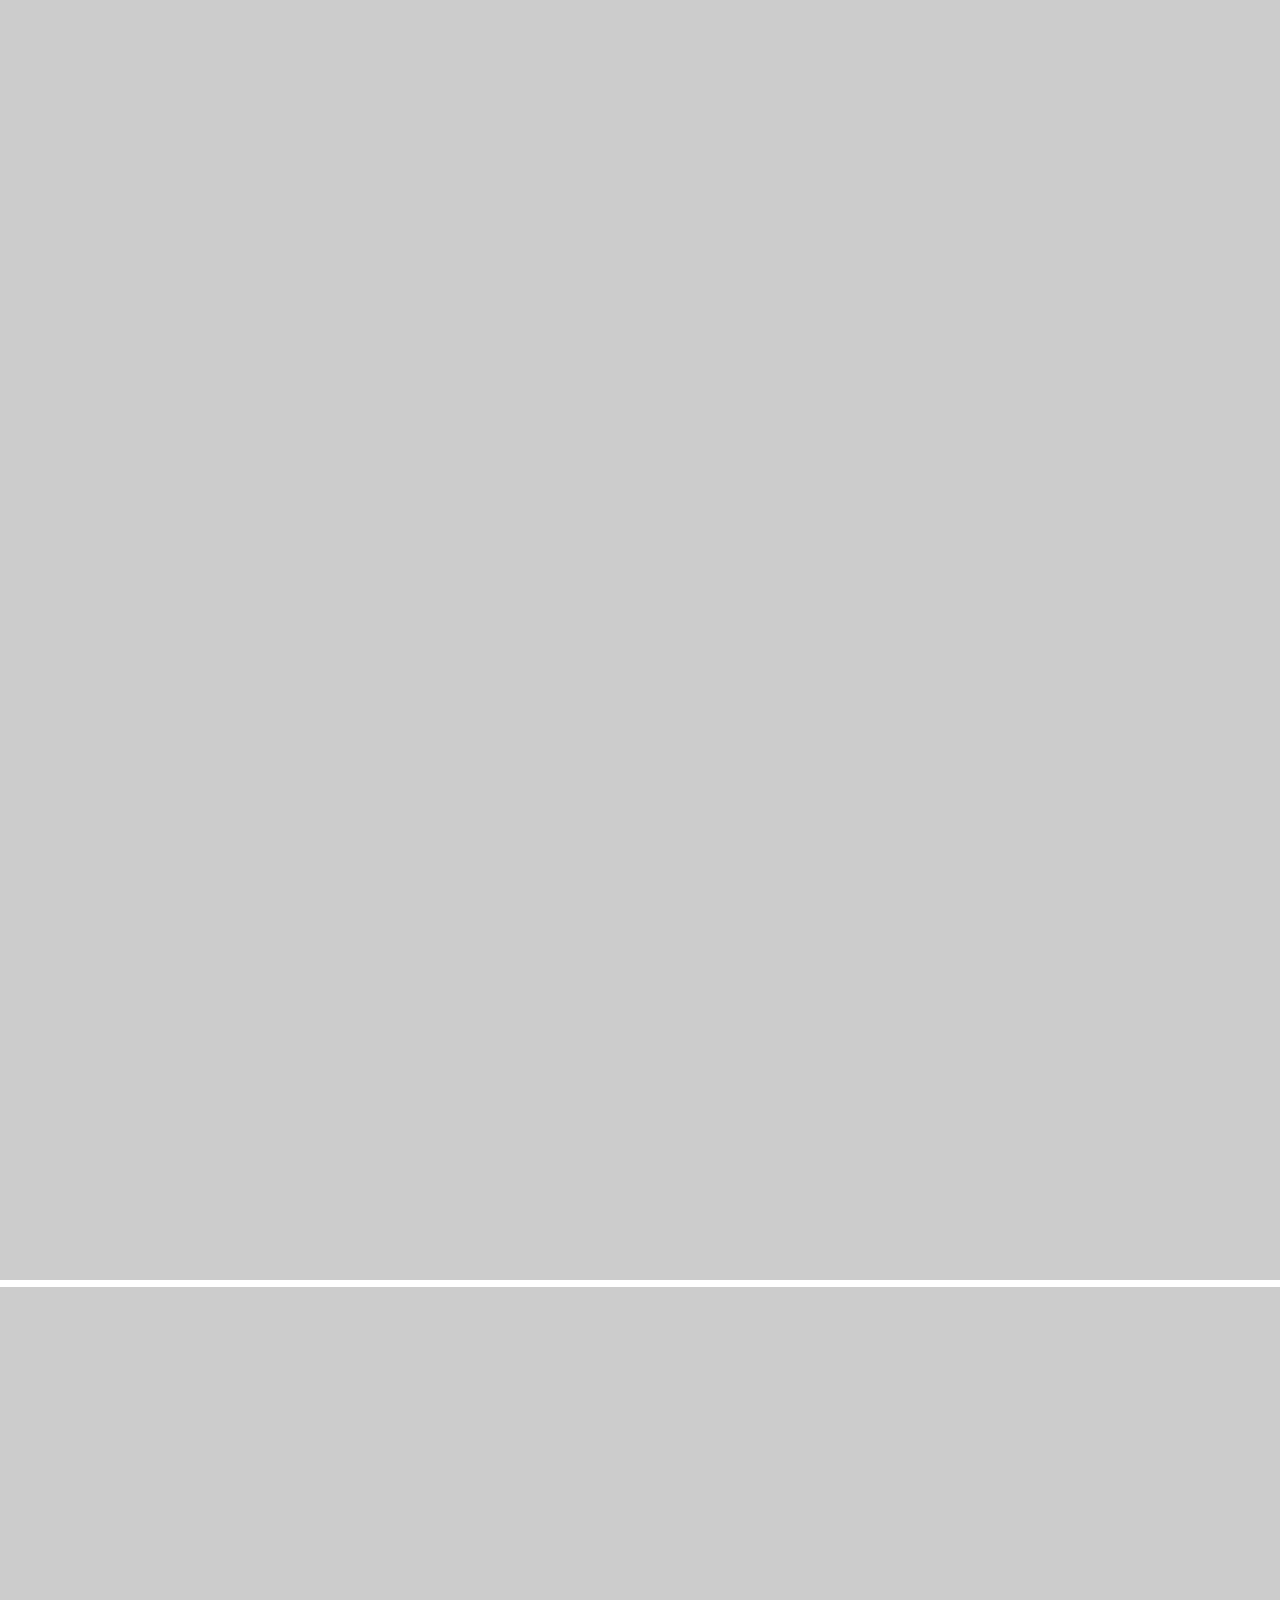
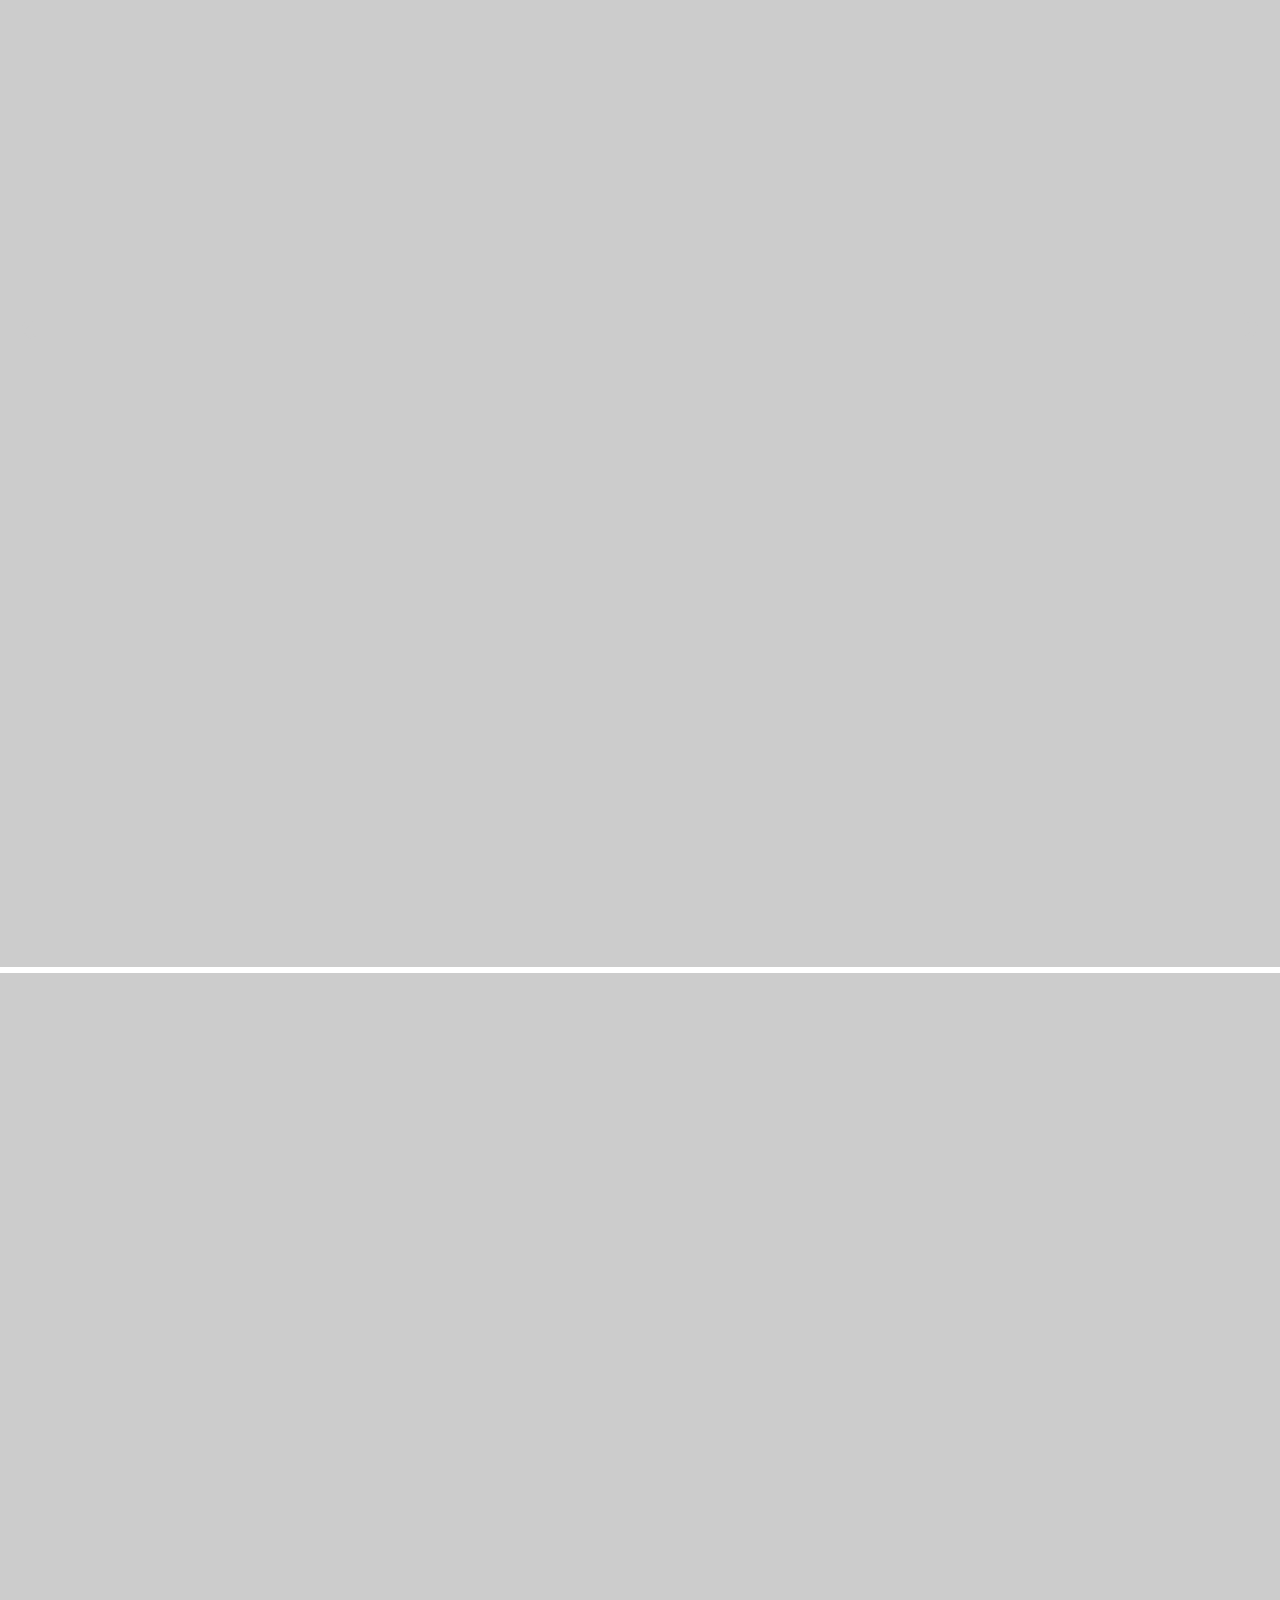
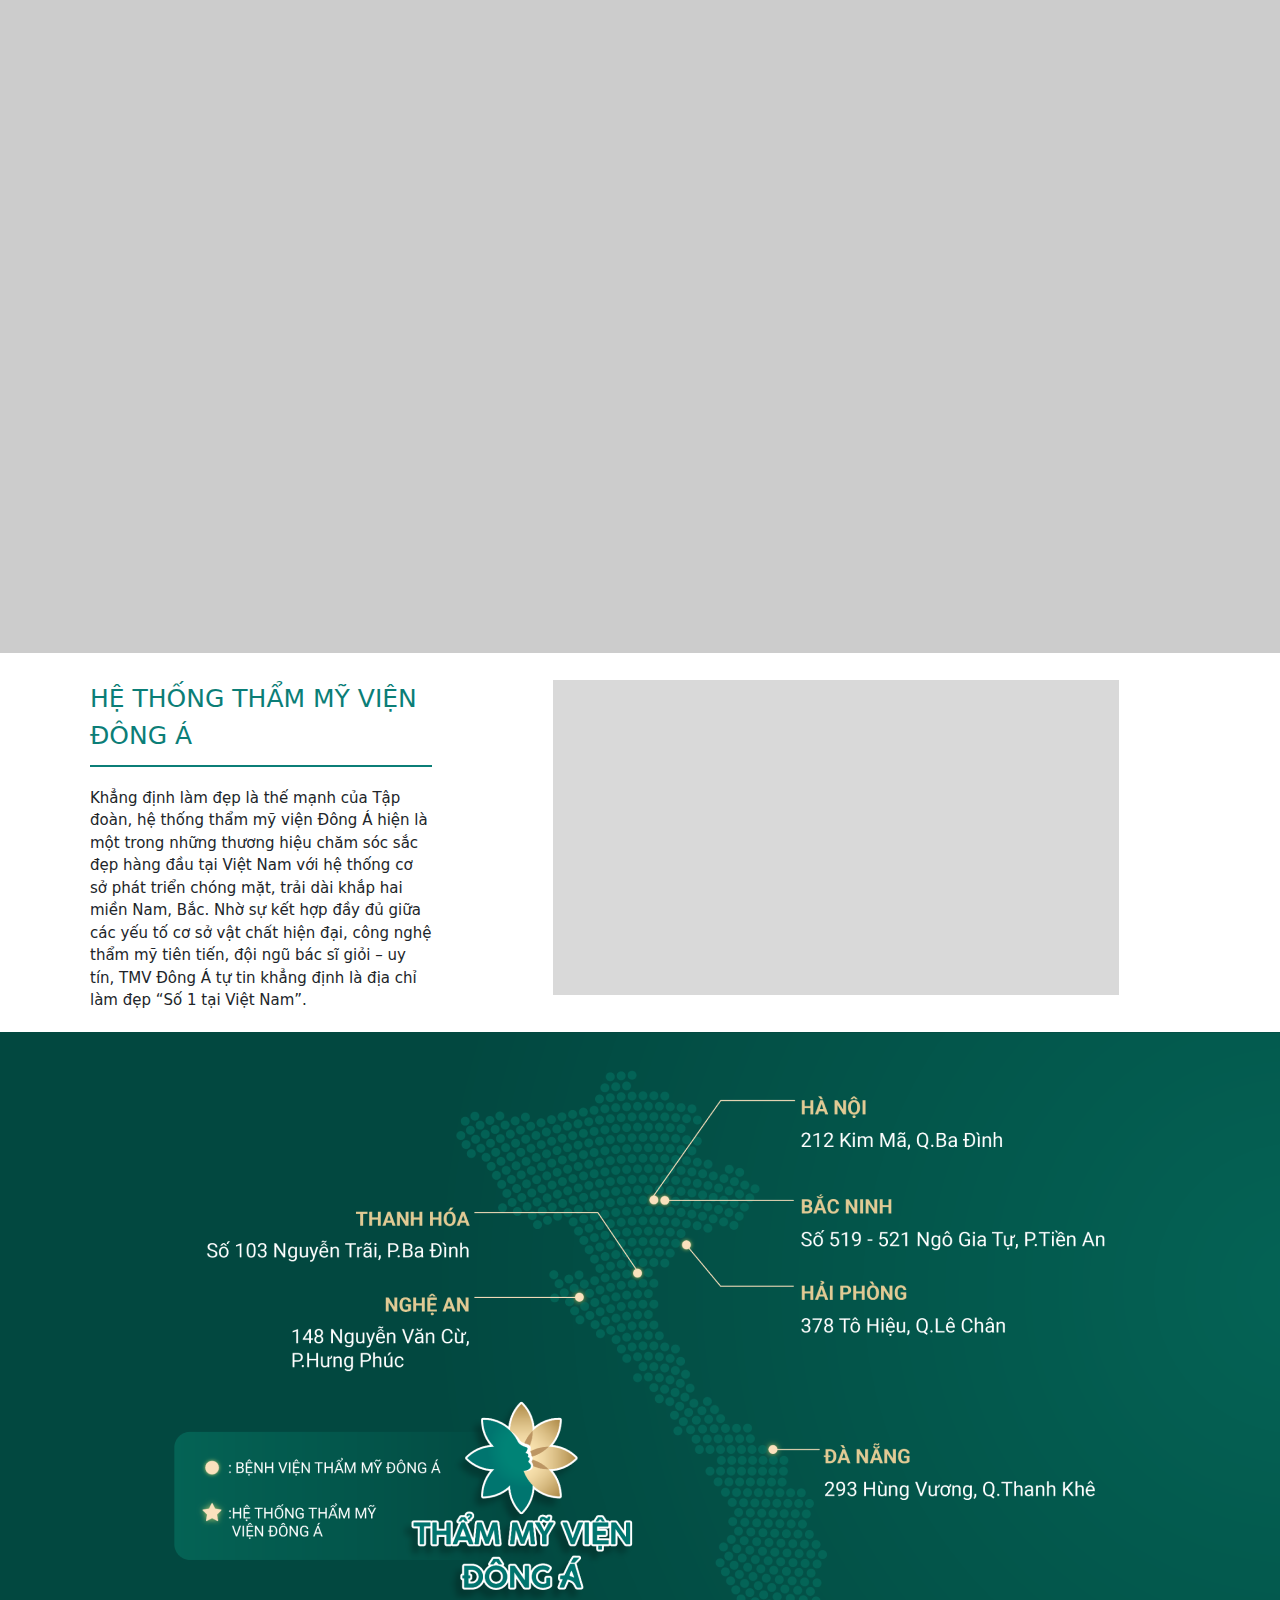
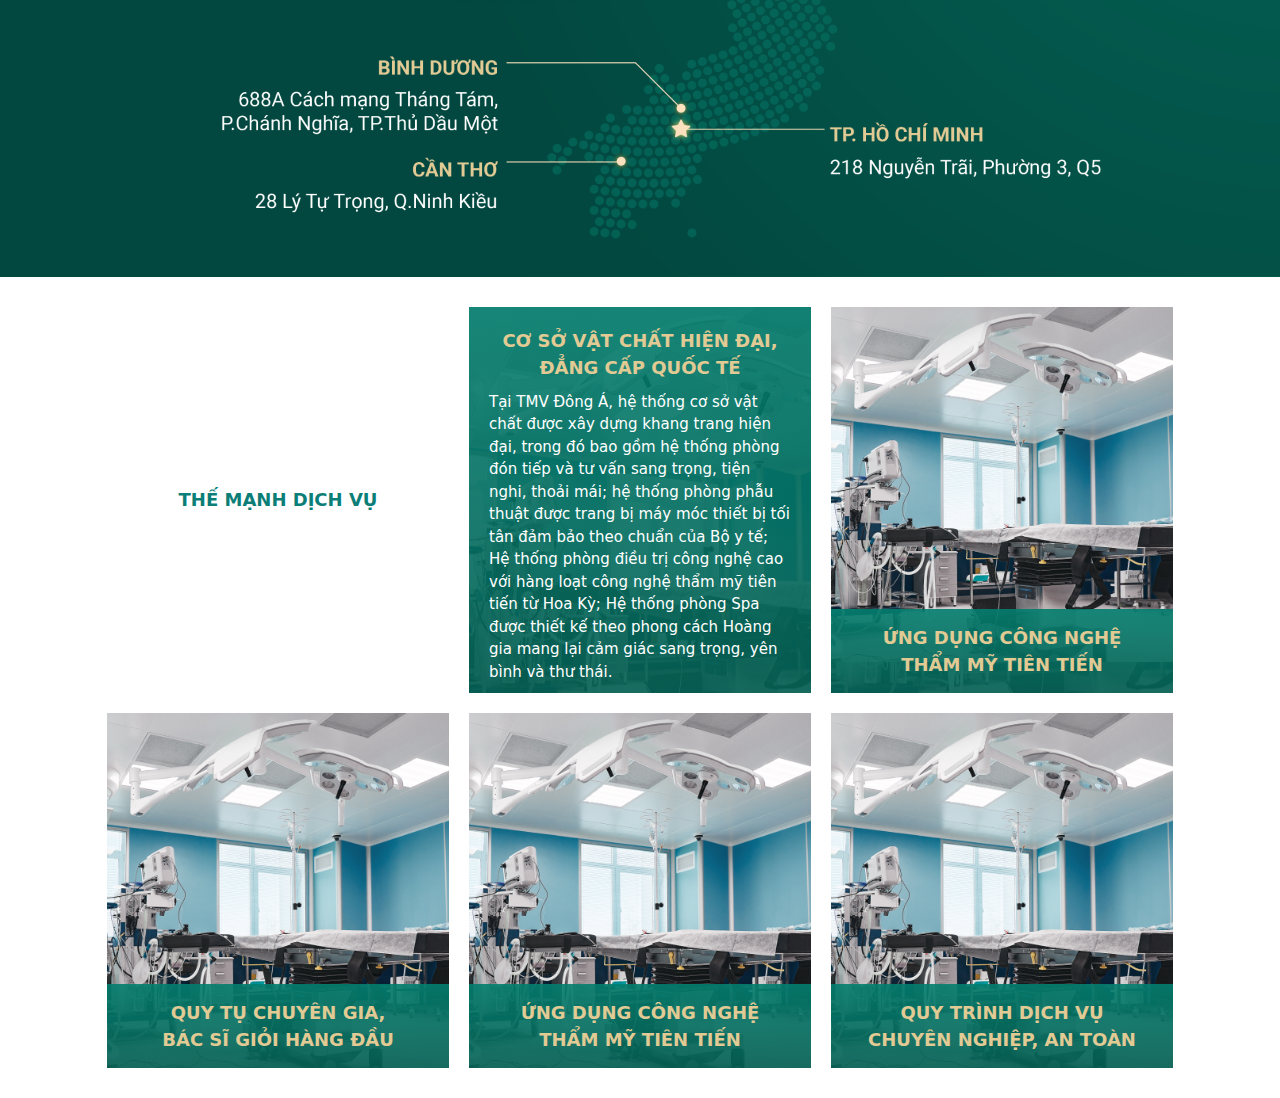
<file: DongA/index.html>
<!DOCTYPE html>
<html xmlns="http://www.w3c.org/1999/xhtml">

<head>
    <meta http-equiv="Content-Type" content="text/html; charset=utf-8" />
    <title></title>
    <meta name="Resource-type" content="Document" />
    <meta property="og:description" content="" />
    <meta property="og:image" content= />
    <meta name="twitter:image" content= />
    <meta name="viewport"
        content="initial-scale=1, width=device-width, maximum-scale=1, minimum-scale=1, user-scalable=no">
    <link rel="stylesheet" href="media/css/style.css?ver7">
</head>

<body>
    <section id="page1" class="screen1">
        <div class="slideshow">
            <div class="slider">
                <div>
                    <img class="tns-lazy"
                        src="[data-uri]"
                        style="width:100%" data-src="media/images/banne1.png" alt="">
                </div>
                <div>
                    <img class="tns-lazy"
                        src="[data-uri]"
                        style="width:100%" data-src="media/images/banne1.png" alt="">
                </div>
                <div>
                    <img class="tns-lazy"
                        src="[data-uri]"
                        style="width:100%" data-src="media/images/banne1.png" alt="">
                </div>
            </div>
            <ul class="controls" id="slider-nav">
                <li class="prev">
                    <span aria-label="Previous">‹</span>
                </li>
                <li class="next">
                    <span aria-label="Next">›</span>
                </li>
            </ul>
        </div>
    </section>

    <section id="page2" class="screen2">
        <div class="container">
            <div class="screen2__box">
                <div class="screen2__item1">
                    <div class="screen2__titleItem">
                        HỆ THỐNG THẨM MỸ VIỆN ĐÔNG Á
                    </div>
                    <div class="screen2__content">
                        Khẳng định làm đẹp là thế mạnh của Tập đoàn, hệ thống thẩm mỹ viện Đông Á hiện là một trong
                        những
                        thương
                        hiệu chăm sóc sắc đẹp hàng đầu tại Việt Nam với hệ thống cơ sở phát triển chóng mặt, trải dài
                        khắp
                        hai
                        miền Nam, Bắc. Nhờ sự kết hợp đầy đủ giữa các yếu tố cơ sở vật chất hiện đại, công nghệ thẩm mỹ
                        tiên
                        tiến, đội ngũ bác sĩ giỏi – uy tín, TMV Đông Á tự tin khẳng định là địa chỉ làm đẹp “Số 1 tại
                        Việt
                        Nam”.
                    </div>
                </div>
                <div class="screen2__item2">
                    <img src="media/images/sc2-img.png" alt="">
                </div>
            </div>
        </div>
    </section>
    <section id="page3" class="screen3">
    </section>
    <section id="page4" class="screen4">
        <div class="container">
            <div class="screen4__box">
                <div class="screen4__item1">
                    <div class="screen4__titleMain">
                        THẾ MẠNH DỊCH VỤ
                    </div>
                </div>
                <div class="screen4__item">
                    <div class="content">
                        <div class="screen4__title">
                            Cơ sở vật chất hiện đại, <br> đẳng cấp quốc tế
                        </div>
                        <div class="screen4__des">
                            Tại TMV Đông Á, hệ thống cơ sở vật chất được xây dựng khang trang hiện đại, trong đó bao gồm
                            hệ
                            thống phòng đón tiếp và tư vấn sang trọng, tiện nghi, thoải mái; hệ thống phòng phẫu thuật
                            được
                            trang bị máy móc thiết bị tối tân đảm bảo theo chuẩn của Bộ y tế; Hệ thống phòng điều trị
                            công
                            nghệ cao với hàng loạt công nghệ thẩm mỹ tiên tiến từ Hoa Kỳ; Hệ thống phòng Spa được thiết
                            kế
                            theo phong cách Hoàng gia mang lại cảm giác sang trọng, yên bình và thư thái.

                        </div>
                    </div>
                </div>
                <div class="screen4__item">
                    <div class="screen4__pic">
                        <img src="media/images/sc4-item1.png" alt="">
                    </div>
                    <div class="screen4__itemTitle">
                        Ứng dụng công nghệ <br> thẩm mỹ tiên tiến

                    </div>
                </div>
                <div class="screen4__item">
                    <div class="screen4__pic">
                        <img src="media/images/sc4-item1.png" alt="">
                    </div>
                    <div class="screen4__itemTitle">
                        Quy tụ chuyên gia, <br> bác sĩ giỏi hàng đầu


                    </div>
                </div>
                <div class="screen4__item">
                    <div class="screen4__pic">
                        <img src="media/images/sc4-item1.png" alt="">
                    </div>
                    <div class="screen4__itemTitle">
                        Ứng dụng công nghệ <br> thẩm mỹ tiên tiến

                    </div>
                </div>
                <div class="screen4__item">
                    <div class="screen4__pic">
                        <img src="media/images/sc4-item1.png" alt="">
                    </div>
                    <div class="screen4__itemTitle">
                        Quy trình dịch vụ <br> chuyên nghiệp, an toàn


                    </div>
                </div>

            </div>
        </div>
    </section>

    <script src="https://benhvienthammydonga.vn/css/lib/lib.min.js"></script>
    <script src="https://benhvienthammydonga.vn/css/lib/tiny-slider.min.js"></script>
    <script src="https://benhvienthammydonga.vn/css/lib/favicon.png"></script>

    <script>
        document.addEventListener("scroll", function () {
            myLazy('img.lazy', 'src');
            myLazy('source.lazy', 'srcset');
            myLazy('.lazy-bg', 'img-bg');
            myLazy('.load', 'loaded');
            myLazy('.slide_run', 'slide');
        });
        // Menu effect move
        scrollClick('.header_1_1_0__list a, a[href="#page10"]');

        function myLazy(sec, attr) {
            const section_loads = document.querySelectorAll(sec);
            let winTop = window.innerHeight;

            for (let i = 0; i < section_loads.length; i++) {
                let pos_top = section_loads[i].getBoundingClientRect().top;
                let pos_bottom = section_loads[i].getBoundingClientRect().bottom;
                if (pos_top <= winTop && pos_bottom >= 0) {
                    switch (attr) {
                        case 'src':
                            section_loads[i].src = section_loads[i].dataset.src;
                            section_loads[i].classList.remove('lazy');
                            break;
                        case 'srcset':
                            section_loads[i].srcset = section_loads[i].dataset.srcset;
                            section_loads[i].classList.remove('lazy');
                            break;
                        case 'img-bg':
                            section_loads[i].classList.remove('lazy-bg');
                            section_loads[i].classList.add('img-bg');
                            break;
                        case 'loaded':
                            section_loads[i].classList.remove('load');
                            section_loads[i].classList.add('loaded');
                            break;
                        case 'slide':
                            section_loads[i].classList.add('slide');
                            break;
                        default:
                            console.log(`Sorry, we are out of ${attr}.`);
                    }

                }
            }
        }


        // Mobile Menu Click
        // Add Class : 1. Name Button / 2. Name Object / 3. Name Class Add
        addClass('.header_1_1_0__menu', '.header_1_1_0__main', 'active');
        addClass('.header_1_1_0__menu', '.header_1_1_0__bg', 'active');

        // Remove Class : 1. Name Button / 2. Name Object / 3. Name Class Add
        removeClass('.header_1_1_0__bg', '.header_1_1_0__main', 'active');
        removeClass('.header_1_1_0__bg', '.header_1_1_0__bg', 'active');
        removeClass('.header_1_1_0__box a', '.header_1_1_0__main', 'active');
        removeClass('.header_1_1_0__box a', '.header_1_1_0__bg', 'active');

        var tabLinks = document.querySelectorAll(".tablinks");
        var tabContent = document.querySelectorAll(".tabcontent");

        tabLinks.forEach(function (el) {
            el.addEventListener("click", openTabs);
        });
    </script>
    <script>
        //off modal map 
        const regs = document.querySelectorAll('.reg');
        for (let reg of regs) {
            reg.addEventListener('click', () => {
                document.querySelector('#modal-map').style.display = 'none';
            })
        }
    </script>

    <script>
        var slider = tns({
            container: '.slider',
            items: 1,
            slideBy: 'page',
            autoplay: false,
            autoplayButtonOutput: false,
            mouseDrag: true,
            lazyload: true,
            lazyloadSelector: '.tns-lazy',
            autoHeight: true,
            nav: true,
            navPosition: 'bottom',
            controlsContainer: '#slider-nav',
        });
    </script>



</body>

</html>
</file>
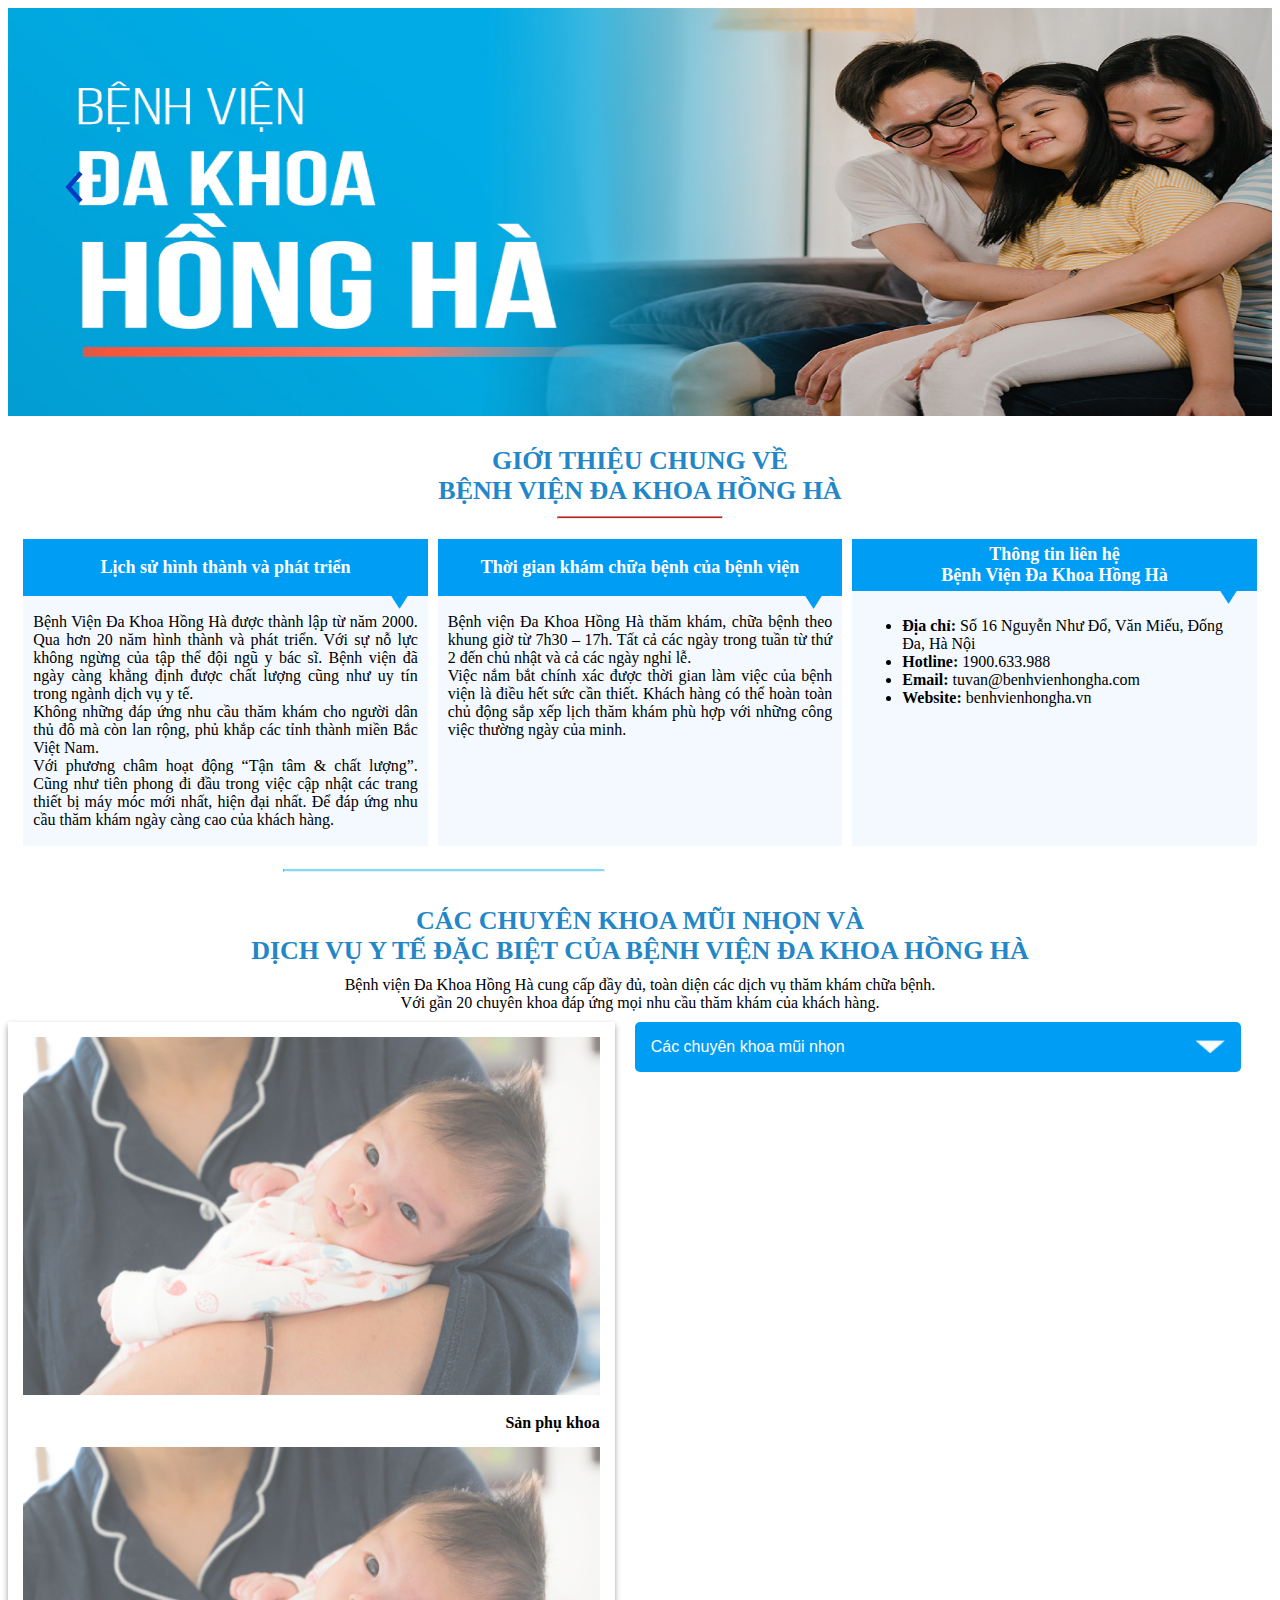
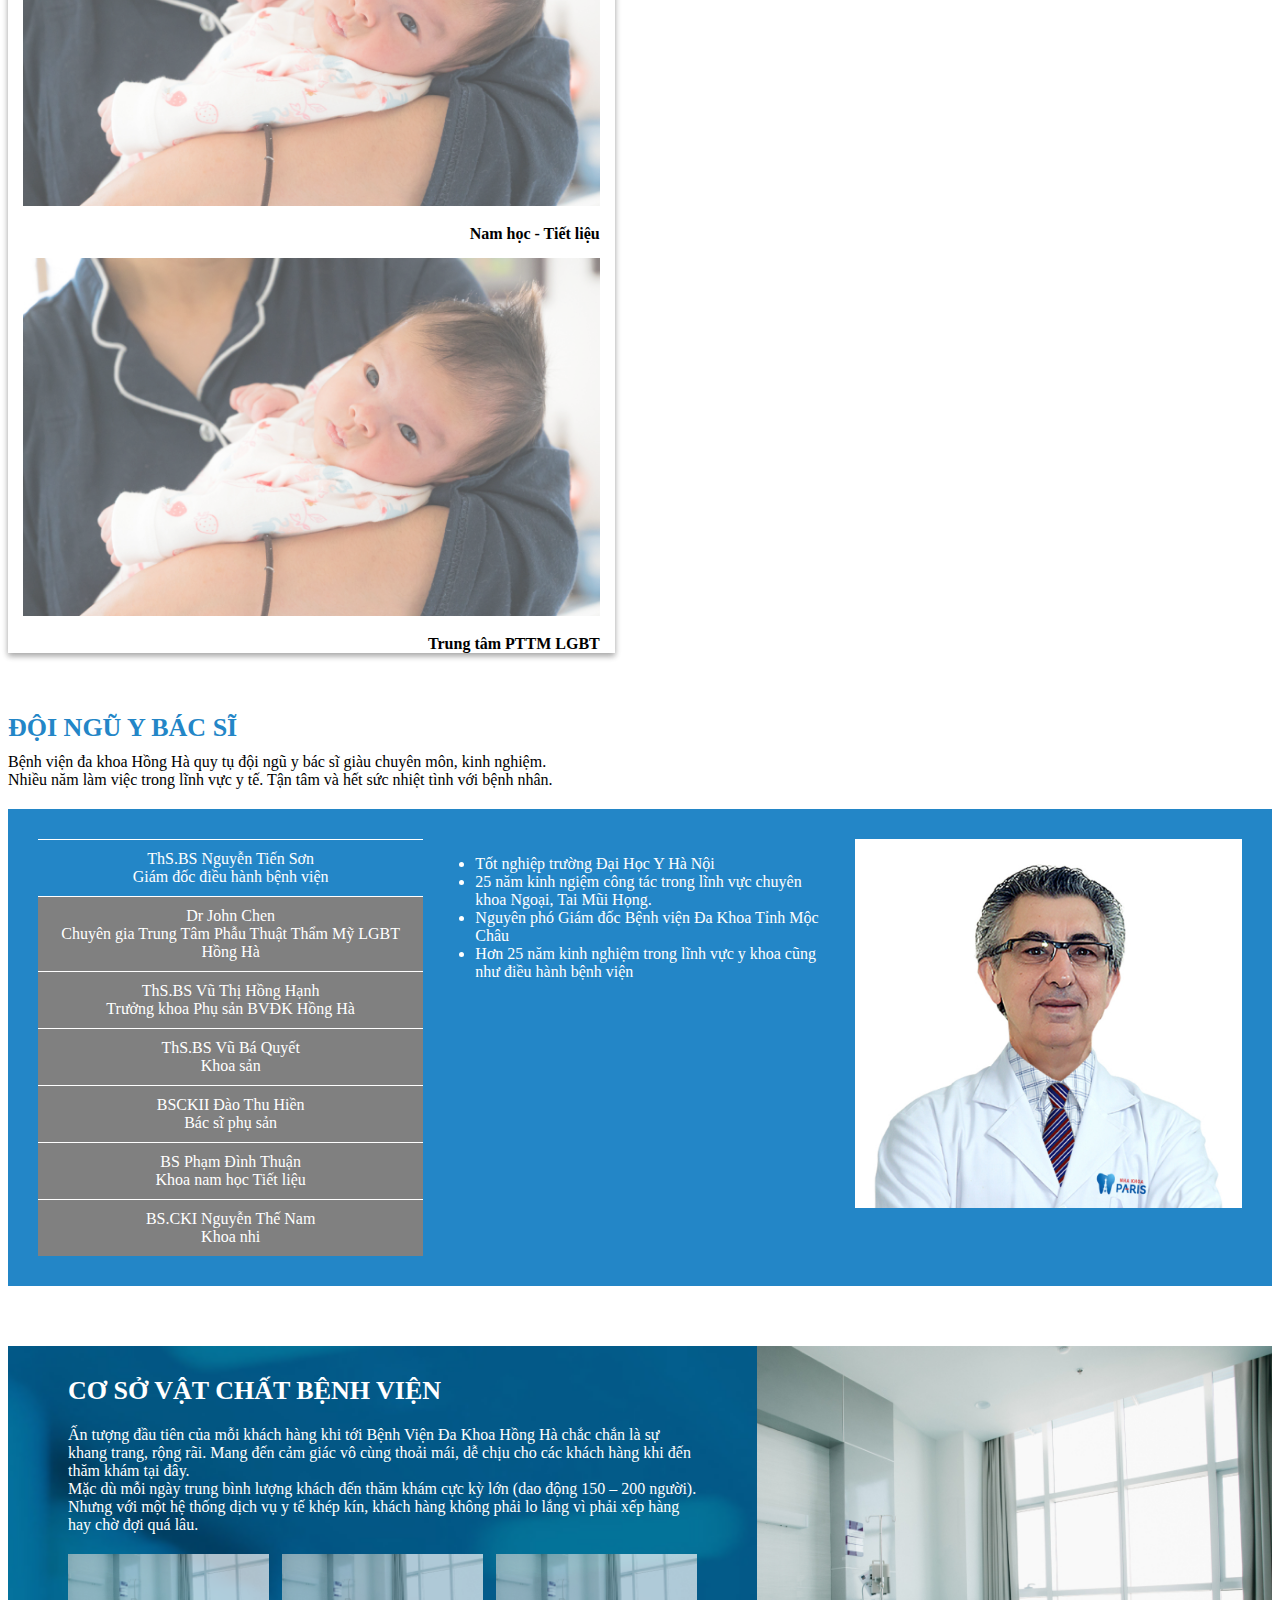
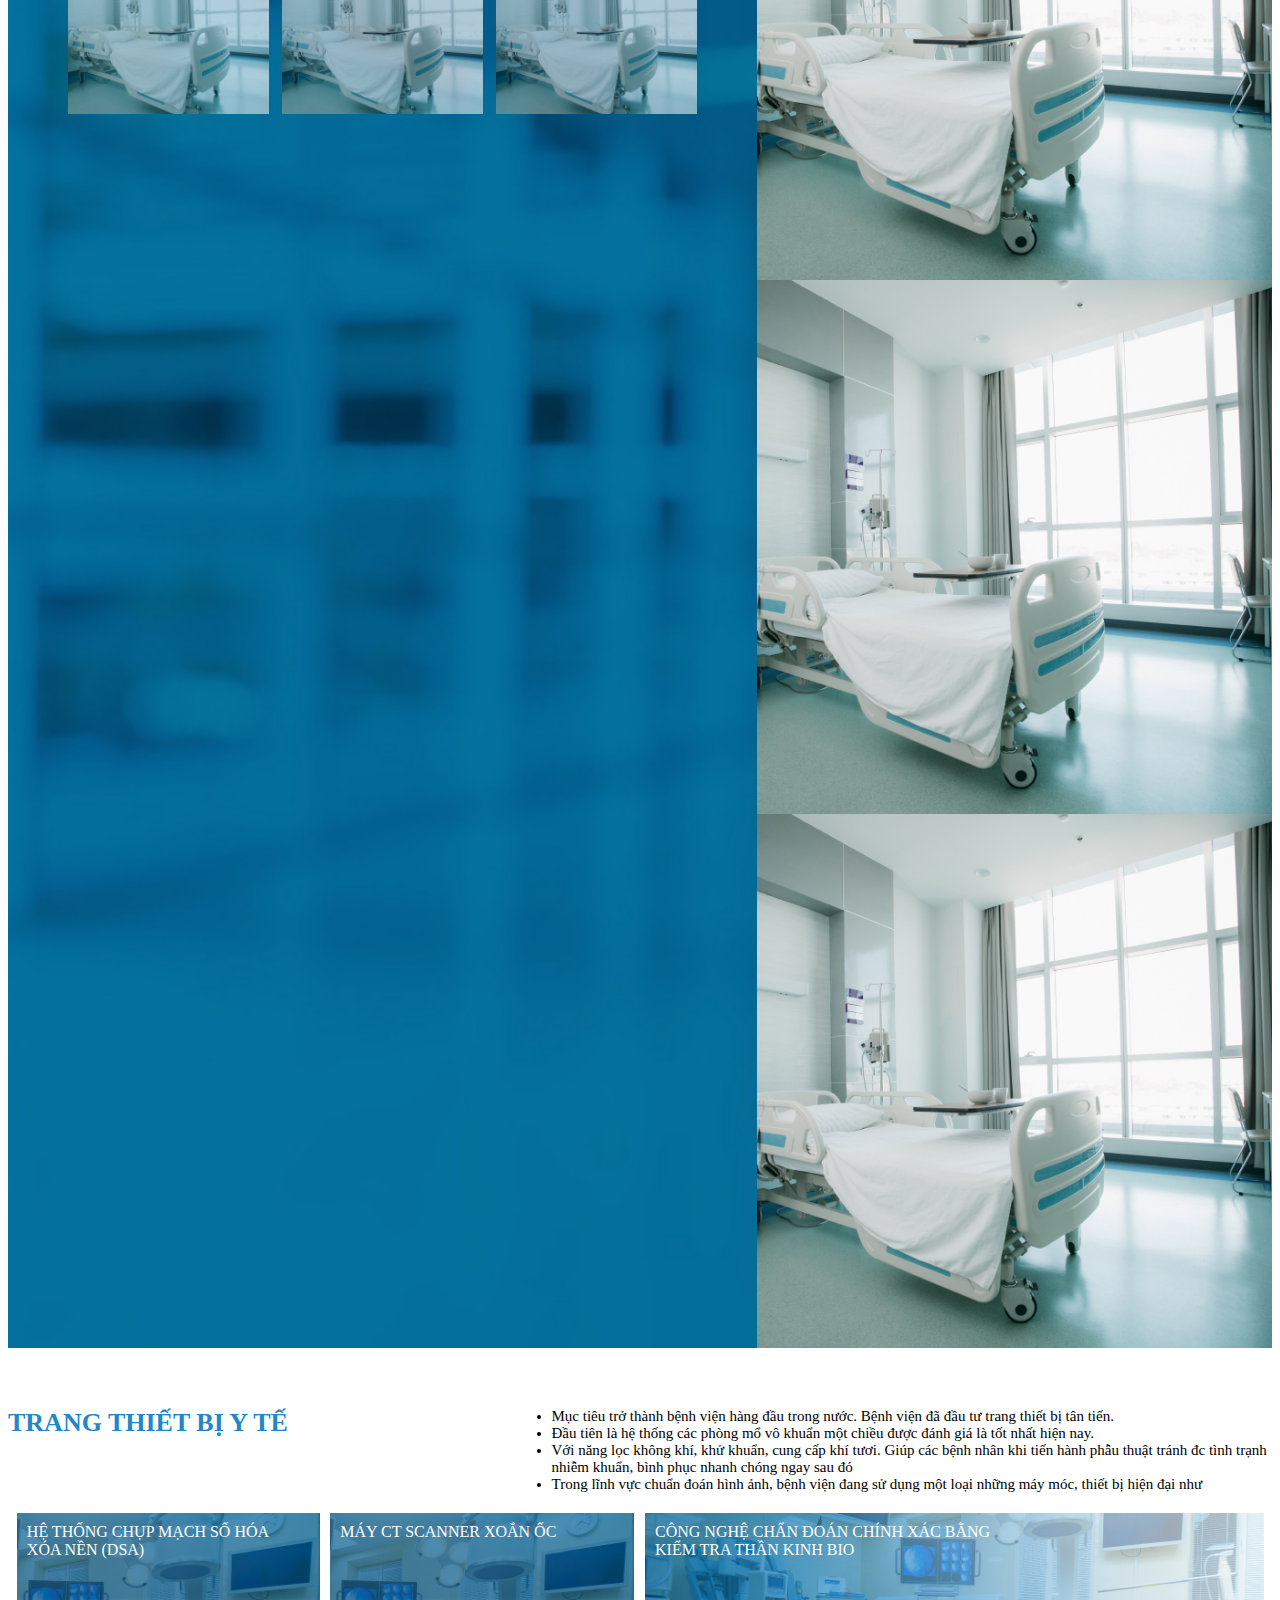
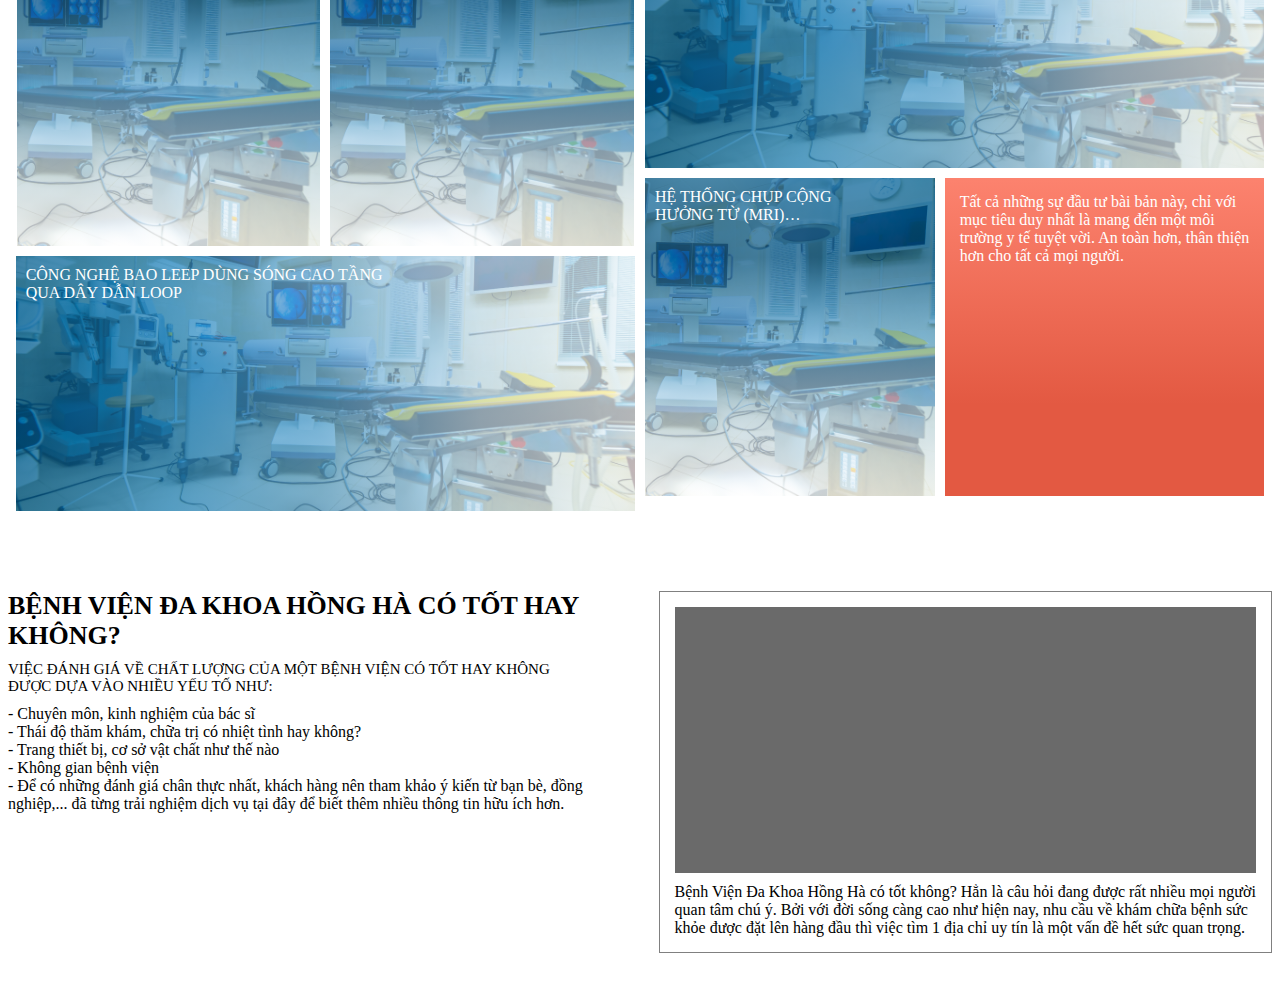
<file: HongHa/index.html>
<!DOCTYPE html>
<html lang="en">

<head>
    <meta charset="UTF-8">
    <meta http-equiv="X-UA-Compatible" content="IE=edge">
    <meta name="viewport" content="width=device-width, initial-scale=1.0">
    <title>hongha</title>
    <link rel="stylesheet" href="https://huudinh.github.io/media/css/style-min.css">
    <link rel="stylesheet" href="media/sass/hongha.css">
</head>

<body>
    <section class="screen1">
        <div id="slider1" class="slider responsive"></div>
    </section>
    <section class="screen2">
        <div class="container">
            <div class="screen2__title">
                giới thiệu chung về <br> bệnh viện đa khoa hồng hà
                <hr>
            </div>
            <div class="screen2__box">
                <div class="screen2__item">
                    <div class="screen2__des screen2__des-1">
                        Lịch sử hình thành và phát triển
                    </div>
                    <img width="20" height="17" src="media/images/page2-icon.png" alt="">
                    <div class="screen2__text">
                        Bệnh Viện Đa Khoa Hồng Hà được thành lập từ năm 2000. Qua hơn 20 năm hình thành và phát triển.
                        Với sự nỗ lực không ngừng của tập thể đội ngũ y bác sĩ. Bệnh viện đã ngày càng khẳng định được
                        chất lượng cũng như uy tín trong ngành dịch vụ y tế.
                        <br>
                        Không những đáp ứng nhu cầu thăm khám cho người dân thủ đô mà còn lan rộng, phủ khắp các tỉnh
                        thành miền Bắc Việt Nam.
                        <br>
                        Với phương châm hoạt động “Tận tâm & chất lượng”. Cũng như tiên phong đi đầu trong việc cập nhật
                        các trang thiết bị máy móc mới nhất, hiện đại nhất. Để đáp ứng nhu cầu thăm khám ngày càng cao
                        của khách hàng.
                    </div>
                </div>
                <div class="screen2__item">
                    <div class="screen2__des">
                        Thời gian khám chữa bệnh của bệnh viện
                    </div>
                    <img width="20" height="17" src="media/images/page2-icon.png" alt="">
                    <div class="screen2__text">
                        Bệnh viện Đa Khoa Hồng Hà thăm khám, chữa bệnh theo khung giờ từ 7h30 – 17h. Tất cả các ngày
                        trong tuần từ thứ 2 đến chủ nhật và cả các ngày nghỉ lễ.
                        <br>
                        Việc nắm bắt chính xác được thời gian làm việc của bệnh viện là điều hết sức cần thiết. Khách
                        hàng có thể hoàn toàn chủ động sắp xếp lịch thăm khám phù hợp với những công việc thường ngày
                        của minh.
                    </div>
                </div>
                <div class="screen2__item">
                    <div class="screen2__des screen2__des-3">
                        Thông tin liên hệ <br> Bệnh Viện Đa Khoa Hồng Hà
                    </div>
                    <img width="20" height="17" src="media/images/page2-icon.png" alt="">
                    <div class="screen2__contact">
                        <ul>
                            <li><b>Địa chỉ:</b> Số 16 Nguyễn Như Đổ, Văn Miếu, Đống Đa, Hà Nội</li>
                            <li><b>Hotline:</b> 1900.633.988</li>
                            <li><b>Email:</b> tuvan@benhvienhongha.com</li>
                            <li><b>Website:</b> benhvienhongha.vn</li>
                        </ul>
                    </div>
                </div>
            </div>
        </div>
    </section>
    <section class="screen3">
        <div class="container">
            <div class="screen3__title">
                các chuyên khoa mũi nhọn và <br>dịch vụ y tế đặc biệt của bệnh viện đa khoa hồng hà
            </div>
            <div class="screen3__des">
                Bệnh viện Đa Khoa Hồng Hà cung cấp đầy đủ, toàn diện các dịch vụ thăm khám chữa bệnh. <br>
                Với gần 20 chuyên khoa đáp ứng mọi nhu cầu thăm khám của khách hàng.
            </div>
            <div class="screen3__box">
                <div class="screen3__item screen3__item-1">
                    <div class="screen3__pic">
                        <div class="screen3__slider">
                            <div class="screen3__content">
                                <div class="screen3__img">
                                    <img width="517" height="321" src="media/images/page3-p1.jpg" alt="">
                                </div>
                                <div class="screen3__name">
                                    Sản phụ khoa
                                </div>
                            </div>
                            <div class="screen3__content">
                                <div class="screen3__img">
                                    <img width="517" height="321" src="media/images/page3-p1.jpg" alt="">
                                </div>
                                <div class="screen3__name">
                                    Nam học - Tiết liệu
                                </div>
                            </div>
                            <div class="screen3__content">
                                <div class="screen3__img">
                                    <img width="517" height="321" src="media/images/page3-p1.jpg" alt="">
                                </div>
                                <div class="screen3__name">
                                    Trung tâm PTTM LGBT
                                </div>
                            </div>
                        </div>
                    </div>
                </div>
                <div class="screen3__item">
                    <div class="dropdown">
                        <button class="screen3__detail">Các chuyên khoa mũi nhọn <img width="28" height="23"
                                src="media/images/page3-icon.png" alt=""></button>
                        <div class="screen3__text">
                            <a href="#">Sản phụ khoa</a>
                            <a href="#">Trung tâm PTTM LGBT</a>
                            <a href="#">Nam học - Tiết liệu</a>
                            <a href="#">Phẫu thuật thẩm mỹ</a>
                            <a href="#">Khoa nội</a>
                            <a href="#">Khoa ngoại</a>
                            <a href="#">Khoa nhi</a>
                            <a href="#">Khoa Tai - Mũi - Họng</a>
                            <a href="#">Khoa ngoại - Tiết niệu</a>
                            <a href="#">Khoa chấn thương chỉnh hình</a>
                            <a href="#">Khoa răng - hàm - mặt</a>
                            <a href="#">Khoa mắt</a>
                            <a href="#">Khoa gan mật - Tiêu hóa</a>
                            <a href="#">Khoa ung- bướu</a>
                            <a href="#">Khoa nội tiết</a>
                            <a href="#">Khoa da liễu</a>
                            <a href="#">Khoa cận lâm sàn</a>
                        </div>
                    </div>
                </div>
            </div>
        </div>
    </section>
    <section class="screen4">
        <div class="container">
            <div class="screen4__title">
                đội ngũ y bác sĩ
            </div>
            <div class="screen4__des">
                Bệnh viện đa khoa Hồng Hà quy tụ đội ngũ y bác sĩ giàu chuyên môn, kinh nghiệm.
                <br>Nhiều năm làm việc trong lĩnh vực y tế. Tận tâm và hết sức nhiệt tình với bệnh nhân.
            </div>
            <div class="screen4__box">
                <div class="screen4__item screen4__item-1">
                    <div class="screen4__doctor active">
                        <ul>
                            <li>ThS.BS Nguyễn Tiến Sơn</li>
                            <li>Giám đốc điều hành bệnh viện</li>
                        </ul>
                    </div>
                    <div class="screen4__doctor">
                        <ul>
                            <li>Dr John Chen</li>
                            <li>Chuyên gia Trung Tâm Phẫu Thuật Thẩm Mỹ LGBT Hồng Hà</li>
                        </ul>
                    </div>
                    <div class="screen4__doctor">
                        <ul>
                            <li>ThS.BS Vũ Thị Hồng Hạnh</li>
                            <li>Trưởng khoa Phụ sản BVĐK Hồng Hà</li>
                        </ul>
                    </div>
                    <div class="screen4__doctor">
                        <ul>
                            <li>ThS.BS Vũ Bá Quyết</li>
                            <li>Khoa sản</li>
                        </ul>
                    </div>
                    <div class="screen4__doctor">
                        <ul>
                            <li>BSCKII Đào Thu Hiền</li>
                            <li>Bác sĩ phụ sản</li>
                        </ul>
                    </div>
                    <div class="screen4__doctor">
                        <ul>
                            <li>BS Phạm Đình Thuận</li>
                            <li>Khoa nam học Tiết liệu</li>
                        </ul>
                    </div>
                    <div class="screen4__doctor">
                        <ul>
                            <li>BS.CKI Nguyễn Thế Nam</li>
                            <li>Khoa nhi</li>
                        </ul>
                    </div>

                </div>
                <div class="screen4__detail">
                    <div class="screen4__info">
                        <ul>
                            <li>Tốt nghiệp trường Đại Học Y Hà Nội</li>
                            <li>25 năm kinh ngiệm công tác trong lĩnh vực chuyên khoa Ngoại, Tai Mũi Họng.</li>
                            <li>Nguyên phó Giám đốc Bệnh viện Đa Khoa Tỉnh Mộc Châu</li>
                            <li>Hơn 25 năm kinh nghiệm trong lĩnh vực y khoa cũng như điều hành bệnh viện</li>
                        </ul>
                    </div>
                    <div class="screen4__pic">
                        <img width="332" height="317" src="media/images/page4-p1.jpg" alt="">
                    </div>
                </div>
                <div class="screen4__note">
                    <hr>Đội ngũ y bác sĩ Bệnh viện Đa Khoa Hồng Hà
                </div>
            </div>
        </div>
    </section>

    <section class="screen5">
        <div class="container">
            <div class="screen5__box">
                <div class="screen5__item">
                    <div class="screen5__title">
                        cơ sở vật chất bệnh viện
                    </div>
                    <div class="screen5__des">
                        Ấn tượng đầu tiên của mỗi khách hàng khi tới Bệnh Viện Đa Khoa Hồng Hà chắc chắn là sự khang
                        trang, rộng rãi.
                        Mang đến cảm giác vô cùng thoải mái, dễ chịu cho các khách hàng khi đến thăm khám tại đây.
                        <br> Mặc dù mỗi ngày trung bình lượng khách đến thăm khám cực kỳ lớn (dao động 150 – 200 người).
                        Nhưng với một hệ thống dịch vụ y tế khép kín,
                        khách hàng không phải lo lắng vì phải xếp hàng hay chờ đợi quá lâu.
                    </div>
                    <div class="screen5__detail">
                        <div class="screen5__img">
                            <img src="media/images/page5-item-1.jpg" alt="">
                        </div>
                        <div class="screen5__img">
                            <img src="media/images/page5-item-1.jpg" alt="">
                        </div>
                        <div class="screen5__img">
                            <img src="media/images/page5-item-1.jpg" alt="">
                        </div>
                    </div>
                </div>
                <div class="screen5__content">
                    <div class="screen5__slider">
                        <div class="screen5__pic">
                            <img src="media/images/page5-p1.jpg" alt="">
                        </div>
                        <div class="screen5__pic">
                            <img src="media/images/page5-p1.jpg" alt="">
                        </div>
                        <div class="screen5__pic">
                            <img src="media/images/page5-p1.jpg" alt="">
                        </div>
                    </div>
                </div>
            </div>
        </div>
    </section>
    <section class="screen6">
        <div class="container">
            <div class="screen6__title">
                TRANG THIẾT BỊ Y TẾ
                <div class="screen6__des">
                    <ul>
                        <li>Mục tiêu trở thành bệnh viện hàng đầu trong nước. Bệnh viện đã đầu tư trang thiết bị tân
                            tiến.</li>
                        <li>Đầu tiên là hệ thống các phòng mổ vô khuẩn một chiều được đánh giá là tốt nhất hiện nay.
                        </li>
                        <li>Với năng lọc không khí, khử khuẩn, cung cấp khí tươi. Giúp các bệnh nhân khi tiến hành phẫu
                            thuật tránh đc tình trạnh nhiễm khuẩn, bình phục nhanh chóng ngay sau đó</li>
                        <li>Trong lĩnh vực chuẩn đoán hình ảnh, bệnh viện đang sử dụng một loại những máy móc, thiết bị
                            hiện đại như</li>
                    </ul>
                </div>
            </div>
            <div class="screen6__box">
                <div class="screen6__item">
                    <div class="screen6__content screen6__content-1">
                        <div class="screen6__img">
                            <img src="media/images/page6-p1.jpg" alt="">
                            <span>hệ thống chụp mạch số hóa xóa nền (DSA)</span>
                        </div>
                        <div class="screen6__img">
                            <img src="media/images/page6-p1.jpg" alt="">
                            <span>Máy CT Scanner xoắn ốc</span>
                        </div>
                    </div>
                    <div class="screen6__pic">
                        <img src="media/images/page6-p2.jpg" alt="">
                        <span>Công nghệ bao Leep dùng sóng cao tầng qua dây dẫn Loop</span>
                    </div>

                </div>
                <div class="screen6__item">
                    <div class="screen6__pic">
                        <img src="media/images/page6-p2.jpg" alt="">
                        <span>Công nghệ chẩn đoán chính xác bằng kiểm tra thần kinh BIO</span>
                    </div>
                    <div class="screen6__content screen6__content-2">
                        <div class="screen6__img">
                            <img src="media/images/page6-p1.jpg" alt="">
                            <span>Hệ thống chụp cộng hưởng từ (MRI)…</span>
                        </div>
                        <div class="screen6__text">
                            Tất cả những sự đầu tư bài bản này, chỉ với mục tiêu duy nhất là mang đến một môi trường y
                            tế tuyệt vời. An toàn hơn, thân thiện hơn cho tất cả mọi người.
                        </div>
                    </div>
                </div>
            </div>
        </div>
    </section>
    <section class="screen7">
        <div class="container">
            <div class="screen7__box">
                <div class="screen7__item">
                    <div class="screen7__title">
                        bệnh viện đa khoa hồng hà có tốt hay không?
                    </div>
                    <div class="screen7__des">
                        việc đánh giá về chất lượng của một bệnh viện có tốt hay không được dựa vào nhiều yếu tố như:
                    </div>
                    <div class="screen7__content">
                        <ul>
                            <li>- Chuyên môn, kinh nghiệm của bác sĩ</li>
                            <li>- Thái độ thăm khám, chữa trị có nhiệt tình hay không?</li>
                            <li>- Trang thiết bị, cơ sở vật chất như thế nào</li>
                            <li>- Không gian bệnh viện</li>
                            <li>- Để có những đánh giá chân thực nhất, khách hàng nên tham khảo ý kiến từ bạn bè, đồng
                                nghiệp,... đã từng trải nghiệm dịch vụ tại đây để biết thêm nhiều thông tin hữu ích hơn.
                            </li>
                        </ul>
                    </div>
                </div>
                <div class="screen7__item screen7__item-2">
                    <div class="screen7__pic">
                        <img src="media/images/page7-p1.jpg" alt="">
                    </div>
                    <div class="screen7__text">
                        Bệnh Viện Đa Khoa Hồng Hà có tốt không? Hẳn là câu hỏi đang được rất nhiều mọi người quan tâm
                        chú ý. Bởi với đời sống càng cao như hiện nay, nhu cầu về khám chữa bệnh sức khỏe được đặt lên
                        hàng đầu thì việc tìm 1 địa chỉ uy tín là một vấn đề hết sức quan trọng.
                    </div>
                </div>
            </div>
        </div>
    </section>

    <script src="media/js/commit.js"></script>
    <script src="https://benhvienthammykangnam.com.vn/css/lib/lib.min.js"></script>
    <script src="https://benhvienthammykangnam.com.vn/css/lib/tiny-slider.min.js"></script>
    <script>
        if (window.screen.width > 767) {
            buildSlider(slider1, 'slider1'); // Array, ID

            setInterval(() => {
                nextSlide(slider1, 'slider1');
            }, 8000);
        } else {
            buildSliderMobile(slider1mb, 'slider1');

            setInterval(() => {
                buildSliderMobileRand(slider1mb, 'slider1')
            }, 8000);
        }
    </script>
    <script>

        var screen3_slider = tns({
            container: '.screen3__slider',
            items: 1,
            slideBy: 'page',
            autoplay: true,
            autoplayButtonOutput: false,
            mouseDrag: true,
            lazyload: true,
            gutter: 10,
            // lazyloadSelector: '.tns-lazy',
            autoHeight: true,
            navPosition: 'bottom',
            controlsPosition: 'bottom',
            gutter: 10,
            slideBy: 1,
            controls: true,
            loop: false,
        });
        var screen5_slider = tns({
            container: '.screen5__slider',
            items: 1,
            slideBy: 'page',
            autoplay: true,
            autoplayButtonOutput: false,
            mouseDrag: true,
            lazyload: true,
            gutter: 10,
            // lazyloadSelector: '.tns-lazy',
            autoHeight: true,
            navPosition: 'bottom',
            controlsPosition: 'bottom',
            gutter: 10,
            slideBy: 1,
            controls: true,
            loop: false,
        });
    </script>
</body>

</html>
</file>
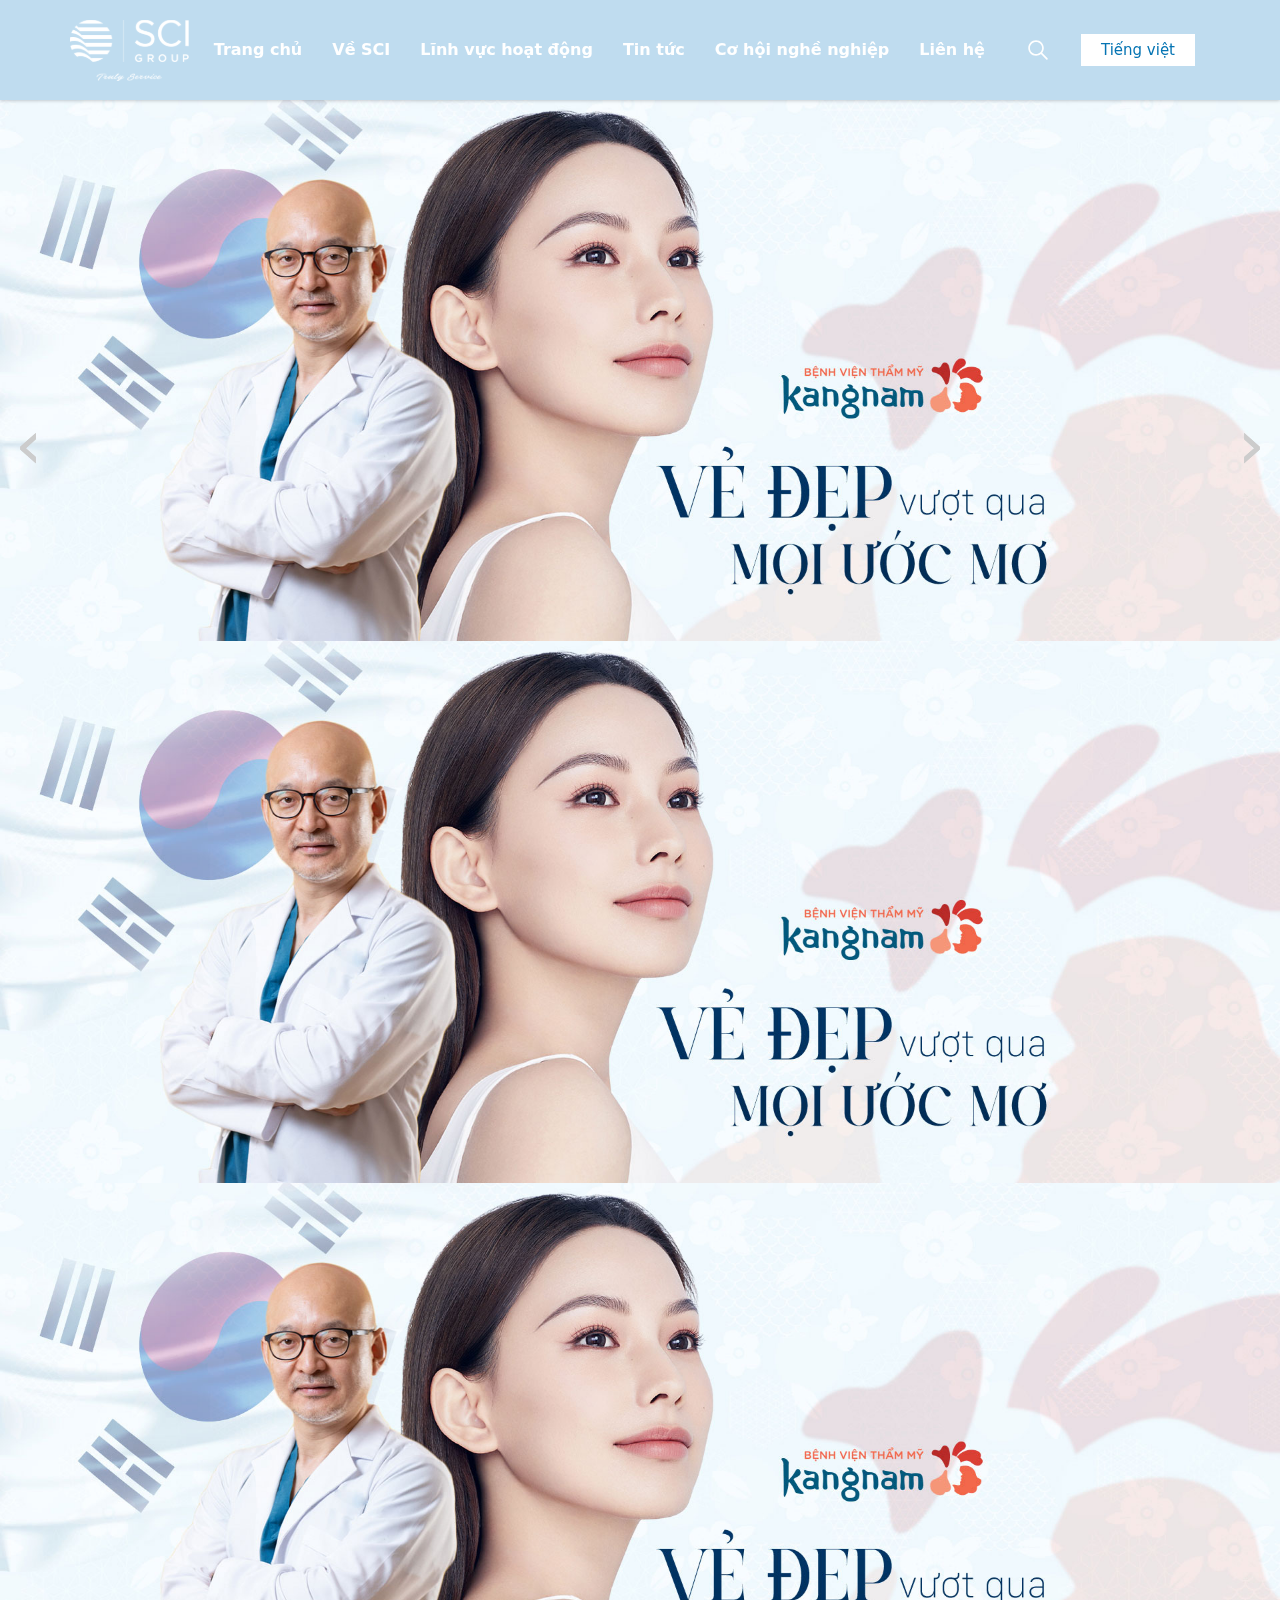
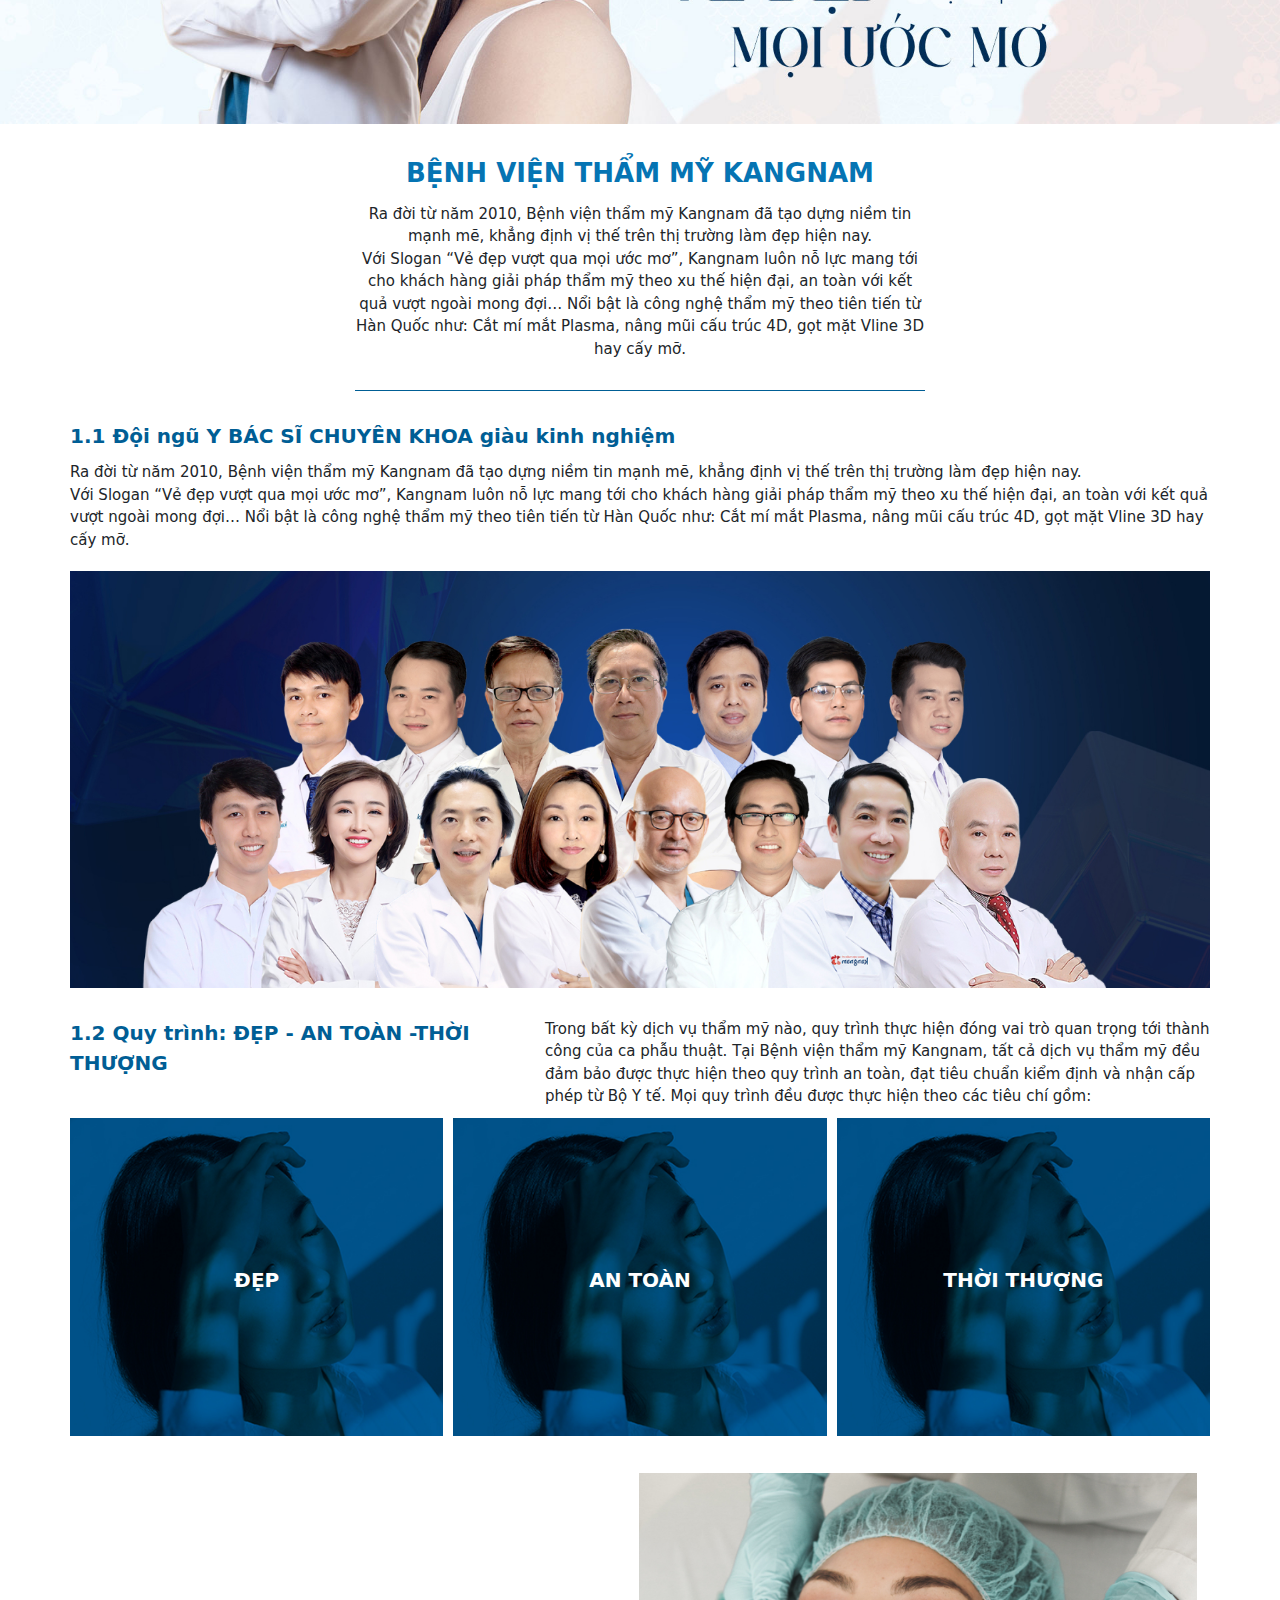
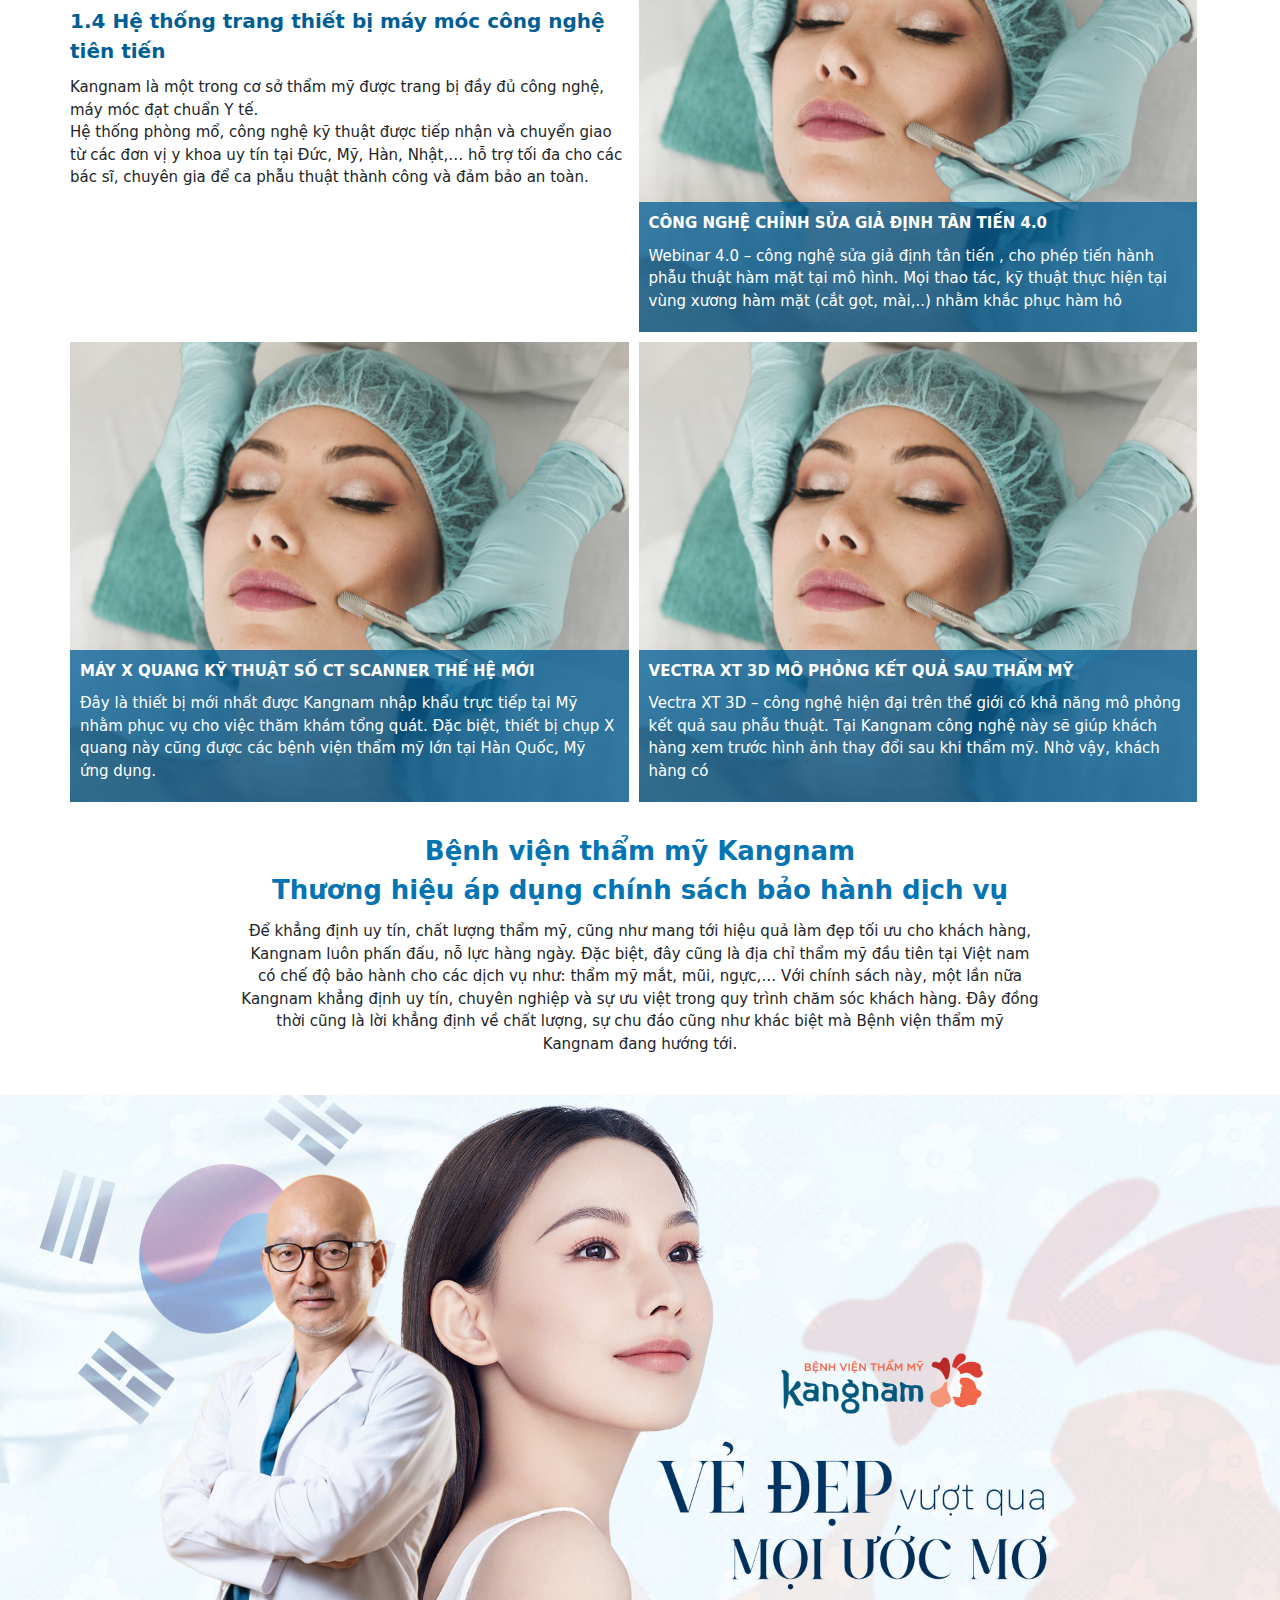
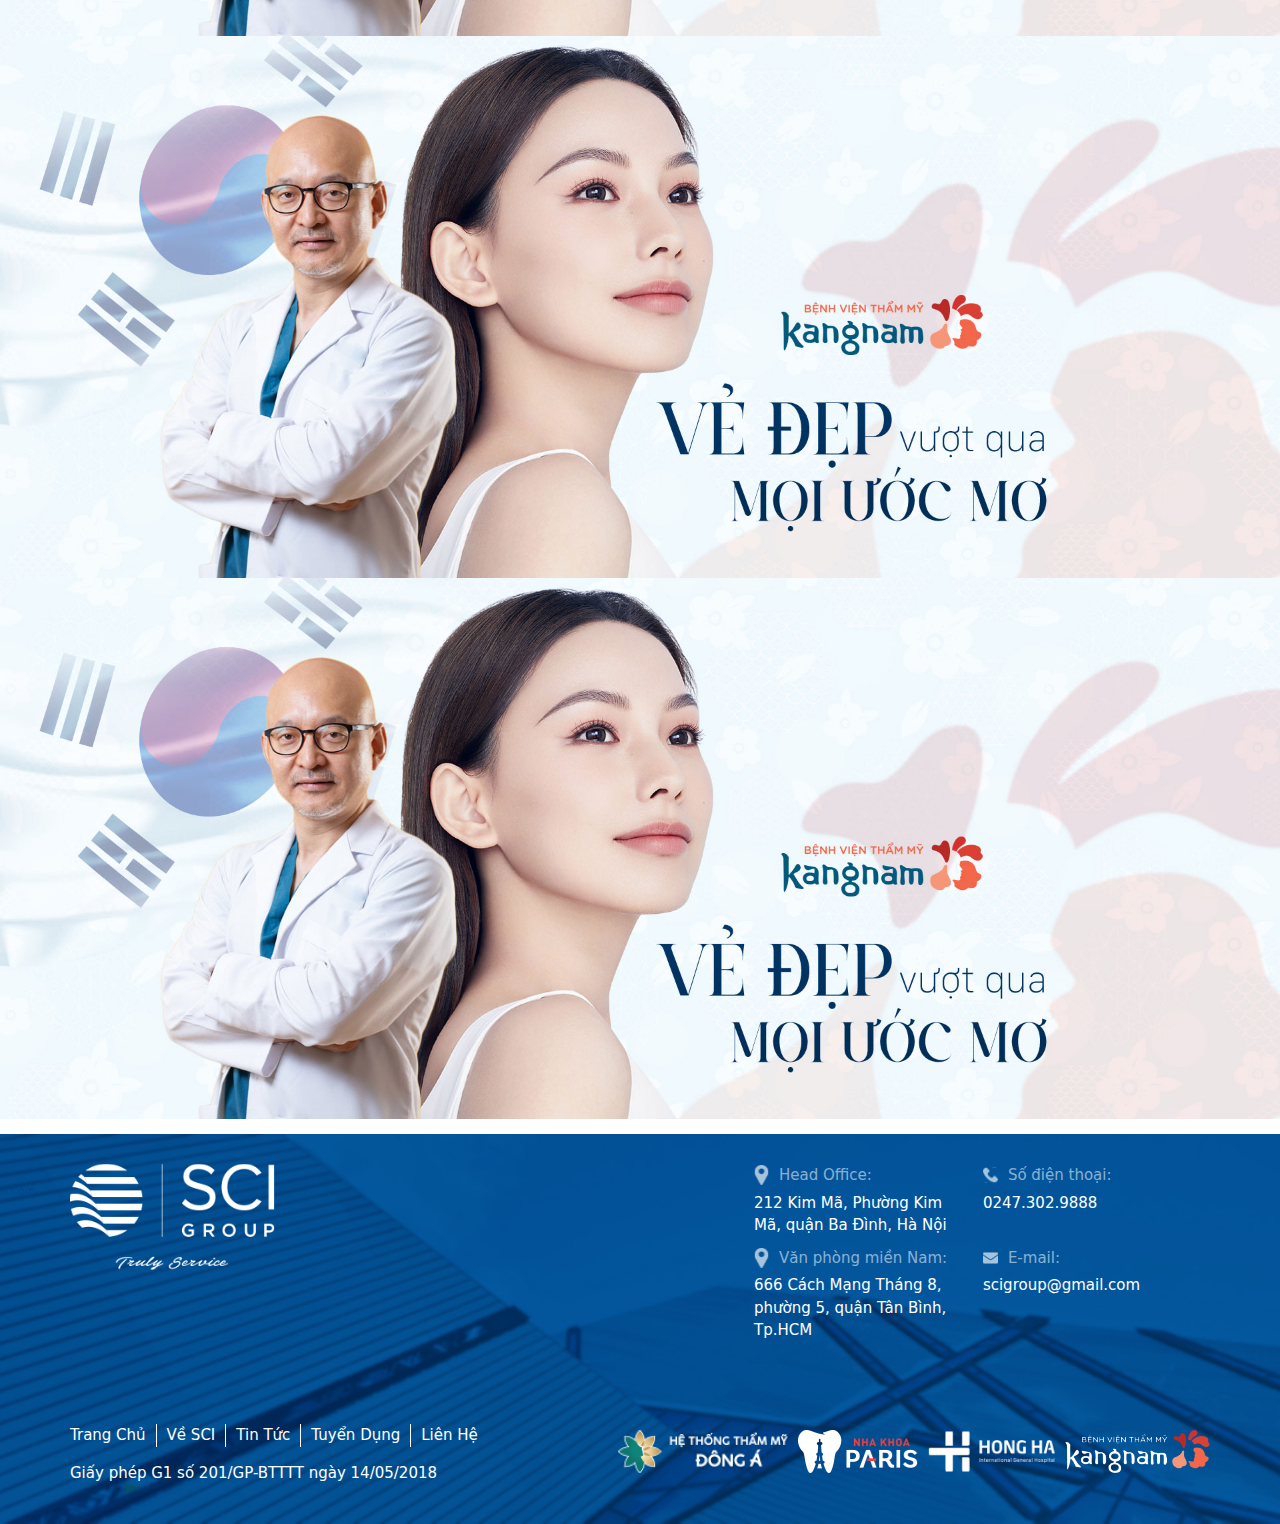
<file: KangNam/index.html>
<!DOCTYPE html>
<html lang="en">

<head>
    <meta charset="UTF-8">
    <meta http-equiv="X-UA-Compatible" content="IE=edge">

    <meta name="viewport" content="width=device-width, initial-scale=1.0">
    <title>KANGNAM</title>
    <link rel="stylesheet" href="media/sass/style.css">
</head>

<body>
    <header class="header_sci_1_0_0">
        <div class="container">
            <div class="header_sci_1_0_0__box">
                <div class="header_sci_1_0_0__nav" id="headerMenuBtn">
                    <img width="30" height="30" src="media/images/header-menu.svg" alt="">
                </div>
                <h1 class="header_sci_1_0_0__logo">
                    <a href="#">
                        <img width="240" height="78" src="media/images/header-logo.svg" alt="">
                    </a>
                </h1>
                <ul class="header_sci_1_0_0__list" id="headerSideBar">
                    <h1 class="header_sci_1_0_0__logoMb">
                        <a href="#">
                            <img width="240" height="78" src="media/images/header-logo.svg" alt="">
                        </a>
                    </h1>
                    <li class="header_sci_1_0_0__item">
                        <a class="header_sci_1_0_0__link">Trang chủ</a>
                    </li>
                    <li class="header_sci_1_0_0__item">
                        <a class="header_sci_1_0_0__link">Về SCI</a>
                        <div class="header_sci_1_0_0__dropdown">
                            <div class="header_sci_1_0_0__dropdownCate">
                                <ul>
                                    <li><a href="#">Tầm nhìn, sứ mệnh, giá trị cốt lõi</a> </li>
                                    <li><a href="#">Lịch sử hình thành</a></li>
                                    <li><a href="#">Hệ thống quản trị</a></li>
                                    <li><a href="#">Văn hóa ứng xử</a></li>
                                    <li><a href="#">Triết lí kinh doanh</a></li>
                                </ul>
                            </div>
                        </div>
                    </li>
                    <li class="header_sci_1_0_0__item">
                        <a class="header_sci_1_0_0__link">Lĩnh vực hoạt động</a>
                        <div class="header_sci_1_0_0__dropdown">
                            <div class="header_sci_1_0_0__dropdownCate">
                                <ul>
                                    <li><a href="#">Thẩm mỹ</a> </li>
                                    <li><a href="#">Nha khoa</a> </li>
                                    <li><a href="#">Y tế chuyên khoa</a> </li>
                                </ul>
                            </div>
                        </div>
                    </li>
                    <li class="header_sci_1_0_0__item">
                        <a href="#" class="header_sci_1_0_0__link">Tin tức</a>
                    </li>

                    <li class="header_sci_1_0_0__item">
                        <a class="header_sci_1_0_0__link">Cơ hội nghề nghiệp</a>
                        <div class="header_sci_1_0_0__dropdown">
                            <div class="header_sci_1_0_0__dropdownCate">
                                <ul>
                                    <li><a href="#">Các vị trí tuyển dụng</a> </li>
                                    <li><a href="#">Chế độ đãi ngộ</a> </li>
                                    <li><a href="#">Quy trình tuyển dụng</a> </li>
                                </ul>
                            </div>
                        </div>
                    </li>
                    <li class="header_sci_1_0_0__item">
                        <a href="" class="header_sci_1_0_0__link">Liên hệ</a>

                    </li>
                    <li class="header_sci_1_0_0__item">
                        <button class="header_sci_1_0_0__btn">
                            <img width="26" height="26" src="media/images/header-search-white.svg" alt="">
                        </button>
                    </li>
                    <li class="header_sci_1_0_0__item">
                        <div class="header_sci_1_0_0__language">
                            <div class="header_sci_1_0_0__vn">
                                <a href="#">Tiếng việt</a>
                            </div>
                            <div class="header_sci_1_0_0__eng">
                                <a href="">English</a>
                            </div>
                        </div>

                    </li>
                </ul>
                <div class="header_sci_1_0_0__bg" id="headerBg"></div>
                <div class="header_sci_1_0_0__btnGroup">
                    <a href="tel:1900633988">
                        <img width="20" height="20" src="media/images/header-call-m.svg" alt="">
                    </a>
                    <button>
                        <img width="15" height="15" src="media/images/header-search-white.svg" alt="">
                    </button>
                </div>
            </div>
        </div>
    </header>
    <section class="screen1">
        <div class="screen1__slideshow">
            <div class="screen1__slider">
                <div>
                    <img src="media/images/kn-pic1.jpg" alt="">
                </div>
                <div>
                    <img src="media/images/kn-pic1.jpg" alt="">
                </div>
                <div>
                    <img src="media/images/kn-pic1.jpg" alt="">
                </div>
            </div>
            <ul class="controls" id="slider-nav">
                <li class="prev">
                    <span aria-label="Previous">‹</span>
                </li>
                <li class="next">
                    <span aria-label="Next">›</span>
                </li>
            </ul>
        </div>
    </section>
    <section class="screen2">
        <div class="container">
            <div class="screen2__box">
                <p class="screen2__title">
                    BỆNH VIỆN THẨM MỸ KANGNAM
                </p>
                <p class="screen2__des">
                    Ra đời từ năm 2010, Bệnh viện thẩm mỹ Kangnam đã tạo dựng niềm tin mạnh mẽ, khẳng định vị thế trên
                    thị trường làm đẹp hiện nay.
                    <br>
                    Với Slogan “Vẻ đẹp vượt qua mọi ước mơ”, Kangnam luôn nỗ lực mang tới cho khách hàng giải pháp thẩm
                    mỹ theo xu thế hiện đại, an toàn với kết quả vượt ngoài mong đợi… Nổi bật là công nghệ thẩm mỹ theo
                    tiên tiến từ Hàn Quốc như: Cắt mí mắt Plasma, nâng mũi cấu trúc 4D, gọt mặt Vline 3D hay cấy mỡ.
                </p>
            </div>
        </div>
    </section>
    <section class="screen3">
        <div class="container">
            <p class="screen3__title">
                1.1 Đội ngũ Y BÁC SĨ CHUYÊN KHOA giàu kinh nghiệm
            </p>
            <p class="screen3__des">
                Ra đời từ năm 2010, Bệnh viện thẩm mỹ Kangnam đã tạo dựng niềm tin mạnh mẽ, khẳng định vị thế trên
                thị trường làm đẹp hiện nay.
                <br>
                Với Slogan “Vẻ đẹp vượt qua mọi ước mơ”, Kangnam luôn nỗ lực mang tới cho khách hàng giải pháp thẩm
                mỹ theo xu thế hiện đại, an toàn với kết quả vượt ngoài mong đợi… Nổi bật là công nghệ thẩm mỹ theo
                tiên tiến từ Hàn Quốc như: Cắt mí mắt Plasma, nâng mũi cấu trúc 4D, gọt mặt Vline 3D hay cấy mỡ.
            </p>
            <div class="screen3__bg">
                <img src="media/images/kn-pic2.jpg" alt="">
            </div>
        </div>
    </section>
    <section class="screen4">
        <div class="container">
            <div class="screen4__box">
                <p class="screen4__title">1.2 Quy trình: ĐẸP - AN TOÀN -THỜI THƯỢNG</p>
                <p class="screen4__des">
                    Trong bất kỳ dịch vụ thẩm mỹ nào, quy trình thực hiện đóng vai trò quan trọng tới thành công của ca
                    phẫu thuật. Tại Bệnh viện thẩm mỹ Kangnam, tất cả dịch vụ thẩm mỹ đều đảm bảo được thực hiện theo
                    quy trình an toàn, đạt tiêu chuẩn kiểm định và nhận cấp phép từ Bộ Y tế. Mọi quy trình đều được thực
                    hiện theo các tiêu chí gồm:
                </p>
            </div>
            <div class="screen4__list">
                <div class="screen4__item">
                    <img src="media/images/kn-pic3.jpg" alt="">
                    <p>ĐẸP</p>
                </div>
                <div class="screen4__item">
                    <img src="media/images/kn-pic3.jpg" alt="">
                    <p>AN TOÀN</p>
                </div>
                <div class="screen4__item">
                    <img src="media/images/kn-pic3.jpg" alt="">
                    <p>THỜI THƯỢNG</p>
                </div>
            </div>
        </div>
    </section>
    <section class="screen5">
        <div class="container">
            <div class="screen5__box">
                <div class="screen5__item screen5__cus">
                    <p class="screen5__title">
                        1.4 Hệ thống trang thiết bị máy móc công nghệ tiên tiến
                    </p>
                    <p class="screen5__des">
                        Kangnam là một trong cơ sở thẩm mỹ được trang bị đầy đủ công nghệ, máy móc đạt chuẩn Y tế.
                        <br> Hệ thống phòng mổ, công nghệ kỹ thuật được tiếp nhận và chuyển giao từ các đơn vị y khoa uy
                        tín tại
                        Đức, Mỹ, Hàn, Nhật,… hỗ trợ tối đa cho các bác sĩ, chuyên gia để ca phẫu thuật thành công và đảm
                        bảo an toàn.

                    </p>
                </div>
                <div class="screen5__item">
                    <img src="media/images/kn-pic4.jpg" alt="">
                    <div class="screen5__info">
                        <p class="screen5__name">Công nghệ chỉnh sửa giả định tân tiến 4.0</p>
                        <p>Webinar 4.0 – công nghệ sửa giả định tân tiến , cho phép tiến hành phẫu
                            thuật hàm mặt tại mô hình.
                            Mọi thao tác, kỹ thuật thực hiện tại vùng xương hàm mặt (cắt gọt, mài,..) nhằm khắc phục hàm
                            hô
                        </p>
                    </div>
                </div>
                <div class="screen5__item">
                    <img src="media/images/kn-pic4.jpg" alt="">
                    <div class="screen5__info">
                        <p class="screen5__name">Máy X quang kỹ thuật số CT Scanner thế hệ mới</p>
                        <p>Đây là thiết bị mới nhất được Kangnam nhập khẩu trực tiếp tại Mỹ nhằm
                            phục
                            vụ cho việc thăm khám tổng quát. Đặc biệt, thiết bị chụp X quang này cũng được các bệnh viện
                            thẩm mỹ lớn tại Hàn Quốc, Mỹ ứng dụng.</p>
                    </div>
                </div>
                <div class="screen5__item">
                    <img src="media/images/kn-pic4.jpg" alt="">
                    <div class="screen5__info">
                        <p class="screen5__name">Vectra XT 3D mô phỏng kết quả sau thẩm mỹ</p>
                        <p>Vectra XT 3D – công nghệ hiện đại trên thế giới có khả năng mô phỏng
                            kết
                            quả sau phẫu thuật.
                            Tại Kangnam công nghệ này sẽ giúp khách hàng xem trước hình ảnh thay đổi sau khi thẩm mỹ.
                            Nhờ
                            vậy, khách hàng có</p>
                    </div>
                </div>
            </div>
        </div>
    </section>
    <section class="screen6">
        <div class="container">
            <div class="screen6__box">
                <p class="screen6__title">
                    Bệnh viện thẩm mỹ Kangnam
                    <br>
                    Thương hiệu áp dụng chính sách bảo hành dịch vụ
                </p>
                <p class="screen6__des">
                    Để khẳng định uy tín, chất lượng thẩm mỹ, cũng như mang tới hiệu quả làm đẹp tối ưu cho khách hàng,
                    Kangnam luôn phấn đấu, nỗ lực hàng ngày. Đặc biệt, đây cũng là địa chỉ thẩm mỹ đầu tiên tại Việt nam
                    có chế độ bảo hành cho các dịch vụ như: thẩm mỹ mắt, mũi, ngực,… Với chính sách này, một lần nữa
                    Kangnam khẳng định uy tín, chuyên nghiệp và sự ưu việt trong quy trình chăm sóc khách hàng. Đây đồng
                    thời cũng là lời khẳng định về chất lượng, sự chu đáo cũng như khác biệt mà Bệnh viện thẩm mỹ
                    Kangnam đang hướng tới.
                </p>
            </div>
        </div>
    </section>
    <section class="screen7">
        <div class="screen7__slideshow">
            <div class="screen7__slider">
                <div>
                    <img src="media/images/kn-pic1.jpg" alt="">
                </div>
                <div>
                    <img src="media/images/kn-pic1.jpg" alt="">
                </div>
                <div>
                    <img src="media/images/kn-pic1.jpg" alt="">
                </div>
            </div>
            <ul class="controls" id="slider-nav">
                <li class="prev">
                    <span aria-label="Previous">‹</span>
                </li>
                <li class="next">
                    <span aria-label="Next">›</span>
                </li>
            </ul>
        </div>
    </section>
    <footer class="footer_sci_1_0_0">
        <div class="container">
            <div class="footer_sci_1_0_0__box">
                <div class="footer_sci_1_0_0__top">
                    <div class="footer_sci_1_0_0__logo">
                        <img width="215" height="111" src="media/images/ft-logo.svg" alt="">
                    </div>
                    <div class="footer_sci_1_0_0__info">
                        <div class="footer_sci_1_0_0__office">
                            <p class="footer_sci_1_0_0__contact"><img width="12" height="18"
                                    src="media/images/ft-add.svg" alt=""> Head Office:</p>
                            <a href="" class="footer_sci_1_0_0__address">212 Kim Mã, Phường Kim Mã, quận Ba Đình, Hà
                                Nội</a>
                        </div>
                        <div class="footer_sci_1_0_0__office">
                            <p class="footer_sci_1_0_0__contact"><img width="12" height="18"
                                    src="media/images/ft-call.svg" alt=""> Số điện thoại:</p>
                            <a href="" class="footer_sci_1_0_0__address">0247.302.9888</a>
                        </div>
                        <div class="footer_sci_1_0_0__office">
                            <p class="footer_sci_1_0_0__contact"><img width="12" height="18"
                                    src="media/images/ft-add.svg" alt=""> Văn phòng miền Nam:
                            </p>
                            <a href="" class="footer_sci_1_0_0__address">666 Cách Mạng Tháng 8, phường 5, quận Tân Bình,
                                Tp.HCM
                            </a>
                        </div>
                        <div class="footer_sci_1_0_0__office">
                            <p class="footer_sci_1_0_0__contact"><img width="12" height="18"
                                    src="media/images/ft-mail.svg" alt=""> E-mail:</p>
                            <a href="" class="footer_sci_1_0_0__address">scigroup@gmail.com</a>
                        </div>
                    </div>
                </div>
                <div class="footer_sci_1_0_0__bot">
                    <div class="footer_sci_1_0_0__left">
                        <ul class="footer_sci_1_0_0__list">
                            <li>
                                <a href="">Trang Chủ</a>
                            </li>
                            <li>
                                <a href="">Về SCI</a>
                            </li>
                            <li>
                                <a href="">Tin Tức</a>
                            </li>
                            <li>
                                <a href="">Tuyển Dụng</a>
                            </li>
                            <li>
                                <a href="">Liên Hệ</a>
                            </li>
                        </ul>
                        <p class="footer_sci_1_0_0__permit">Giấy phép G1 số 201/GP-BTTTT ngày 14/05/2018</p>
                    </div>
                    <div class="footer_sci_1_0_0__right">
                        <a href="#"><img width="170" height="43" src="media/images/ft-logoda.png" alt=""></a>
                        <a href="#"><img width="120" height="43" src="media/images/ft-logopr.png" alt=""></a>
                        <a href="#"><img width="127" height="43" src="media/images/ft-logohh.png" alt=""></a>
                        <a href="#"><img width="145" height="45" src="media/images/ft-logokn.png" alt=""></a>
                    </div>
                </div>
            </div>
        </div>
    </footer>
</body>
<script src="https://benhvienthammykangnam.com.vn/css/lib/lib.min.js"></script>
<script src="https://benhvienthammykangnam.com.vn/css/lib/tiny-slider.min.js"></script>
<script src="media/js/header_sci_1_0_0.js"></script>
<script>
    var slider = tns({
        container: '.screen1__slider',
        items: 1,
        slideBy: 'page',
        autoplay: false,
        autoplayButtonOutput: false,
        mouseDrag: true,
        lazyload: true,
        lazyloadSelector: '.tns-lazy',
        autoHeight: true,
        nav: true,
        navPosition: 'bottom',
        controlsContainer: '#slider-nav',
    });
    var slider = tns({
        container: '.screen7__slider',
        items: 1,
        slideBy: 'page',
        autoplay: false,
        autoplayButtonOutput: false,
        mouseDrag: true,
        lazyload: true,
        lazyloadSelector: '.tns-lazy',
        autoHeight: true,
        nav: true,
        navPosition: 'bottom',
        controlsContainer: '#slider-nav',
    });
</script>

</html>
</file>
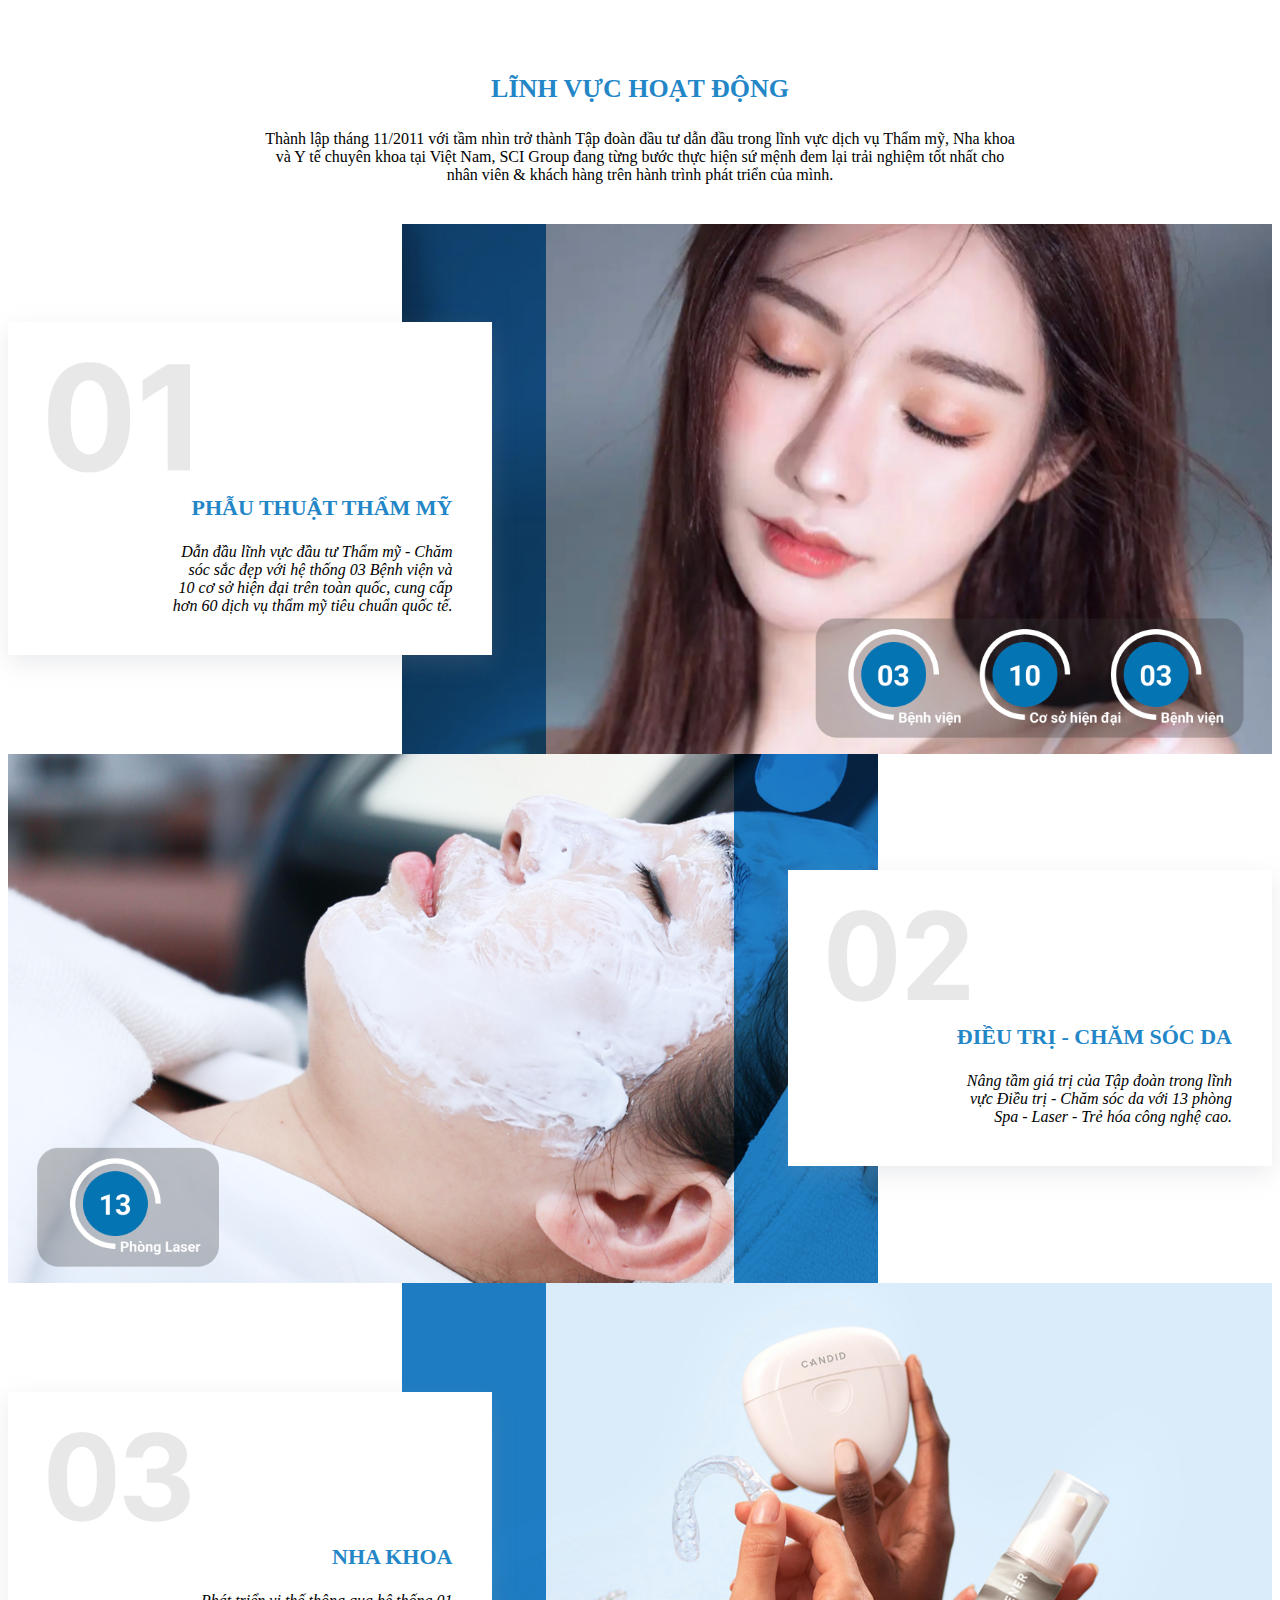
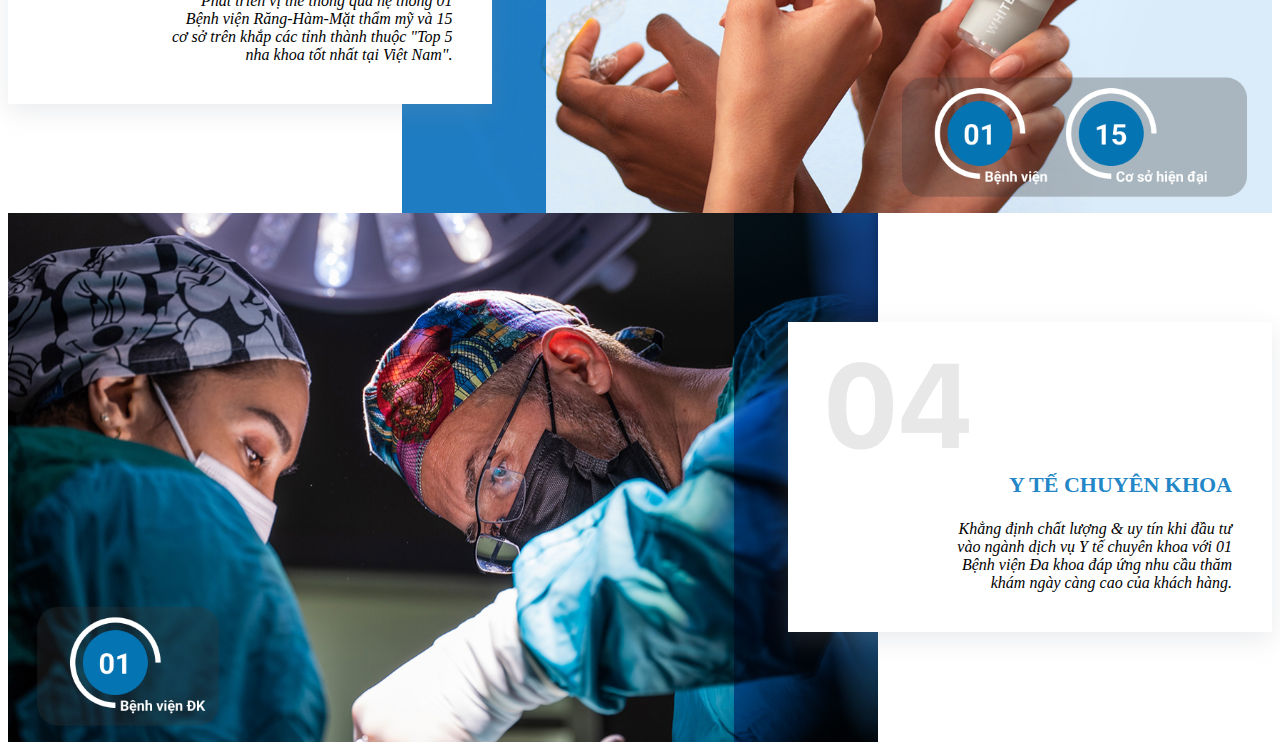
<file: linh-vuc-hoat-dong-ver2/index.html>
<!DOCTYPE html>
<html lang="en">

<head>
    <meta charset="UTF-8">
    <meta http-equiv="X-UA-Compatible" content="IE=edge">

    <meta name="viewport" content="width=device-width, initial-scale=1.0">
    <title>Lĩnh vực hoạt động</title>
    <link rel="stylesheet" href="media/sass/style.css">
    <link rel="stylesheet" href="https://huudinh.github.io/media/css/style-min.css">
</head>

<body>
    <section class="screen1 load">
        <div class="container">
            <div class="screen1__title">
                <p class="fadeInUp load">LĨNH VỰC HOẠT ĐỘNG</p>
                <span class="fadeInDown load">Thành lập tháng 11/2011 với tầm nhìn trở thành Tập đoàn đầu tư dẫn đầu
                    trong lĩnh vực dịch vụ Thẩm
                    mỹ, Nha khoa và Y tế chuyên khoa tại Việt Nam, SCI Group đang từng bước thực hiện sứ mệnh đem lại
                    trải nghiệm tốt nhất cho nhân viên & khách hàng trên hành trình phát triển của mình.</span>
            </div>
        </div>
    </section>
    <section class="screen2 load">
        <div class="screen2__item">
            <div class="screen2__left mr-90">
                <div class="screen2__box fadeInLeft load">
                    <img width="206" height="161" src="media/images/sevice-01.png" alt="">
                    <div class="screen2__detail">
                        <p>PHẪU THUẬT THẨM MỸ</p>
                        <span>Dẫn đầu lĩnh vực đầu tư Thẩm mỹ - Chăm sóc sắc đẹp với hệ thống 03 Bệnh viện và 10 cơ sở
                            hiện đại trên toàn quốc, cung cấp hơn 60 dịch vụ thẩm mỹ tiêu chuẩn quốc tế.</span>
                    </div>
                </div>
            </div>
            <div class="screen2__right">
                <img width="1340" height="816" src="media/images/service-pic1.jpg" alt="">
            </div>
        </div>
        <div class="screen2__item screen2__reverse">
            <div class="screen2__left ml-90">
                <div class="screen2__box fadeInRight load">
                    <img width="206" height="161" src="media/images/sevice-02.png" alt="">
                    <div class="screen2__detail">
                        <p>ĐIỀU TRỊ - CHĂM SÓC DA</p>
                        <span>Nâng tầm giá trị của Tập đoàn trong lĩnh vực Điều trị - Chăm sóc da với 13 phòng Spa -
                            Laser - Trẻ hóa công nghệ cao.</span>
                    </div>
                </div>
            </div>
            <div class="screen2__right">
                <img width="1340" height="816" src="media/images/service-pic2.jpg" alt="">
            </div>
        </div>
        <div class="screen2__item">
            <div class="screen2__left mr-90">
                <div class="screen2__box fadeInLeft load">
                    <img width="206" height="161" src="media/images/sevice-03.png" alt="">
                    <div class="screen2__detail">
                        <p>NHA KHOA</p>
                        <span>Phát triển vị thế thông qua hệ thống 01 Bệnh viện Răng-Hàm-Mặt thẩm mỹ và 15 cơ sở trên
                            khắp các tỉnh thành thuộc "Top 5 nha khoa tốt nhất tại Việt Nam".</span>
                    </div>
                </div>
            </div>
            <div class="screen2__right">
                <img width="1340" height="816" src="media/images/service-pic3.jpg" alt="">
            </div>
        </div>
        <div class="screen2__item screen2__reverse">
            <div class="screen2__left ml-90">
                <div class="screen2__box fadeInRight load">
                    <img width="206" height="161" src="media/images/sevice-04.png" alt="">
                    <div class="screen2__detail">
                        <p>Y TẾ CHUYÊN KHOA</p>
                        <span>Khẳng định chất lượng & uy tín khi đầu tư vào ngành dịch vụ Y tế chuyên khoa với 01 Bệnh
                            viện Đa khoa đáp ứng nhu cầu thăm khám ngày càng cao của khách hàng.</span>
                    </div>
                </div>
            </div>
            <div class="screen2__right">
                <img width="1340" height="816" src="media/images/service-pic4.jpg" alt="">
            </div>
        </div>
    </section>
</body>
<script>
    document.addEventListener("scroll", function () {
        myLazy('img.lazy', 'src');
        myLazy('source.lazy', 'srcset');
        myLazy('.lazy-bg', 'img-bg');
        myLazy('.load', 'loaded');
        onScroll('.header_1_1_0__list a', 'section', 'active');

    });
    scrollClick('.header_1_1_0__list a, a[href="#pageReg"]');
    LazyShowScreen('img.lazy', 'src')
    LazyShowScreen('.load', 'loaded')

    // Lazy load
    function myLazy(sec, attr) {
        const section_loads = document.querySelectorAll(sec);
        let winTop = window.innerHeight;

        for (let i = 0; i < section_loads.length; i++) {
            let pos_top = section_loads[i].getBoundingClientRect().top;
            let pos_bottom = section_loads[i].getBoundingClientRect().bottom;
            let delay = section_loads[i].getAttribute('delay-time');
            if (pos_top <= winTop && pos_bottom >= 0) {
                switch (attr) {
                    case 'src':
                        section_loads[i].src = section_loads[i].dataset.src;
                        section_loads[i].classList.remove('lazy');
                        break;
                    case 'srcset':
                        section_loads[i].srcset = section_loads[i].dataset.srcset;
                        section_loads[i].classList.remove('lazy');
                        break;
                    case 'img-bg':
                        section_loads[i].classList.remove('lazy-bg');
                        section_loads[i].classList.add('img-bg');
                        break;
                    case 'loaded':
                        setTimeout(() => {
                            section_loads[i].classList.remove('load');
                            section_loads[i].classList.add('loaded');
                        }, delay)
                        break;
                    case 'slide':
                        section_loads[i].classList.add('slide');
                        break;
                    default:
                        console.log(`Sorry, we are out of ${attr}.`);
                }

            }
        }

    }

    function LazyShowScreen(sec, attr) {
        const section_loads = document.querySelectorAll(sec);
        let win_height = screen.height;
        for (let i = 0; i < section_loads.length; i++) {
            let delay = section_loads[i].getAttribute('delay-time');

            if (section_loads[i].getBoundingClientRect().top < win_height) {
                switch (attr) {
                    case 'loaded':
                        setTimeout(() => {
                            section_loads[i].classList.add('loaded');
                        }, delay)
                        break;
                    case 'src':
                        section_loads[i].src = section_loads[i].dataset.src;
                        section_loads[i].classList.remove('lazy');
                        break;
                    case 'srcset':
                        section_loads[i].srcset = section_loads[i].dataset.srcset;
                        section_loads[i].classList.remove('lazy');
                        break;
                    case 'img-bg':
                        section_loads[i].classList.remove('lazy-bg');
                        section_loads[i].classList.add('img-bg');
                        break;
                    case 'slide':
                        section_loads[i].classList.remove('slide');
                        section_loads[i].classList.add('slide');
                        break;
                    default:
                        console.log(`Sorry, we are out of ${attr}.`);
                }
            }
        }
    }
</script>


</html>
</file>
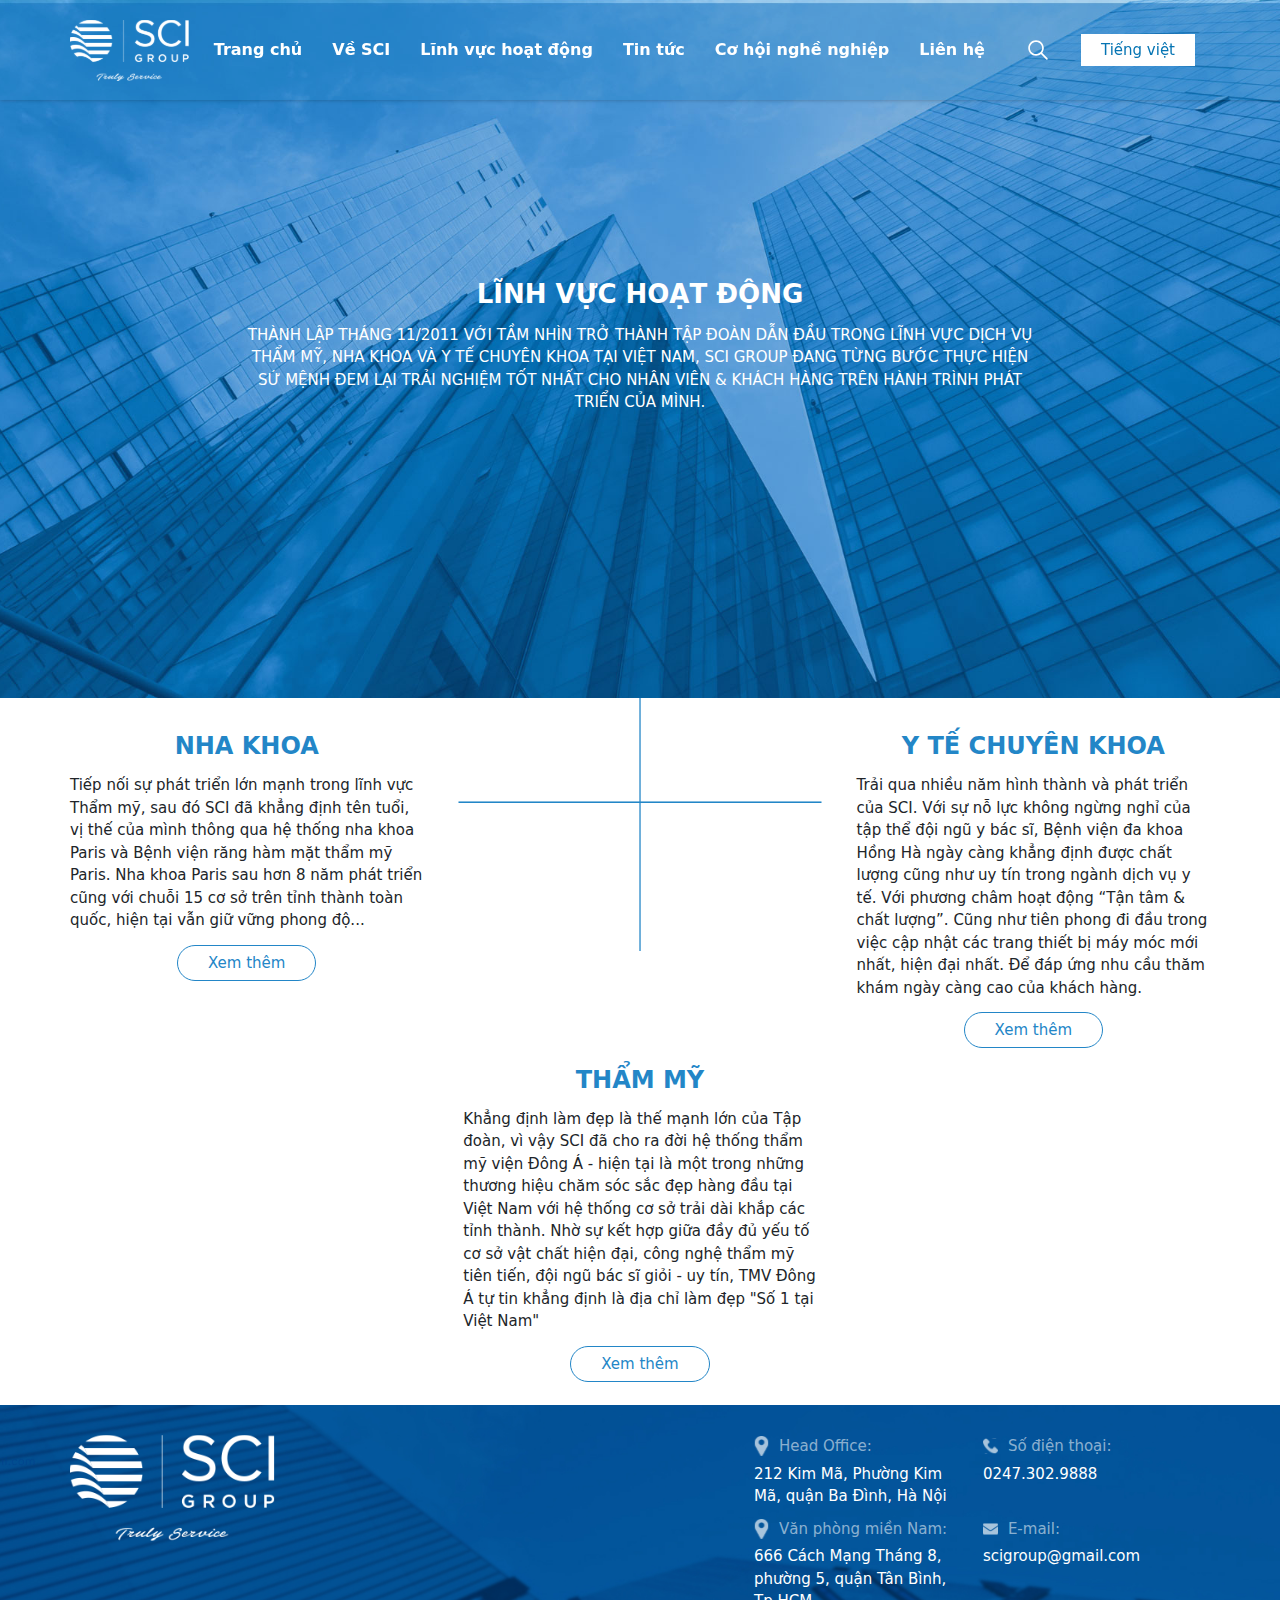
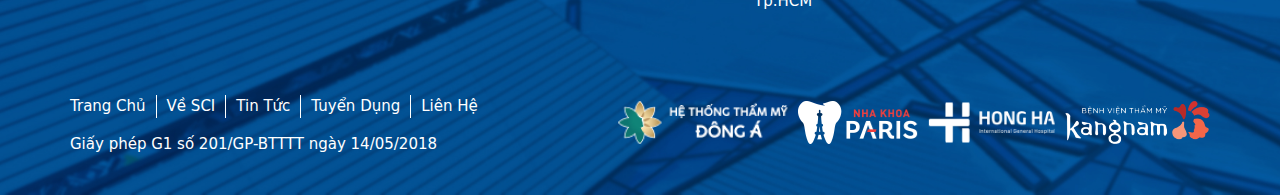
<file: linh-vuc-hoat-dong/index.html>
<!DOCTYPE html>
<html lang="en">

<head>
    <meta charset="UTF-8">
    <meta http-equiv="X-UA-Compatible" content="IE=edge">

    <meta name="viewport" content="width=device-width, initial-scale=1.0">
    <title>Lĩnh vực hoạt động</title>
    <link rel="stylesheet" href="media/sass/style.css">
</head>

<body>
    <header class="header_sci_1_0_0">
        <div class="container">
            <div class="header_sci_1_0_0__box">
                <div class="header_sci_1_0_0__nav" id="headerMenuBtn">
                    <img width="30" height="30" src="media/images/header-menu.svg" alt="">
                </div>
                <h1 class="header_sci_1_0_0__logo">
                    <a href="#">
                        <img width="240" height="78" src="media/images/header-logo.svg" alt="">
                    </a>
                </h1>
                <ul class="header_sci_1_0_0__list" id="headerSideBar">
                    <h1 class="header_sci_1_0_0__logoMb">
                        <a href="#">
                            <img width="240" height="78" src="media/images/header-logo.svg" alt="">
                        </a>
                    </h1>
                    <li class="header_sci_1_0_0__item">
                        <a class="header_sci_1_0_0__link">Trang chủ</a>
                    </li>
                    <li class="header_sci_1_0_0__item">
                        <a class="header_sci_1_0_0__link">Về SCI</a>
                        <div class="header_sci_1_0_0__dropdown">
                            <div class="header_sci_1_0_0__dropdownCate">
                                <ul>
                                    <li><a href="#">Tầm nhìn, sứ mệnh, giá trị cốt lõi</a> </li>
                                    <li><a href="#">Lịch sử hình thành</a></li>
                                    <li><a href="#">Hệ thống quản trị</a></li>
                                    <li><a href="#">Văn hóa ứng xử</a></li>
                                    <li><a href="#">Triết lí kinh doanh</a></li>
                                </ul>
                            </div>
                        </div>
                    </li>
                    <li class="header_sci_1_0_0__item">
                        <a class="header_sci_1_0_0__link">Lĩnh vực hoạt động</a>
                        <div class="header_sci_1_0_0__dropdown">
                            <div class="header_sci_1_0_0__dropdownCate">
                                <ul>
                                    <li><a href="#">Thẩm mỹ</a> </li>
                                    <li><a href="#">Nha khoa</a> </li>
                                    <li><a href="#">Y tế chuyên khoa</a> </li>
                                </ul>
                            </div>
                        </div>
                    </li>
                    <li class="header_sci_1_0_0__item">
                        <a href="#" class="header_sci_1_0_0__link">Tin tức</a>
                    </li>

                    <li class="header_sci_1_0_0__item">
                        <a class="header_sci_1_0_0__link">Cơ hội nghề nghiệp</a>
                        <div class="header_sci_1_0_0__dropdown">
                            <div class="header_sci_1_0_0__dropdownCate">
                                <ul>
                                    <li><a href="#">Các vị trí tuyển dụng</a> </li>
                                    <li><a href="#">Chế độ đãi ngộ</a> </li>
                                    <li><a href="#">Quy trình tuyển dụng</a> </li>
                                </ul>
                            </div>
                        </div>
                    </li>
                    <li class="header_sci_1_0_0__item">
                        <a href="" class="header_sci_1_0_0__link">Liên hệ</a>

                    </li>
                    <li class="header_sci_1_0_0__item">
                        <button class="header_sci_1_0_0__btn">
                            <img width="26" height="26" src="media/images/header-search-white.svg" alt="">
                        </button>
                    </li>
                    <li class="header_sci_1_0_0__item">
                        <div class="header_sci_1_0_0__language">
                            <div class="header_sci_1_0_0__vn">
                                <a href="#">Tiếng việt</a>
                            </div>
                            <div class="header_sci_1_0_0__eng">
                                <a href="">English</a>
                            </div>
                        </div>

                    </li>
                </ul>
                <div class="header_sci_1_0_0__bg" id="headerBg"></div>
                <div class="header_sci_1_0_0__btnGroup">
                    <a href="tel:1900633988">
                        <img width="20" height="20" src="media/images/header-call-m.svg" alt="">
                    </a>
                    <button>
                        <img width="15" height="15" src="media/images/header-search-white.svg" alt="">
                    </button>
                </div>
            </div>
        </div>
    </header>
    <section class="screen1">
        <div class="container">
            <div class="screen1__box">
                <p class="screen1__title">
                    Lĩnh vực hoạt động
                </p>
                <p class="screen1__des">
                    Thành lập tháng 11/2011 với tầm nhìn trở thành Tập đoàn dẫn đầu trong lĩnh vực dịch vụ Thẩm mỹ, Nha
                    khoa và Y tế chuyên khoa tại Việt Nam, SCI Group đang từng bước thực hiện sứ mệnh đem lại trải
                    nghiệm tốt nhất cho nhân viên & khách hàng trên hành trình phát triển của mình.
                </p>
            </div>
        </div>
    </section>
    <section class="screen2">
        <div class="container">
            <div class="screen2__top">
                <div class="screen2__item">
                    <p class="screen2__title">NHA KHOA</p>
                    <p class="screen2__des">
                        Tiếp nối sự phát triển lớn mạnh trong lĩnh vực Thẩm mỹ, sau đó SCI đã khẳng định tên tuổi, vị
                        thế của mình thông qua hệ thống nha khoa Paris và Bệnh viện răng hàm mặt thẩm mỹ Paris. Nha khoa
                        Paris sau hơn 8 năm phát triển cũng với chuỗi 15 cơ sở trên tỉnh thành toàn quốc, hiện tại vẫn
                        giữ vững phong độ...
                    </p>
                    <div class="screen2__more">
                        <a href="">Xem thêm</a>
                    </div>
                </div>
                <div class="screen2__item">
                    <p class="screen2__title">Y TẾ CHUYÊN KHOA</p>
                    <p class="screen2__des">
                        Trải qua nhiều năm hình thành và phát triển của SCI. Với sự nỗ lực không ngừng nghỉ của tập thể
                        đội ngũ y bác sĩ, Bệnh viện đa khoa Hồng Hà ngày càng khẳng định được chất lượng cũng như uy tín
                        trong ngành dịch vụ y tế. Với phương châm hoạt động “Tận tâm & chất lượng”. Cũng như tiên phong
                        đi đầu trong việc cập nhật các trang thiết bị máy móc mới nhất, hiện đại nhất. Để đáp ứng nhu
                        cầu thăm khám ngày càng cao của khách hàng.
                    </p>
                    <div class="screen2__more">
                        <a href="">Xem thêm</a>
                    </div>
                </div>
            </div>
            <div class="screen2__bot">
                <div class="screen2__item">
                    <p class="screen2__title">THẨM MỸ</p>
                    <p class="screen2__des">
                        Khẳng định làm đẹp là thế mạnh lớn của Tập đoàn, vì vậy SCI đã cho ra đời hệ thống thẩm mỹ viện
                        Đông Á - hiện tại là một trong những thương hiệu chăm sóc sắc đẹp hàng đầu tại Việt Nam với hệ
                        thống cơ sở trải dài khắp các tỉnh thành. Nhờ sự kết hợp giữa đầy đủ yếu tố cơ sở vật chất hiện
                        đại, công nghệ thẩm mỹ tiên tiến, đội ngũ bác sĩ giỏi - uy tín, TMV Đông Á tự tin khẳng định là
                        địa chỉ làm đẹp "Số 1 tại Việt Nam"
                    </p>
                    <div class="screen2__more">
                        <a href="">Xem thêm</a>
                    </div>
                </div>
            </div>
            <div class="screen2__add">
                <img src="media/images/add.png" alt="">
            </div>
        </div>
    </section>
    <footer class="footer_sci_1_0_0">
        <div class="container">
            <div class="footer_sci_1_0_0__box">
                <div class="footer_sci_1_0_0__top">
                    <div class="footer_sci_1_0_0__logo">
                        <img width="215" height="111" src="media/images/ft-logo.svg" alt="">
                    </div>
                    <div class="footer_sci_1_0_0__info">
                        <div class="footer_sci_1_0_0__office">
                            <p class="footer_sci_1_0_0__contact"><img width="12" height="18"
                                    src="media/images/ft-add.svg" alt=""> Head Office:</p>
                            <a href="" class="footer_sci_1_0_0__address">212 Kim Mã, Phường Kim Mã, quận Ba Đình, Hà
                                Nội</a>
                        </div>
                        <div class="footer_sci_1_0_0__office">
                            <p class="footer_sci_1_0_0__contact"><img width="12" height="18"
                                    src="media/images/ft-call.svg" alt=""> Số điện thoại:</p>
                            <a href="" class="footer_sci_1_0_0__address">0247.302.9888</a>
                        </div>
                        <div class="footer_sci_1_0_0__office">
                            <p class="footer_sci_1_0_0__contact"><img width="12" height="18"
                                    src="media/images/ft-add.svg" alt=""> Văn phòng miền Nam:
                            </p>
                            <a href="" class="footer_sci_1_0_0__address">666 Cách Mạng Tháng 8, phường 5, quận Tân Bình,
                                Tp.HCM
                            </a>
                        </div>
                        <div class="footer_sci_1_0_0__office">
                            <p class="footer_sci_1_0_0__contact"><img width="12" height="18"
                                    src="media/images/ft-mail.svg" alt=""> E-mail:</p>
                            <a href="" class="footer_sci_1_0_0__address">scigroup@gmail.com</a>
                        </div>
                    </div>
                </div>
                <div class="footer_sci_1_0_0__bot">
                    <div class="footer_sci_1_0_0__left">
                        <ul class="footer_sci_1_0_0__list">
                            <li>
                                <a href="">Trang Chủ</a>
                            </li>
                            <li>
                                <a href="">Về SCI</a>
                            </li>
                            <li>
                                <a href="">Tin Tức</a>
                            </li>
                            <li>
                                <a href="">Tuyển Dụng</a>
                            </li>
                            <li>
                                <a href="">Liên Hệ</a>
                            </li>
                        </ul>
                        <p class="footer_sci_1_0_0__permit">Giấy phép G1 số 201/GP-BTTTT ngày 14/05/2018</p>
                    </div>
                    <div class="footer_sci_1_0_0__right">
                        <a href="#"><img width="170" height="43" src="media/images/ft-logoda.png" alt=""></a>
                        <a href="#"><img width="120" height="43" src="media/images/ft-logopr.png" alt=""></a>
                        <a href="#"><img width="127" height="43" src="media/images/ft-logohh.png" alt=""></a>
                        <a href="#"><img width="145" height="45" src="media/images/ft-logokn.png" alt=""></a>
                    </div>
                </div>
            </div>
        </div>
    </footer>
</body>
<script src="https://benhvienthammykangnam.com.vn/css/lib/lib.min.js"></script>
<script src="https://benhvienthammykangnam.com.vn/css/lib/tiny-slider.min.js"></script>
<script src="media/js/header_sci_1_0_0.js"></script>


</html>
</file>
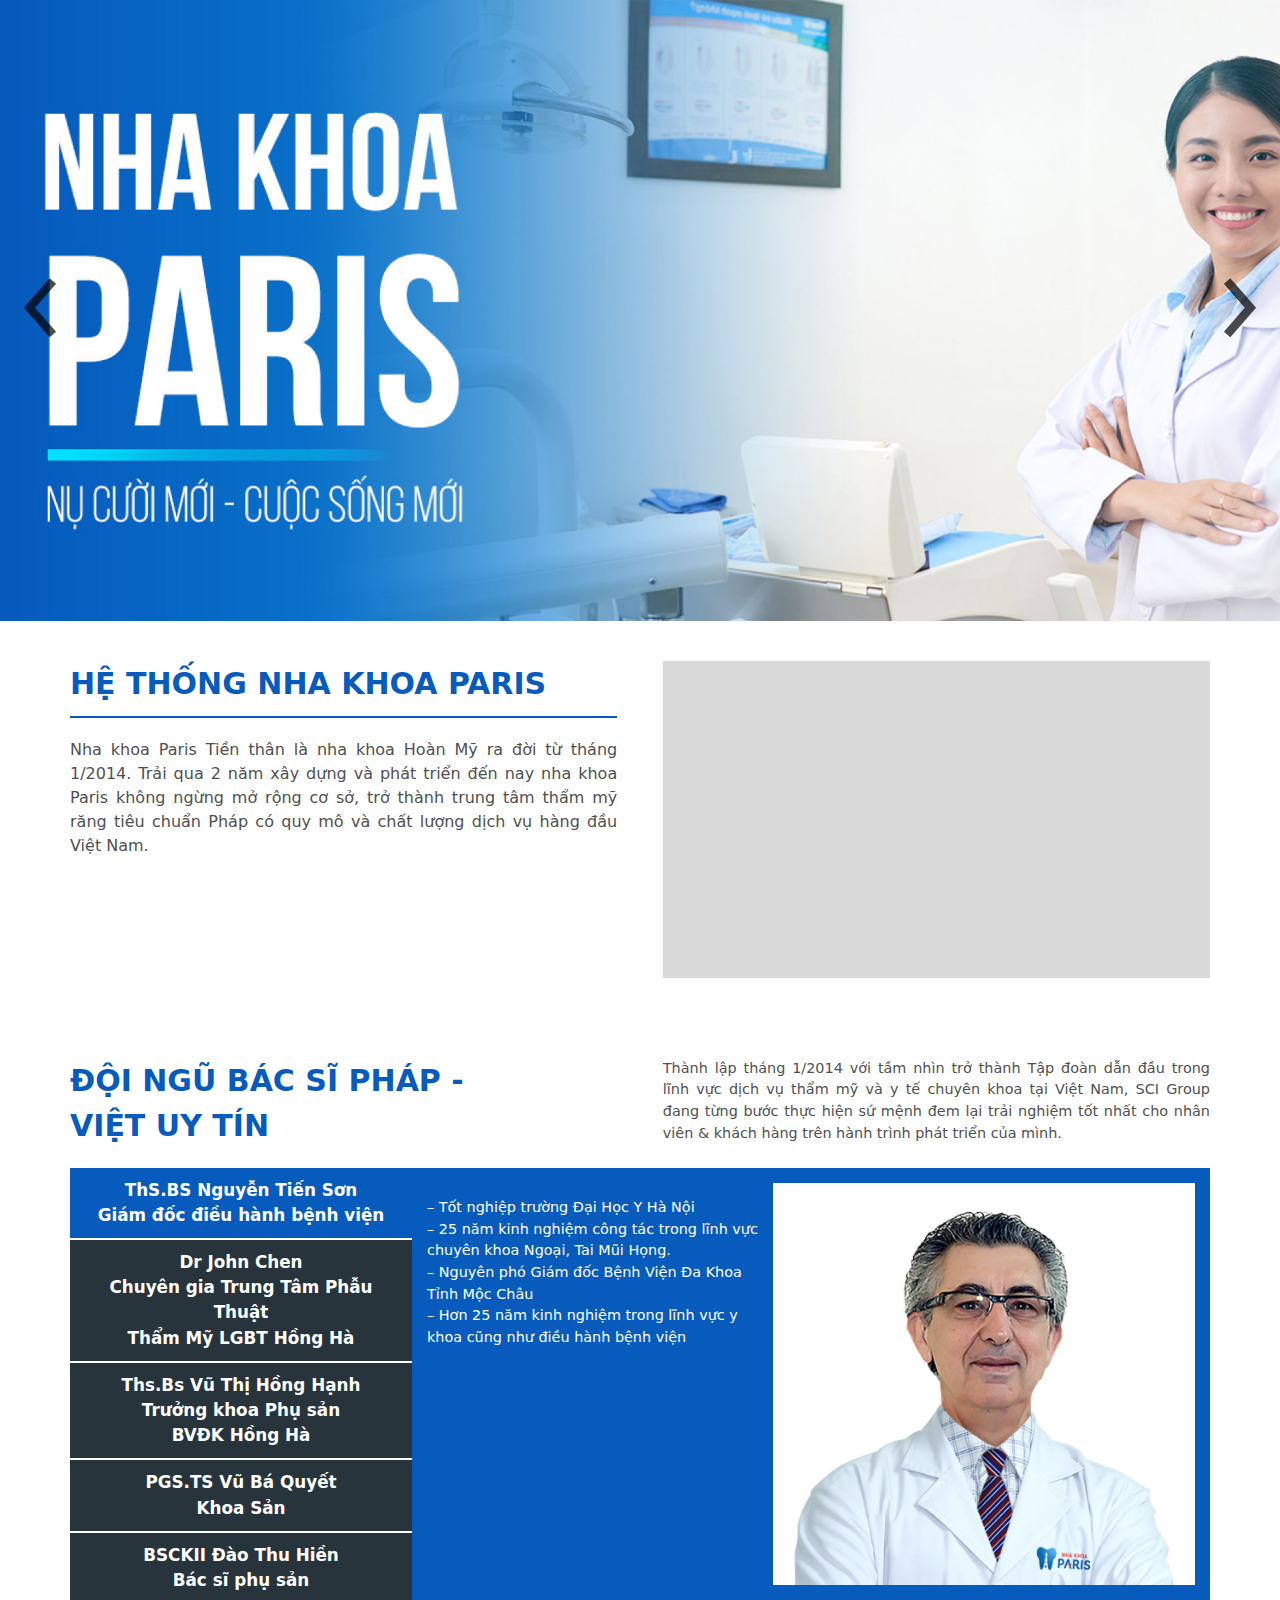
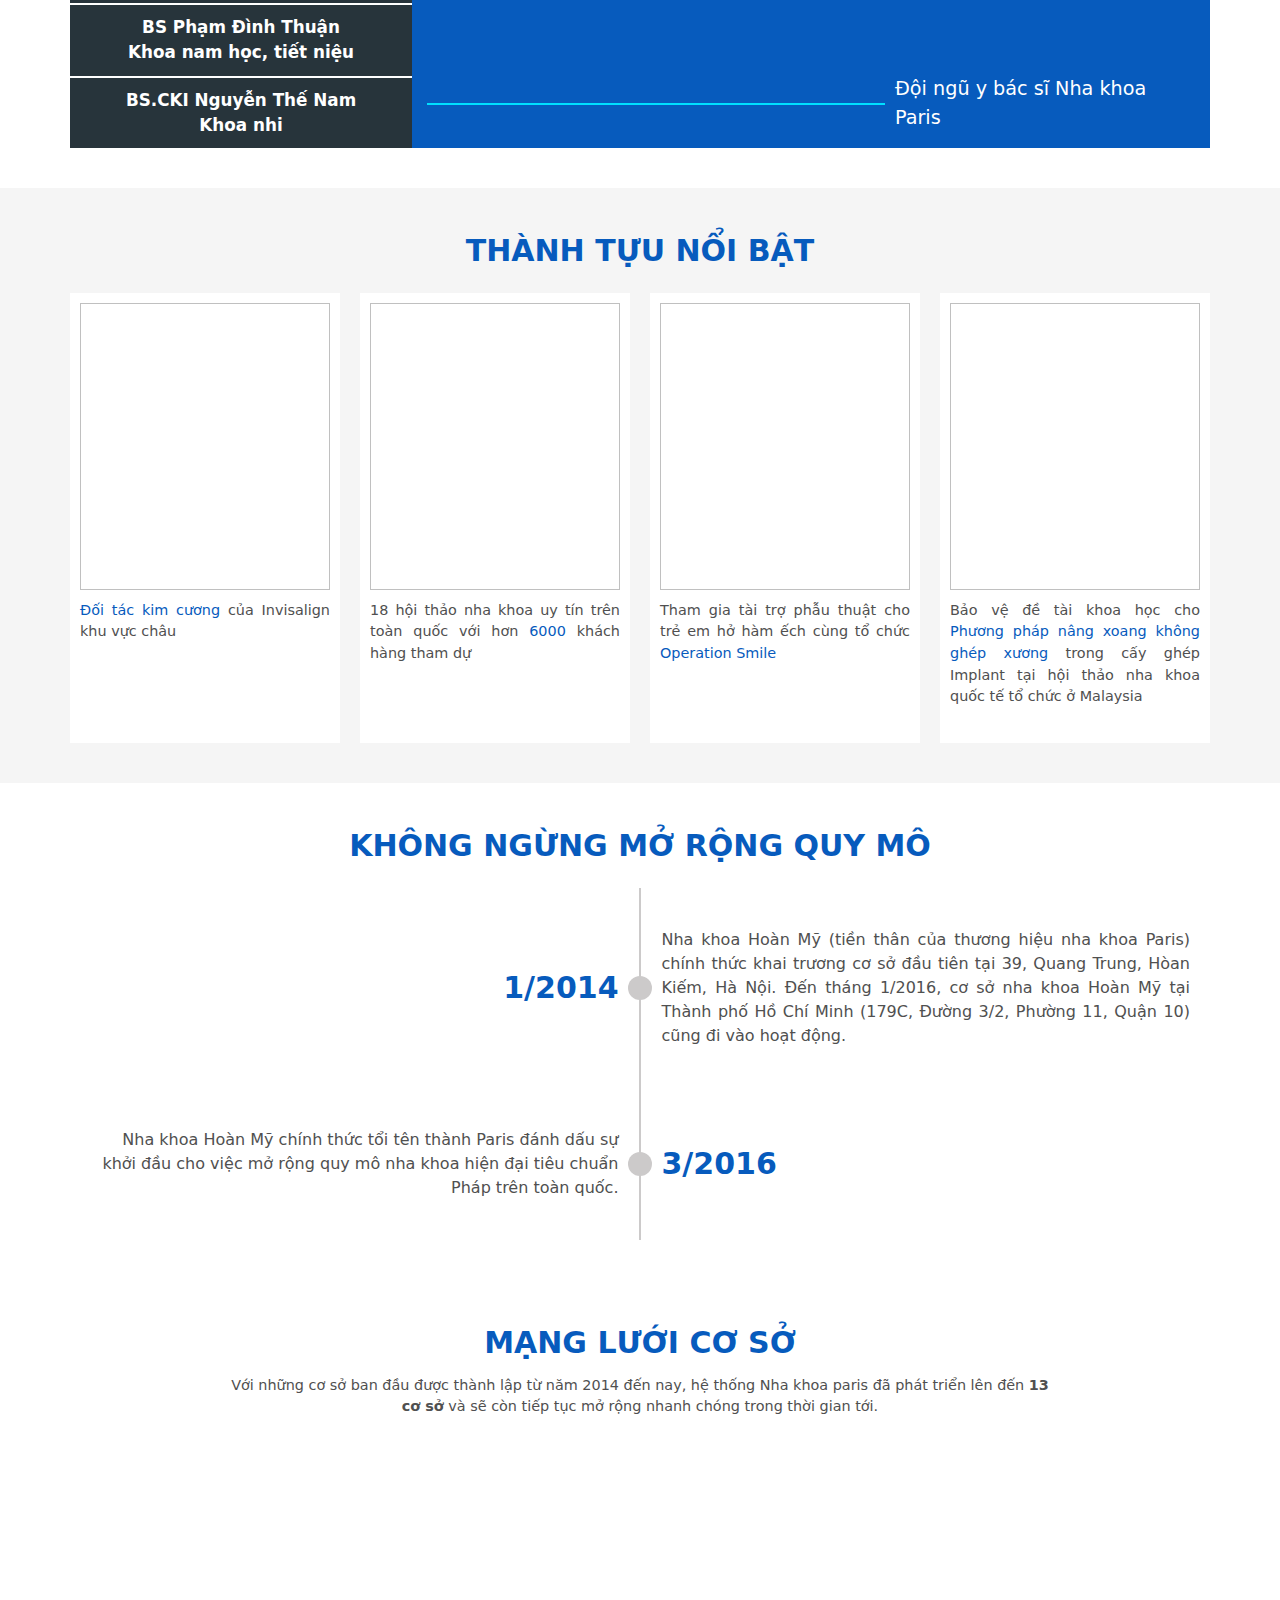
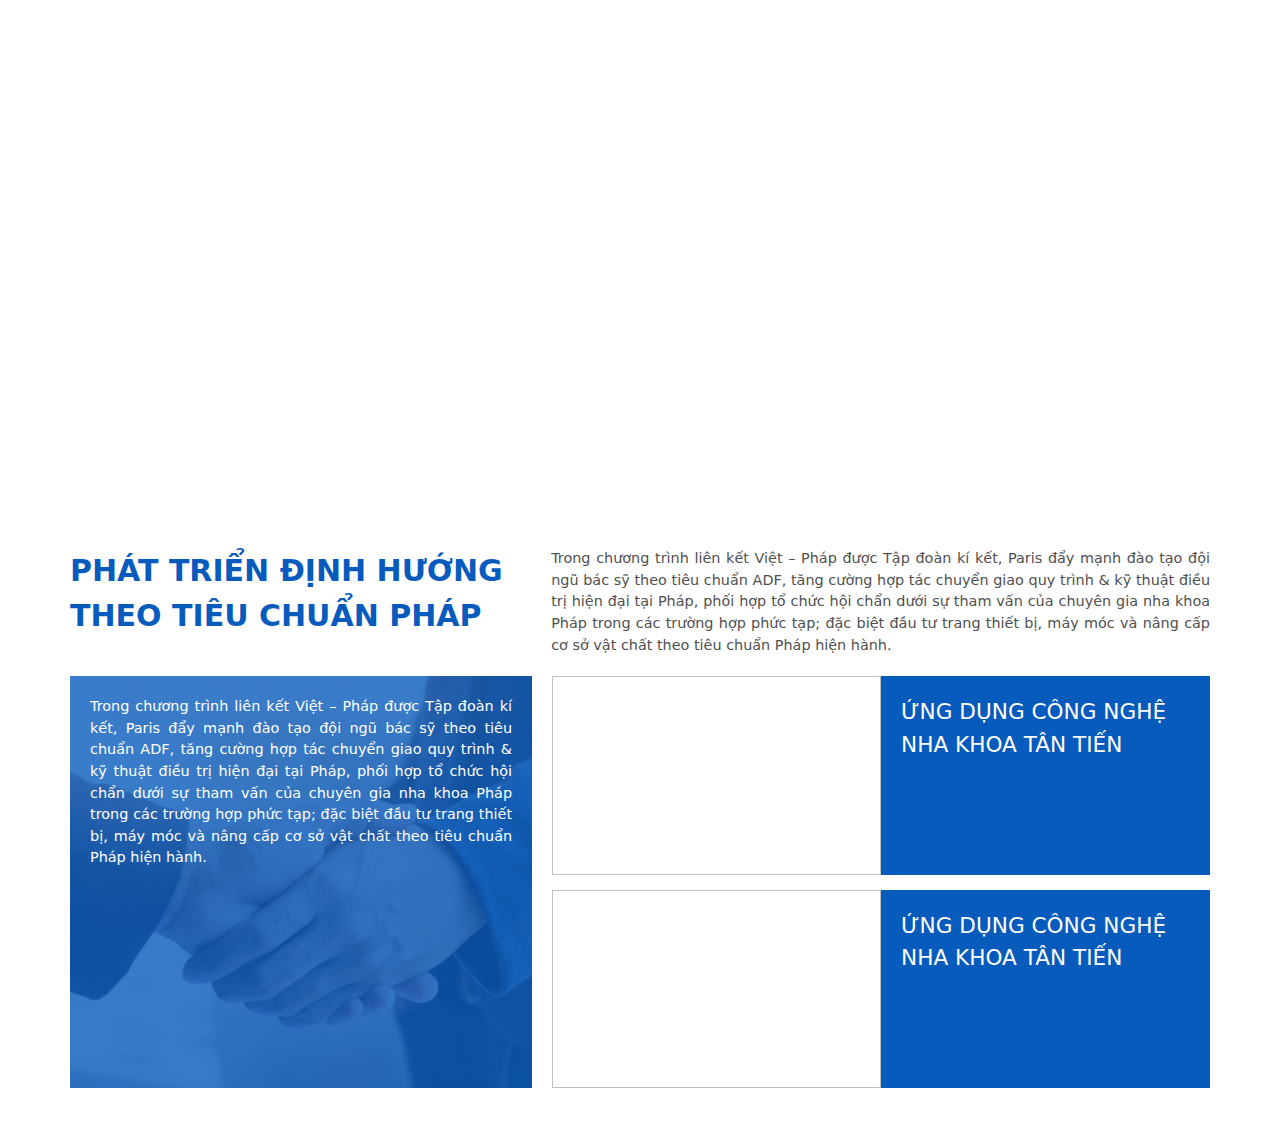
<file: Paris/index.html>
<!DOCTYPE html>
<html lang="en">

<head>
    <meta charset="UTF-8">
    <meta http-equiv="X-UA-Compatible" content="IE=edge">
    <meta name="viewport" content="width=device-width, initial-scale=1.0">
    <link rel="stylesheet" href="media/sass/style.css">
    <title>Document</title>
</head>

<body>
    <section class="screen1">
        <div id="screen1__slider" class="slider responsive"></div>
    </section>
    <section class="screen2">
        <div class="container">
            <div class="screen2__box">
                <div class="screen2__left">
                    <div class="screen2__title">Hệ thống nha khoa paris</div>
                    <p>Nha khoa Paris Tiền thân là nha khoa Hoàn Mỹ ra đời từ tháng 1/2014. Trải qua 2 năm xây dựng và phát triển đến nay nha khoa Paris không ngừng mở rộng cơ sở, trở thành trung tâm thẩm mỹ răng tiêu chuẩn Pháp có quy mô và chất lượng dịch
                        vụ hàng đầu Việt Nam.</p>
                </div>
                <div class="screen2__right">
                    <img width="654" height="378" class="lazy" data-src="media/images/t2-pic.jpg" alt="">
                </div>
            </div>
        </div>
    </section>
    <section class="screen3">
        <div class="container">
            <div class="screen3__header">
                <div class="screen3__title">ĐỘI NGŨ BÁC SĨ PHÁP - VIỆT UY TÍN</div>
                <div class="screen3__sub">Thành lập tháng 1/2014 với tầm nhìn trở thành Tập đoàn dẫn đầu trong lĩnh vực dịch vụ thẩm mỹ và y tế chuyên khoa tại Việt Nam, SCI Group đang từng bước thực hiện sứ mệnh đem lại trải nghiệm tốt nhất cho nhân viên & khách hàng trên hành
                    trình phát triển của mình.</div>
            </div>
            <div class="screen3__box">
                <div class="screen3__tabs">
                    <div class="screen3__tab screen3--active">ThS.BS Nguyễn Tiến Sơn <br> Giám đốc điều hành bệnh viện </div>
                    <div class="screen3__tab">Dr John Chen <br> Chuyên gia Trung Tâm Phẫu Thuật <br> Thẩm Mỹ LGBT Hồng Hà</div>
                    <div class="screen3__tab">Ths.Bs Vũ Thị Hồng Hạnh <br> Trưởng khoa Phụ sản <br> BVĐK Hồng Hà</div>
                    <div class="screen3__tab">PGS.TS Vũ Bá Quyết <br> Khoa Sản</div>
                    <div class="screen3__tab">BSCKII Đào Thu Hiền <br> Bác sĩ phụ sản</div>
                    <div class="screen3__tab">BS Phạm Đình Thuận <br> Khoa nam học, tiết niệu</div>
                    <div class="screen3__tab">BS.CKI Nguyễn Thế Nam <br> Khoa nhi</div>
                </div>
                <div class="screen3__content">
                    <div class="screen3__main">
                        <ul>

                        </ul>
                        <img width="494" height="471" src="" alt="">
                    </div>
                    <div class="screen3__footer">
                        <div class="screen3__line"></div>
                        <div class="screen3__desc">Đội ngũ y bác sĩ Nha khoa Paris</div>
                    </div>
                </div>
            </div>
        </div>
    </section>
    <section class="screen4">
        <div class="container">
            <div class="screen4__header">Thành tựu nổi bật</div>
            <div class="screen4__box">
                <div class="screen4__item">
                    <img width="298" height="342" class="lazy" data-src="media/images/t4-pic1.jpg" alt="">
                    <p><span>Đối tác kim cương</span> của Invisalign khu vực châu</p>
                </div>
                <div class="screen4__item">
                    <img width="298" height="342" class="lazy" data-src="media/images/t4-pic1.jpg" alt="">
                    <p>18 hội thảo nha khoa uy tín trên toàn quốc với hơn <span>6000</span> khách hàng tham dự</p>
                </div>
                <div class="screen4__item">
                    <img width="298" height="342" class="lazy" data-src="media/images/t4-pic1.jpg" alt="">
                    <p>Tham gia tài trợ phẫu thuật cho trẻ em hở hàm ếch cùng tổ chức <span>Operation Smile</span> </p>
                </div>
                <div class="screen4__item">
                    <img width="298" height="342" class="lazy" data-src="media/images/t4-pic1.jpg" alt="">
                    <p>Bảo vệ đề tài khoa học cho <span>Phương pháp nâng xoang không ghép xương</span> trong cấy ghép Implant tại hội thảo nha khoa quốc tế tổ chức ở Malaysia</p>
                </div>
            </div>
        </div>
    </section>
    <section class="screen5">
        <div class="container">
            <div class="screen5__header">KHÔNG NGỪNG MỞ RỘNG QUY MÔ</div>
            <div class="screen5__box">
                <div class="screen5__item">
                    <div class="screen5__left">1/2014</div>
                    <div class="screen5__line">
                        <span></span>
                    </div>
                    <div class="screen5__right">Nha khoa Hoàn Mỹ (tiền thân của thương hiệu nha khoa Paris) chính thức khai trương cơ sở đầu tiên tại 39, Quang Trung, Hòan Kiếm, Hà Nội. Đến tháng 1/2016, cơ sở nha khoa Hoàn Mỹ tại Thành phố Hồ Chí Minh (179C, Đường 3/2, Phường 11,
                        Quận 10) cũng đi vào hoạt động.
                    </div>

                </div>
                <div class="screen5__item">
                    <div class="screen5__left2"><span>Nha khoa Hoàn Mỹ chính thức tổi tên thành Paris đánh dấu sự khởi đầu cho việc mở rộng quy mô nha khoa hiện đại tiêu chuẩn Pháp trên toàn quốc.</span> </div>
                    <div class="screen5__line">
                        <span></span>
                    </div>
                    <div class="screen5__right2"><span>3/2016</span>
                    </div>
                </div>
            </div>
        </div>
    </section>
    <section class="screen6">
        <div class="screen6__header">
            <span>Mạng lưới cơ sở</span> Với những cơ sở ban đầu được thành lập từ năm 2014 đến nay, hệ thống Nha khoa paris đã phát triển lên đến <b>13 <br> cơ sở</b> và sẽ còn tiếp tục mở rộng nhanh chóng trong thời gian tới.
        </div>
        <div class="screen6__banner load"></div>
    </section>
    <section class="screen7">
        <div class="container">
            <div class="screen7__header">
                <div class="screen7__title">Phát triển định hướng theo tiêu chuẩn Pháp</div>
                <div class="screen7__sub">Trong chương trình liên kết Việt – Pháp được Tập đoàn kí kết, Paris đẩy mạnh đào tạo đội ngũ bác sỹ theo tiêu chuẩn ADF, tăng cường hợp tác chuyển giao quy trình & kỹ thuật điều trị hiện đại tại Pháp, phối hợp tổ chức hội chẩn dưới sự
                    tham vấn của chuyên gia nha khoa Pháp trong các trường hợp phức tạp; đặc biệt đầu tư trang thiết bị, máy móc và nâng cấp cơ sở vật chất theo tiêu chuẩn Pháp hiện hành.
                </div>
            </div>
            <div class="screen7__box">
                <div class="screen7__left">
                    Trong chương trình liên kết Việt – Pháp được Tập đoàn kí kết, Paris đẩy mạnh đào tạo đội ngũ bác sỹ theo tiêu chuẩn ADF, tăng cường hợp tác chuyển giao quy trình & kỹ thuật điều trị hiện đại tại Pháp, phối hợp tổ chức hội chẩn dưới sự tham vấn của chuyên
                    gia nha khoa Pháp trong các trường hợp phức tạp; đặc biệt đầu tư trang thiết bị, máy móc và nâng cấp cơ sở vật chất theo tiêu chuẩn Pháp hiện hành.
                </div>
                <div class="screen7__right">
                    <div class="screen7__item">
                        <img width="404" height="244" class="lazy" data-src="media/images/t7-pic1.jpg" alt="">
                        <span>Ứng dụng công nghệ nha khoa tân tiến</span>
                    </div>
                    <div class="screen7__item">
                        <img width="404" height="244" class="lazy" data-src="media/images/t7-pic1.jpg" alt="">
                        <span>Ứng dụng công nghệ nha khoa tân tiến</span>
                    </div>
                </div>
            </div>
        </div>
    </section>
</body>
<script src="media/js/lib.min.js"></script>

<!--lazy load-->
<script>
    document.addEventListener("scroll", function() {
        myLazy('img.lazy', 'src');
        myLazy('source.lazy', 'srcset');
        myLazy('.lazy-bg', 'img-bg');
        myLazy('.load', 'loaded');
    });
    LazyShowScreen('img.lazy', 'src')
    LazyShowScreen('.load', 'loaded')

    function myLazy(sec, attr) {
        const section_loads = document.querySelectorAll(sec);
        let winTop = window.innerHeight;

        for (let i = 0; i < section_loads.length; i++) {
            let pos_top = section_loads[i].getBoundingClientRect().top;
            let pos_bottom = section_loads[i].getBoundingClientRect().bottom;
            let delay = section_loads[i].getAttribute('delay-time');
            if (pos_top <= winTop && pos_bottom >= 0) {
                switch (attr) {
                    case 'src':
                        section_loads[i].src = section_loads[i].dataset.src;
                        section_loads[i].classList.remove('lazy');
                        break;
                    case 'srcset':
                        section_loads[i].srcset = section_loads[i].dataset.srcset;
                        section_loads[i].classList.remove('lazy');
                        break;
                    case 'img-bg':
                        section_loads[i].classList.remove('lazy-bg');
                        section_loads[i].classList.add('img-bg');
                        break;
                    case 'loaded':
                        setTimeout(() => {
                            section_loads[i].classList.remove('load');
                            section_loads[i].classList.add('loaded');
                        }, delay)
                        break;
                    case 'slide':
                        section_loads[i].classList.add('slide');
                        break;
                    default:
                        console.log(`Sorry, we are out of ${attr}.`);
                }

            }
        }

    }

    function LazyShowScreen(sec, attr) {
        const section_loads = document.querySelectorAll(sec);
        let win_height = screen.height;
        for (let i = 0; i < section_loads.length; i++) {
            let delay = section_loads[i].getAttribute('delay-time');

            if (section_loads[i].getBoundingClientRect().top < win_height) {
                switch (attr) {
                    case 'loaded':
                        setTimeout(() => {
                            section_loads[i].classList.add('loaded');
                        }, delay)
                        break;
                    case 'src':
                        section_loads[i].src = section_loads[i].dataset.src;
                        section_loads[i].classList.remove('lazy');
                        break;
                    case 'srcset':
                        section_loads[i].srcset = section_loads[i].dataset.srcset;
                        section_loads[i].classList.remove('lazy');
                        break;
                    case 'img-bg':
                        section_loads[i].classList.remove('lazy-bg');
                        section_loads[i].classList.add('img-bg');
                        break;
                    case 'slide':
                        section_loads[i].classList.remove('slide');
                        section_loads[i].classList.add('slide');
                        break;
                    default:
                        console.log(`Sorry, we are out of ${attr}.`);
                }
            }
        }
    }
</script>
<!--SCREEN 1-->
<script>
    let sliderData = [{
        title: 'Khuyến mãi',
        background: 'media/images/t1-pic1.jpg',
        backgroundMb: 'media/images/t1-pic1.jpg',
        link: '#',
    }, {
        title: 'Khuyến mãi 2',
        background: 'media/images/t1-pic1.jpg',
        backgroundMb: 'media/images/t1-pic1.jpg',
        link: '#',
    }, ];

    let currentSlideIndex = 0;

    function buildSlider(slideArray, sliderContainer) {
        let myHTML = '',
            myStyle, slide = sliderContainer;
        let nav = `
        <div id="sliderNav" class="sliderNav">
            <div id="sliderPrev" class="sliderPrev" onclick="prevSlide(sliderData, 'screen1__slider');">
                <img width="32" height="32" src="media/images/t1-left.svg" alt="left">
            </div>
            <div id="sliderNext" class="sliderNext" onclick="nextSlide(sliderData, 'screen1__slider');">
                <img width="32" height="32" src="media/images/t1-right.svg" alt="right">
            </div>
        </div>
    `;

        for (let i = 0; i < slideArray.length; i++) {

            if (i == 0) {
                myStyle = `style="left:0"`;
            } else {
                myStyle = '';
            }

            myHTML += `
      <a href="${slideArray[i].link}">
        <img id="${slide}${i}" class="slider__item responsive__item" ${myStyle} src="${slideArray[i].background}" alt="${slideArray[i].title}"  width="1920" height="480" />
      </a>
    `;
        }
        document.getElementById(sliderContainer).innerHTML = myHTML + nav;
    }

    function prevSlide(slideArray, slide) {
        let nextSlideIndex;
        if (currentSlideIndex === 0) {
            nextSlideIndex = slideArray.length - 1;
        } else {
            nextSlideIndex = currentSlideIndex - 1;
        }

        document.getElementById(slide + nextSlideIndex).style.left = "-100%";
        document.getElementById(slide + currentSlideIndex).style.left = 0;
        document
            .getElementById(slide + nextSlideIndex)
            .setAttribute("class", "slider__item slideInLeft");
        document
            .getElementById(slide + currentSlideIndex)
            .setAttribute("class", "slider__item slideOutRight");
        currentSlideIndex = nextSlideIndex;
    }

    function nextSlide(slideArray, slide) {
        let nextSlideIndex;
        if (currentSlideIndex === slideArray.length - 1) {
            nextSlideIndex = 0;
        } else {
            nextSlideIndex = currentSlideIndex + 1;
        }
        document.getElementById(slide + nextSlideIndex).style.left = "100%";
        document.getElementById(slide + currentSlideIndex).style.left = 0;
        document
            .getElementById(slide + nextSlideIndex)
            .setAttribute("class", "slider__item slideInRight");
        document
            .getElementById(slide + currentSlideIndex)
            .setAttribute("class", "slider__item slideOutLeft");
        currentSlideIndex = nextSlideIndex;
    }

    function buildSliderMobile(slideArray, slide) {
        let myHTML = '';

        myHTML = `
        <a href="${slideArray[0].link}">
            <img id="${slide}${0}" class="slider__item responsive__item" style="left:0" src="${slideArray[0].backgroundMb}" alt="${slideArray[0].title}"  width="428" height="525" />
        </a>
    `;
        document.getElementById(slide).innerHTML = myHTML;
    };

    function buildSliderMobileRand(slideArray, sliderContainer) {
        let random = Math.floor(Math.random() * slideArray.length);

        document
            .querySelector(`#${sliderContainer} a`)
            .setAttribute("href", slideArray[random].link);

        document
            .querySelector(`#${sliderContainer} img`)
            .setAttribute("src", slideArray[random].backgroundMb);

        document
            .querySelector(`#${sliderContainer} img`)
            .setAttribute("alt", slideArray[random].title);
    }
    if (window.screen.width > 767) {
        buildSlider(sliderData, 'screen1__slider'); // Array, ID

        setInterval(() => {
            nextSlide(sliderData, 'screen1__slider');
        }, 8000);
    } else {
        buildSliderMobile(sliderData, 'screen1__slider');

        setInterval(() => {
            buildSliderMobileRand(sliderData, 'screen1__slider')
        }, 8000);
    }
</script>
<!--SCREEN 3-->
<script>
    const data = [{
        content: ['Tốt nghiệp trường Đại Học Y Hà Nội',
            '25 năm kinh nghiệm công tác trong lĩnh vực chuyên khoa Ngoại, Tai Mũi Họng.',
            'Nguyên phó Giám đốc Bệnh Viện Đa Khoa Tỉnh Mộc Châu',
            'Hơn 25 năm kinh nghiệm trong lĩnh vực y khoa cũng như điều hành bệnh viện'
        ],
        img: 'media/images/t3-pic.jpg'
    }, {
        content: ['Tốt nghiệp trường Đại Học Y Hà Nội1',
            '25 năm kinh nghiệm công tác trong lĩnh vực chuyên khoa Ngoại, Tai Mũi Họng.',
            'Nguyên phó Giám đốc Bệnh Viện Đa Khoa Tỉnh Mộc Châu',
            'Hơn 25 năm kinh nghiệm trong lĩnh vực y khoa cũng như điều hành bệnh viện'
        ],
        img: 'media/images/t3-pic.jpg'
    }, {
        content: ['Tốt nghiệp trường Đại Học Y Hà Nội2',
            '25 năm kinh nghiệm công tác trong lĩnh vực chuyên khoa Ngoại, Tai Mũi Họng.',
            'Nguyên phó Giám đốc Bệnh Viện Đa Khoa Tỉnh Mộc Châu',
            'Hơn 25 năm kinh nghiệm trong lĩnh vực y khoa cũng như điều hành bệnh viện'
        ],
        img: 'media/images/t3-pic.jpg'
    }, {
        content: ['Tốt nghiệp trường Đại Học Y Hà Nội3',
            '25 năm kinh nghiệm công tác trong lĩnh vực chuyên khoa Ngoại, Tai Mũi Họng.',
            'Nguyên phó Giám đốc Bệnh Viện Đa Khoa Tỉnh Mộc Châu',
            'Hơn 25 năm kinh nghiệm trong lĩnh vực y khoa cũng như điều hành bệnh viện'
        ],
        img: 'media/images/t3-pic.jpg'
    }, {
        content: ['Tốt nghiệp trường Đại Học Y Hà Nội4',
            '25 năm kinh nghiệm công tác trong lĩnh vực chuyên khoa Ngoại, Tai Mũi Họng.',
            'Nguyên phó Giám đốc Bệnh Viện Đa Khoa Tỉnh Mộc Châu',
            'Hơn 25 năm kinh nghiệm trong lĩnh vực y khoa cũng như điều hành bệnh viện'
        ],
        img: 'media/images/t3-pic.jpg'
    }, {
        content: ['Tốt nghiệp trường Đại Học Y Hà Nội5',
            '25 năm kinh nghiệm công tác trong lĩnh vực chuyên khoa Ngoại, Tai Mũi Họng.',
            'Nguyên phó Giám đốc Bệnh Viện Đa Khoa Tỉnh Mộc Châu',
            'Hơn 25 năm kinh nghiệm trong lĩnh vực y khoa cũng như điều hành bệnh viện'
        ],
        img: 'media/images/t3-pic.jpg'
    }, {
        content: ['Tốt nghiệp trường Đại Học Y Hà Nội6',
            '25 năm kinh nghiệm công tác trong lĩnh vực chuyên khoa Ngoại, Tai Mũi Họng.',
            'Nguyên phó Giám đốc Bệnh Viện Đa Khoa Tỉnh Mộc Châu',
            'Hơn 25 năm kinh nghiệm trong lĩnh vực y khoa cũng như điều hành bệnh viện'
        ],
        img: 'media/images/t3-pic.jpg'
    }]
    const infoTemp = (data) => {
        let text = ''
        for (let item of data.content) {
            text += ` <li>– ${item}</li>`
        }
        document.querySelector(".screen3 ul").innerHTML = text
        document.querySelector(".screen3 img").src = data.img
    }
    infoTemp(data[0])
    const tabDoctors = document.getElementsByClassName('screen3__tab');
    for (let i = 0; i < tabDoctors.length; i++) {
        tabDoctors[i].addEventListener('click', () => {
            for (let i = 0; i < tabDoctors.length; i++) {
                tabDoctors[i].classList.remove('screen3--active');
            }
            infoTemp(data[i])
            tabDoctors[i].classList.add('screen3--active')
        })
    }
</script>


</html>
</file>
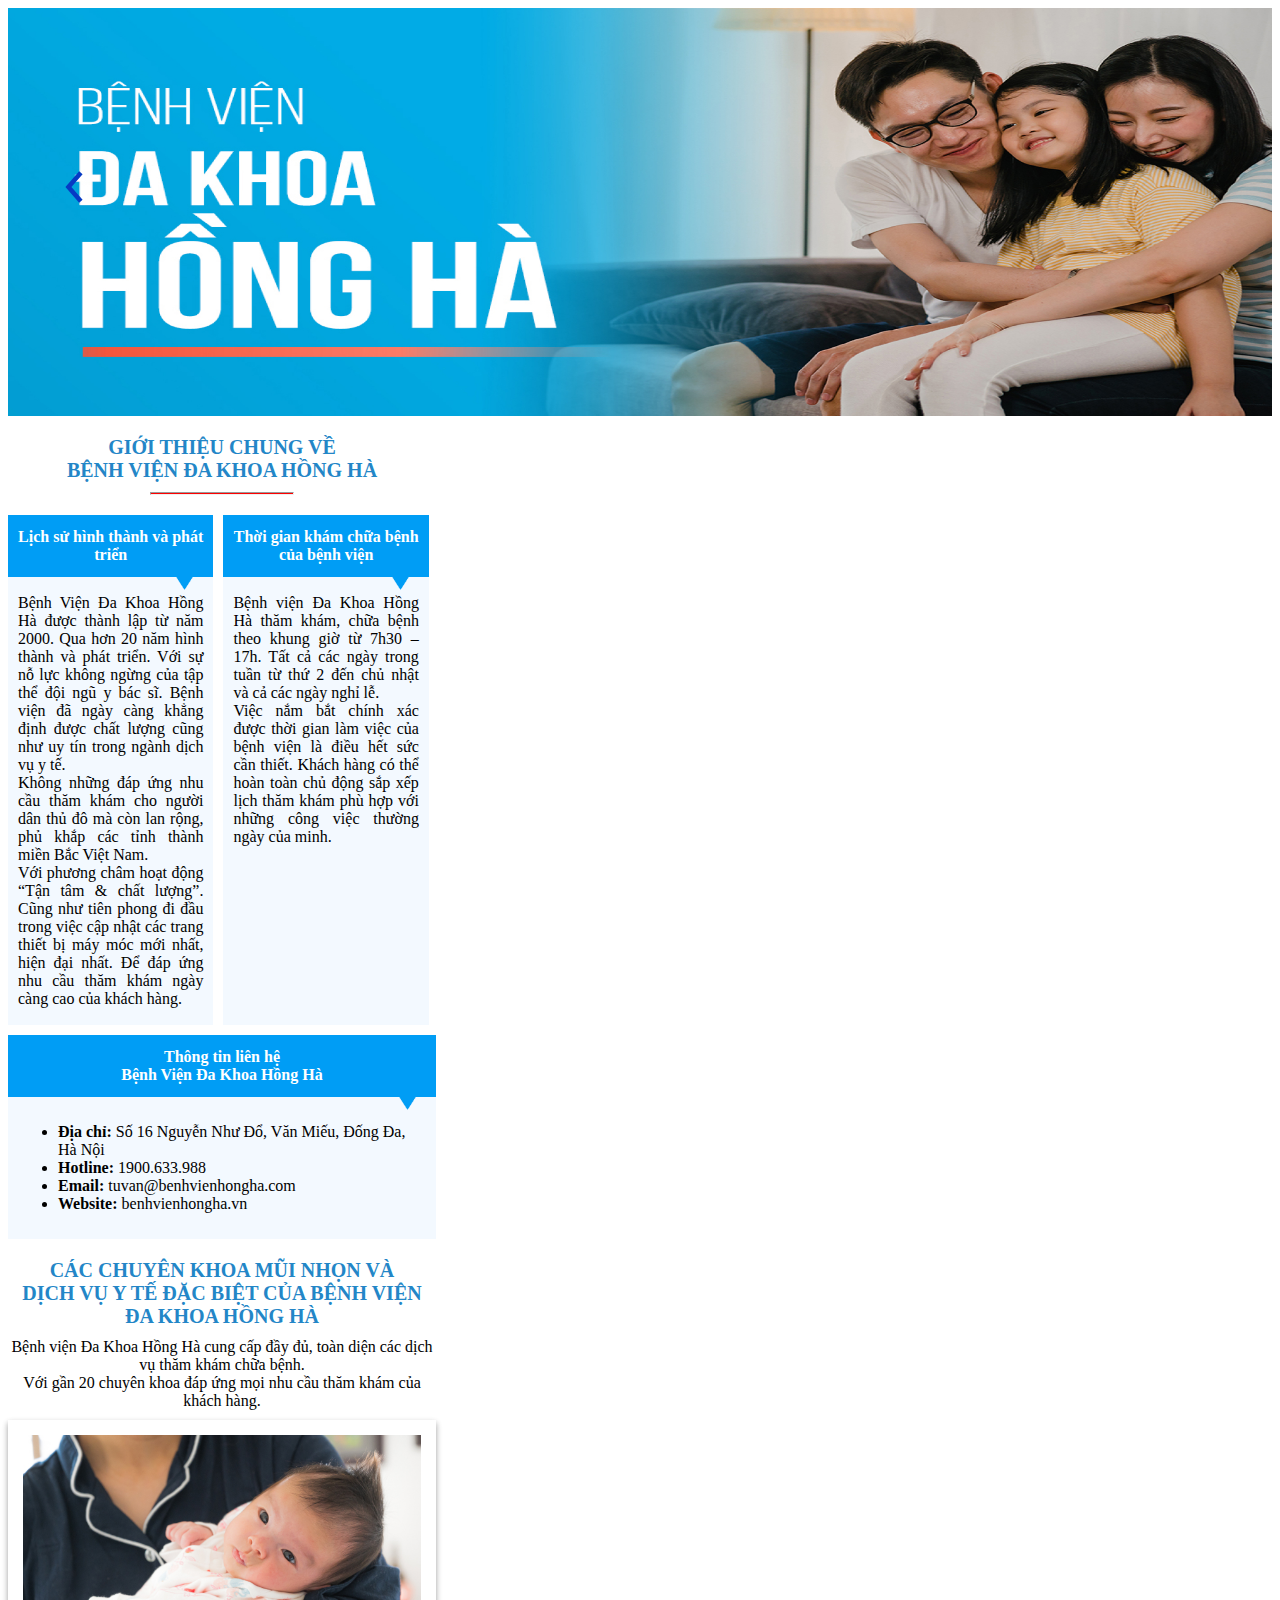
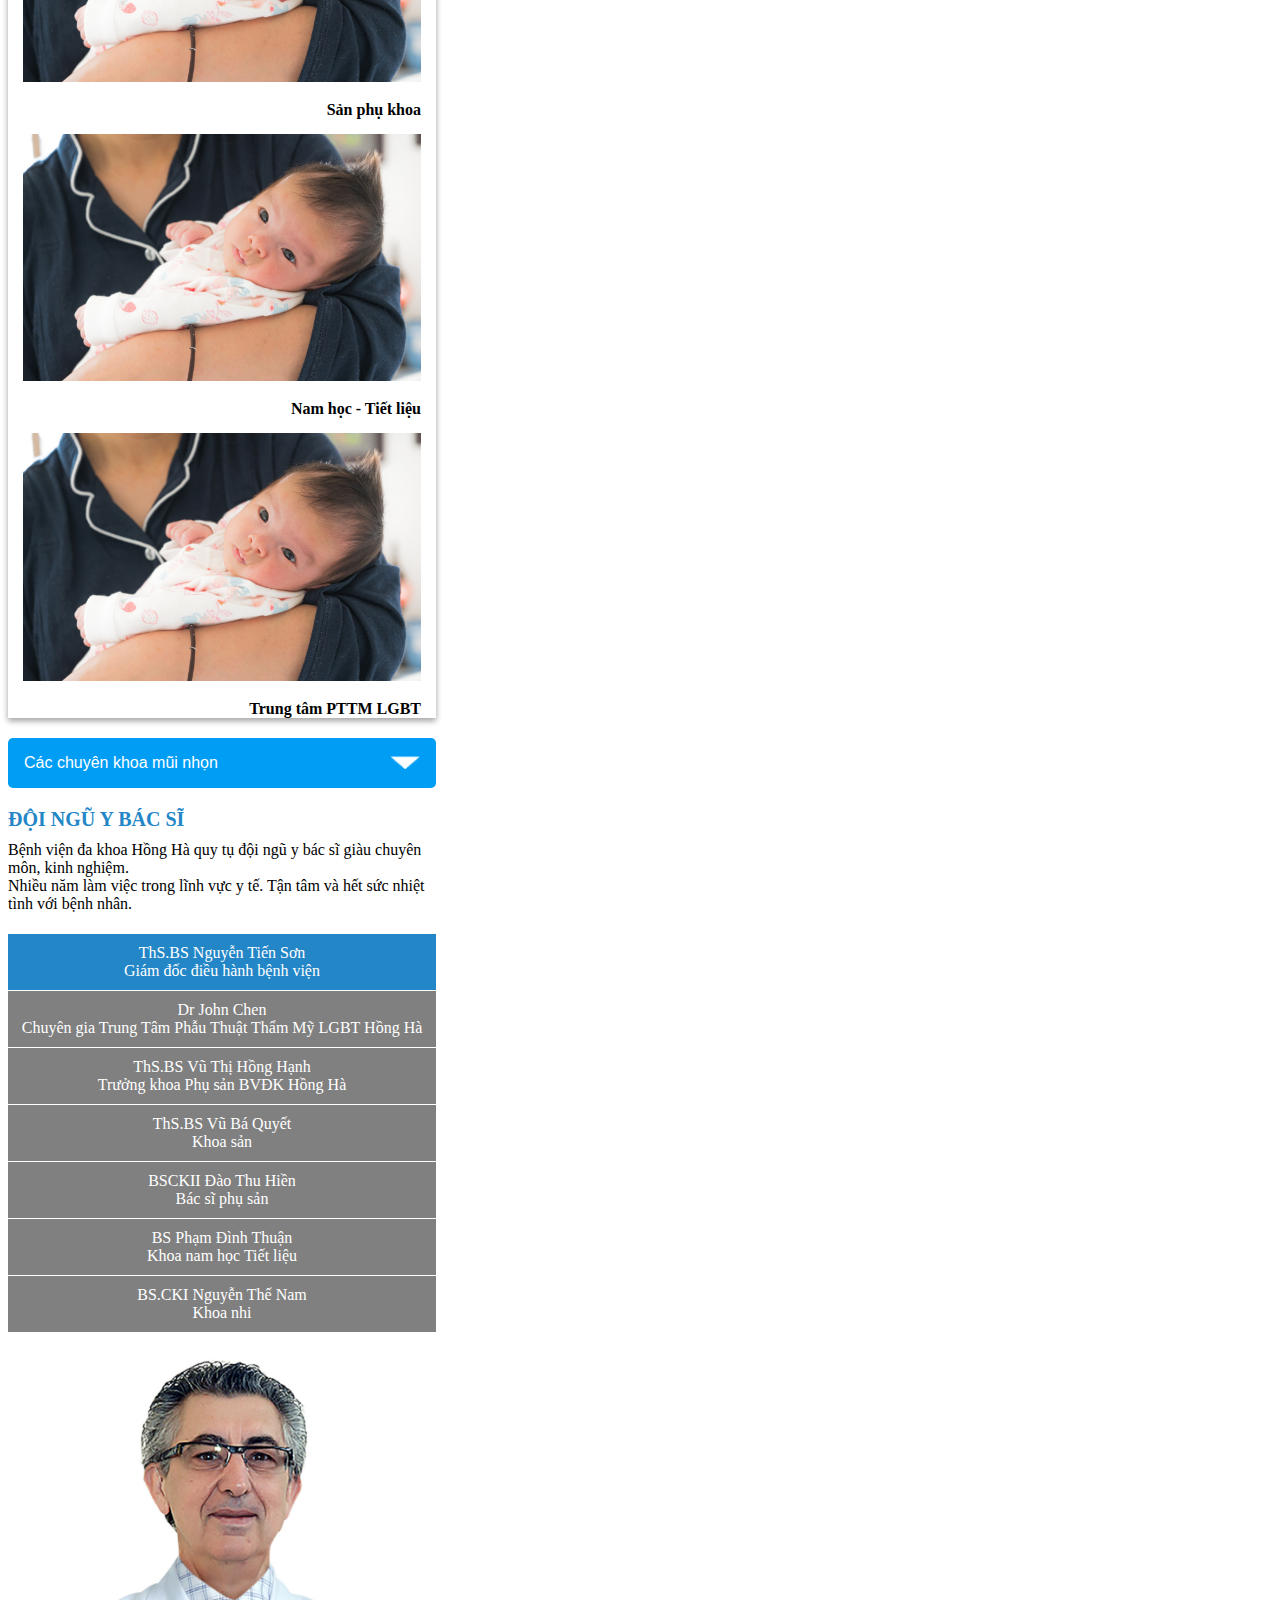
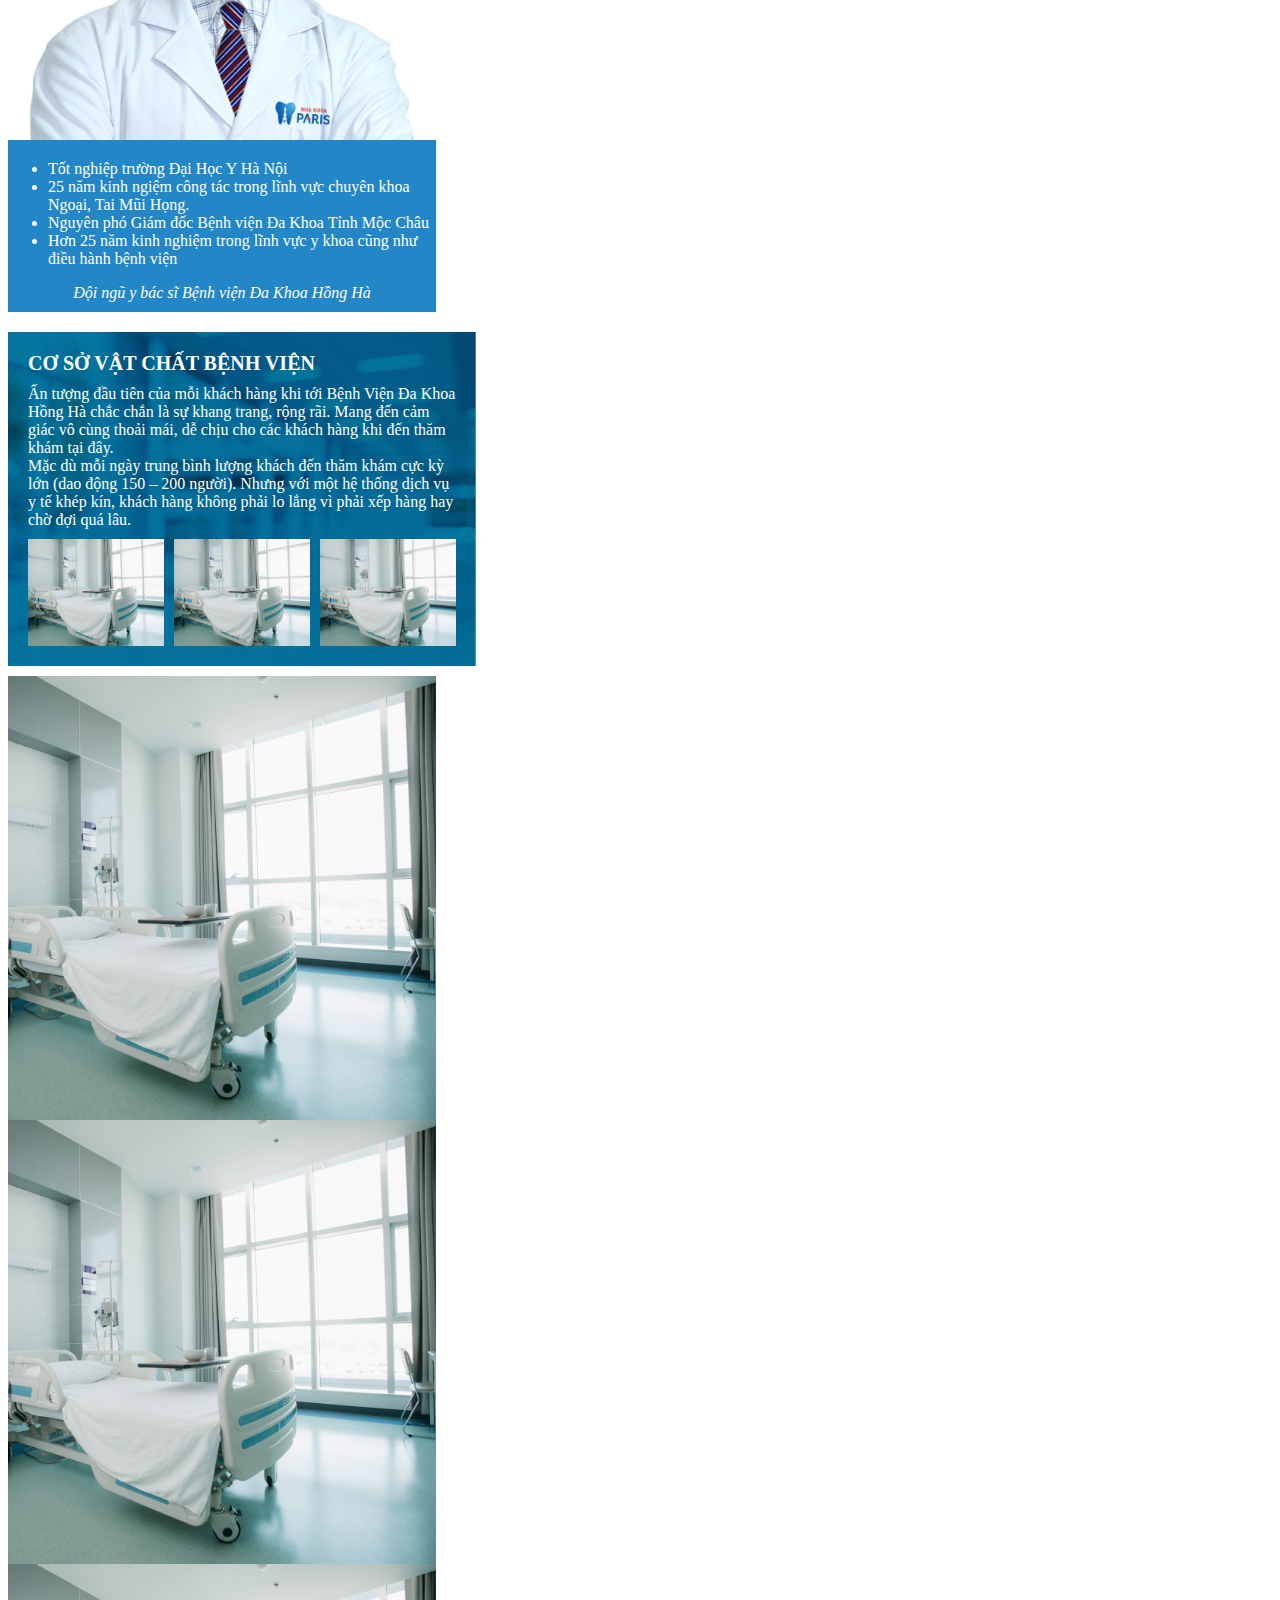
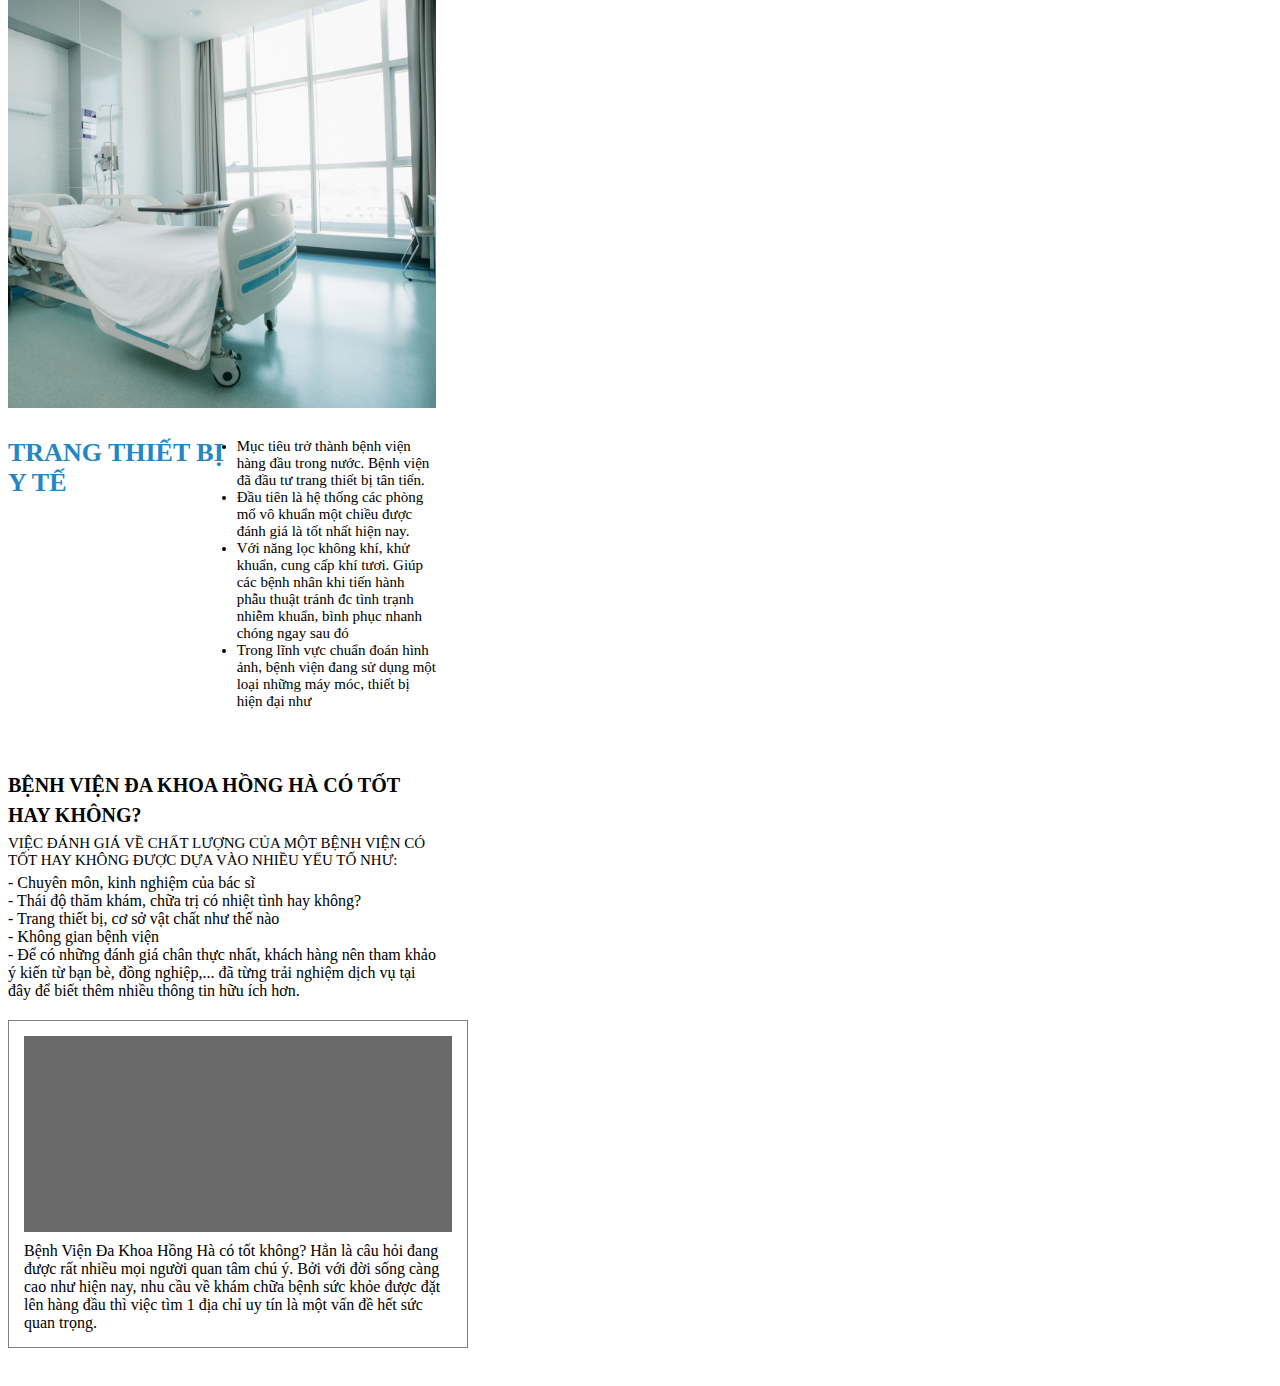
<file: HongHa/m/index.html>
<!DOCTYPE html>
<html lang="en">

<head>
    <meta charset="UTF-8">
    <meta http-equiv="X-UA-Compatible" content="IE=edge">
    <meta name="viewport" content="width=device-width, initial-scale=1.0">
    <title>hongha</title>
    <link rel="stylesheet" href="https://huudinh.github.io/media/css/style-min.css">
    <link rel="stylesheet" href="media/sass/hongha.css">
</head>

<body>
    <section class="screen1">
        <div id="slider1" class="slider responsive"></div>
    </section>
    <section class="screen2">
        <div class="container">
            <div class="screen2__title">
                giới thiệu chung về <br> bệnh viện đa khoa hồng hà
                <hr>
            </div>
            <div class="screen2__box">
                <div class="screen2__item">
                    <div class="screen2__des screen2__des-1">
                        Lịch sử hình thành và phát triển
                    </div>
                    <img width="20" height="17" src="media/images/page2-icon.png" alt="">
                    <div class="screen2__text">
                        Bệnh Viện Đa Khoa Hồng Hà được thành lập từ năm 2000. Qua hơn 20 năm hình thành và phát triển.
                        Với sự nỗ lực không ngừng của tập thể đội ngũ y bác sĩ. Bệnh viện đã ngày càng khẳng định được
                        chất lượng cũng như uy tín trong ngành dịch vụ y tế.
                        <br>
                        Không những đáp ứng nhu cầu thăm khám cho người dân thủ đô mà còn lan rộng, phủ khắp các tỉnh
                        thành miền Bắc Việt Nam.
                        <br>
                        Với phương châm hoạt động “Tận tâm & chất lượng”. Cũng như tiên phong đi đầu trong việc cập nhật
                        các trang thiết bị máy móc mới nhất, hiện đại nhất. Để đáp ứng nhu cầu thăm khám ngày càng cao
                        của khách hàng.
                    </div>
                </div>
                <div class="screen2__item">
                    <div class="screen2__des">
                        Thời gian khám chữa bệnh của bệnh viện
                    </div>
                    <img width="20" height="17" src="media/images/page2-icon.png" alt="">
                    <div class="screen2__text">
                        Bệnh viện Đa Khoa Hồng Hà thăm khám, chữa bệnh theo khung giờ từ 7h30 – 17h. Tất cả các ngày
                        trong tuần từ thứ 2 đến chủ nhật và cả các ngày nghỉ lễ.
                        <br>
                        Việc nắm bắt chính xác được thời gian làm việc của bệnh viện là điều hết sức cần thiết. Khách
                        hàng có thể hoàn toàn chủ động sắp xếp lịch thăm khám phù hợp với những công việc thường ngày
                        của minh.
                    </div>
                </div>
                <div class="screen2__item screen2__item-3">
                    <div class="screen2__des screen2__des-3">
                        Thông tin liên hệ <br> Bệnh Viện Đa Khoa Hồng Hà
                    </div>
                    <img width="20" height="17" src="media/images/page2-icon.png" alt="">
                    <div class="screen2__contact">
                        <ul>
                            <li><b>Địa chỉ:</b> Số 16 Nguyễn Như Đổ, Văn Miếu, Đống Đa, Hà Nội</li>
                            <li><b>Hotline:</b> 1900.633.988</li>
                            <li><b>Email:</b> tuvan@benhvienhongha.com</li>
                            <li><b>Website:</b> benhvienhongha.vn</li>
                        </ul>
                    </div>
                </div>
            </div>
        </div>
    </section>
    <section class="screen3">
        <div class="container">
            <div class="screen3__title">
                các chuyên khoa mũi nhọn và <br>dịch vụ y tế đặc biệt của bệnh viện đa khoa hồng hà
            </div>
            <div class="screen3__des">
                Bệnh viện Đa Khoa Hồng Hà cung cấp đầy đủ, toàn diện các dịch vụ thăm khám chữa bệnh. <br>
                Với gần 20 chuyên khoa đáp ứng mọi nhu cầu thăm khám của khách hàng.
            </div>
            <div class="screen3__box">
                <div class="screen3__item screen3__item-1">
                    <div class="screen3__pic">
                        <div class="screen3__slider">
                            <div class="screen3__content">
                                <div class="screen3__img">
                                    <img width="517" height="321" src="media/images/page3-p1.jpg" alt="">
                                </div>
                                <div class="screen3__name">
                                    Sản phụ khoa
                                </div>
                            </div>
                            <div class="screen3__content">
                                <div class="screen3__img">
                                    <img width="517" height="321" src="media/images/page3-p1.jpg" alt="">
                                </div>
                                <div class="screen3__name">
                                    Nam học - Tiết liệu
                                </div>
                            </div>
                            <div class="screen3__content">
                                <div class="screen3__img">
                                    <img width="517" height="321" src="media/images/page3-p1.jpg" alt="">
                                </div>
                                <div class="screen3__name">
                                    Trung tâm PTTM LGBT
                                </div>
                            </div>
                        </div>
                    </div>
                </div>
                <div class="screen3__item">
                    <div class="dropdown">
                        <button class="screen3__detail">Các chuyên khoa mũi nhọn <img width="28" height="23"
                                src="media/images/page3-icon.png" alt=""></button>
                        <div class="screen3__text">
                            <a href="#">Sản phụ khoa</a>
                            <a href="#">Trung tâm PTTM LGBT</a>
                            <a href="#">Nam học - Tiết liệu</a>
                            <a href="#">Phẫu thuật thẩm mỹ</a>
                            <a href="#">Khoa nội</a>
                            <a href="#">Khoa ngoại</a>
                            <a href="#">Khoa nhi</a>
                            <a href="#">Khoa Tai - Mũi - Họng</a>
                            <a href="#">Khoa ngoại - Tiết niệu</a>
                            <a href="#">Khoa chấn thương chỉnh hình</a>
                            <a href="#">Khoa răng - hàm - mặt</a>
                            <a href="#">Khoa mắt</a>
                            <a href="#">Khoa gan mật - Tiêu hóa</a>
                            <a href="#">Khoa ung- bướu</a>
                            <a href="#">Khoa nội tiết</a>
                            <a href="#">Khoa da liễu</a>
                            <a href="#">Khoa cận lâm sàn</a>
                        </div>
                    </div>
                </div>
            </div>
        </div>
    </section>
    <section class="screen4">
        <div class="container">
            <div class="screen4__title">
                đội ngũ y bác sĩ
            </div>
            <div class="screen4__des">
                Bệnh viện đa khoa Hồng Hà quy tụ đội ngũ y bác sĩ giàu chuyên môn, kinh nghiệm.
                <br>Nhiều năm làm việc trong lĩnh vực y tế. Tận tâm và hết sức nhiệt tình với bệnh nhân.
            </div>
            <div class="screen4__box">
                <div class="screen4__item screen4__item-1">
                    <div class="screen4__doctor active">
                        <ul>
                            <li>ThS.BS Nguyễn Tiến Sơn</li>
                            <li>Giám đốc điều hành bệnh viện</li>
                        </ul>
                    </div>
                    <div class="screen4__doctor">
                        <ul>
                            <li>Dr John Chen</li>
                            <li>Chuyên gia Trung Tâm Phẫu Thuật Thẩm Mỹ LGBT Hồng Hà</li>
                        </ul>
                    </div>
                    <div class="screen4__doctor">
                        <ul>
                            <li>ThS.BS Vũ Thị Hồng Hạnh</li>
                            <li>Trưởng khoa Phụ sản BVĐK Hồng Hà</li>
                        </ul>
                    </div>
                    <div class="screen4__doctor">
                        <ul>
                            <li>ThS.BS Vũ Bá Quyết</li>
                            <li>Khoa sản</li>
                        </ul>
                    </div>
                    <div class="screen4__doctor">
                        <ul>
                            <li>BSCKII Đào Thu Hiền</li>
                            <li>Bác sĩ phụ sản</li>
                        </ul>
                    </div>
                    <div class="screen4__doctor">
                        <ul>
                            <li>BS Phạm Đình Thuận</li>
                            <li>Khoa nam học Tiết liệu</li>
                        </ul>
                    </div>
                    <div class="screen4__doctor">
                        <ul>
                            <li>BS.CKI Nguyễn Thế Nam</li>
                            <li>Khoa nhi</li>
                        </ul>
                    </div>

                </div>
                <div class="screen4__detail">
                    <div class="screen4__pic">
                        <img width="332" height="317" src="media/images/page4-p1.jpg" alt="">
                    </div>
                    <div class="screen4__info">
                        <ul>
                            <li>Tốt nghiệp trường Đại Học Y Hà Nội</li>
                            <li>25 năm kinh ngiệm công tác trong lĩnh vực chuyên khoa Ngoại, Tai Mũi Họng.</li>
                            <li>Nguyên phó Giám đốc Bệnh viện Đa Khoa Tỉnh Mộc Châu</li>
                            <li>Hơn 25 năm kinh nghiệm trong lĩnh vực y khoa cũng như điều hành bệnh viện</li>
                        </ul>
                    </div>
                </div>
                <div class="screen4__note">
                    Đội ngũ y bác sĩ Bệnh viện Đa Khoa Hồng Hà
                </div>
            </div>
        </div>
    </section>

    <section class="screen5">
        <div class="container">
            <div class="screen5__box">
                <div class="screen5__item">
                    <div class="screen5__title">
                        cơ sở vật chất bệnh viện
                    </div>
                    <div class="screen5__des">
                        Ấn tượng đầu tiên của mỗi khách hàng khi tới Bệnh Viện Đa Khoa Hồng Hà chắc chắn là sự khang
                        trang, rộng rãi.
                        Mang đến cảm giác vô cùng thoải mái, dễ chịu cho các khách hàng khi đến thăm khám tại đây.
                        <br> Mặc dù mỗi ngày trung bình lượng khách đến thăm khám cực kỳ lớn (dao động 150 – 200 người).
                        Nhưng với một hệ thống dịch vụ y tế khép kín,
                        khách hàng không phải lo lắng vì phải xếp hàng hay chờ đợi quá lâu.
                    </div>
                    <div class="screen5__detail">
                        <div class="screen5__img">
                            <img src="media/images/page5-item-1.jpg" alt="">
                        </div>
                        <div class="screen5__img">
                            <img src="media/images/page5-item-1.jpg" alt="">
                        </div>
                        <div class="screen5__img">
                            <img src="media/images/page5-item-1.jpg" alt="">
                        </div>
                    </div>
                </div>
                <div class="screen5__content">
                    <div class="screen5__slider">
                        <div class="screen5__pic">
                            <img src="media/images/page5-p1.jpg" alt="">
                        </div>
                        <div class="screen5__pic">
                            <img src="media/images/page5-p1.jpg" alt="">
                        </div>
                        <div class="screen5__pic">
                            <img src="media/images/page5-p1.jpg" alt="">
                        </div>
                    </div>
                </div>
            </div>
        </div>
    </section>
    <section class="screen6">
        <div class="container">
            <div class="screen6__title">
                TRANG THIẾT BỊ Y TẾ
                <div class="screen6__des">
                    <ul>
                        <li>Mục tiêu trở thành bệnh viện hàng đầu trong nước. Bệnh viện đã đầu tư trang thiết bị tân
                            tiến.</li>
                        <li>Đầu tiên là hệ thống các phòng mổ vô khuẩn một chiều được đánh giá là tốt nhất hiện nay.
                        </li>
                        <li>Với năng lọc không khí, khử khuẩn, cung cấp khí tươi. Giúp các bệnh nhân khi tiến hành phẫu
                            thuật tránh đc tình trạnh nhiễm khuẩn, bình phục nhanh chóng ngay sau đó</li>
                        <li>Trong lĩnh vực chuẩn đoán hình ảnh, bệnh viện đang sử dụng một loại những máy móc, thiết bị
                            hiện đại như</li>
                    </ul>
                </div>
            </div>
            <div class="screen6__box">
                <div class="screen6__item">
                    <div class="screen6__img">

                    </div>
                </div>
            </div>
        </div>
    </section>
    <section class="screen7">
        <div class="container">
            <div class="screen7__box">
                <div class="screen7__item">
                    <div class="screen7__title">
                        bệnh viện đa khoa hồng hà có tốt hay không?
                    </div>
                    <div class="screen7__des">
                        việc đánh giá về chất lượng của một bệnh viện có tốt hay không được dựa vào nhiều yếu tố như:
                    </div>
                    <div class="screen7__content">
                        <ul>
                            <li>- Chuyên môn, kinh nghiệm của bác sĩ</li>
                            <li>- Thái độ thăm khám, chữa trị có nhiệt tình hay không?</li>
                            <li>- Trang thiết bị, cơ sở vật chất như thế nào</li>
                            <li>- Không gian bệnh viện</li>
                            <li>- Để có những đánh giá chân thực nhất, khách hàng nên tham khảo ý kiến từ bạn bè, đồng
                                nghiệp,... đã từng trải nghiệm dịch vụ tại đây để biết thêm nhiều thông tin hữu ích hơn.
                            </li>
                        </ul>
                    </div>
                </div>
                <div class="screen7__item screen7__item-2">
                    <div class="screen7__pic">
                        <img src="media/images/page7-p1.jpg" alt="">
                    </div>
                    <div class="screen7__text">
                        Bệnh Viện Đa Khoa Hồng Hà có tốt không? Hẳn là câu hỏi đang được rất nhiều mọi người quan tâm
                        chú ý. Bởi với đời sống càng cao như hiện nay, nhu cầu về khám chữa bệnh sức khỏe được đặt lên
                        hàng đầu thì việc tìm 1 địa chỉ uy tín là một vấn đề hết sức quan trọng.
                    </div>
                </div>
            </div>
        </div>
    </section>

    <script src="media/js/commit.js"></script>
    <script src="https://benhvienthammykangnam.com.vn/css/lib/lib.min.js"></script>
    <script src="https://benhvienthammykangnam.com.vn/css/lib/tiny-slider.min.js"></script>
    <script>
        if (window.screen.width > 767) {
            buildSlider(slider1, 'slider1'); // Array, ID

            setInterval(() => {
                nextSlide(slider1, 'slider1');
            }, 8000);
        } else {
            buildSliderMobile(slider1mb, 'slider1');

            setInterval(() => {
                buildSliderMobileRand(slider1mb, 'slider1')
            }, 8000);
        }
    </script>
    <script>

        var screen3_slider = tns({
            container: '.screen3__slider',
            items: 1,
            slideBy: 'page',
            autoplay: true,
            autoplayButtonOutput: false,
            mouseDrag: true,
            lazyload: true,
            gutter: 10,
            // lazyloadSelector: '.tns-lazy',
            autoHeight: true,
            navPosition: 'bottom',
            controlsPosition: 'bottom',
            gutter: 10,
            slideBy: 1,
            controls: true,
            loop: false,
        });
        var screen5_slider = tns({
            container: '.screen5__slider',
            items: 1,
            slideBy: 'page',
            autoplay: true,
            autoplayButtonOutput: false,
            mouseDrag: true,
            lazyload: true,
            gutter: 10,
            // lazyloadSelector: '.tns-lazy',
            autoHeight: true,
            navPosition: 'bottom',
            controlsPosition: 'bottom',
            gutter: 10,
            slideBy: 1,
            controls: true,
            loop: false,
        });
    </script>
</body>

</html>
</file>
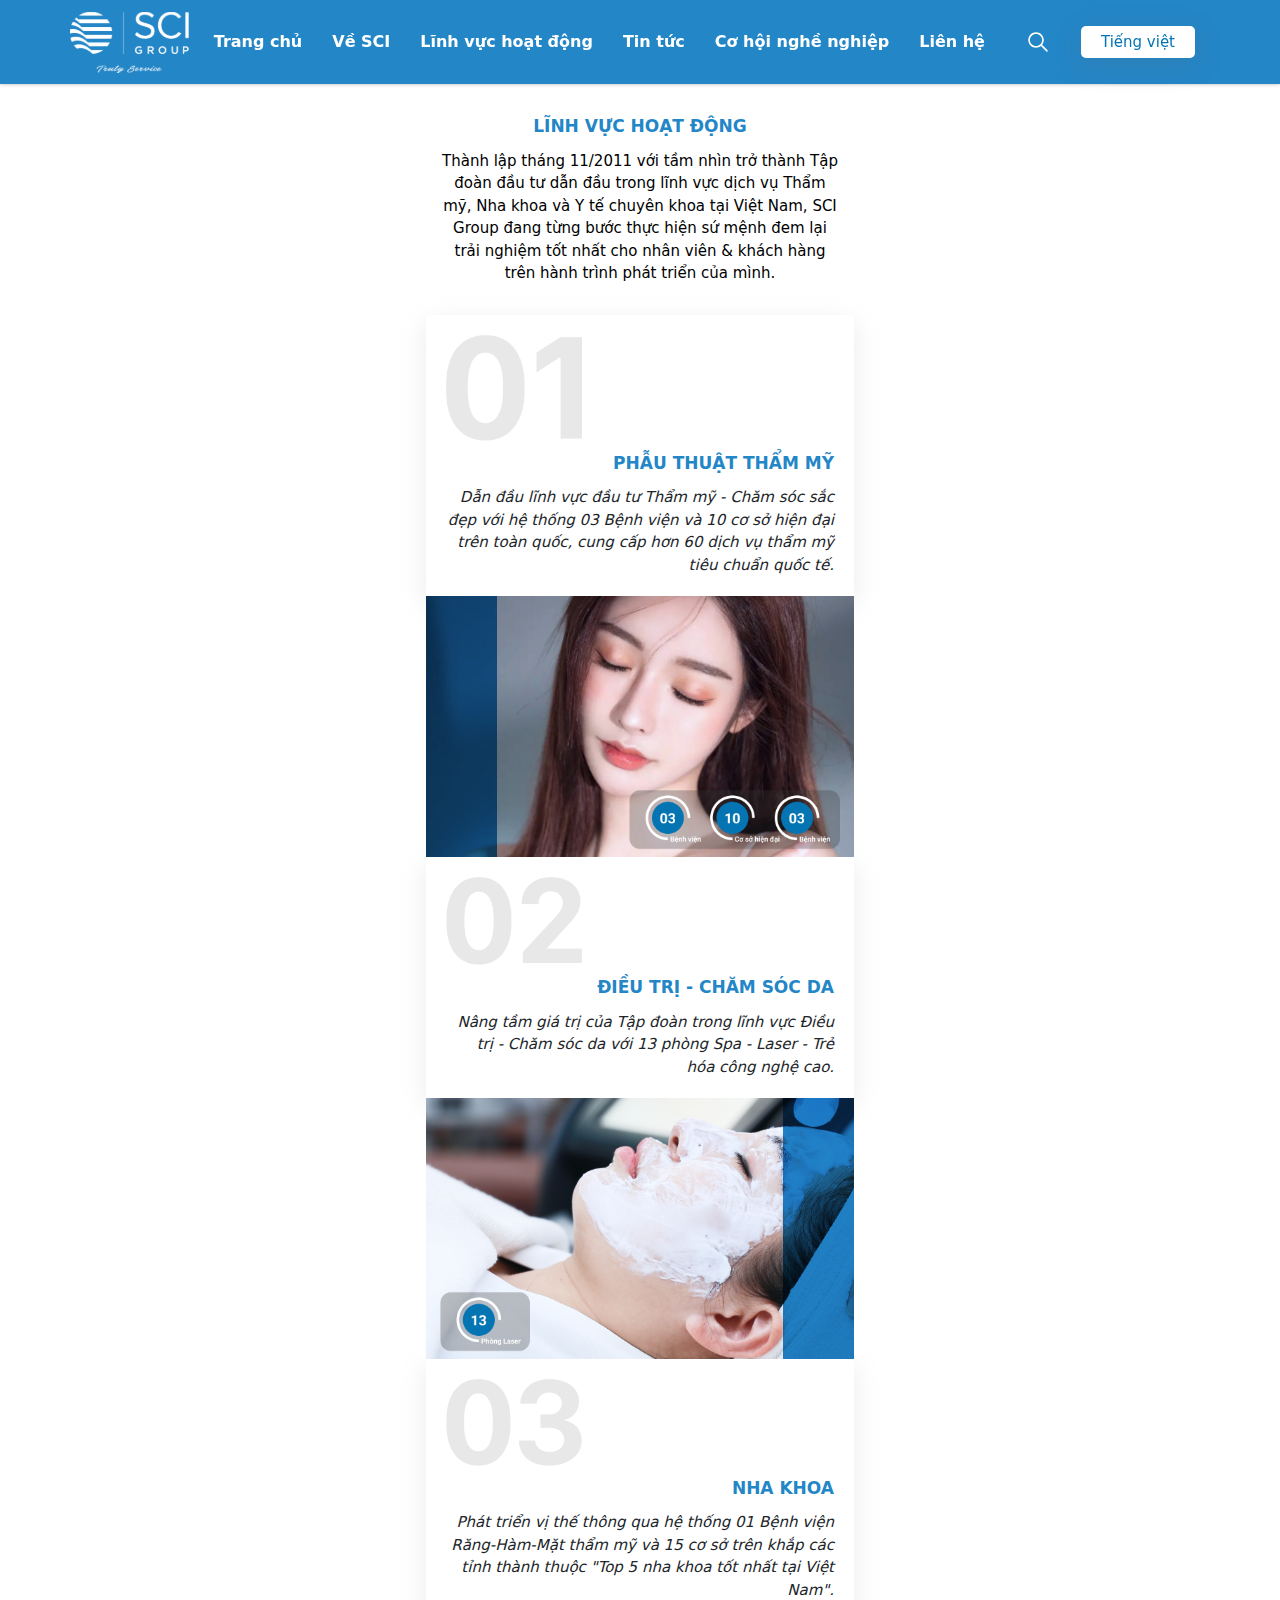
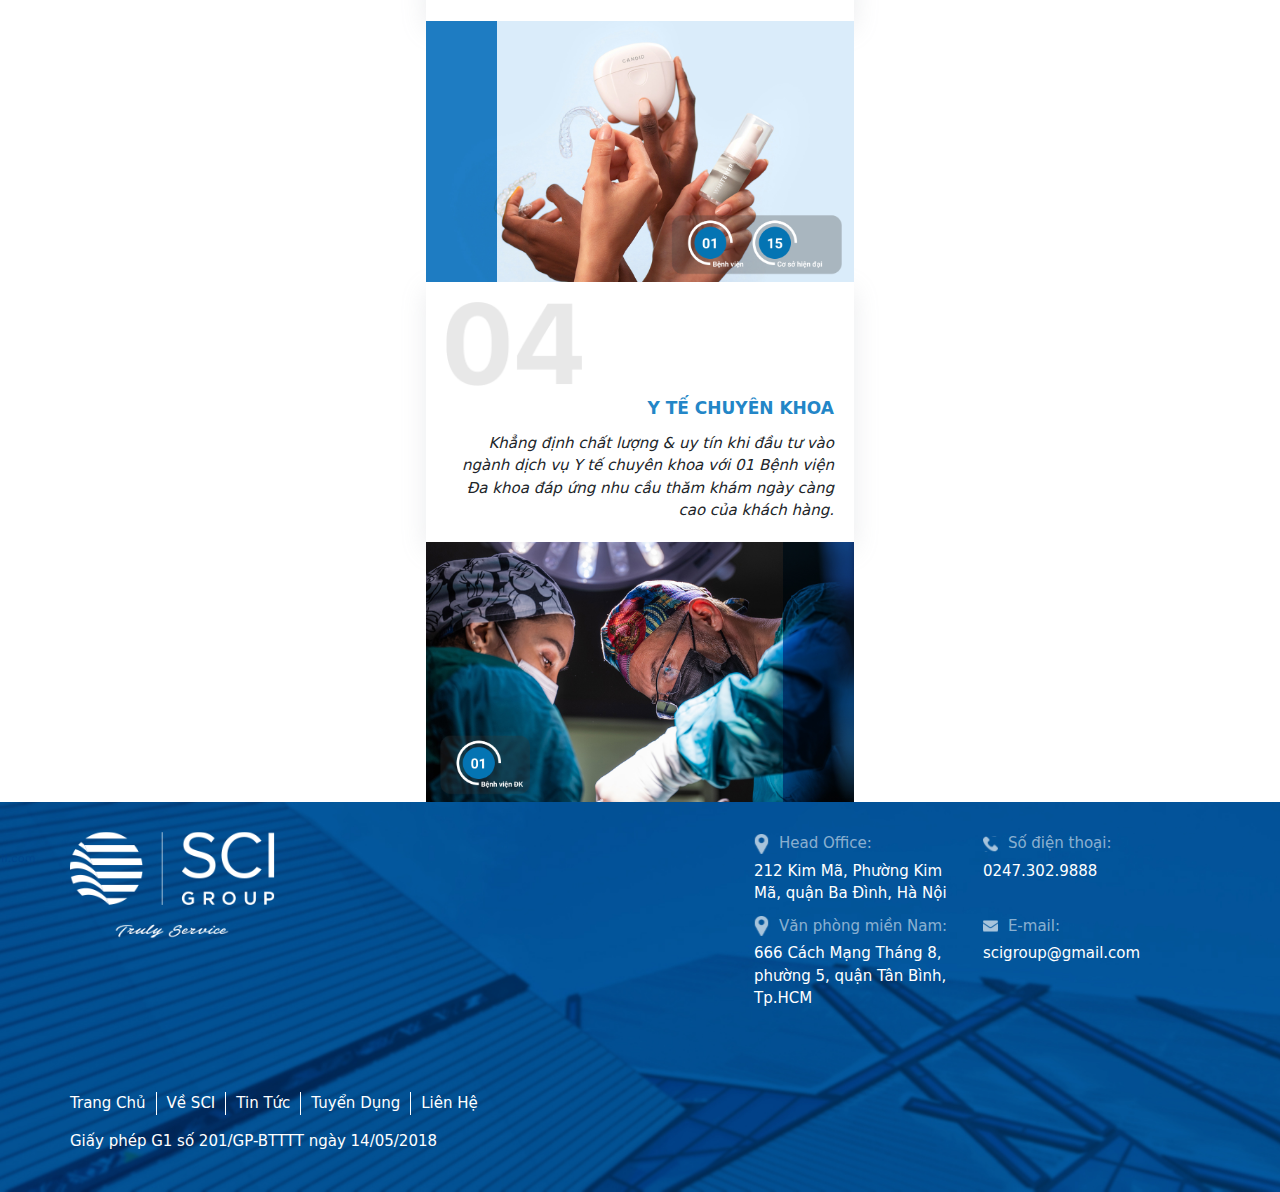
<file: linh-vuc-hoat-dong-ver2/m/index.html>
<!DOCTYPE html>
<html lang="en">

<head>
    <meta charset="UTF-8">
    <meta http-equiv="X-UA-Compatible" content="IE=edge">

    <meta name="viewport" content="width=device-width, initial-scale=1.0">
    <title>Lĩnh vực hoạt động</title>
    <link rel="stylesheet" href="media/sass/style.css">
    <link rel="stylesheet" href="https://huudinh.github.io/media/css/style-min.css">
</head>

<body>
    <header class="header_sci_2_0_0 header_sci_2_0_0--active">
        <div class="container">
            <div class="header_sci_2_0_0__box">
                <div class="header_sci_2_0_0__nav" id="headerMenuBtn">
                    <img width="30" height="30" src="media/images/header-menu.svg" alt="">
                </div>
                <h1 class="header_sci_2_0_0__logo">
                    <a href="#">
                        <img width="240" height="78" src="media/images/header-logo.svg" alt="">
                    </a>
                </h1>
                <ul class="header_sci_2_0_0__list" id="headerSideBar">
                    <h1 class="header_sci_2_0_0__logoMb">
                        <a href="#">
                            <img width="240" height="78" src="media/images/logo.svg" alt="">
                        </a>
                    </h1>
                    <li class="header_sci_2_0_0__item">
                        <a class="header_sci_2_0_0__link">Trang chủ</a>
                    </li>
                    <li class="header_sci_2_0_0__item">
                        <a class="header_sci_2_0_0__link">Về SCI</a>
                        <div class="header_sci_2_0_0__dropdown">
                            <div class="header_sci_2_0_0__dropdownCate">
                                <ul>
                                    <li><a href="#">Tầm nhìn, sứ mệnh, giá trị cốt lõi</a> </li>
                                    <li><a href="#">Lịch sử hình thành</a></li>
                                    <li><a href="#">Hệ thống quản trị</a></li>
                                    <li><a href="#">Văn hóa ứng xử</a></li>
                                    <li><a href="#">Triết lí kinh doanh</a></li>
                                </ul>
                            </div>
                        </div>
                    </li>
                    <li class="header_sci_2_0_0__item">
                        <a class="header_sci_2_0_0__link">Lĩnh vực hoạt động</a>
                        <div class="header_sci_2_0_0__dropdown">
                            <div class="header_sci_2_0_0__dropdownCate">
                                <ul>
                                    <li><a href="#">Thẩm mỹ</a> </li>
                                    <li><a href="#">Nha khoa</a> </li>
                                    <li><a href="#">Y tế chuyên khoa</a> </li>
                                </ul>
                            </div>
                        </div>
                    </li>
                    <li class="header_sci_2_0_0__item">
                        <a href="#" class="header_sci_2_0_0__link">Tin tức</a>
                    </li>

                    <li class="header_sci_2_0_0__item">
                        <a class="header_sci_2_0_0__link">Cơ hội nghề nghiệp</a>
                        <div class="header_sci_2_0_0__dropdown">
                            <div class="header_sci_2_0_0__dropdownCate">
                                <ul>
                                    <li><a href="#">Các vị trí tuyển dụng</a> </li>
                                    <li><a href="#">Chế độ đãi ngộ</a> </li>
                                    <li><a href="#">Quy trình tuyển dụng</a> </li>
                                </ul>
                            </div>
                        </div>
                    </li>
                    <li class="header_sci_2_0_0__item">
                        <a href="" class="header_sci_2_0_0__link">Liên hệ</a>

                    </li>
                    <li class="header_sci_2_0_0__item">
                        <button class="header_sci_2_0_0__btn">
                            <img width="26" height="26" src="media/images/header-search-white.svg" alt="">
                        </button>
                    </li>
                    <li class="header_sci_2_0_0__item">
                        <div class="header_sci_2_0_0__language">
                            <div class="header_sci_2_0_0__vn">
                                <a href="#">Tiếng việt</a>
                            </div>
                            <div class="header_sci_2_0_0__eng">
                                <a href="">English</a>
                            </div>
                        </div>

                    </li>
                </ul>
                <div class="header_sci_2_0_0__bg" id="headerBg"></div>
                <div class="header_sci_2_0_0__btnGroup">
                    <a href="tel:1900633988">
                        <img width="20" height="20" src="media/images/header-call-m.svg" alt="">
                    </a>
                    <button>
                        <img width="15" height="15" src="media/images/header-search-white.svg" alt="">
                    </button>
                </div>
            </div>
        </div>
    </header>
    <section class="screen1">
        <div class="container">
            <div class="screen1__title">
                <p>LĨNH VỰC HOẠT ĐỘNG</p>
                <span>Thành lập tháng 11/2011 với tầm nhìn trở thành Tập đoàn đầu tư dẫn đầu trong lĩnh vực dịch vụ Thẩm
                    mỹ, Nha khoa và Y tế chuyên khoa tại Việt Nam, SCI Group đang từng bước thực hiện sứ mệnh đem lại
                    trải nghiệm tốt nhất cho nhân viên & khách hàng trên hành trình phát triển của mình.</span>
            </div>
        </div>
    </section>
    <section class="screen2">
        <div class="container">
            <div class="screen2__item">
                <div class="screen2__left ">
                    <div class="screen2__box">
                        <img width="135" height="106" src="media/images/sevice-01.png" alt="">
                        <div class="screen2__detail">
                            <p>PHẪU THUẬT THẨM MỸ</p>
                            <span>Dẫn đầu lĩnh vực đầu tư Thẩm mỹ - Chăm sóc sắc đẹp với hệ thống 03 Bệnh viện và 10 cơ
                                sở
                                hiện đại trên toàn quốc, cung cấp hơn 60 dịch vụ thẩm mỹ tiêu chuẩn quốc tế.</span>
                        </div>
                    </div>
                </div>
                <div class="screen2__right">
                    <img width="428" height="260" src="media/images/service-pic1.jpg" alt="">
                </div>
            </div>
            <div class="screen2__item">
                <div class="screen2__left ">
                    <div class="screen2__box">
                        <img width="135" height="106" src="media/images/sevice-02.png" alt="">
                        <div class="screen2__detail">
                            <p>ĐIỀU TRỊ - CHĂM SÓC DA</p>
                            <span>Nâng tầm giá trị của Tập đoàn trong lĩnh vực Điều trị - Chăm sóc da với 13 phòng Spa -
                                Laser - Trẻ hóa công nghệ cao.</span>
                        </div>
                    </div>
                </div>
                <div class="screen2__right">
                    <img width="428" height="260" src="media/images/service-pic2.jpg" alt="">
                </div>
            </div>
            <div class="screen2__item">
                <div class="screen2__left ">
                    <div class="screen2__box">
                        <img width="135" height="106" src="media/images/sevice-03.png" alt="">
                        <div class="screen2__detail">
                            <p>NHA KHOA</p>
                            <span>Phát triển vị thế thông qua hệ thống 01 Bệnh viện Răng-Hàm-Mặt thẩm mỹ và 15 cơ sở
                                trên
                                khắp các tỉnh thành thuộc "Top 5 nha khoa tốt nhất tại Việt Nam".</span>
                        </div>
                    </div>
                </div>
                <div class="screen2__right">
                    <img width="428" height="260" src="media/images/service-pic3.jpg" alt="">
                </div>
            </div>
            <div class="screen2__item">
                <div class="screen2__left ">
                    <div class="screen2__box">
                        <img width="135" height="106" src="media/images/sevice-04.png" alt="">
                        <div class="screen2__detail">
                            <p>Y TẾ CHUYÊN KHOA</p>
                            <span>Khẳng định chất lượng & uy tín khi đầu tư vào ngành dịch vụ Y tế chuyên khoa với 01
                                Bệnh
                                viện Đa khoa đáp ứng nhu cầu thăm khám ngày càng cao của khách hàng.</span>
                        </div>
                    </div>
                </div>
                <div class="screen2__right">
                    <img width="428" height="260" src="media/images/service-pic4.jpg" alt="">
                </div>
            </div>
        </div>
    </section>
    <footer class="footer_sci_1_0_0">
        <div class="container">
            <div class="footer_sci_1_0_0__box">
                <div class="footer_sci_1_0_0__top">
                    <div class="footer_sci_1_0_0__logo">
                        <img width="215" height="111" src="media/images/logo.svg" alt="">
                    </div>
                    <div class="footer_sci_1_0_0__info">
                        <div class="footer_sci_1_0_0__office">
                            <p class="footer_sci_1_0_0__contact"><img width="12" height="18" src="media/images/mail.svg"
                                    alt=""> Head Office:</p>
                            <a href="" class="footer_sci_1_0_0__address">212 Kim Mã, Phường Kim Mã, quận Ba Đình, Hà
                                Nội</a>
                        </div>
                        <div class="footer_sci_1_0_0__office">
                            <p class="footer_sci_1_0_0__contact"><img width="12" height="18" src="media/images/call.svg"
                                    alt=""> Số điện thoại:</p>
                            <a href="" class="footer_sci_1_0_0__address">0247.302.9888</a>
                        </div>
                        <div class="footer_sci_1_0_0__office">
                            <p class="footer_sci_1_0_0__contact"><img width="12" height="18" src="media/images/mail.svg"
                                    alt=""> Văn phòng miền Nam:
                            </p>
                            <a href="" class="footer_sci_1_0_0__address">666 Cách Mạng Tháng 8, phường 5, quận Tân Bình,
                                Tp.HCM
                            </a>
                        </div>
                        <div class="footer_sci_1_0_0__office">
                            <p class="footer_sci_1_0_0__contact"><img width="12" height="18" src="media/images/add.svg"
                                    alt=""> E-mail:</p>
                            <a href="" class="footer_sci_1_0_0__address">scigroup@gmail.com</a>
                        </div>
                    </div>
                </div>
                <div class="footer_sci_1_0_0__bot">
                    <div class="footer_sci_1_0_0__left">
                        <ul class="footer_sci_1_0_0__list">
                            <li>
                                <a href="">Trang Chủ</a>
                            </li>
                            <li>
                                <a href="">Về SCI</a>
                            </li>
                            <li>
                                <a href="">Tin Tức</a>
                            </li>
                            <li>
                                <a href="">Tuyển Dụng</a>
                            </li>
                            <li>
                                <a href="">Liên Hệ</a>
                            </li>
                        </ul>
                        <p class="footer_sci_1_0_0__permit">Giấy phép G1 số 201/GP-BTTTT ngày 14/05/2018</p>
                    </div>

                </div>
            </div>
        </div>
    </footer>
</body>
<script src="https://benhvienthammykangnam.com.vn/css/lib/lib.min.js"></script>
<script src="https://benhvienthammykangnam.com.vn/css/lib/tiny-slider.min.js"></script>
<script src="media/js/header_sci_2_0_0.js"></script>


</html>
</file>
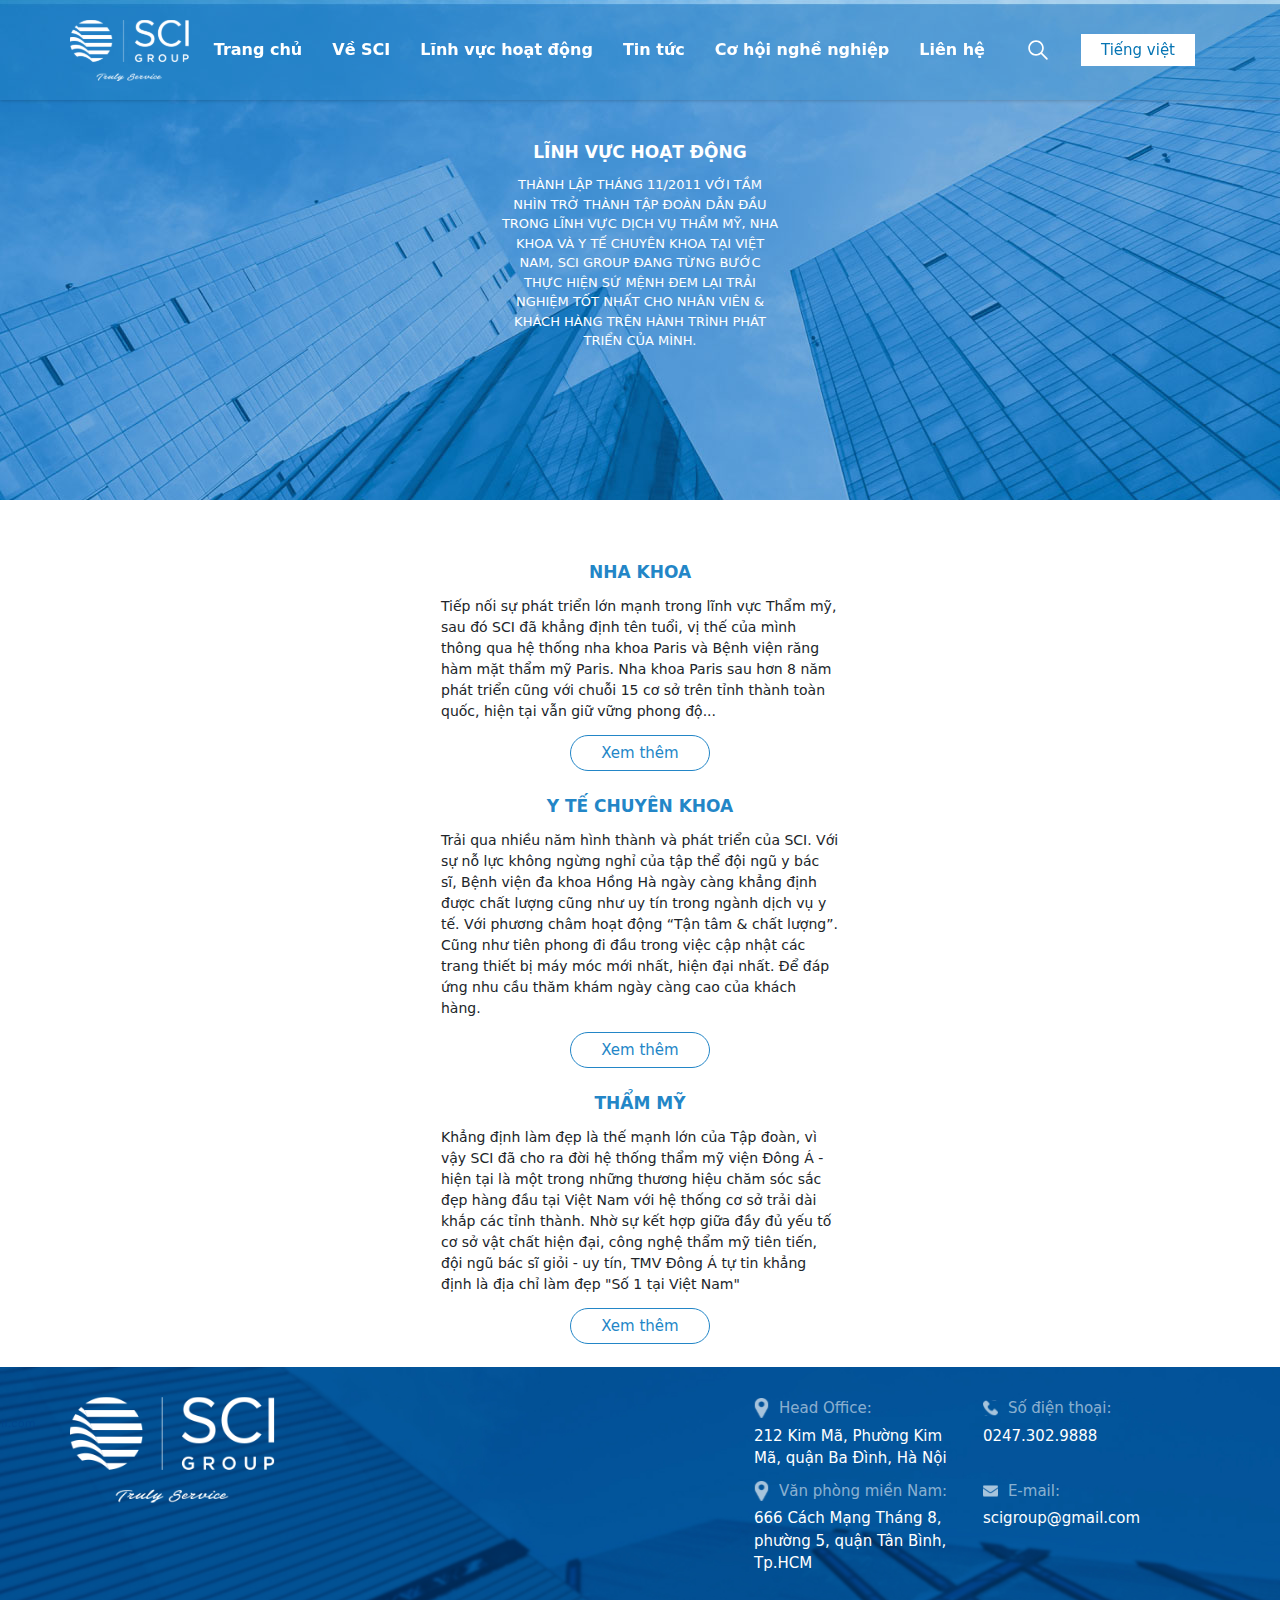
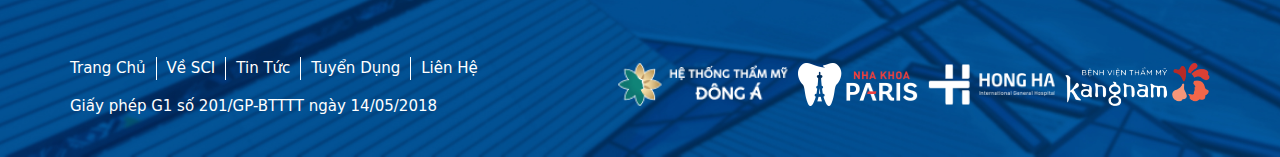
<file: linh-vuc-hoat-dong/m/index.html>
<!DOCTYPE html>
<html lang="en">

<head>
    <meta charset="UTF-8">
    <meta http-equiv="X-UA-Compatible" content="IE=edge">

    <meta name="viewport" content="width=device-width, initial-scale=1.0">
    <title>Lĩnh vực hoạt động</title>
    <link rel="stylesheet" href="media/sass/style.css">
</head>

<body>
    <header class="header_sci_1_0_0">
        <div class="container">
            <div class="header_sci_1_0_0__box">
                <div class="header_sci_1_0_0__nav" id="headerMenuBtn">
                    <img width="30" height="30" src="media/images/header-menu.svg" alt="">
                </div>
                <h1 class="header_sci_1_0_0__logo">
                    <a href="#">
                        <img width="240" height="78" src="media/images/header-logo.svg" alt="">
                    </a>
                </h1>
                <ul class="header_sci_1_0_0__list" id="headerSideBar">
                    <h1 class="header_sci_1_0_0__logoMb">
                        <a href="#">
                            <img width="240" height="78" src="media/images/header-logo.svg" alt="">
                        </a>
                    </h1>
                    <li class="header_sci_1_0_0__item">
                        <a class="header_sci_1_0_0__link">Trang chủ</a>
                    </li>
                    <li class="header_sci_1_0_0__item">
                        <a class="header_sci_1_0_0__link">Về SCI</a>
                        <div class="header_sci_1_0_0__dropdown">
                            <div class="header_sci_1_0_0__dropdownCate">
                                <ul>
                                    <li><a href="#">Tầm nhìn, sứ mệnh, giá trị cốt lõi</a> </li>
                                    <li><a href="#">Lịch sử hình thành</a></li>
                                    <li><a href="#">Hệ thống quản trị</a></li>
                                    <li><a href="#">Văn hóa ứng xử</a></li>
                                    <li><a href="#">Triết lí kinh doanh</a></li>
                                </ul>
                            </div>
                        </div>
                    </li>
                    <li class="header_sci_1_0_0__item">
                        <a class="header_sci_1_0_0__link">Lĩnh vực hoạt động</a>
                        <div class="header_sci_1_0_0__dropdown">
                            <div class="header_sci_1_0_0__dropdownCate">
                                <ul>
                                    <li><a href="#">Thẩm mỹ</a> </li>
                                    <li><a href="#">Nha khoa</a> </li>
                                    <li><a href="#">Y tế chuyên khoa</a> </li>
                                </ul>
                            </div>
                        </div>
                    </li>
                    <li class="header_sci_1_0_0__item">
                        <a href="#" class="header_sci_1_0_0__link">Tin tức</a>
                    </li>

                    <li class="header_sci_1_0_0__item">
                        <a class="header_sci_1_0_0__link">Cơ hội nghề nghiệp</a>
                        <div class="header_sci_1_0_0__dropdown">
                            <div class="header_sci_1_0_0__dropdownCate">
                                <ul>
                                    <li><a href="#">Các vị trí tuyển dụng</a> </li>
                                    <li><a href="#">Chế độ đãi ngộ</a> </li>
                                    <li><a href="#">Quy trình tuyển dụng</a> </li>
                                </ul>
                            </div>
                        </div>
                    </li>
                    <li class="header_sci_1_0_0__item">
                        <a href="" class="header_sci_1_0_0__link">Liên hệ</a>

                    </li>
                    <li class="header_sci_1_0_0__item">
                        <button class="header_sci_1_0_0__btn">
                            <img width="26" height="26" src="media/images/header-search-white.svg" alt="">
                        </button>
                    </li>
                    <li class="header_sci_1_0_0__item">
                        <div class="header_sci_1_0_0__language">
                            <div class="header_sci_1_0_0__vn">
                                <a href="#">Tiếng việt</a>
                            </div>
                            <div class="header_sci_1_0_0__eng">
                                <a href="">English</a>
                            </div>
                        </div>

                    </li>
                </ul>
                <div class="header_sci_1_0_0__bg" id="headerBg"></div>
                <div class="header_sci_1_0_0__btnGroup">
                    <a href="tel:1900633988">
                        <img width="20" height="20" src="media/images/header-call-m.svg" alt="">
                    </a>
                    <button>
                        <img width="15" height="15" src="media/images/header-search-white.svg" alt="">
                    </button>
                </div>
            </div>
        </div>
    </header>
    <section class="screen1">
        <div class="container">
            <div class="screen1__box">
                <p class="screen1__title">
                    Lĩnh vực hoạt động
                </p>
                <p class="screen1__des">
                    Thành lập tháng 11/2011 với tầm nhìn trở thành Tập đoàn dẫn đầu trong lĩnh vực dịch vụ Thẩm mỹ, Nha
                    khoa và Y tế chuyên khoa tại Việt Nam, SCI Group đang từng bước thực hiện sứ mệnh đem lại trải
                    nghiệm tốt nhất cho nhân viên & khách hàng trên hành trình phát triển của mình.
                </p>
            </div>
        </div>
    </section>
    <section class="screen2">
        <div class="container">
            <div class="screen2__box">
                <div class="screen2__item">
                    <p class="screen2__title">NHA KHOA</p>
                    <p class="screen2__des">
                        Tiếp nối sự phát triển lớn mạnh trong lĩnh vực Thẩm mỹ, sau đó SCI đã khẳng định tên tuổi, vị
                        thế của mình thông qua hệ thống nha khoa Paris và Bệnh viện răng hàm mặt thẩm mỹ Paris. Nha khoa
                        Paris sau hơn 8 năm phát triển cũng với chuỗi 15 cơ sở trên tỉnh thành toàn quốc, hiện tại vẫn
                        giữ vững phong độ...
                    </p>
                    <div class="screen2__more">
                        <a href="">Xem thêm</a>
                    </div>
                </div>
                <div class="screen2__item">
                    <p class="screen2__title">Y TẾ CHUYÊN KHOA</p>
                    <p class="screen2__des">
                        Trải qua nhiều năm hình thành và phát triển của SCI. Với sự nỗ lực không ngừng nghỉ của tập thể
                        đội ngũ y bác sĩ, Bệnh viện đa khoa Hồng Hà ngày càng khẳng định được chất lượng cũng như uy tín
                        trong ngành dịch vụ y tế. Với phương châm hoạt động “Tận tâm & chất lượng”. Cũng như tiên phong
                        đi đầu trong việc cập nhật các trang thiết bị máy móc mới nhất, hiện đại nhất. Để đáp ứng nhu
                        cầu thăm khám ngày càng cao của khách hàng.
                    </p>
                    <div class="screen2__more">
                        <a href="">Xem thêm</a>
                    </div>
                </div>
                <div class="screen2__item">
                    <p class="screen2__title">THẨM MỸ</p>
                    <p class="screen2__des">
                        Khẳng định làm đẹp là thế mạnh lớn của Tập đoàn, vì vậy SCI đã cho ra đời hệ thống thẩm mỹ viện
                        Đông Á - hiện tại là một trong những thương hiệu chăm sóc sắc đẹp hàng đầu tại Việt Nam với hệ
                        thống cơ sở trải dài khắp các tỉnh thành. Nhờ sự kết hợp giữa đầy đủ yếu tố cơ sở vật chất hiện
                        đại, công nghệ thẩm mỹ tiên tiến, đội ngũ bác sĩ giỏi - uy tín, TMV Đông Á tự tin khẳng định là
                        địa chỉ làm đẹp "Số 1 tại Việt Nam"
                    </p>
                    <div class="screen2__more">
                        <a href="">Xem thêm</a>
                    </div>
                </div>
            </div>

        </div>
    </section>
    <footer class="footer_sci_1_0_0">
        <div class="container">
            <div class="footer_sci_1_0_0__box">
                <div class="footer_sci_1_0_0__top">
                    <div class="footer_sci_1_0_0__logo">
                        <img width="215" height="111" src="media/images/ft-logo.svg" alt="">
                    </div>
                    <div class="footer_sci_1_0_0__info">
                        <div class="footer_sci_1_0_0__office">
                            <p class="footer_sci_1_0_0__contact"><img width="12" height="18"
                                    src="media/images/ft-add.svg" alt=""> Head Office:</p>
                            <a href="" class="footer_sci_1_0_0__address">212 Kim Mã, Phường Kim Mã, quận Ba Đình, Hà
                                Nội</a>
                        </div>
                        <div class="footer_sci_1_0_0__office">
                            <p class="footer_sci_1_0_0__contact"><img width="12" height="18"
                                    src="media/images/ft-call.svg" alt=""> Số điện thoại:</p>
                            <a href="" class="footer_sci_1_0_0__address">0247.302.9888</a>
                        </div>
                        <div class="footer_sci_1_0_0__office">
                            <p class="footer_sci_1_0_0__contact"><img width="12" height="18"
                                    src="media/images/ft-add.svg" alt=""> Văn phòng miền Nam:
                            </p>
                            <a href="" class="footer_sci_1_0_0__address">666 Cách Mạng Tháng 8, phường 5, quận Tân Bình,
                                Tp.HCM
                            </a>
                        </div>
                        <div class="footer_sci_1_0_0__office">
                            <p class="footer_sci_1_0_0__contact"><img width="12" height="18"
                                    src="media/images/ft-mail.svg" alt=""> E-mail:</p>
                            <a href="" class="footer_sci_1_0_0__address">scigroup@gmail.com</a>
                        </div>
                    </div>
                </div>
                <div class="footer_sci_1_0_0__bot">
                    <div class="footer_sci_1_0_0__left">
                        <ul class="footer_sci_1_0_0__list">
                            <li>
                                <a href="">Trang Chủ</a>
                            </li>
                            <li>
                                <a href="">Về SCI</a>
                            </li>
                            <li>
                                <a href="">Tin Tức</a>
                            </li>
                            <li>
                                <a href="">Tuyển Dụng</a>
                            </li>
                            <li>
                                <a href="">Liên Hệ</a>
                            </li>
                        </ul>
                        <p class="footer_sci_1_0_0__permit">Giấy phép G1 số 201/GP-BTTTT ngày 14/05/2018</p>
                    </div>
                    <div class="footer_sci_1_0_0__right">
                        <a href="#"><img width="170" height="43" src="media/images/ft-logoda.png" alt=""></a>
                        <a href="#"><img width="120" height="43" src="media/images/ft-logopr.png" alt=""></a>
                        <a href="#"><img width="127" height="43" src="media/images/ft-logohh.png" alt=""></a>
                        <a href="#"><img width="145" height="45" src="media/images/ft-logokn.png" alt=""></a>
                    </div>
                </div>
            </div>
        </div>
    </footer>
</body>
<script src="https://benhvienthammykangnam.com.vn/css/lib/lib.min.js"></script>
<script src="https://benhvienthammykangnam.com.vn/css/lib/tiny-slider.min.js"></script>
<script src="media/js/header_sci_1_0_0.js"></script>


</html>
</file>
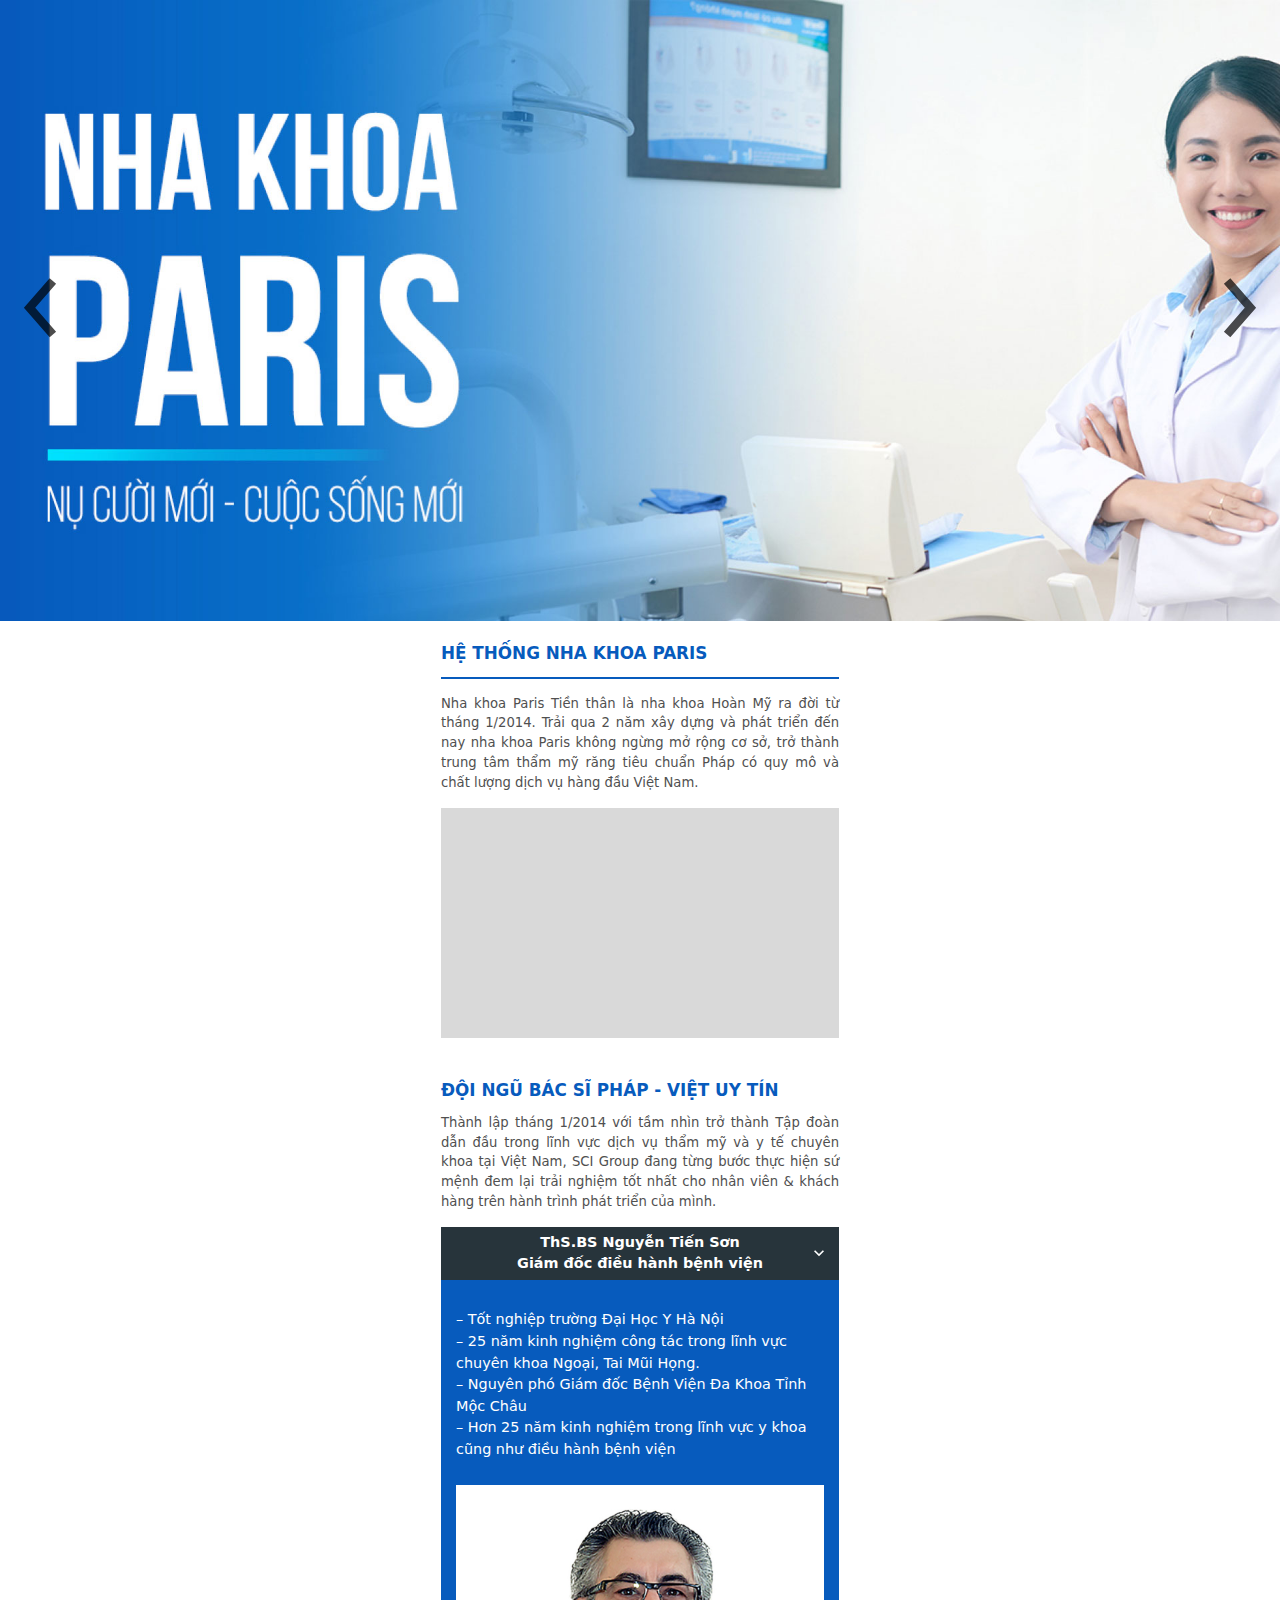
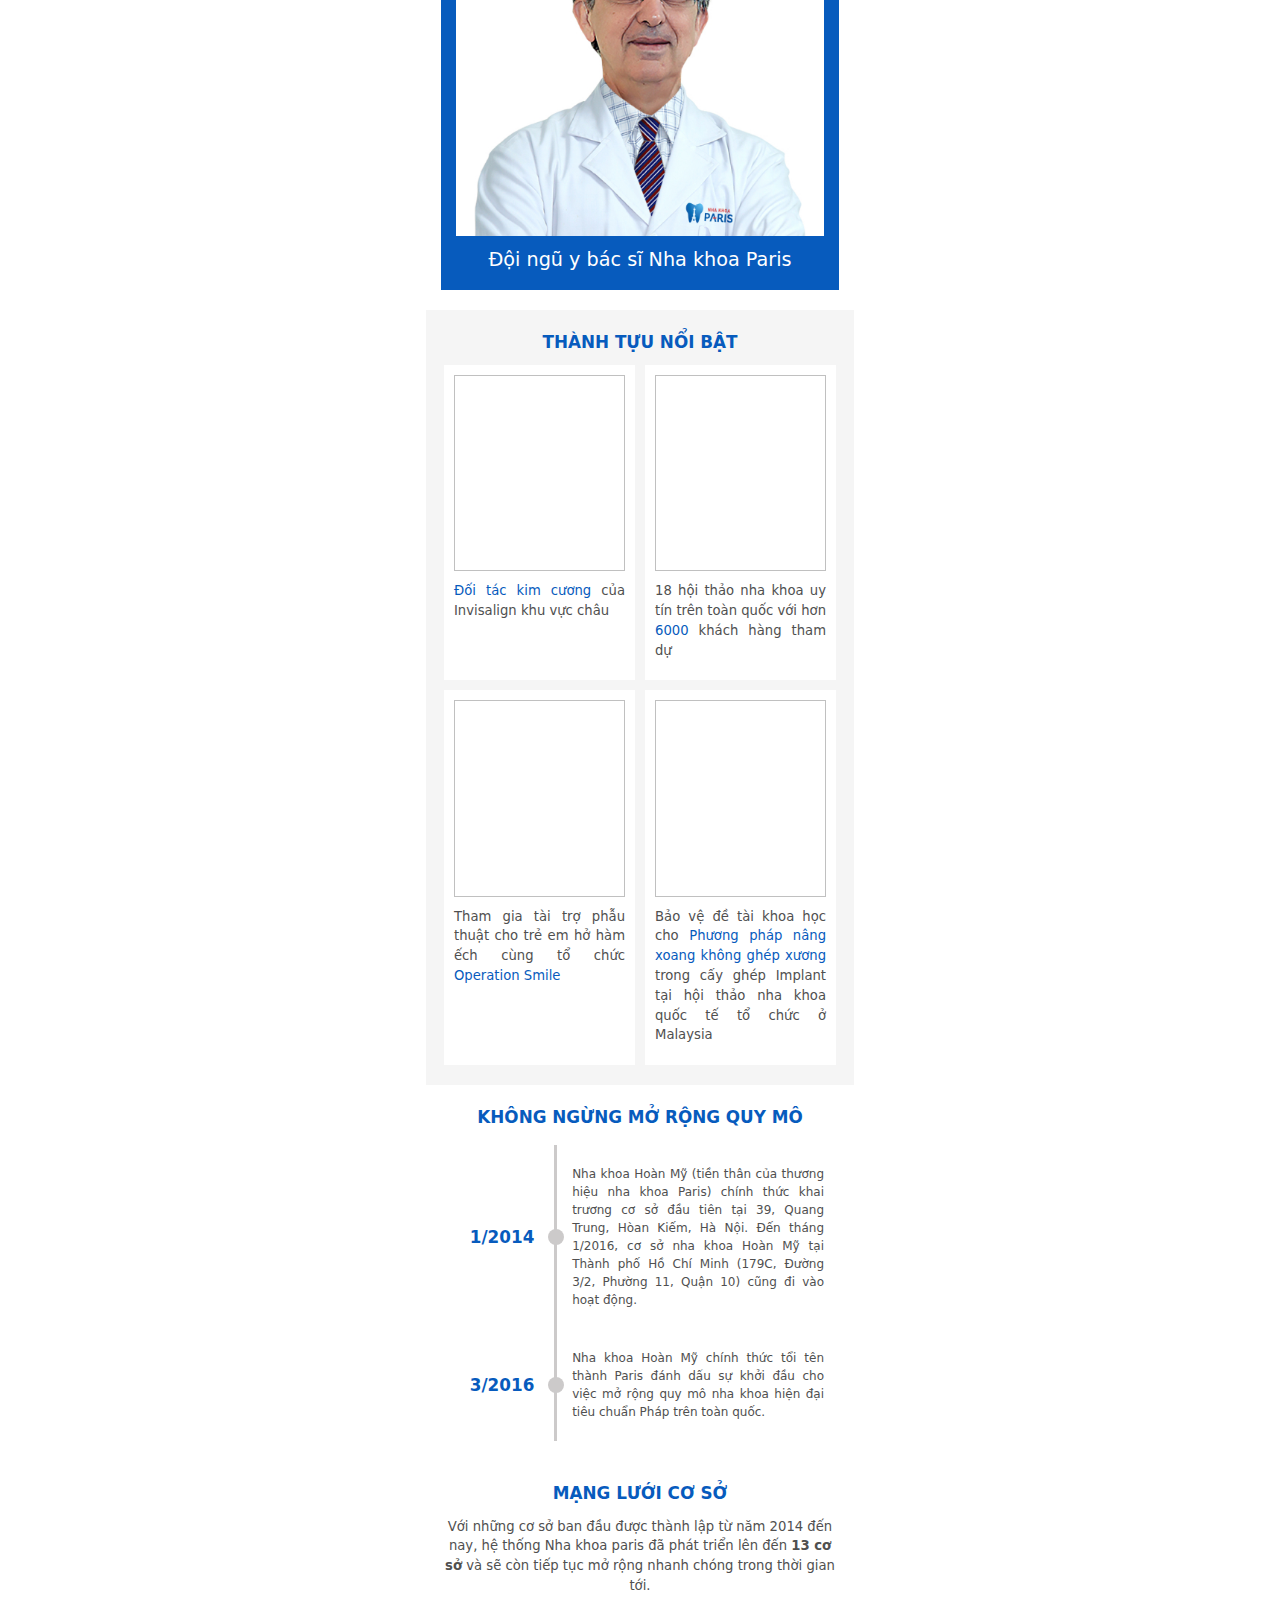
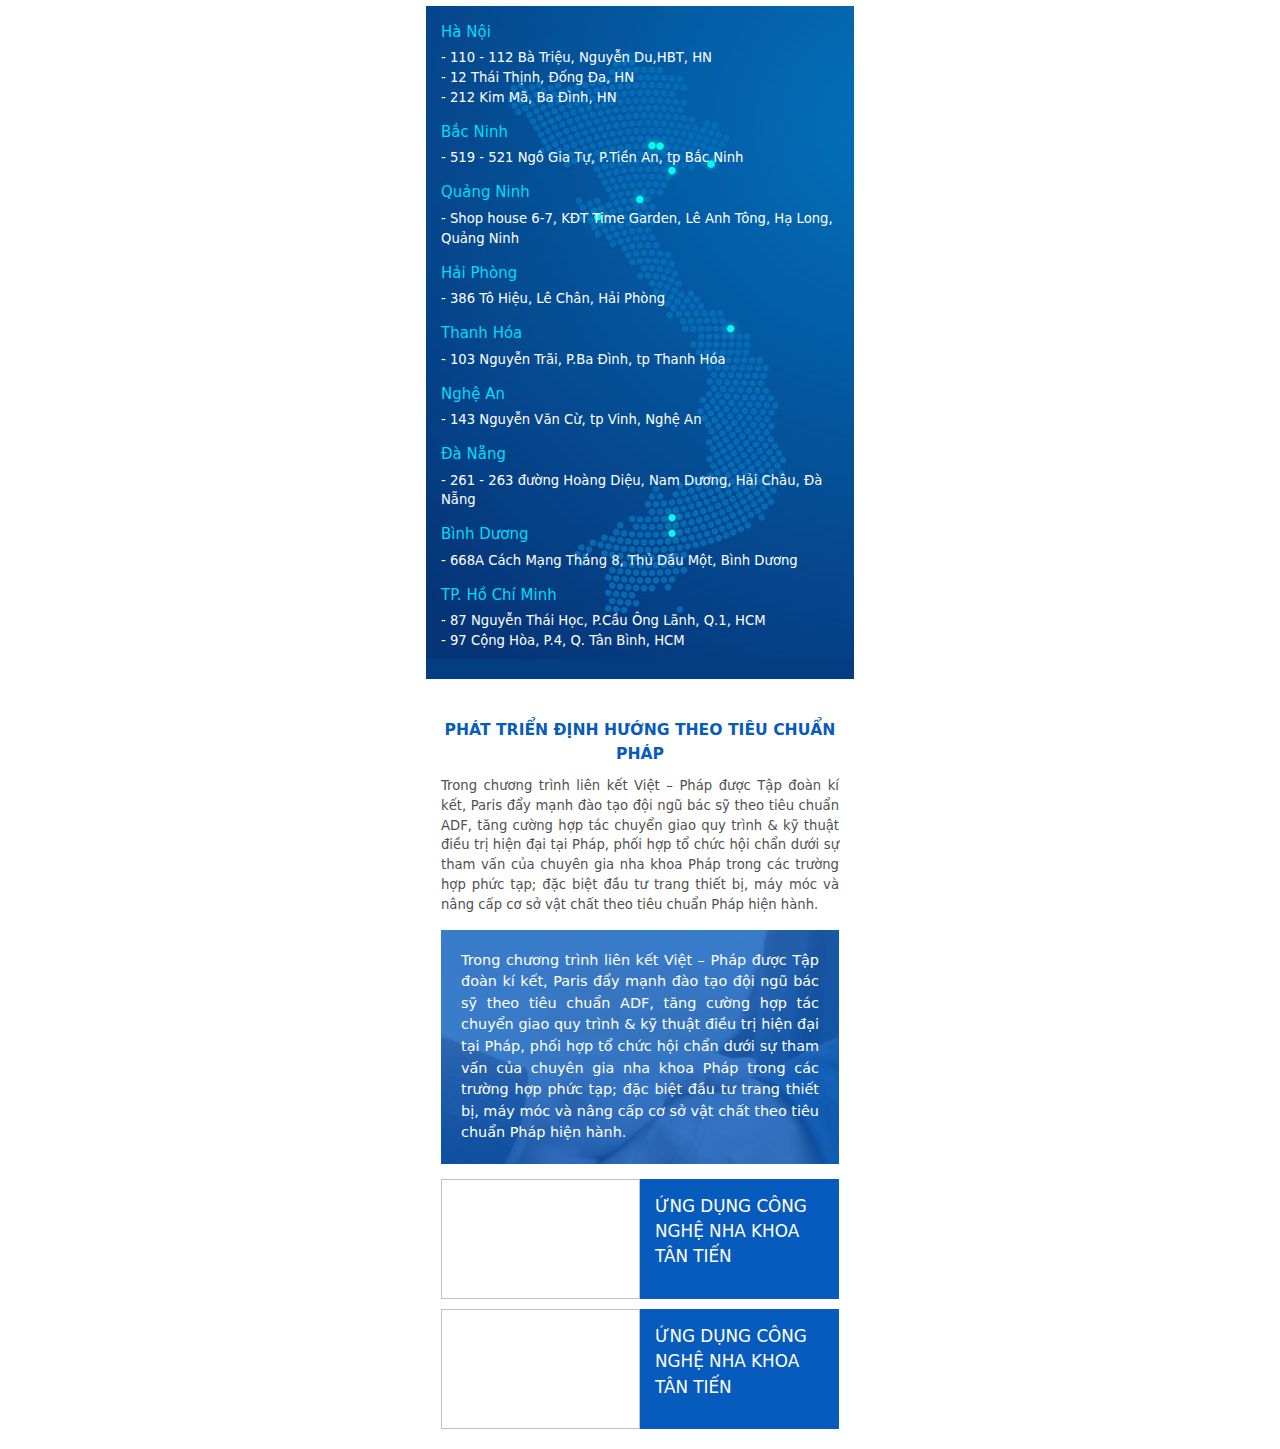
<file: Paris/m/index.html>
<!DOCTYPE html>
<html lang="en">

<head>
    <meta charset="UTF-8">
    <meta http-equiv="X-UA-Compatible" content="IE=edge">
    <meta name="viewport" content="width=device-width, initial-scale=1.0">
    <link rel="stylesheet" href="media/sass/style.css">
    <title>Document</title>
</head>

<body>
    <section class="screen1">
        <div id="screen1__slider" class="slider responsive"></div>
    </section>
    <section class="screen2">
        <div class="container">
            <div class="screen2__box">
                <div class="screen2__left">
                    <div class="screen2__title">Hệ thống nha khoa paris</div>
                    <p>Nha khoa Paris Tiền thân là nha khoa Hoàn Mỹ ra đời từ tháng 1/2014. Trải qua 2 năm xây dựng và phát triển đến nay nha khoa Paris không ngừng mở rộng cơ sở, trở thành trung tâm thẩm mỹ răng tiêu chuẩn Pháp có quy mô và chất lượng dịch
                        vụ hàng đầu Việt Nam.</p>
                </div>
                <div class="screen2__right">
                    <img width="654" height="378" class="lazy" data-src="media/images/t2-pic.jpg" alt="">
                </div>
            </div>
        </div>
    </section>
    <section class="screen3">
        <div class="container">
            <div class="screen3__header">
                <div class="screen3__title">ĐỘI NGŨ BÁC SĨ PHÁP - VIỆT UY TÍN</div>
                <div class="screen3__sub">Thành lập tháng 1/2014 với tầm nhìn trở thành Tập đoàn dẫn đầu trong lĩnh vực dịch vụ thẩm mỹ và y tế chuyên khoa tại Việt Nam, SCI Group đang từng bước thực hiện sứ mệnh đem lại trải nghiệm tốt nhất cho nhân viên & khách hàng trên hành
                    trình phát triển của mình.</div>
            </div>
            <div class="screen3__box">
                <div class="screen3__select">
                    <div class="screen3__option" id="optionScr3"></div>
                    <div class="screen3__tabs">
                        <div class="screen3__tab screen3--active">ThS.BS Nguyễn Tiến Sơn <br> Giám đốc điều hành bệnh viện </div>
                        <div class="screen3__tab">Dr John Chen <br> Chuyên gia Trung Tâm Phẫu Thuật <br> Thẩm Mỹ LGBT Hồng Hà</div>
                        <div class="screen3__tab">Ths.Bs Vũ Thị Hồng Hạnh <br> Trưởng khoa Phụ sản <br> BVĐK Hồng Hà</div>
                        <div class="screen3__tab">PGS.TS Vũ Bá Quyết <br> Khoa Sản</div>
                        <div class="screen3__tab">BSCKII Đào Thu Hiền <br> Bác sĩ phụ sản</div>
                        <div class="screen3__tab">BS Phạm Đình Thuận <br> Khoa nam học, tiết niệu</div>
                        <div class="screen3__tab">BS.CKI Nguyễn Thế Nam <br> Khoa nhi</div>
                    </div>
                </div>
                <div class="screen3__content">
                    <div class="screen3__main">
                        <ul>

                        </ul>
                        <img width="494" height="471" src="" alt="">
                    </div>
                    <div class="screen3__footer">

                        <div class="screen3__desc">Đội ngũ y bác sĩ Nha khoa Paris</div>
                    </div>
                </div>
            </div>
        </div>
    </section>
    <section class="screen4">
        <div class="container">
            <div class="screen4__header">Thành tựu nổi bật</div>
            <div class="screen4__box">

                <div class="screen4__item">
                    <img width="298" height="342" class="lazy" data-src="media/images/t4-pic1.jpg" alt="">
                    <p><span>Đối tác kim cương</span> của Invisalign khu vực châu</p>
                </div>

                <div class="screen4__item">
                    <img width="298" height="342" class="lazy" data-src="media/images/t4-pic1.jpg" alt="">
                    <p>18 hội thảo nha khoa uy tín trên toàn quốc với hơn <span>6000</span> khách hàng tham dự</p>
                </div>

                <div class="screen4__item">
                    <img width="298" height="342" class="lazy" data-src="media/images/t4-pic1.jpg" alt="">
                    <p>Tham gia tài trợ phẫu thuật cho trẻ em hở hàm ếch cùng tổ chức <span>Operation Smile</span> </p>
                </div>

                <div class="screen4__item">
                    <img width="298" height="342" class="lazy" data-src="media/images/t4-pic1.jpg" alt="">
                    <p>Bảo vệ đề tài khoa học cho <span>Phương pháp nâng xoang không ghép xương</span> trong cấy ghép Implant tại hội thảo nha khoa quốc tế tổ chức ở Malaysia</p>
                </div>

            </div>
        </div>
    </section>
    <section class="screen5">
        <div class="container">
            <div class="screen5__header">KHÔNG NGỪNG MỞ RỘNG QUY MÔ</div>
            <div class="screen5__box">
                <div class="screen5__item">
                    <div class="screen5__left">1/2014</div>
                    <div class="screen5__line">
                        <span></span>
                    </div>
                    <div class="screen5__right">Nha khoa Hoàn Mỹ (tiền thân của thương hiệu nha khoa Paris) chính thức khai trương cơ sở đầu tiên tại 39, Quang Trung, Hòan Kiếm, Hà Nội. Đến tháng 1/2016, cơ sở nha khoa Hoàn Mỹ tại Thành phố Hồ Chí Minh (179C, Đường 3/2, Phường 11,
                        Quận 10) cũng đi vào hoạt động.
                    </div>

                </div>
                <div class="screen5__item">
                    <div class="screen5__left">
                        <span>3/2016</span>
                    </div>
                    <div class="screen5__line">
                        <span></span>
                    </div>
                    <div class="screen5__right">
                        <span>Nha khoa Hoàn Mỹ chính thức tổi tên thành Paris đánh dấu sự khởi đầu cho việc mở rộng quy mô nha khoa hiện đại tiêu chuẩn Pháp trên toàn quốc.</span>

                    </div>
                </div>
            </div>
        </div>
    </section>
    <section class="screen6">
        <div class="container">
            <div class="screen6__header">
                <span>Mạng lưới cơ sở</span> Với những cơ sở ban đầu được thành lập từ năm 2014 đến nay, hệ thống Nha khoa paris đã phát triển lên đến <b>13 cơ sở</b> và sẽ còn tiếp tục mở rộng nhanh chóng trong thời gian tới.
            </div>
        </div>
        <div class="screen6__banner load">
            <div class="container">
                <div class="screen6__box">
                    <p>Hà Nội</p>
                    <ul>
                        <li>- 110 - 112 Bà Triệu, Nguyễn Du,HBT, HN</li>
                        <li>- 12 Thái Thịnh, Đống Đa, HN</li>
                        <li>- 212 Kim Mã, Ba Đình, HN</li>
                    </ul>
                    <p>Bắc Ninh</p>
                    <ul>
                        <li>- 519 - 521 Ngô Gia Tự, P.Tiền An, tp Bắc Ninh</li>
                    </ul>
                    <p>Quảng Ninh</p>
                    <ul>
                        <li>- Shop house 6-7, KĐT Time Garden, Lê Anh Tông, Hạ Long, Quảng Ninh</li>
                    </ul>
                    <p>Hải Phòng</p>
                    <ul>
                        <li>- 386 Tô Hiệu, Lê Chân, Hải Phòng</li>
                    </ul>
                    <p>Thanh Hóa</p>
                    <ul>
                        <li>- 103 Nguyễn Trãi, P.Ba Đình, tp Thanh Hóa</li>
                    </ul>
                    <p>Nghệ An</p>
                    <ul>
                        <li>- 143 Nguyễn Văn Cừ, tp Vinh, Nghệ An</li>
                    </ul>
                    <p>Đà Nẵng</p>
                    <ul>
                        <li>- 261 - 263 đường Hoàng Diệu, Nam Dương, Hải Châu, Đà Nẵng</li>
                    </ul>
                    <p>Bình Dương</p>
                    <ul>
                        <li>- 668A Cách Mạng Tháng 8, Thủ Dầu Một, Bình Dương</li>
                    </ul>
                    <p>TP. Hồ Chí Minh</p>
                    <ul>
                        <li>- 87 Nguyễn Thái Học, P.Cầu Ông Lãnh, Q.1, HCM</li>
                        <li>- 97 Cộng Hòa, P.4, Q. Tân Bình, HCM</li>

                    </ul>
                </div>
            </div>
        </div>
    </section>
    <section class="screen7">
        <div class="container">
            <div class="screen7__header">
                <div class="screen7__title">Phát triển định hướng theo tiêu chuẩn Pháp</div>
                <div class="screen7__sub">Trong chương trình liên kết Việt – Pháp được Tập đoàn kí kết, Paris đẩy mạnh đào tạo đội ngũ bác sỹ theo tiêu chuẩn ADF, tăng cường hợp tác chuyển giao quy trình & kỹ thuật điều trị hiện đại tại Pháp, phối hợp tổ chức hội chẩn dưới sự
                    tham vấn của chuyên gia nha khoa Pháp trong các trường hợp phức tạp; đặc biệt đầu tư trang thiết bị, máy móc và nâng cấp cơ sở vật chất theo tiêu chuẩn Pháp hiện hành.
                </div>
            </div>
            <div class="screen7__box">
                <div class="screen7__left">
                    Trong chương trình liên kết Việt – Pháp được Tập đoàn kí kết, Paris đẩy mạnh đào tạo đội ngũ bác sỹ theo tiêu chuẩn ADF, tăng cường hợp tác chuyển giao quy trình & kỹ thuật điều trị hiện đại tại Pháp, phối hợp tổ chức hội chẩn dưới sự tham vấn của chuyên
                    gia nha khoa Pháp trong các trường hợp phức tạp; đặc biệt đầu tư trang thiết bị, máy móc và nâng cấp cơ sở vật chất theo tiêu chuẩn Pháp hiện hành.
                </div>
                <div class="screen7__right">
                    <div class="screen7__item">
                        <img width="404" height="244" class="lazy" data-src="media/images/t7-pic1.jpg" alt="">
                        <span>Ứng dụng công nghệ nha khoa tân tiến</span>
                    </div>
                    <div class="screen7__item">
                        <img width="404" height="244" class="lazy" data-src="media/images/t7-pic1.jpg" alt="">
                        <span>Ứng dụng công nghệ nha khoa tân tiến</span>
                    </div>
                </div>
            </div>
        </div>
    </section>
</body>
<script src="media/js/lib.min.js"></script>

<!--lazy load-->
<script>
    document.addEventListener("scroll", function() {
        myLazy('img.lazy', 'src');
        myLazy('source.lazy', 'srcset');
        myLazy('.lazy-bg', 'img-bg');
        myLazy('.load', 'loaded');
    });
    LazyShowScreen('img.lazy', 'src')
    LazyShowScreen('.load', 'loaded')

    function myLazy(sec, attr) {
        const section_loads = document.querySelectorAll(sec);
        let winTop = window.innerHeight;

        for (let i = 0; i < section_loads.length; i++) {
            let pos_top = section_loads[i].getBoundingClientRect().top;
            let pos_bottom = section_loads[i].getBoundingClientRect().bottom;
            let delay = section_loads[i].getAttribute('delay-time');
            if (pos_top <= winTop && pos_bottom >= 0) {
                switch (attr) {
                    case 'src':
                        section_loads[i].src = section_loads[i].dataset.src;
                        section_loads[i].classList.remove('lazy');
                        break;
                    case 'srcset':
                        section_loads[i].srcset = section_loads[i].dataset.srcset;
                        section_loads[i].classList.remove('lazy');
                        break;
                    case 'img-bg':
                        section_loads[i].classList.remove('lazy-bg');
                        section_loads[i].classList.add('img-bg');
                        break;
                    case 'loaded':
                        setTimeout(() => {
                            section_loads[i].classList.remove('load');
                            section_loads[i].classList.add('loaded');
                        }, delay)
                        break;
                    case 'slide':
                        section_loads[i].classList.add('slide');
                        break;
                    default:
                        console.log(`Sorry, we are out of ${attr}.`);
                }

            }
        }

    }

    function LazyShowScreen(sec, attr) {
        const section_loads = document.querySelectorAll(sec);
        let win_height = screen.height;
        for (let i = 0; i < section_loads.length; i++) {
            let delay = section_loads[i].getAttribute('delay-time');

            if (section_loads[i].getBoundingClientRect().top < win_height) {
                switch (attr) {
                    case 'loaded':
                        setTimeout(() => {
                            section_loads[i].classList.add('loaded');
                        }, delay)
                        break;
                    case 'src':
                        section_loads[i].src = section_loads[i].dataset.src;
                        section_loads[i].classList.remove('lazy');
                        break;
                    case 'srcset':
                        section_loads[i].srcset = section_loads[i].dataset.srcset;
                        section_loads[i].classList.remove('lazy');
                        break;
                    case 'img-bg':
                        section_loads[i].classList.remove('lazy-bg');
                        section_loads[i].classList.add('img-bg');
                        break;
                    case 'slide':
                        section_loads[i].classList.remove('slide');
                        section_loads[i].classList.add('slide');
                        break;
                    default:
                        console.log(`Sorry, we are out of ${attr}.`);
                }
            }
        }
    }
</script>
<!--SCREEN 1-->
<script>
    let sliderData = [{
        title: 'Khuyến mãi',
        background: 'media/images/t1-pic1.jpg',
        backgroundMb: 'media/images/t1-pic1.jpg',
        link: '#',
    }, {
        title: 'Khuyến mãi 2',
        background: 'media/images/t1-pic1.jpg',
        backgroundMb: 'media/images/t1-pic1.jpg',
        link: '#',
    }, ];

    let currentSlideIndex = 0;

    function buildSlider(slideArray, sliderContainer) {
        let myHTML = '',
            myStyle, slide = sliderContainer;
        let nav = `
        <div id="sliderNav" class="sliderNav">
            <div id="sliderPrev" class="sliderPrev" onclick="prevSlide(sliderData, 'screen1__slider');">
                <img width="32" height="32" src="media/images/t1-left.svg" alt="left">
            </div>
            <div id="sliderNext" class="sliderNext" onclick="nextSlide(sliderData, 'screen1__slider');">
                <img width="32" height="32" src="media/images/t1-right.svg" alt="right">
            </div>
        </div>
    `;

        for (let i = 0; i < slideArray.length; i++) {

            if (i == 0) {
                myStyle = `style="left:0"`;
            } else {
                myStyle = '';
            }

            myHTML += `
      <a href="${slideArray[i].link}">
        <img id="${slide}${i}" class="slider__item responsive__item" ${myStyle} src="${slideArray[i].background}" alt="${slideArray[i].title}"  width="1920" height="480" />
      </a>
    `;
        }
        document.getElementById(sliderContainer).innerHTML = myHTML + nav;
    }

    function prevSlide(slideArray, slide) {
        let nextSlideIndex;
        if (currentSlideIndex === 0) {
            nextSlideIndex = slideArray.length - 1;
        } else {
            nextSlideIndex = currentSlideIndex - 1;
        }

        document.getElementById(slide + nextSlideIndex).style.left = "-100%";
        document.getElementById(slide + currentSlideIndex).style.left = 0;
        document
            .getElementById(slide + nextSlideIndex)
            .setAttribute("class", "slider__item slideInLeft");
        document
            .getElementById(slide + currentSlideIndex)
            .setAttribute("class", "slider__item slideOutRight");
        currentSlideIndex = nextSlideIndex;
    }

    function nextSlide(slideArray, slide) {
        let nextSlideIndex;
        if (currentSlideIndex === slideArray.length - 1) {
            nextSlideIndex = 0;
        } else {
            nextSlideIndex = currentSlideIndex + 1;
        }
        document.getElementById(slide + nextSlideIndex).style.left = "100%";
        document.getElementById(slide + currentSlideIndex).style.left = 0;
        document
            .getElementById(slide + nextSlideIndex)
            .setAttribute("class", "slider__item slideInRight");
        document
            .getElementById(slide + currentSlideIndex)
            .setAttribute("class", "slider__item slideOutLeft");
        currentSlideIndex = nextSlideIndex;
    }

    function buildSliderMobile(slideArray, slide) {
        let myHTML = '';

        myHTML = `
        <a href="${slideArray[0].link}">
            <img id="${slide}${0}" class="slider__item responsive__item" style="left:0" src="${slideArray[0].backgroundMb}" alt="${slideArray[0].title}"  width="428" height="525" />
        </a>
    `;
        document.getElementById(slide).innerHTML = myHTML;
    };

    function buildSliderMobileRand(slideArray, sliderContainer) {
        let random = Math.floor(Math.random() * slideArray.length);

        document
            .querySelector(`#${sliderContainer} a`)
            .setAttribute("href", slideArray[random].link);

        document
            .querySelector(`#${sliderContainer} img`)
            .setAttribute("src", slideArray[random].backgroundMb);

        document
            .querySelector(`#${sliderContainer} img`)
            .setAttribute("alt", slideArray[random].title);
    }
    if (window.screen.width > 767) {
        buildSlider(sliderData, 'screen1__slider'); // Array, ID

        setInterval(() => {
            nextSlide(sliderData, 'screen1__slider');
        }, 8000);
    } else {
        buildSliderMobile(sliderData, 'screen1__slider');

        setInterval(() => {
            buildSliderMobileRand(sliderData, 'screen1__slider')
        }, 8000);
    }
</script>
<!--SCREEN 3-->
<script>
    const data = [{
        content: ['Tốt nghiệp trường Đại Học Y Hà Nội',
            '25 năm kinh nghiệm công tác trong lĩnh vực chuyên khoa Ngoại, Tai Mũi Họng.',
            'Nguyên phó Giám đốc Bệnh Viện Đa Khoa Tỉnh Mộc Châu',
            'Hơn 25 năm kinh nghiệm trong lĩnh vực y khoa cũng như điều hành bệnh viện'
        ],
        img: 'media/images/t3-pic.jpg'
    }, {
        content: ['Tốt nghiệp trường Đại Học Y Hà Nội1',
            '25 năm kinh nghiệm công tác trong lĩnh vực chuyên khoa Ngoại, Tai Mũi Họng.',
            'Nguyên phó Giám đốc Bệnh Viện Đa Khoa Tỉnh Mộc Châu',
            'Hơn 25 năm kinh nghiệm trong lĩnh vực y khoa cũng như điều hành bệnh viện'
        ],
        img: 'media/images/t3-pic.jpg'
    }, {
        content: ['Tốt nghiệp trường Đại Học Y Hà Nội2',
            '25 năm kinh nghiệm công tác trong lĩnh vực chuyên khoa Ngoại, Tai Mũi Họng.',
            'Nguyên phó Giám đốc Bệnh Viện Đa Khoa Tỉnh Mộc Châu',
            'Hơn 25 năm kinh nghiệm trong lĩnh vực y khoa cũng như điều hành bệnh viện'
        ],
        img: 'media/images/t3-pic.jpg'
    }, {
        content: ['Tốt nghiệp trường Đại Học Y Hà Nội3',
            '25 năm kinh nghiệm công tác trong lĩnh vực chuyên khoa Ngoại, Tai Mũi Họng.',
            'Nguyên phó Giám đốc Bệnh Viện Đa Khoa Tỉnh Mộc Châu',
            'Hơn 25 năm kinh nghiệm trong lĩnh vực y khoa cũng như điều hành bệnh viện'
        ],
        img: 'media/images/t3-pic.jpg'
    }, {
        content: ['Tốt nghiệp trường Đại Học Y Hà Nội4',
            '25 năm kinh nghiệm công tác trong lĩnh vực chuyên khoa Ngoại, Tai Mũi Họng.',
            'Nguyên phó Giám đốc Bệnh Viện Đa Khoa Tỉnh Mộc Châu',
            'Hơn 25 năm kinh nghiệm trong lĩnh vực y khoa cũng như điều hành bệnh viện'
        ],
        img: 'media/images/t3-pic.jpg'
    }, {
        content: ['Tốt nghiệp trường Đại Học Y Hà Nội5',
            '25 năm kinh nghiệm công tác trong lĩnh vực chuyên khoa Ngoại, Tai Mũi Họng.',
            'Nguyên phó Giám đốc Bệnh Viện Đa Khoa Tỉnh Mộc Châu',
            'Hơn 25 năm kinh nghiệm trong lĩnh vực y khoa cũng như điều hành bệnh viện'
        ],
        img: 'media/images/t3-pic.jpg'
    }, {
        content: ['Tốt nghiệp trường Đại Học Y Hà Nội6',
            '25 năm kinh nghiệm công tác trong lĩnh vực chuyên khoa Ngoại, Tai Mũi Họng.',
            'Nguyên phó Giám đốc Bệnh Viện Đa Khoa Tỉnh Mộc Châu',
            'Hơn 25 năm kinh nghiệm trong lĩnh vực y khoa cũng như điều hành bệnh viện'
        ],
        img: 'media/images/t3-pic.jpg'
    }]
    const infoTemp = (data) => {
        let text = ''
        for (let item of data.content) {
            text += ` <li>– ${item}</li>`
        }
        document.querySelector(".screen3 ul").innerHTML = text
        document.querySelector(".screen3 img").src = data.img
    }
    const optionScr3 = document.getElementById('optionScr3')
    optionScr3.addEventListener('click', () => {
        if (document.getElementsByClassName('screen3__tabs')[0].style.display === "flex") {
            document.getElementsByClassName('screen3__tabs')[0].style.display = "none"
        } else {
            document.getElementsByClassName('screen3__tabs')[0].style.display = "flex"
        }
    })
    infoTemp(data[0])
    const tabDoctors = document.getElementsByClassName('screen3__tab');
    optionScr3.innerHTML = tabDoctors[0].innerHTML
    tabDoctors[0].style.display = "none"
    for (let i = 0; i < tabDoctors.length; i++) {
        tabDoctors[i].addEventListener('click', () => {
            document.getElementsByClassName('screen3__tabs')[0].style.display = 'none'
            for (let i = 0; i < tabDoctors.length; i++) {
                tabDoctors[i].style.display = "block"
            }
            infoTemp(data[i])
            optionScr3.innerHTML = tabDoctors[i].innerHTML
            tabDoctors[i].style.display = "none"
        })
    }
</script>


</html>
</file>
<file: DongA/media/css/style.css>
﻿.screen2{margin:20px 0}.screen2__box{display:flex;justify-content:center;gap:50px}.screen2__titleItem{color:#0b7e77;font-size:25px;border-bottom:2px solid #0b7e77;margin-bottom:20px;padding-bottom:10px}.screen2__content{font-weight:500}.screen2__item1{width:30%}.screen2__item2 img{width:80%;margin:0px auto;display:block;height:auto}@media (max-width: 1180px){.screen2__item1{width:55%}.screen2__item2 img{width:100%;margin:0px auto;display:block;height:auto}}@media (max-width: 820px){.screen2__item1{width:80%}.screen2__titleItem{color:#0b7e77;font-size:17px}.screen2__content{font-size:13px}}.screen3{background:url(../images/sc3-bg.png) 0 center;height:845px;background-position:center}@media (max-width: 820px){.screen3{height:555px;background-size:1200px;background-repeat:no-repeat;background-position:center}}.screen4{margin:30px 0}.screen4__box{display:flex;flex-wrap:wrap;justify-content:center;gap:20px}.screen4__item{position:relative;width:30%;background:url(../images/sc4-item1.png);display:flex;justify-content:center}.screen4__des{padding:10px 20px;color:#fff}.screen4__pic img{width:100%;margin:0px auto;display:block;height:auto}.screen4__titleMain{color:#0b7e77;font-weight:600;font-size:18px}.screen4__item1{width:30%;display:flex;align-items:center;justify-content:center}.screen4__itemTitle{background:linear-gradient(180deg, rgba(3,126,110,0.9) 0%, rgba(4,96,83,0.9) 100%);position:absolute;bottom:0;width:100%;text-align:center;color:#e1ca94;font-weight:600;font-size:18px;display:flex;flex-direction:column;padding:15px;text-transform:uppercase}.screen4__title{color:#e1ca94;font-weight:600;font-size:18px;text-transform:uppercase;text-align:center;padding-top:20px}.screen4 .content{background:linear-gradient(180deg, rgba(3,126,110,0.9) 0%, rgba(4,96,83,0.9) 100%)}@media (max-width: 1180px){.screen4__des{font-size:12px}}@media (max-width: 820px){.screen4__item{position:relative;width:40%}.screen4__item1{width:40%}}html{box-sizing:border-box}*,*:before,*:after{box-sizing:inherit}html{-ms-text-size-adjust:100%;-webkit-text-size-adjust:100%}body{margin:0}article,aside,details,figcaption,figure,footer,header,main,menu,nav,section,summary{display:block}audio,canvas,progress,video{display:inline-block}progress{vertical-align:baseline}audio:not([controls]){display:none;height:0}[hidden],template{display:none}a{background-color:transparent;-webkit-text-decoration-skip:objects}a:active,a:hover{outline-width:0}abbr[title]{border-bottom:none;text-decoration:underline;text-decoration:underline dotted}dfn{font-style:italic}mark{background:#ff0;color:#000}small{font-size:80%}sub,sup{font-size:75%;line-height:0;position:relative;vertical-align:baseline}sub{bottom:-0.25em}sup{top:-0.5em}figure{margin:1em 40px}img{border-style:none}svg:not(:root){overflow:hidden}code,kbd,pre,samp{font-family:monospace, monospace;font-size:1em}hr{box-sizing:content-box;height:0;overflow:visible}button,input,select,textarea{font:inherit;margin:0}optgroup{font-weight:bold}button,input{overflow:visible}button,select{text-transform:none}button,html [type=button],[type=reset],[type=submit]{-webkit-appearance:button}button::-moz-focus-inner,[type=button]::-moz-focus-inner,[type=reset]::-moz-focus-inner,[type=submit]::-moz-focus-inner{border-style:none;padding:0}button:-moz-focusring,[type=button]:-moz-focusring,[type=reset]:-moz-focusring,[type=submit]:-moz-focusring{outline:1px dotted ButtonText}fieldset{border:1px solid #c0c0c0;margin:0 2px;padding:0.35em 0.625em 0.75em}legend{color:inherit;display:table;max-width:100%;padding:0;white-space:normal}textarea{overflow:auto}[type=checkbox],[type=radio]{padding:0}[type=number]::-webkit-inner-spin-button,[type=number]::-webkit-outer-spin-button{height:auto}[type=search]{-webkit-appearance:textfield;outline-offset:-2px}[type=search]::-webkit-search-cancel-button,[type=search]::-webkit-search-decoration{-webkit-appearance:none}::-webkit-input-placeholder{color:inherit;opacity:0.54}::-webkit-file-upload-button{-webkit-appearance:button;font:inherit}html,body{font-family:system-ui, -apple-system, "Segoe UI", Roboto, "Helvetica Neue", Arial, "Noto Sans", "Liberation Sans", sans-serif, "Apple Color Emoji", "Segoe UI Emoji", "Segoe UI Symbol", "Noto Color Emoji";font-size:15px;line-height:1.5;color:#212529}html{overflow-x:hidden}a{text-decoration:none;color:#333}h1{font-size:36px}h2{font-size:30px}h3{font-size:24px}h4{font-size:20px}h5{font-size:18px}h6{font-size:16px}.w3-serif{font-family:serif}h1,h2,h3,h4,h5,h6{font-family:system-ui, -apple-system, "Segoe UI", Roboto, "Helvetica Neue", Arial, "Noto Sans", "Liberation Sans", sans-serif, "Apple Color Emoji", "Segoe UI Emoji", "Segoe UI Symbol", "Noto Color Emoji";font-weight:400;margin:20px 0 10px}hr{border:0;border-top:1px solid #eee;margin:20px 0}p{margin:0 0 10px}button:focus,input:focus{outline:none}.table{width:100%;margin-bottom:1rem;background-color:transparent;border-collapse:collapse;border-spacing:0}.table th{text-align:left}.table th,.table td{padding:0.5rem;vertical-align:top;border-top:1px solid #dee2e6}.table-bordered{border:1px solid #dee2e6}.table-bordered th,.table-bordered td{border:1px solid #dee2e6}.table-striped tr:nth-of-type(even){background-color:rgba(0,0,0,0.05)}.table-responsive{display:block;width:100%;overflow-x:auto;-webkit-overflow-scrolling:touch;-ms-overflow-style:-ms-autohiding-scrollbar}.panel{padding:0.01em 15px;margin-top:15px;margin-bottom:15px;background:#eee}.thumbPic{margin:0}.thumbPic:hover img{transition:0.3s;opacity:0.8}.thumbPic img{line-height:1;max-width:100%}.thumbPic__title{padding-top:10px}.breadcrumb{width:100%;height:auto;background:#47588e;padding:10px 0 10px 20px}.breadcrumb a{color:#fff}.breadcrumb span{color:#fff}.breadcrumb span:active{color:#ffa6a6}.navIcon{top:24px;right:20px;display:none;position:fixed;cursor:pointer}@media (max-width: 812px){.navIcon{display:block}}.navIcon__line{width:30px;height:2px;margin:6px 0;transition:0.4s}.navIcon__line-black{background-color:#333}.navIcon__line-white{background-color:#fff}.navIcon.change .navIcon__line-1{transform:rotate(-45deg) translate(-5px, 6px)}.navIcon.change .navIcon__line-2{opacity:0}.navIcon.change .navIcon__line-3{transform:rotate(45deg) translate(-5px, -7px)}.container-full{width:100%;padding-right:15px;padding-left:15px;margin-right:auto;margin-left:auto}.container{padding-right:15px;padding-left:15px;margin-right:auto;margin-left:auto;position:relative}@media (min-width: 162px){.container{width:100%}}@media (min-width: 424px){.container{width:428px}}@media (min-width: 768px){.container{width:95%}}@media (min-width: 992px){.container{width:970px}}@media (min-width: 1200px){.container{width:1170px}}.block{display:block;width:100%}.list{list-style-type:none;padding:0;margin:0}.list li{padding:8px 16px;border-bottom:1px solid #eee}.list li:last-child{border-bottom:none}.list-lineNone li{border-bottom:none}.list-unstyled{padding-left:0;list-style:none}.border{border:1px solid #ccc}.btn,.button{border:none;display:inline-block;padding:8px 16px;vertical-align:middle;overflow:hidden;text-decoration:none;color:inherit;background-color:inherit;text-align:center;cursor:pointer;white-space:nowrap;background:#eee}.btn:hover{box-shadow:0 8px 16px 0 rgba(0,0,0,0.2),0 6px 20px 0 rgba(0,0,0,0.19)}.media{display:-ms-flexbox;display:flex;-ms-flex-align:start;align-items:flex-start}.media img{width:100%}.media-body{-ms-flex:1;flex:1;padding-left:20px}.media-body-left{padding-left:0;padding-right:20px}.iconMid{display:flex;flex-direction:column;justify-content:center;align-items:center}.iconMid i:before{margin:0}.row{display:-ms-flexbox;display:flex;-ms-flex-wrap:wrap;flex-wrap:wrap;margin-right:-15px;margin-left:-15px}.col-1,.col-2,.col-3,.col-4,.col-5,.col-6,.col-7,.col-8,.col-9,.col-10,.col-11,.col-12,.col,.col-auto,.col-md-1,.col-md-2,.col-md-3,.col-md-4,.col-md-5,.col-md-6,.col-md-7,.col-md-8,.col-md-9,.col-md-10,.col-md-11,.col-md-12,.col-md,.col-md-auto,.col-lg-1,.col-lg-2,.col-lg-3,.col-lg-4,.col-lg-5,.col-lg-6,.col-lg-7,.col-lg-8,.col-lg-9,.col-lg-10,.col-lg-11,.col-lg-12,.col-lg,.col-lg-auto,.col-xl-1,.col-xl-2,.col-xl-3,.col-xl-4,.col-xl-5,.col-xl-6,.col-xl-7,.col-xl-8,.col-xl-9,.col-xl-10,.col-xl-11,.col-xl-12,.col-xl,.col-xl-auto{position:relative;width:100%;min-height:1px;padding-right:15px;padding-left:15px}.col{-ms-flex-preferred-size:0;flex-basis:0;-ms-flex-positive:1;flex-grow:1;max-width:100%}.col-auto{-ms-flex:0 0 auto;flex:0 0 auto;width:auto;max-width:none}.col-1{-ms-flex:0 0 8.333333%;flex:0 0 8.333333%;max-width:8.333333%}.col-2{-ms-flex:0 0 16.666667%;flex:0 0 16.666667%;max-width:16.666667%}.col-3{-ms-flex:0 0 25%;flex:0 0 25%;max-width:25%}.col-4{-ms-flex:0 0 33.333333%;flex:0 0 33.333333%;max-width:33.333333%}.col-5{-ms-flex:0 0 41.666667%;flex:0 0 41.666667%;max-width:41.666667%}.col-6{-ms-flex:0 0 50%;flex:0 0 50%;max-width:50%}.col-7{-ms-flex:0 0 58.333333%;flex:0 0 58.333333%;max-width:58.333333%}.col-8{-ms-flex:0 0 66.666667%;flex:0 0 66.666667%;max-width:66.666667%}.col-9{-ms-flex:0 0 75%;flex:0 0 75%;max-width:75%}.col-10{-ms-flex:0 0 83.333333%;flex:0 0 83.333333%;max-width:83.333333%}.col-11{-ms-flex:0 0 91.666667%;flex:0 0 91.666667%;max-width:91.666667%}.col-12{-ms-flex:0 0 100%;flex:0 0 100%;max-width:100%}@media (min-width: 768px){.col-md{-ms-flex-preferred-size:0;flex-basis:0;-ms-flex-positive:1;flex-grow:1;max-width:100%}.col-md-auto{-ms-flex:0 0 auto;flex:0 0 auto;width:auto;max-width:none}.col-md-1{-ms-flex:0 0 8.333333%;flex:0 0 8.333333%;max-width:8.333333%}.col-md-2{-ms-flex:0 0 16.666667%;flex:0 0 16.666667%;max-width:16.666667%}.col-md-3{-ms-flex:0 0 25%;flex:0 0 25%;max-width:25%}.col-md-4{-ms-flex:0 0 33.333333%;flex:0 0 33.333333%;max-width:33.333333%}.col-md-5{-ms-flex:0 0 41.666667%;flex:0 0 41.666667%;max-width:41.666667%}.col-md-6{-ms-flex:0 0 50%;flex:0 0 50%;max-width:50%}.col-md-7{-ms-flex:0 0 58.333333%;flex:0 0 58.333333%;max-width:58.333333%}.col-md-8{-ms-flex:0 0 66.666667%;flex:0 0 66.666667%;max-width:66.666667%}.col-md-9{-ms-flex:0 0 75%;flex:0 0 75%;max-width:75%}.col-md-10{-ms-flex:0 0 83.333333%;flex:0 0 83.333333%;max-width:83.333333%}.col-md-11{-ms-flex:0 0 91.666667%;flex:0 0 91.666667%;max-width:91.666667%}.col-md-12{-ms-flex:0 0 100%;flex:0 0 100%;max-width:100%}}@media (min-width: 992px){.col-lg{-ms-flex-preferred-size:0;flex-basis:0;-ms-flex-positive:1;flex-grow:1;max-width:100%}.col-lg-auto{-ms-flex:0 0 auto;flex:0 0 auto;width:auto;max-width:none}.col-lg-1{-ms-flex:0 0 8.333333%;flex:0 0 8.333333%;max-width:8.333333%}.col-lg-2{-ms-flex:0 0 16.666667%;flex:0 0 16.666667%;max-width:16.666667%}.col-lg-3{-ms-flex:0 0 25%;flex:0 0 25%;max-width:25%}.col-lg-4{-ms-flex:0 0 33.333333%;flex:0 0 33.333333%;max-width:33.333333%}.col-lg-5{-ms-flex:0 0 41.666667%;flex:0 0 41.666667%;max-width:41.666667%}.col-lg-6{-ms-flex:0 0 50%;flex:0 0 50%;max-width:50%}.col-lg-7{-ms-flex:0 0 58.333333%;flex:0 0 58.333333%;max-width:58.333333%}.col-lg-8{-ms-flex:0 0 66.666667%;flex:0 0 66.666667%;max-width:66.666667%}.col-lg-9{-ms-flex:0 0 75%;flex:0 0 75%;max-width:75%}.col-lg-10{-ms-flex:0 0 83.333333%;flex:0 0 83.333333%;max-width:83.333333%}.col-lg-11{-ms-flex:0 0 91.666667%;flex:0 0 91.666667%;max-width:91.666667%}.col-lg-12{-ms-flex:0 0 100%;flex:0 0 100%;max-width:100%}}@media (min-width: 1200px){.col-xl{-ms-flex-preferred-size:0;flex-basis:0;-ms-flex-positive:1;flex-grow:1;max-width:100%}.col-xl-auto{-ms-flex:0 0 auto;flex:0 0 auto;width:auto;max-width:none}.col-xl-1{-ms-flex:0 0 8.333333%;flex:0 0 8.333333%;max-width:8.333333%}.col-xl-2{-ms-flex:0 0 16.666667%;flex:0 0 16.666667%;max-width:16.666667%}.col-xl-3{-ms-flex:0 0 25%;flex:0 0 25%;max-width:25%}.col-xl-4{-ms-flex:0 0 33.333333%;flex:0 0 33.333333%;max-width:33.333333%}.col-xl-5{-ms-flex:0 0 41.666667%;flex:0 0 41.666667%;max-width:41.666667%}.col-xl-6{-ms-flex:0 0 50%;flex:0 0 50%;max-width:50%}.col-xl-7{-ms-flex:0 0 58.333333%;flex:0 0 58.333333%;max-width:58.333333%}.col-xl-8{-ms-flex:0 0 66.666667%;flex:0 0 66.666667%;max-width:66.666667%}.col-xl-9{-ms-flex:0 0 75%;flex:0 0 75%;max-width:75%}.col-xl-10{-ms-flex:0 0 83.333333%;flex:0 0 83.333333%;max-width:83.333333%}.col-xl-11{-ms-flex:0 0 91.666667%;flex:0 0 91.666667%;max-width:91.666667%}.col-xl-12{-ms-flex:0 0 100%;flex:0 0 100%;max-width:100%}}.flex{display:-ms-flexbox;display:flex}.flex-inline{display:-ms-inline-flexbox;display:inline-flex}.flex-row{flex-direction:row;-ms-flex-direction:row}.flex-row-reverse{flex-direction:row-reverse;-ms-flex-direction:row-reverse}.flex-column{flex-direction:column;-ms-flex-direction:column}.flex-column-reverse{flex-direction:column-reverse;-ms-flex-direction:column-reverse}.flex-fill{-ms-flex:1 1 auto;flex:1 1 auto}.flex-grow{-ms-flex-positive:1;flex-grow:1}.flex-wrap{-ms-flex-wrap:wrap;flex-wrap:wrap}.flex-nowrap{-ms-flex-wrap:nowrap;flex-wrap:nowrap}.flex-wrap-reverse{-ms-flex-wrap:wrap-reverse;flex-wrap:wrap-reverse}.justify-content-start{-ms-flex-pack:start;justify-content:flex-start}.justify-content-end{-ms-flex-pack:end;justify-content:flex-end}.justify-content-center{-ms-flex-pack:center;justify-content:center}.justify-content-between{-ms-flex-pack:justify;justify-content:space-between}.justify-content-around{-ms-flex-pack:distribute;justify-content:space-around}.align-content-start{-ms-flex-line-park:start;align-content:flex-start}.align-content-end{-ms-flex-line-park:end;align-content:flex-end}.align-content-center{-ms-flex-line-park:center;align-content:center}.align-content-between{-ms-flex-line-park:justify;align-content:space-between}.align-content-around{-ms-flex-line-park:distribute;align-content:space-around}.align-content-stretch{-ms-flex-line-park:stretch;align-content:stretch}.align-items-start{-ms-flex-align:start;align-items:flex-start}.align-items-end{-ms-flex-align:end;align-items:flex-end}.align-items-center{-ms-flex-align:center;align-items:center}.align-items-baseline{-ms-flex-align:baseline;align-items:baseline}.align-items-stretch{-ms-flex-align:stretch;align-items:stretch}.align-self-auto{-ms-flex-item-align:auto;align-self:auto}.align-self-start{-ms-flex-item-align:start;align-self:flex-start}.align-self-end{-ms-flex-item-align:end;align-self:flex-end}.align-self-center{-ms-flex-item-align:center;align-self:center}.align-self-baseline{-ms-flex-item-align:baseline;align-self:baseline}.align-self-stretch{-ms-flex-item-align:stretch;align-self:stretch}.order-first{-ms-flex-order:-1;order:-1}.order-last{-ms-flex-order:13;order:13}.order-0{-ms-flex-order:0;order:0}.order-1{-ms-flex-order:1;order:1}.order-2{-ms-flex-order:2;order:2}.order-3{-ms-flex-order:3;order:3}.order-4{-ms-flex-order:4;order:4}.order-5{-ms-flex-order:5;order:5}.order-6{-ms-flex-order:6;order:6}.order-7{-ms-flex-order:7;order:7}.order-8{-ms-flex-order:8;order:8}.order-9{-ms-flex-order:9;order:9}.order-10{-ms-flex-order:10;order:10}.order-11{-ms-flex-order:11;order:11}.order-12{-ms-flex-order:12;order:12}@media (min-width: 812px){.order-md-first{-ms-flex-order:-1;order:-1}.order-md-last{-ms-flex-order:13;order:13}.order-md-0{-ms-flex-order:0;order:0}.order-md-1{-ms-flex-order:1;order:1}.order-md-2{-ms-flex-order:2;order:2}.order-md-3{-ms-flex-order:3;order:3}.order-md-4{-ms-flex-order:4;order:4}.order-md-5{-ms-flex-order:5;order:5}.order-md-6{-ms-flex-order:6;order:6}.order-md-7{-ms-flex-order:7;order:7}.order-md-8{-ms-flex-order:8;order:8}.order-md-9{-ms-flex-order:9;order:9}.order-md-10{-ms-flex-order:10;order:10}.order-md-11{-ms-flex-order:11;order:11}.order-md-12{-ms-flex-order:12;order:12}}@media (min-width: 992px){.order-lg-first{-ms-flex-order:-1;order:-1}.order-lg-last{-ms-flex-order:13;order:13}.order-lg-0{-ms-flex-order:0;order:0}.order-lg-1{-ms-flex-order:1;order:1}.order-lg-2{-ms-flex-order:2;order:2}.order-lg-3{-ms-flex-order:3;order:3}.order-lg-4{-ms-flex-order:4;order:4}.order-lg-5{-ms-flex-order:5;order:5}.order-lg-6{-ms-flex-order:6;order:6}.order-lg-7{-ms-flex-order:7;order:7}.order-lg-8{-ms-flex-order:8;order:8}.order-lg-9{-ms-flex-order:9;order:9}.order-lg-10{-ms-flex-order:10;order:10}.order-lg-11{-ms-flex-order:11;order:11}.order-lg-12{-ms-flex-order:12;order:12}}@media (min-width: 1200px){.order-xl-first{-ms-flex-order:-1;order:-1}.order-xl-last{-ms-flex-order:13;order:13}.order-xl-0{-ms-flex-order:0;order:0}.order-xl-1{-ms-flex-order:1;order:1}.order-xl-2{-ms-flex-order:2;order:2}.order-xl-3{-ms-flex-order:3;order:3}.order-xl-4{-ms-flex-order:4;order:4}.order-xl-5{-ms-flex-order:5;order:5}.order-xl-6{-ms-flex-order:6;order:6}.order-xl-7{-ms-flex-order:7;order:7}.order-xl-8{-ms-flex-order:8;order:8}.order-xl-9{-ms-flex-order:9;order:9}.order-xl-10{-ms-flex-order:10;order:10}.order-xl-11{-ms-flex-order:11;order:11}.order-xl-12{-ms-flex-order:12;order:12}}.mr-auto{margin-right:auto}.ml-auto{margin-left:auto}@-webkit-keyframes flash{from,
    50%,
    to{opacity:1}25%,
    75%{opacity:0}}@keyframes flash{from,
    50%,
    to{opacity:1}25%,
    75%{opacity:0}}.animate-flash{-webkit-animation-duration:3s;animation-duration:3s;-webkit-animation-fill-mode:both;animation-fill-mode:both;animation-name:flash;-webkit-animation-iteration-count:infinite;animation-iteration-count:infinite}.animate-fading{animation:fading 10s infinite}@keyframes fading{0%{opacity:0}50%{opacity:1}100%{opacity:0}}.animate-opacity{animation:opac 0.8s}@keyframes opac{from{opacity:0}to{opacity:1}}.animate-top{position:relative;animation:animatetop 0.4s}@keyframes animatetop{from{top:-300px;opacity:0}to{top:0;opacity:1}}.animate-left{position:relative;animation:animateleft 0.4s}@keyframes animateleft{from{left:-300px;opacity:0}to{left:0;opacity:1}}.animate-right{position:relative;animation:animateright 0.4s}@keyframes animateright{from{right:-300px;opacity:0}to{right:0;opacity:1}}.animate-bottom{position:relative;animation:animatebottom 0.4s}@keyframes animatebottom{from{bottom:-300px;opacity:0}to{bottom:0;opacity:1}}.animate-zoom{animation:animatezoom 0.6s}@keyframes animatezoom{from{transform:scale(0)}to{transform:scale(1)}}.animate-input{transition:width 0.4s ease-in-out}.animate-input:focus{width:100% !important}.animate-pop{animation-name:modalbox;animation-duration:0.4s;animation-timing-function:cubic-bezier(0, 0, 0.3, 1.6)}@-webkit-keyframes modalbox{0%{top:-250px;opacity:0}100%{top:0;opacity:1}}@keyframes modalbox{0%{top:-250px;opacity:0}100%{top:0;opacity:1}}.slide_run{visibility:hidden}.slide{animation-name:slide;-webkit-animation-name:slide;animation-duration:1s;-webkit-animation-duration:1s;visibility:visible}@keyframes slide{0%{opacity:0;transform:translateY(70%)}100%{opacity:1;transform:translateY(0%)}}@-webkit-keyframes slide{0%{opacity:0;-webkit-transform:translateY(70%)}100%{opacity:1;-webkit-transform:translateY(0%)}}.tns-outer{padding:0 !important}.tns-outer [hidden]{display:none !important}.tns-outer [aria-controls],.tns-outer [data-action]{cursor:pointer}.tns-slider{-webkit-transition:all 0s;-moz-transition:all 0s;transition:all 0s}.tns-slider>.tns-item{-webkit-box-sizing:border-box;-moz-box-sizing:border-box;box-sizing:border-box}.tns-horizontal.tns-subpixel{white-space:nowrap}.tns-horizontal.tns-subpixel>.tns-item{display:inline-block;vertical-align:top;white-space:normal}.tns-horizontal.tns-no-subpixel:after{content:'';display:table;clear:both}.tns-horizontal.tns-no-subpixel>.tns-item{float:left}.tns-horizontal.tns-carousel.tns-no-subpixel>.tns-item{margin-right:-100%}.tns-no-calc{position:relative;left:0}.tns-gallery{position:relative;left:0;min-height:1px}.tns-gallery>.tns-item{position:absolute;left:-100%;-webkit-transition:transform 0s, opacity 0s;-moz-transition:transform 0s, opacity 0s;transition:transform 0s,opacity 0s}.tns-gallery>.tns-slide-active{position:relative;left:auto !important}.tns-gallery>.tns-moving{-webkit-transition:all 0.25s;-moz-transition:all 0.25s;transition:all 0.25s}.tns-autowidth{display:inline-block}.tns-lazy-img{-webkit-transition:opacity 0.6s;-moz-transition:opacity 0.6s;transition:opacity 0.6s;opacity:0.6}.tns-lazy-img.tns-complete{opacity:1}.tns-ah{-webkit-transition:height 0s;-moz-transition:height 0s;transition:height 0s}.tns-ovh{overflow:hidden}.tns-visually-hidden{position:absolute;left:-10000em}.tns-transparent{opacity:0;visibility:hidden}.tns-fadeIn{opacity:1;filter:alpha(opacity=100);z-index:0}.tns-normal,.tns-fadeOut{opacity:0;filter:alpha(opacity=0);z-index:-1}.tns-vpfix{white-space:nowrap}.tns-vpfix>div,.tns-vpfix>li{display:inline-block}.tns-t-subp2{margin:0 auto;width:310px;position:relative;height:10px;overflow:hidden}.tns-t-ct{width:2333.3333333333%;width:-webkit-calc(100% * 70 / 3);width:-moz-calc(100% * 70 / 3);width:calc(100% * 70 / 3);position:absolute;right:0}.tns-t-ct:after{content:'';display:table;clear:both}.tns-t-ct>div{width:1.4285714286%;width:-webkit-calc(100% / 70);width:-moz-calc(100% / 70);width:calc(100% / 70);height:10px;float:left}.slideshow{position:relative}.tns-controls{text-align:center;margin-bottom:10px}.tns-controls [disabled]{color:#999999;background:#b3b3b3;cursor:not-allowed !important}.tns-controls [aria-controls]{font-size:15px;margin:0 5px;padding:0 1em;height:2.5em;color:#000;background:#e8e8e8;border-radius:3px;border:0}.tns-controls:focus{outline:none}.tns-nav{text-align:center;margin:10px 0;outline:none}.tns-nav>[aria-controls]{width:9px;height:9px;padding:0;margin:0 5px;border-radius:50%;background:#ddd;border:0}.tns-nav>.tns-nav-active{background:#999}.slide_thumbNav{position:relative}.thumbnails{margin:20px 0;text-align:center}.thumbnails li{display:inline-block;cursor:pointer;border:5px solid #fff;width:50px}.thumbnails .tns-nav-active{background:none;border-color:#000}.thumbnails img{vertical-align:bottom;height:auto;max-height:50px}.slide_dot{margin:20px 0;text-align:center}.slide_dot li{display:inline-block;cursor:pointer;width:20px;height:20px;border-radius:100%;border:2px solid #ccc;background:none}.slide_dot .tns-nav-active{border:2px solid #ccc;background:#ccc}.controls{text-align:center}.controls li{display:block;position:absolute;top:50%;height:60px;line-height:50px;margin-top:-30px;padding:0 15px;cursor:pointer;transition:background 0.3s;font-size:68px;color:#ccc}.controls li:focus{outline:none}.controls li:hover{background:rgba(0,0,0,0.1)}.controls li img{display:inline-block;vertical-align:middle}.controls .prev{left:0}.controls .next{right:0}.accordion{margin:0 auto}.accordion-title{background:#f5f5f5;cursor:pointer;display:block;border:none;padding:10px;width:100%;margin:1px 0;text-align:left}.accordion-title:focus{border:none;outline:none}.accordion-title:after{content:"\002B";color:#777;font-weight:bold;float:right;margin-left:5px}.accordion-title.active:after{content:"−"}.accordion-content{padding:0 10px;height:0;line-height:1.5;overflow:hidden;transition:all 0.25s linear}.accordions-title{background-color:#eee;color:#444;cursor:pointer;padding:10px;margin:1px 0;width:100%;border:none;text-align:left;outline:none;font-size:15px;transition:0.4s}.accordions-title.active,.accordions-title:hover{background-color:#eee}.accordions-title:after{content:"\2212";color:#777;font-weight:bold;float:right;margin-left:5px}.accordions-title.active:after{content:"+"}.accordions-content{padding:0 18px;background-color:white;max-height:0;overflow:hidden;transition:max-height 0.2s ease-out}.accordions_lv-title{background-color:#ddd;color:#444;cursor:pointer;padding:10px;margin:1px 0;width:100%;border:none;text-align:left;outline:none;font-size:15px;transition:0.4s}.accordions_lv-title.active,.accordions_lv-title:hover{background-color:#eee}.accordions_lv-title:after,.accordions_lv-title:before{font-size:22px;line-height:21px}.accordions_lv-title:after{content:"▸";color:#777;font-weight:bold;float:right;margin-left:5px}.accordions_lv-title.active:after{content:"▾"}.accordions_lv-content{background-color:white;display:none;overflow:hidden;transition:max-height 0.2s ease-out}.modal,.modal-box{z-index:900}.modal{display:none;position:fixed;width:100%;height:100%;left:0;top:0;background:rgba(0,0,0,0.7);overflow:auto;animation:opac 0.3s}.modal-video{position:relative;width:100%;overflow:hidden;padding-top:56.25%}.modal-video iframe{position:absolute;top:0;left:0;bottom:0;right:0;width:100%;height:100%;border:none}.modal-close{line-height:1;color:#000;text-shadow:0 1px 0 #fff;opacity:0.5;float:right;cursor:pointer}.modal-closePic{font-family:Verdana, sans-serif;color:#ddd;text-shadow:none;opacity:1;background:rgba(0,0,0,0.9);transition:0.3s;width:44px;height:44px;font-size:24px;display:flex;justify-content:center;align-items:center;position:absolute;top:0;right:0;cursor:pointer;z-index:901}@media (max-width: 414px){.modal-closePic{background:rgba(0,0,0,0.5);width:35px;height:35px;font-size:18px}}.modal-closePic:hover{color:#fff}.modal-bg{content:"";display:block;position:fixed;width:100%;height:100%;top:0;left:0;transition:0.6s}.modal-box{position:relative;width:50%;max-width:560px;margin:100px auto}@media (max-width: 414px){.modal-box{margin:20px auto 0;width:90%}}.modal-box-video{width:65%;max-width:65%}@media (max-width: 414px){.modal-box-video{max-width:100%;width:100%;margin:0;padding:43px 10px}}.modal-box-img{max-width:90%}@media (max-width: 414px){.modal-box-img{max-width:100%;width:100%;margin:0}}.modal-box-live{max-width:90%;width:267px}@media (max-width: 414px){.modal-box-live{margin:50px auto 0}}.modal-header{padding:10px 20px;color:#333;background:unset;border-radius:4px 4px 0 0;border-bottom:unset}@media (max-width: 414px){.modal-header{padding:10px 20px}}.modal-title{font-size:20px}.modal-body{background:#fff;padding:15px 20px;line-height:26px;border-radius:0 0 4px 4px}.modal-btn img{opacity:1}.modal-btn img:hover{opacity:0.8;transition:opacity 0.15s linear}ul.tabs{margin:0px;padding:0px;list-style:none}ul.tabs li{cursor:pointer}.tab-content{display:none;padding:15px}.tab-content.current{display:inherit}
/*# sourceMappingURL=style.css.map */
</file>
<file: HongHa/media/sass/hongha.css>
@keyframes slideIn {
  100% {
    left: 0;
  }
}
.slideInRight {
  left: -100%;
  animation: slideIn 1s forwards;
}

.slideInLeft {
  left: 100%;
  animation: slideIn 1s forwards;
}
@keyframes slideOutLeft {
  100% {
    left: -100%;
  }
}
.slideOutLeft {
  animation: slideOutLeft 1s forwards;
}
@keyframes slideOutRight {
  100% {
    left: 100%;
  }
}
.slideOutRight {
  animation: slideOutRight 1s forwards;
}

.screen1 .slider {
  overflow: hidden;
  position: relative;
  width: 100%;
  height: 500px;
  padding-bottom: 32.25% !important;
}
.screen1 .slider__item {
  background-size: cover;
  position: absolute;
  left: 100%;
  width: 100%;
  top: 0px;
  height: auto;
}
.screen1 .sliderNav {
  position: absolute;
  top: 40%;
  z-index: 999;
  width: 100%;
}
.screen1 .sliderNav:hover {
  cursor: pointer;
}
.screen1 .sliderPrev {
  position: relative;
  float: left;
  left: 50px;
}
.screen1 .sliderNext {
  position: relative;
  float: right;
  right: 50px;
}
.screen1 .sliderNext img, .screen1 .sliderPrev img {
  width: 32px;
}
.screen1 .responsive-16by9 {
  padding-bottom: 56.25%;
}
.screen1 .responsive {
  position: relative;
  display: block;
  height: 0;
  padding: 0;
  padding-bottom: 0px;
  overflow: hidden;
}
.screen1 .responsive__item {
  position: absolute;
  top: 0;
  bottom: 0;
  left: 0;
  width: 100%;
  height: 100%;
  border: 0;
}

.screen2 {
  padding: 30px 0;
}
.screen2__title {
  font-size: 26px;
  text-align: center;
  font-weight: 600;
  color: #2386c7;
  text-transform: uppercase;
}
.screen2__title hr {
  width: 13%;
  height: 1px;
  background-color: red;
  margin: 10px auto;
}
.screen2__box {
  display: flex;
  flex-wrap: wrap;
  gap: 10px;
  padding-top: 10px;
  justify-content: center;
}
.screen2__item {
  width: 32%;
  background: #F3F9FF;
}
.screen2__item img {
  display: block;
  width: 17px;
  height: auto;
  float: right;
  margin-top: -1px;
  margin-right: 20px;
}
.screen2__des {
  color: #fff;
  font-weight: 600;
  font-size: 18px;
  background-color: #009DF5;
  text-align: center;
  padding: 18px 10px;
}
.screen2__des-3 {
  padding: 5px;
}
.screen2__text {
  padding: 17px 10px;
  text-align: justify;
}
.screen2__contact {
  padding: 10px;
}
@media (max-width: 1180px) {
  .screen2__title {
    font-size: 23px;
  }
  .screen2__des {
    font-size: 15px;
    padding: 16px 10px;
  }
  .screen2__des-3 {
    padding: 5px;
  }
  .screen2__contact {
    padding: 10px;
  }
  .screen2__contact ul {
    padding: 0 10px 0 20px !important;
  }
}
@media (max-width: 912px) {
  .screen2__des {
    padding: 10px 5px;
  }
  .screen2__des-1 {
    padding: 21px 5px;
  }
}
@media (max-width: 768px) {
  .screen2__des-1 {
    padding: 10px 5px;
  }
}

.screen3 {
  padding: 30px 0;
}
.screen3__title {
  font-size: 26px;
  text-transform: uppercase;
  font-weight: 600;
  text-align: center;
  color: #2386c7;
}
.screen3__des {
  text-align: center;
  padding: 10px 0;
  font-weight: 500;
}
.screen3__box {
  display: flex;
  gap: 20px;
}
.screen3__item {
  width: 48%;
}
.screen3__item-1 {
  box-shadow: rgba(0, 0, 0, 0.16) 0px 3px 6px, rgba(0, 0, 0, 0.23) 0px 3px 6px;
}
.screen3__img {
  padding: 15px;
  overflow: hidden;
}
.screen3__img img {
  width: 100%;
  height: auto;
  opacity: 70%;
  transition: all 0.2s linear;
}
.screen3__img img:hover {
  transform: scale(1.03);
  opacity: 100%;
}
.screen3__name {
  font-weight: 600;
  text-align: right;
  padding-right: 15px;
}
.screen3__detail {
  background-color: #009DF5;
  color: #fff;
  font-weight: 500;
  display: flex;
  align-items: center;
  color: white;
  padding: 16px;
  font-size: 16px;
  border: none;
  width: 100%;
  border-radius: 5px;
  justify-content: space-between;
}
.screen3__detail img {
  width: 30px;
  height: auto;
}
.screen3 .dropdown {
  position: relative;
  display: inline-block;
  width: 100%;
}
.screen3__text {
  display: none;
  position: absolute;
  background-color: #DBEDFF;
  min-width: 160px;
  box-shadow: 0px 8px 16px 0px rgba(0, 0, 0, 0.2);
  z-index: 1;
  width: 100%;
}
.screen3__text a {
  color: black;
  padding: 12px 16px;
  text-decoration: none;
  display: block;
}
.screen3 .screen3__text a:hover {
  background-color: #fff;
}
.screen3 .dropdown:hover .screen3__text {
  display: block;
}
.screen3 .dropdown:hover .screen3__detail {
  background-color: #0080ff;
}
.screen3 .tns-controls {
  display: none;
}
.screen3 .tns-nav > [aria-controls] {
  width: 14px;
  height: 14px;
}
.screen3 .tns-nav > .tns-nav-active {
  background: #01A4DD;
}
.screen3 .tns-nav {
  float: left;
  margin: -20px 0px 10px 10px !important;
}
@media (max-width: 1180px) {
  .screen3__title {
    font-size: 23px;
  }
}

.screen4 {
  padding: 30px 0;
}
.screen4__title {
  font-size: 26px;
  color: #2386c7;
  text-align: left;
  font-weight: 600;
  text-transform: uppercase;
}
.screen4__des {
  color: #000;
  font-weight: 500;
  padding: 10px 0 20px;
}
.screen4__box {
  display: flex;
  gap: 10px;
  color: #fff;
  background-color: #2386c7;
  padding: 30px;
  justify-content: space-between;
}
.screen4__item {
  width: 32%;
}
.screen4__pic {
  overflow: hidden;
}
.screen4__pic img {
  width: 100%;
  height: auto;
  transition: all 0.2s linear;
}
.screen4__pic img:hover {
  transform: scale(1.03);
}
.screen4__doctor {
  background: gray;
  border-top: 1px solid #fff;
}
.screen4__doctor ul {
  padding: 10px;
  margin: 0;
}
.screen4__doctor ul li {
  font-weight: 500;
  text-align: center;
  list-style: none;
}
.screen4__doctor.active {
  background: #2386c7;
}
.screen4__detail {
  display: flex;
  justify-content: space-between;
  width: 67%;
}
.screen4__info {
  width: 48%;
}
.screen4__pic {
  width: 48%;
}
.screen4__note {
  position: absolute;
  bottom: 20px;
  width: 100%;
  right: 45px;
  display: flex;
  align-items: center;
  justify-content: flex-end;
  gap: 5px;
}
.screen4__note hr {
  height: 2px;
  width: 25%;
  background: #7cddff;
  border-top: none !important;
}
@media (max-width: 1180px) {
  .screen4__title {
    font-size: 23px;
  }
}
@media (max-width: 912px) {
  .screen4__note {
    width: 63%;
  }
  .screen4__note hr {
    width: 28%;
  }
}

.screen5 {
  padding: 30px 0;
}
.screen5__box {
  display: flex;
  justify-content: space-between;
}
.screen5__item {
  width: 55%;
  background: url(../images/page5-bg.jpg) center 0 no-repeat;
  padding: 30px 60px;
  background-size: cover;
}
.screen5__title {
  font-size: 26px;
  text-transform: uppercase;
  font-weight: 600;
  color: #fff;
}
.screen5__des {
  color: #fff;
  padding: 20px 0;
}
.screen5__detail {
  display: flex;
  justify-content: space-between;
  gap: 10px;
}
.screen5__img {
  width: 32%;
  overflow: hidden;
}
.screen5__img img {
  width: 100%;
  height: auto;
  transition: all 0.2s linear;
  opacity: 70%;
  display: block;
}
.screen5__img img:hover {
  transform: scale(1.03);
  opacity: 100%;
}
.screen5__content {
  width: 45%;
}
.screen5__pic {
  overflow: hidden;
}
.screen5__pic img {
  width: 100%;
  height: auto;
  display: block;
  transition: all 0.2s linear;
}
.screen5__pic img:hover {
  transform: scale(1.03);
}
.screen5 .tns-controls {
  margin-bottom: 0px !important;
}
.screen5 .tns-controls [aria-controls] {
  position: absolute;
  top: 40%;
  left: -10px;
  background: none;
  font-size: 40px;
  color: #ddd;
}
.screen5 .tns-controls [aria-controls]:nth-child(2n) {
  display: none;
}
.screen5 .tns-controls [aria-controls]:hover {
  color: #fff;
}
.screen5 .tns-nav {
  display: none;
}
@media (max-width: 1180px) {
  .screen5__title {
    font-size: 23px;
  }
}
@media (max-width: 912px) {
  .screen5__item {
    padding: 20px 30px 0 45px;
  }
  .screen5__des {
    padding: 10px 0;
  }
  .screen5 .tns-controls [aria-controls] {
    left: -10px;
    font-size: 32px;
  }
}
@media (max-width: 820px) {
  .screen5__item {
    padding: 20px 30px 0 45px;
  }
  .screen5__des {
    font-size: 13px;
  }
}

.screen6 {
  padding: 30px 0;
}
.screen6__title {
  display: flex;
  font-weight: 600;
  color: #2386c7;
  font-size: 26px;
  justify-content: space-between;
}
.screen6__des {
  font-weight: 500;
  font-size: 15px;
  color: #000;
  width: 57%;
}
.screen6__des ul {
  margin: 0;
  padding: 0;
}
.screen6__box {
  display: flex;
  justify-content: center;
  padding: 20px 0;
  gap: 10px;
}
.screen6__item {
  width: 49%;
}
.screen6__content {
  display: flex;
  justify-content: center;
  gap: 10px;
}
.screen6__content-1 {
  padding-bottom: 10px;
}
.screen6__content-2 {
  padding-top: 10px;
}
.screen6__img {
  width: 49%;
  position: relative;
  z-index: 0;
  overflow: hidden;
}
.screen6__img img {
  width: 100%;
  height: auto;
  display: block;
  transition: all 0.2s linear;
}
.screen6__img img:hover {
  transform: scale(1.03);
}
.screen6__img span {
  width: 80%;
  position: absolute;
  top: 10px;
  left: 10px;
  color: #fff;
  text-transform: uppercase;
  z-index: 99;
}
.screen6__img::after {
  content: "";
  position: absolute;
  top: 0;
  left: 0;
  width: 100%;
  height: 100%;
  opacity: 0.7;
  background: linear-gradient(to bottom, #005f95 0%, #00507e 25%, #63a8d1 51%, #cae1ef 75%, #ffffff 100%);
  z-index: 1;
}
.screen6__pic::after {
  content: "";
  position: absolute;
  top: 0;
  left: 0;
  width: 100%;
  height: 100%;
  opacity: 0.7;
  background: linear-gradient(to right, #00598b 0%, #2184bd 25%, #63a8d1 51%, #cae1ef 75%, #ffffff 100%);
  z-index: 1;
}
.screen6__pic {
  width: 100%;
  position: relative;
  z-index: 0;
}
.screen6__pic img {
  width: 100%;
  height: auto;
  display: block;
}
.screen6__pic span {
  width: 60%;
  position: absolute;
  top: 10px;
  left: 10px;
  color: #fff;
  text-transform: uppercase;
  z-index: 99;
}
.screen6__text {
  width: 49%;
  background: linear-gradient(0deg, #E35942 28.82%, #FD8470 102.69%);
  color: #fff;
  padding: 15px;
}
@media (max-width: 1180px) {
  .screen6__title {
    font-size: 23px;
  }
  .screen6__des {
    width: 60%;
  }
}

.screen7 {
  padding: 30px 0;
}
.screen7__box {
  display: flex;
  gap: 20px;
  justify-content: space-between;
}
.screen7__item {
  width: 46%;
}
.screen7__title {
  font-size: 26px;
  text-transform: uppercase;
  font-weight: 600;
  line-height: 30px;
}
.screen7__des {
  font-size: 15px;
  font-weight: 500;
  text-transform: uppercase;
  padding: 10px 0;
}
.screen7__content ul {
  padding: 0;
  margin: 0;
}
.screen7__content li {
  list-style: none;
}
.screen7__pic {
  padding-bottom: 10px;
}
.screen7__pic img {
  width: 100%;
  height: auto;
  display: block;
}
.screen7__item-2 {
  padding: 15px;
  border: 1px solid gray;
}
@media (max-width: 1180px) {
  .screen7__title {
    font-size: 23px;
  }
  .screen7__item {
    width: 48%;
  }
}/*# sourceMappingURL=hongha.css.map */
</file>
<file: KangNam/media/sass/style.css>
@charset "UTF-8";
.header_sci_1_0_0 {
  position: fixed;
  top: 0;
  left: 0;
  width: 100%;
  background: rgba(35, 134, 199, 0.2901960784);
  box-shadow: 0 0 4px rgba(0, 0, 0, 0.3);
  z-index: 20;
}
.header_sci_1_0_0__box {
  display: flex;
  justify-content: space-between;
  align-items: center;
}
.header_sci_1_0_0__logo {
  margin: 0;
}
.header_sci_1_0_0__logo img {
  display: block;
  width: 100%;
  max-width: 200px;
  height: auto;
}
.header_sci_1_0_0__list {
  display: flex;
  list-style: none;
  margin: 0;
  padding: 0;
  align-items: center;
}
.header_sci_1_0_0__item {
  padding: 0 15px;
}
.header_sci_1_0_0__link {
  font-size: 16px;
  padding: 38px 0px;
  display: block;
  font-weight: 600;
  cursor: pointer;
  color: white;
}
.header_sci_1_0_0__btn {
  padding: 0;
  margin: 0 0 0 10px;
  border: none;
  background: none;
  display: block;
  cursor: pointer;
  line-height: 0px;
}
.header_sci_1_0_0__dropdown {
  transition: all 0.2s linear;
  display: none;
  position: absolute;
  top: 100px;
  width: 250px;
  background: #fff;
  border-bottom-left-radius: 10px;
  border-bottom-right-radius: 10px;
  border: 1px solid rgba(0, 0, 0, 0.15);
  box-shadow: 0 0 2px rgba(0, 0, 0, 0.2);
  padding: 20px;
}
.header_sci_1_0_0__dropdownCate {
  width: 100%;
  margin-right: 20px;
}
.header_sci_1_0_0__dropdownCate:last-child {
  margin-right: 0;
}
.header_sci_1_0_0__dropdownTitle {
  font-size: 14px;
  text-transform: uppercase;
  color: #461396;
  font-weight: 600;
  margin-bottom: 5px;
}
.header_sci_1_0_0__dropdown ul {
  list-style: none;
  padding: 0;
  margin: 0;
  font-size: 12px;
}
.header_sci_1_0_0__dropdown ul li {
  border-bottom: 1px solid #f1f1f1;
  padding-bottom: 8px;
  margin-bottom: 7px;
}
.header_sci_1_0_0__dropdown ul li:hover a {
  color: #0056a4;
}
.header_sci_1_0_0--active:hover {
  background: rgb(35, 134, 199);
  transition: all 0.3s linear;
}
.header_sci_1_0_0__item:hover .header_sci_1_0_0__dropdown {
  display: flex;
}
.header_sci_1_0_0__language {
  position: relative;
  z-index: 21;
}
.header_sci_1_0_0__language:hover .header_sci_1_0_0__eng {
  transition: all 0.3s linear;
  display: block;
}
.header_sci_1_0_0__vn, .header_sci_1_0_0__eng {
  padding: 5px 20px;
  background-color: white;
  min-width: 110px;
}
.header_sci_1_0_0__vn a, .header_sci_1_0_0__eng a {
  color: #0574b3;
}
.header_sci_1_0_0__eng {
  display: none;
  position: absolute;
}
.header_sci_1_0_0__nav {
  display: none;
}
.header_sci_1_0_0__logoMb {
  display: none;
}
.header_sci_1_0_0__btnGroup {
  display: none;
}
.header_sci_1_0_0__bg {
  display: none;
}
@media (max-width: 1200px) {
  .header_sci_1_0_0 {
    padding: 10px 0;
  }
  .header_sci_1_0_0 .container {
    padding-left: 0;
    padding-right: 0;
  }
  .header_sci_1_0_0__bg {
    background: rgba(0, 0, 0, 0.5);
    position: fixed;
    left: 0;
    bottom: 0;
    top: 0;
    width: 100%;
    z-index: 10;
  }
  .header_sci_1_0_0__nav {
    display: block;
  }
  .header_sci_1_0_0__nav img {
    display: block;
  }
  .header_sci_1_0_0__btnGroup {
    display: flex;
  }
  .header_sci_1_0_0__btnGroup a {
    border: 1px solid white;
    width: 35px;
    height: 35px;
    display: inline-flex;
    justify-content: center;
    align-items: center;
    border-radius: 50%;
    margin-right: 5px;
  }
  .header_sci_1_0_0__btnGroup button {
    background: rgba(238, 238, 238, 0);
    border: 1px solid white;
    width: 35px;
    height: 35px;
    display: inline-flex;
    justify-content: center;
    align-items: center;
    border-radius: 50%;
    cursor: pointer;
  }
  .header_sci_1_0_0__language {
    padding: 10px;
  }
  .header_sci_1_0_0__vn, .header_sci_1_0_0__eng {
    width: 120px;
  }
  .header_sci_1_0_0__link {
    padding: 10px 0 10px 15px;
  }
  .header_sci_1_0_0__logo img {
    max-width: 90px;
    margin: 0 auto;
  }
  .header_sci_1_0_0__logoMb {
    display: block;
  }
  .header_sci_1_0_0__logoMb img {
    width: 70%;
    margin: 10px auto;
    display: block;
    height: auto;
  }
  .header_sci_1_0_0__list {
    flex-direction: column;
    overflow-y: auto;
    position: fixed;
    top: 0;
    left: 0;
    bottom: 0;
    background: #2386c7;
    width: 250px;
    z-index: 20;
    transform: translateX(-100%);
    transition: all 0.3s linear;
  }
  .header_sci_1_0_0 .show {
    transform: translateX(0);
  }
  .header_sci_1_0_0__item {
    width: 100%;
    padding: 8px 0;
  }
  .header_sci_1_0_0__btn {
    display: none;
  }
  .header_sci_1_0_0__link::after {
    content: "ˇ";
    position: absolute;
    right: 10px;
    font-size: 25px;
  }
  .header_sci_1_0_0__item:hover .header_sci_1_0_0__dropdown {
    display: none;
    flex-direction: column;
  }
  .header_sci_1_0_0__item:hover .header_sci_1_0_0__link {
    background-color: unset;
  }
  .header_sci_1_0_0__item.open .header_sci_1_0_0__dropdown {
    display: block;
  }
  .header_sci_1_0_0__dropdown {
    width: 100%;
    display: none;
    position: unset;
    padding: 0;
    box-shadow: unset;
    border: none;
    margin: 10px 0 0;
    border-radius: 0;
  }
  .header_sci_1_0_0__dropdownCate {
    width: 100%;
    padding: 10px 0 10px 15px;
    margin: 0;
  }
  .header_sci_1_0_0__dropdownCate ul li:hover a {
    color: black;
  }
  .header_sci_1_0_0__dropdownCate ul li a {
    color: #0056a4;
  }
}
@media (max-width: 767px) {
  .header_sci_1_0_0 .container {
    padding-right: 15px;
    padding-left: 15px;
  }
}
@media (max-width: 280px) {
  .header_sci_1_0_0 .container {
    padding-right: 10px;
    padding-left: 10px;
  }
}

.screen1 {
  margin-top: 100px;
}
.screen1 .tns-nav {
  display: none;
}
.screen1 .controls {
  margin: 0;
  padding: 0;
}
.screen1__slider img {
  display: block;
  width: 100%;
}
@media (max-width: 1180px) {
  .screen1 {
    margin-top: 66px;
  }
}

.screen2 {
  padding: 30px 0;
}
.screen2__box {
  text-align: center;
  width: 50%;
  margin: 0 auto;
  padding-bottom: 20px;
  border-bottom: 1px solid #005e95;
}
.screen2__title {
  font-size: 26px;
  font-weight: bold;
  color: #0574b3;
}

.screen3 {
  padding: 0 0 30px 0;
}
.screen3__title {
  font-size: 20px;
  font-weight: bold;
  color: #005e95;
}
.screen3__bg {
  margin-top: 20px;
}
.screen3__bg img {
  width: 100%;
  display: block;
}

.screen4__box {
  display: flex;
  justify-content: space-between;
}
.screen4__title {
  width: 50%;
  font-size: 20px;
  font-weight: bold;
  color: #005e95;
}
.screen4__des {
  width: 70%;
}
.screen4__list {
  display: flex;
  gap: 10px;
}
.screen4__item {
  width: 33%;
  position: relative;
}
.screen4__item img {
  width: 100%;
}
.screen4__item p {
  position: absolute;
  top: 50%;
  left: 50%;
  transform: translate(-50%, -50%);
  font-size: 20px;
  color: white;
  font-weight: bold;
}

.screen5 {
  padding: 30px 0;
}
.screen5__box {
  display: flex;
  flex-wrap: wrap;
  gap: 10px;
}
.screen5__item {
  width: 49%;
  position: relative;
}
.screen5__item img {
  width: 100%;
  display: block;
}
.screen5__cus {
  display: flex;
  flex-direction: column;
  justify-content: center;
}
.screen5__title {
  font-size: 20px;
  font-weight: bold;
  color: #005e95;
}
.screen5__info {
  position: absolute;
  bottom: 0;
  padding: 10px;
  background-color: rgba(0, 94, 149, 0.75);
  color: white;
}
.screen5__name {
  font-weight: bold;
  text-transform: uppercase;
}

.screen6 {
  padding: 0 0 30px 0;
}
.screen6__box {
  text-align: center;
  width: 70%;
  margin: 0 auto;
}
.screen6__title {
  font-size: 26px;
  font-weight: bold;
  color: #0574b3;
}

.screen7__slider img {
  display: block;
  width: 100%;
}
.screen7 .tns-nav {
  margin: 0;
}
.screen7 .tns-nav [aria-controls] {
  width: 48px;
  height: 5px;
  padding: 0;
  margin: 0 5px;
  border-radius: 0;
  background: #ddd;
  border: 0;
}

html {
  box-sizing: border-box;
}

*, *:before, *:after {
  box-sizing: inherit;
}

html {
  -ms-text-size-adjust: 100%;
  -webkit-text-size-adjust: 100%;
}

body {
  margin: 0;
}

article, aside, details, figcaption, figure, footer, header, main, menu, nav, section, summary {
  display: block;
}

audio, canvas, progress, video {
  display: inline-block;
}

progress {
  vertical-align: baseline;
}

audio:not([controls]) {
  display: none;
  height: 0;
}

[hidden], template {
  display: none;
}

a {
  background-color: transparent;
  -webkit-text-decoration-skip: objects;
}

a:active, a:hover {
  outline-width: 0;
}

abbr[title] {
  border-bottom: none;
  text-decoration: underline;
  -webkit-text-decoration: underline dotted;
          text-decoration: underline dotted;
}

dfn {
  font-style: italic;
}

mark {
  background: #ff0;
  color: #000;
}

small {
  font-size: 80%;
}

sub, sup {
  font-size: 75%;
  line-height: 0;
  position: relative;
  vertical-align: baseline;
}

sub {
  bottom: -0.25em;
}

sup {
  top: -0.5em;
}

figure {
  margin: 1em 40px;
}

img {
  border-style: none;
}

svg:not(:root) {
  overflow: hidden;
}

code, kbd, pre, samp {
  font-family: monospace, monospace;
  font-size: 1em;
}

hr {
  box-sizing: content-box;
  height: 0;
  overflow: visible;
}

button, input, select, textarea {
  font: inherit;
  margin: 0;
}

optgroup {
  font-weight: bold;
}

button, input {
  overflow: visible;
}

button, select {
  text-transform: none;
}

button, html [type=button], [type=reset], [type=submit] {
  -webkit-appearance: button;
}

button::-moz-focus-inner, [type=button]::-moz-focus-inner, [type=reset]::-moz-focus-inner, [type=submit]::-moz-focus-inner {
  border-style: none;
  padding: 0;
}

button:-moz-focusring, [type=button]:-moz-focusring, [type=reset]:-moz-focusring, [type=submit]:-moz-focusring {
  outline: 1px dotted ButtonText;
}

fieldset {
  border: 1px solid #c0c0c0;
  margin: 0 2px;
  padding: 0.35em 0.625em 0.75em;
}

legend {
  color: inherit;
  display: table;
  max-width: 100%;
  padding: 0;
  white-space: normal;
}

textarea {
  overflow: auto;
}

[type=checkbox], [type=radio] {
  padding: 0;
}

[type=number]::-webkit-inner-spin-button, [type=number]::-webkit-outer-spin-button {
  height: auto;
}

[type=search] {
  -webkit-appearance: textfield;
  outline-offset: -2px;
}

[type=search]::-webkit-search-cancel-button, [type=search]::-webkit-search-decoration {
  -webkit-appearance: none;
}

::-webkit-input-placeholder {
  color: inherit;
  opacity: 0.54;
}

::-webkit-file-upload-button {
  -webkit-appearance: button;
  font: inherit;
}

html, body {
  font-family: system-ui, -apple-system, "Segoe UI", Roboto, "Helvetica Neue", Arial, "Noto Sans", "Liberation Sans", sans-serif, "Apple Color Emoji", "Segoe UI Emoji", "Segoe UI Symbol", "Noto Color Emoji";
  font-size: 15px;
  line-height: 1.5;
  color: #212529;
}

html {
  overflow-x: hidden;
}

a {
  text-decoration: none;
  color: #333;
}

h1 {
  font-size: 36px;
}

h2 {
  font-size: 30px;
}

h3 {
  font-size: 24px;
}

h4 {
  font-size: 20px;
}

h5 {
  font-size: 18px;
}

h6 {
  font-size: 16px;
}

.w3-serif {
  font-family: serif;
}

h1, h2, h3, h4, h5, h6 {
  font-family: system-ui, -apple-system, "Segoe UI", Roboto, "Helvetica Neue", Arial, "Noto Sans", "Liberation Sans", sans-serif, "Apple Color Emoji", "Segoe UI Emoji", "Segoe UI Symbol", "Noto Color Emoji";
  font-weight: 400;
  margin: 20px 0 10px;
}

hr {
  border: 0;
  border-top: 1px solid #eee;
  margin: 20px 0;
}

p {
  margin: 0 0 10px;
}

button:focus, input:focus {
  outline: none;
}

.table {
  width: 100%;
  margin-bottom: 1rem;
  background-color: transparent;
  border-collapse: collapse;
  border-spacing: 0;
}

.table th {
  text-align: left;
}

.table th, .table td {
  padding: 0.5rem;
  vertical-align: top;
  border-top: 1px solid #dee2e6;
}

.table-bordered {
  border: 1px solid #dee2e6;
}

.table-bordered th, .table-bordered td {
  border: 1px solid #dee2e6;
}

.table-striped tr:nth-of-type(even) {
  background-color: rgba(0, 0, 0, 0.05);
}

.table-responsive {
  display: block;
  width: 100%;
  overflow-x: auto;
  -webkit-overflow-scrolling: touch;
  -ms-overflow-style: -ms-autohiding-scrollbar;
}

.panel {
  padding: 0.01em 15px;
  margin-top: 15px;
  margin-bottom: 15px;
  background: #eee;
}

.thumbPic {
  margin: 0;
}

.thumbPic:hover img {
  transition: 0.3s;
  opacity: 0.8;
}

.thumbPic img {
  line-height: 1;
  max-width: 100%;
}

.thumbPic__title {
  padding-top: 10px;
}

.breadcrumb {
  width: 100%;
  height: auto;
  background: #47588e;
  padding: 10px 0 10px 20px;
}

.breadcrumb a {
  color: #fff;
}

.breadcrumb span {
  color: #fff;
}

.breadcrumb span:active {
  color: #ffa6a6;
}

.navIcon {
  top: 24px;
  right: 20px;
  display: none;
  position: fixed;
  cursor: pointer;
}

@media (max-width: 812px) {
  .navIcon {
    display: block;
  }
}
.navIcon__line {
  width: 30px;
  height: 2px;
  margin: 6px 0;
  transition: 0.4s;
}

.navIcon__line-black {
  background-color: #333;
}

.navIcon__line-white {
  background-color: #fff;
}

.navIcon.change .navIcon__line-1 {
  transform: rotate(-45deg) translate(-5px, 6px);
}

.navIcon.change .navIcon__line-2 {
  opacity: 0;
}

.navIcon.change .navIcon__line-3 {
  transform: rotate(45deg) translate(-5px, -7px);
}

.container-full {
  width: 100%;
  padding-right: 15px;
  padding-left: 15px;
  margin-right: auto;
  margin-left: auto;
}

.container {
  padding-right: 15px;
  padding-left: 15px;
  margin-right: auto;
  margin-left: auto;
  position: relative;
}

@media (min-width: 162px) {
  .container {
    width: 100%;
  }
}
@media (min-width: 424px) {
  .container {
    width: 428px;
  }
}
@media (min-width: 768px) {
  .container {
    width: 95%;
  }
}
@media (min-width: 992px) {
  .container {
    width: 970px;
  }
}
@media (min-width: 1200px) {
  .container {
    width: 1170px;
  }
}
.block {
  display: block;
  width: 100%;
}

.list {
  list-style-type: none;
  padding: 0;
  margin: 0;
}

.list li {
  padding: 8px 16px;
  border-bottom: 1px solid #eee;
}

.list li:last-child {
  border-bottom: none;
}

.list-lineNone li {
  border-bottom: none;
}

.list-unstyled {
  padding-left: 0;
  list-style: none;
}

.border {
  border: 1px solid #ccc;
}

.btn, .button {
  border: none;
  display: inline-block;
  padding: 8px 16px;
  vertical-align: middle;
  overflow: hidden;
  text-decoration: none;
  color: inherit;
  background-color: inherit;
  text-align: center;
  cursor: pointer;
  white-space: nowrap;
  background: #eee;
}

.btn:hover {
  box-shadow: 0 8px 16px 0 rgba(0, 0, 0, 0.2), 0 6px 20px 0 rgba(0, 0, 0, 0.19);
}

.media {
  display: flex;
  align-items: flex-start;
}

.media img {
  width: 100%;
}

.media-body {
  flex: 1;
  padding-left: 20px;
}

.media-body-left {
  padding-left: 0;
  padding-right: 20px;
}

.iconMid {
  display: flex;
  flex-direction: column;
  justify-content: center;
  align-items: center;
}

.iconMid i:before {
  margin: 0;
}

.row {
  display: flex;
  flex-wrap: wrap;
  margin-right: -15px;
  margin-left: -15px;
}

.col-1, .col-2, .col-3, .col-4, .col-5, .col-6, .col-7, .col-8, .col-9, .col-10, .col-11, .col-12, .col, .col-auto, .col-md-1, .col-md-2, .col-md-3, .col-md-4, .col-md-5, .col-md-6, .col-md-7, .col-md-8, .col-md-9, .col-md-10, .col-md-11, .col-md-12, .col-md, .col-md-auto, .col-lg-1, .col-lg-2, .col-lg-3, .col-lg-4, .col-lg-5, .col-lg-6, .col-lg-7, .col-lg-8, .col-lg-9, .col-lg-10, .col-lg-11, .col-lg-12, .col-lg, .col-lg-auto, .col-xl-1, .col-xl-2, .col-xl-3, .col-xl-4, .col-xl-5, .col-xl-6, .col-xl-7, .col-xl-8, .col-xl-9, .col-xl-10, .col-xl-11, .col-xl-12, .col-xl, .col-xl-auto {
  position: relative;
  width: 100%;
  min-height: 1px;
  padding-right: 15px;
  padding-left: 15px;
}

.col {
  flex-basis: 0;
  flex-grow: 1;
  max-width: 100%;
}

.col-auto {
  flex: 0 0 auto;
  width: auto;
  max-width: none;
}

.col-1 {
  flex: 0 0 8.333333%;
  max-width: 8.333333%;
}

.col-2 {
  flex: 0 0 16.666667%;
  max-width: 16.666667%;
}

.col-3 {
  flex: 0 0 25%;
  max-width: 25%;
}

.col-4 {
  flex: 0 0 33.333333%;
  max-width: 33.333333%;
}

.col-5 {
  flex: 0 0 41.666667%;
  max-width: 41.666667%;
}

.col-6 {
  flex: 0 0 50%;
  max-width: 50%;
}

.col-7 {
  flex: 0 0 58.333333%;
  max-width: 58.333333%;
}

.col-8 {
  flex: 0 0 66.666667%;
  max-width: 66.666667%;
}

.col-9 {
  flex: 0 0 75%;
  max-width: 75%;
}

.col-10 {
  flex: 0 0 83.333333%;
  max-width: 83.333333%;
}

.col-11 {
  flex: 0 0 91.666667%;
  max-width: 91.666667%;
}

.col-12 {
  flex: 0 0 100%;
  max-width: 100%;
}

@media (min-width: 768px) {
  .col-md {
    flex-basis: 0;
    flex-grow: 1;
    max-width: 100%;
  }
  .col-md-auto {
    flex: 0 0 auto;
    width: auto;
    max-width: none;
  }
  .col-md-1 {
    flex: 0 0 8.333333%;
    max-width: 8.333333%;
  }
  .col-md-2 {
    flex: 0 0 16.666667%;
    max-width: 16.666667%;
  }
  .col-md-3 {
    flex: 0 0 25%;
    max-width: 25%;
  }
  .col-md-4 {
    flex: 0 0 33.333333%;
    max-width: 33.333333%;
  }
  .col-md-5 {
    flex: 0 0 41.666667%;
    max-width: 41.666667%;
  }
  .col-md-6 {
    flex: 0 0 50%;
    max-width: 50%;
  }
  .col-md-7 {
    flex: 0 0 58.333333%;
    max-width: 58.333333%;
  }
  .col-md-8 {
    flex: 0 0 66.666667%;
    max-width: 66.666667%;
  }
  .col-md-9 {
    flex: 0 0 75%;
    max-width: 75%;
  }
  .col-md-10 {
    flex: 0 0 83.333333%;
    max-width: 83.333333%;
  }
  .col-md-11 {
    flex: 0 0 91.666667%;
    max-width: 91.666667%;
  }
  .col-md-12 {
    flex: 0 0 100%;
    max-width: 100%;
  }
}
@media (min-width: 992px) {
  .col-lg {
    flex-basis: 0;
    flex-grow: 1;
    max-width: 100%;
  }
  .col-lg-auto {
    flex: 0 0 auto;
    width: auto;
    max-width: none;
  }
  .col-lg-1 {
    flex: 0 0 8.333333%;
    max-width: 8.333333%;
  }
  .col-lg-2 {
    flex: 0 0 16.666667%;
    max-width: 16.666667%;
  }
  .col-lg-3 {
    flex: 0 0 25%;
    max-width: 25%;
  }
  .col-lg-4 {
    flex: 0 0 33.333333%;
    max-width: 33.333333%;
  }
  .col-lg-5 {
    flex: 0 0 41.666667%;
    max-width: 41.666667%;
  }
  .col-lg-6 {
    flex: 0 0 50%;
    max-width: 50%;
  }
  .col-lg-7 {
    flex: 0 0 58.333333%;
    max-width: 58.333333%;
  }
  .col-lg-8 {
    flex: 0 0 66.666667%;
    max-width: 66.666667%;
  }
  .col-lg-9 {
    flex: 0 0 75%;
    max-width: 75%;
  }
  .col-lg-10 {
    flex: 0 0 83.333333%;
    max-width: 83.333333%;
  }
  .col-lg-11 {
    flex: 0 0 91.666667%;
    max-width: 91.666667%;
  }
  .col-lg-12 {
    flex: 0 0 100%;
    max-width: 100%;
  }
}
@media (min-width: 1200px) {
  .col-xl {
    flex-basis: 0;
    flex-grow: 1;
    max-width: 100%;
  }
  .col-xl-auto {
    flex: 0 0 auto;
    width: auto;
    max-width: none;
  }
  .col-xl-1 {
    flex: 0 0 8.333333%;
    max-width: 8.333333%;
  }
  .col-xl-2 {
    flex: 0 0 16.666667%;
    max-width: 16.666667%;
  }
  .col-xl-3 {
    flex: 0 0 25%;
    max-width: 25%;
  }
  .col-xl-4 {
    flex: 0 0 33.333333%;
    max-width: 33.333333%;
  }
  .col-xl-5 {
    flex: 0 0 41.666667%;
    max-width: 41.666667%;
  }
  .col-xl-6 {
    flex: 0 0 50%;
    max-width: 50%;
  }
  .col-xl-7 {
    flex: 0 0 58.333333%;
    max-width: 58.333333%;
  }
  .col-xl-8 {
    flex: 0 0 66.666667%;
    max-width: 66.666667%;
  }
  .col-xl-9 {
    flex: 0 0 75%;
    max-width: 75%;
  }
  .col-xl-10 {
    flex: 0 0 83.333333%;
    max-width: 83.333333%;
  }
  .col-xl-11 {
    flex: 0 0 91.666667%;
    max-width: 91.666667%;
  }
  .col-xl-12 {
    flex: 0 0 100%;
    max-width: 100%;
  }
}
.flex {
  display: flex;
}

.flex-inline {
  display: inline-flex;
}

.flex-row {
  flex-direction: row;
}

.flex-row-reverse {
  flex-direction: row-reverse;
}

.flex-column {
  flex-direction: column;
}

.flex-column-reverse {
  flex-direction: column-reverse;
}

.flex-fill {
  flex: 1 1 auto;
}

.flex-grow {
  flex-grow: 1;
}

.flex-wrap {
  flex-wrap: wrap;
}

.flex-nowrap {
  flex-wrap: nowrap;
}

.flex-wrap-reverse {
  flex-wrap: wrap-reverse;
}

.justify-content-start {
  justify-content: flex-start;
}

.justify-content-end {
  justify-content: flex-end;
}

.justify-content-center {
  justify-content: center;
}

.justify-content-between {
  justify-content: space-between;
}

.justify-content-around {
  justify-content: space-around;
}

.align-content-start {
  -ms-flex-line-park: start;
  align-content: flex-start;
}

.align-content-end {
  -ms-flex-line-park: end;
  align-content: flex-end;
}

.align-content-center {
  -ms-flex-line-park: center;
  align-content: center;
}

.align-content-between {
  -ms-flex-line-park: justify;
  align-content: space-between;
}

.align-content-around {
  -ms-flex-line-park: distribute;
  align-content: space-around;
}

.align-content-stretch {
  -ms-flex-line-park: stretch;
  align-content: stretch;
}

.align-items-start {
  align-items: flex-start;
}

.align-items-end {
  align-items: flex-end;
}

.align-items-center {
  align-items: center;
}

.align-items-baseline {
  align-items: baseline;
}

.align-items-stretch {
  align-items: stretch;
}

.align-self-auto {
  align-self: auto;
}

.align-self-start {
  align-self: flex-start;
}

.align-self-end {
  align-self: flex-end;
}

.align-self-center {
  align-self: center;
}

.align-self-baseline {
  align-self: baseline;
}

.align-self-stretch {
  align-self: stretch;
}

.order-first {
  order: -1;
}

.order-last {
  order: 13;
}

.order-0 {
  order: 0;
}

.order-1 {
  order: 1;
}

.order-2 {
  order: 2;
}

.order-3 {
  order: 3;
}

.order-4 {
  order: 4;
}

.order-5 {
  order: 5;
}

.order-6 {
  order: 6;
}

.order-7 {
  order: 7;
}

.order-8 {
  order: 8;
}

.order-9 {
  order: 9;
}

.order-10 {
  order: 10;
}

.order-11 {
  order: 11;
}

.order-12 {
  order: 12;
}

@media (min-width: 812px) {
  .order-md-first {
    order: -1;
  }
  .order-md-last {
    order: 13;
  }
  .order-md-0 {
    order: 0;
  }
  .order-md-1 {
    order: 1;
  }
  .order-md-2 {
    order: 2;
  }
  .order-md-3 {
    order: 3;
  }
  .order-md-4 {
    order: 4;
  }
  .order-md-5 {
    order: 5;
  }
  .order-md-6 {
    order: 6;
  }
  .order-md-7 {
    order: 7;
  }
  .order-md-8 {
    order: 8;
  }
  .order-md-9 {
    order: 9;
  }
  .order-md-10 {
    order: 10;
  }
  .order-md-11 {
    order: 11;
  }
  .order-md-12 {
    order: 12;
  }
}
@media (min-width: 992px) {
  .order-lg-first {
    order: -1;
  }
  .order-lg-last {
    order: 13;
  }
  .order-lg-0 {
    order: 0;
  }
  .order-lg-1 {
    order: 1;
  }
  .order-lg-2 {
    order: 2;
  }
  .order-lg-3 {
    order: 3;
  }
  .order-lg-4 {
    order: 4;
  }
  .order-lg-5 {
    order: 5;
  }
  .order-lg-6 {
    order: 6;
  }
  .order-lg-7 {
    order: 7;
  }
  .order-lg-8 {
    order: 8;
  }
  .order-lg-9 {
    order: 9;
  }
  .order-lg-10 {
    order: 10;
  }
  .order-lg-11 {
    order: 11;
  }
  .order-lg-12 {
    order: 12;
  }
}
@media (min-width: 1200px) {
  .order-xl-first {
    order: -1;
  }
  .order-xl-last {
    order: 13;
  }
  .order-xl-0 {
    order: 0;
  }
  .order-xl-1 {
    order: 1;
  }
  .order-xl-2 {
    order: 2;
  }
  .order-xl-3 {
    order: 3;
  }
  .order-xl-4 {
    order: 4;
  }
  .order-xl-5 {
    order: 5;
  }
  .order-xl-6 {
    order: 6;
  }
  .order-xl-7 {
    order: 7;
  }
  .order-xl-8 {
    order: 8;
  }
  .order-xl-9 {
    order: 9;
  }
  .order-xl-10 {
    order: 10;
  }
  .order-xl-11 {
    order: 11;
  }
  .order-xl-12 {
    order: 12;
  }
}
.mr-auto {
  margin-right: auto;
}

.ml-auto {
  margin-left: auto;
}
@keyframes flash {
  from, 50%, to {
    opacity: 1;
  }
  25%, 75% {
    opacity: 0;
  }
}
.animate-flash {
  animation-duration: 3s;
  animation-fill-mode: both;
  animation-name: flash;
  animation-iteration-count: infinite;
}

.animate-fading {
  animation: fading 10s infinite;
}

@keyframes fading {
  0% {
    opacity: 0;
  }
  50% {
    opacity: 1;
  }
  100% {
    opacity: 0;
  }
}
.animate-opacity {
  animation: opac 0.8s;
}

@keyframes opac {
  from {
    opacity: 0;
  }
  to {
    opacity: 1;
  }
}
.animate-top {
  position: relative;
  animation: animatetop 0.4s;
}

@keyframes animatetop {
  from {
    top: -300px;
    opacity: 0;
  }
  to {
    top: 0;
    opacity: 1;
  }
}
.animate-left {
  position: relative;
  animation: animateleft 0.4s;
}

@keyframes animateleft {
  from {
    left: -300px;
    opacity: 0;
  }
  to {
    left: 0;
    opacity: 1;
  }
}
.animate-right {
  position: relative;
  animation: animateright 0.4s;
}

@keyframes animateright {
  from {
    right: -300px;
    opacity: 0;
  }
  to {
    right: 0;
    opacity: 1;
  }
}
.animate-bottom {
  position: relative;
  animation: animatebottom 0.4s;
}

@keyframes animatebottom {
  from {
    bottom: -300px;
    opacity: 0;
  }
  to {
    bottom: 0;
    opacity: 1;
  }
}
.animate-zoom {
  animation: animatezoom 0.6s;
}

@keyframes animatezoom {
  from {
    transform: scale(0);
  }
  to {
    transform: scale(1);
  }
}
.animate-input {
  transition: width 0.4s ease-in-out;
}

.animate-input:focus {
  width: 100% !important;
}

.animate-pop {
  animation-name: modalbox;
  animation-duration: 0.4s;
  animation-timing-function: cubic-bezier(0, 0, 0.3, 1.6);
}
@keyframes modalbox {
  0% {
    top: -250px;
    opacity: 0;
  }
  100% {
    top: 0;
    opacity: 1;
  }
}
.slide_run {
  visibility: hidden;
}

.slide {
  animation-name: slide;
  -webkit-animation-name: slide;
  animation-duration: 1s;
  -webkit-animation-duration: 1s;
  visibility: visible;
}

@keyframes slide {
  0% {
    opacity: 0;
    transform: translateY(70%);
  }
  100% {
    opacity: 1;
    transform: translateY(0%);
  }
}
.tns-outer {
  padding: 0 !important;
}

.tns-outer [hidden] {
  display: none !important;
}

.tns-outer [aria-controls], .tns-outer [data-action] {
  cursor: pointer;
}

.tns-slider {
  transition: all 0s;
}

.tns-slider > .tns-item {
  box-sizing: border-box;
}

.tns-horizontal.tns-subpixel {
  white-space: nowrap;
}

.tns-horizontal.tns-subpixel > .tns-item {
  display: inline-block;
  vertical-align: top;
  white-space: normal;
}

.tns-horizontal.tns-no-subpixel:after {
  content: "";
  display: table;
  clear: both;
}

.tns-horizontal.tns-no-subpixel > .tns-item {
  float: left;
}

.tns-horizontal.tns-carousel.tns-no-subpixel > .tns-item {
  margin-right: -100%;
}

.tns-no-calc {
  position: relative;
  left: 0;
}

.tns-gallery {
  position: relative;
  left: 0;
  min-height: 1px;
}

.tns-gallery > .tns-item {
  position: absolute;
  left: -100%;
  transition: transform 0s, opacity 0s;
}

.tns-gallery > .tns-slide-active {
  position: relative;
  left: auto !important;
}

.tns-gallery > .tns-moving {
  transition: all 0.25s;
}

.tns-autowidth {
  display: inline-block;
}

.tns-lazy-img {
  transition: opacity 0.6s;
  opacity: 0.6;
}

.tns-lazy-img.tns-complete {
  opacity: 1;
}

.tns-ah {
  transition: height 0s;
}

.tns-ovh {
  overflow: hidden;
}

.tns-visually-hidden {
  position: absolute;
  left: -10000em;
}

.tns-transparent {
  opacity: 0;
  visibility: hidden;
}

.tns-fadeIn {
  opacity: 1;
  filter: alpha(opacity=100);
  z-index: 0;
}

.tns-normal, .tns-fadeOut {
  opacity: 0;
  filter: alpha(opacity=0);
  z-index: -1;
}

.tns-vpfix {
  white-space: nowrap;
}

.tns-vpfix > div, .tns-vpfix > li {
  display: inline-block;
}

.tns-t-subp2 {
  margin: 0 auto;
  width: 310px;
  position: relative;
  height: 10px;
  overflow: hidden;
}

.tns-t-ct {
  width: 2333.3333333333%;
  width: -moz-calc(100% * 70 / 3);
  width: 2333.3333333333%;
  position: absolute;
  right: 0;
}

.tns-t-ct:after {
  content: "";
  display: table;
  clear: both;
}

.tns-t-ct > div {
  width: 1.4285714286%;
  width: -moz-calc(100% / 70);
  width: 1.4285714286%;
  height: 10px;
  float: left;
}

.slideshow {
  position: relative;
}

.tns-controls {
  text-align: center;
  margin-bottom: 10px;
}

.tns-controls [disabled] {
  color: #999999;
  background: #b3b3b3;
  cursor: not-allowed !important;
}

.tns-controls [aria-controls] {
  font-size: 15px;
  margin: 0 5px;
  padding: 0 1em;
  height: 2.5em;
  color: #000;
  background: #e8e8e8;
  border-radius: 3px;
  border: 0;
}

.tns-controls:focus {
  outline: none;
}

.tns-nav {
  text-align: center;
  margin: 10px 0;
  outline: none;
}

.tns-nav > [aria-controls] {
  width: 9px;
  height: 9px;
  padding: 0;
  margin: 0 5px;
  border-radius: 50%;
  background: #ddd;
  border: 0;
}

.tns-nav > .tns-nav-active {
  background: #999;
}

.slide_thumbNav {
  position: relative;
}

.thumbnails {
  margin: 20px 0;
  text-align: center;
}

.thumbnails li {
  display: inline-block;
  cursor: pointer;
  border: 5px solid #fff;
  width: 50px;
}

.thumbnails .tns-nav-active {
  background: none;
  border-color: #000;
}

.thumbnails img {
  vertical-align: bottom;
  height: auto;
  max-height: 50px;
}

.slide_dot {
  margin: 20px 0;
  text-align: center;
}

.slide_dot li {
  display: inline-block;
  cursor: pointer;
  width: 20px;
  height: 20px;
  border-radius: 100%;
  border: 2px solid #ccc;
  background: none;
}

.slide_dot .tns-nav-active {
  border: 2px solid #ccc;
  background: #ccc;
}

.controls {
  text-align: center;
}

.controls li {
  display: block;
  position: absolute;
  top: 50%;
  height: 60px;
  line-height: 50px;
  margin-top: -30px;
  padding: 0 15px;
  cursor: pointer;
  transition: background 0.3s;
  font-size: 68px;
  color: #ccc;
}

.controls li:focus {
  outline: none;
}

.controls li:hover {
  background: rgba(0, 0, 0, 0.1);
}

.controls li img {
  display: inline-block;
  vertical-align: middle;
}

.controls .prev {
  left: 0;
}

.controls .next {
  right: 0;
}

.accordion {
  margin: 0 auto;
}

.accordion-title {
  background: #f5f5f5;
  cursor: pointer;
  display: block;
  border: none;
  padding: 10px;
  width: 100%;
  margin: 1px 0;
  text-align: left;
}

.accordion-title:focus {
  border: none;
  outline: none;
}

.accordion-title:after {
  content: "+";
  color: #777;
  font-weight: bold;
  float: right;
  margin-left: 5px;
}

.accordion-title.active:after {
  content: "−";
}

.accordion-content {
  padding: 0 10px;
  height: 0;
  line-height: 1.5;
  overflow: hidden;
  transition: all 0.25s linear;
}

.accordions-title {
  background-color: #eee;
  color: #444;
  cursor: pointer;
  padding: 10px;
  margin: 1px 0;
  width: 100%;
  border: none;
  text-align: left;
  outline: none;
  font-size: 15px;
  transition: 0.4s;
}

.accordions-title.active, .accordions-title:hover {
  background-color: #eee;
}

.accordions-title:after {
  content: "−";
  color: #777;
  font-weight: bold;
  float: right;
  margin-left: 5px;
}

.accordions-title.active:after {
  content: "+";
}

.accordions-content {
  padding: 0 18px;
  background-color: white;
  max-height: 0;
  overflow: hidden;
  transition: max-height 0.2s ease-out;
}

.accordions_lv-title {
  background-color: #ddd;
  color: #444;
  cursor: pointer;
  padding: 10px;
  margin: 1px 0;
  width: 100%;
  border: none;
  text-align: left;
  outline: none;
  font-size: 15px;
  transition: 0.4s;
}

.accordions_lv-title.active, .accordions_lv-title:hover {
  background-color: #eee;
}

.accordions_lv-title:after, .accordions_lv-title:before {
  font-size: 22px;
  line-height: 21px;
}

.accordions_lv-title:after {
  content: "▸";
  color: #777;
  font-weight: bold;
  float: right;
  margin-left: 5px;
}

.accordions_lv-title.active:after {
  content: "▾";
}

.accordions_lv-content {
  background-color: white;
  display: none;
  overflow: hidden;
  transition: max-height 0.2s ease-out;
}

.modal, .modal-box {
  z-index: 900;
}

.modal {
  display: none;
  position: fixed;
  width: 100%;
  height: 100%;
  left: 0;
  top: 0;
  background: rgba(0, 0, 0, 0.7);
  overflow: auto;
  animation: opac 0.3s;
}

.modal-video {
  position: relative;
  width: 100%;
  overflow: hidden;
  padding-top: 56.25%;
}

.modal-video iframe {
  position: absolute;
  top: 0;
  left: 0;
  bottom: 0;
  right: 0;
  width: 100%;
  height: 100%;
  border: none;
}

.modal-close {
  font-size: 1.5rem;
  font-weight: 700;
  line-height: 1;
  color: #000;
  text-shadow: 0 1px 0 #fff;
  opacity: 0.5;
  float: right;
  cursor: pointer;
}

.modal-closePic {
  font-family: Verdana, sans-serif;
  color: #ddd;
  text-shadow: none;
  opacity: 1;
  background: rgba(0, 0, 0, 0.9);
  transition: 0.3s;
  width: 44px;
  height: 44px;
  font-size: 24px;
  display: flex;
  justify-content: center;
  align-items: center;
  position: absolute;
  top: 0;
  right: 0;
  cursor: pointer;
  z-index: 901;
}

@media (max-width: 414px) {
  .modal-closePic {
    background: rgba(0, 0, 0, 0.5);
    width: 35px;
    height: 35px;
    font-size: 18px;
  }
}
.modal-closePic:hover {
  color: #fff;
}

.modal-bg {
  content: "";
  display: block;
  position: fixed;
  width: 100%;
  height: 100%;
  top: 0;
  left: 0;
  transition: 0.6s;
}

.modal-box {
  position: relative;
  width: 50%;
  max-width: 560px;
  margin: 100px auto;
}

@media (max-width: 414px) {
  .modal-box {
    margin: 20px auto 0;
    width: 90%;
  }
}
.modal-box-video {
  width: 65%;
  max-width: 65%;
}

@media (max-width: 414px) {
  .modal-box-video {
    max-width: 100%;
    width: 100%;
    margin: 0;
    padding: 43px 10px;
  }
}
.modal-box-img {
  max-width: 90%;
}

@media (max-width: 414px) {
  .modal-box-img {
    max-width: 100%;
    width: 100%;
    margin: 0;
  }
}
.modal-box-live {
  max-width: 90%;
  width: 267px;
}

@media (max-width: 414px) {
  .modal-box-live {
    margin: 50px auto 0;
  }
}
.modal-header {
  padding: 10px 20px;
  color: #333;
  background: #fff;
  border-radius: 4px 4px 0 0;
  border-bottom: 1px solid #e9ecef;
}

@media (max-width: 414px) {
  .modal-header {
    padding: 10px 20px;
  }
}
.modal-title {
  font-size: 20px;
}

.modal-body {
  background: #fff;
  padding: 15px 20px;
  line-height: 26px;
  border-radius: 0 0 4px 4px;
}

.modal-btn img {
  opacity: 1;
}

.modal-btn img:hover {
  opacity: 0.8;
  transition: opacity 0.15s linear;
}

ul.tabs {
  margin: 0px;
  padding: 0px;
  list-style: none;
}

ul.tabs li {
  cursor: pointer;
}

.tab-content {
  display: none;
  padding: 15px;
}

.tab-content.current {
  display: inherit;
}


.footer_sci_1_0_0 {
  background: url(../images/ft-bg.jpg) center 0 no-repeat;
  padding: 30px 0;
}
.footer_sci_1_0_0__box {
  display: flex;
  flex-direction: column;
  min-height: 390px;
  justify-content: space-between;
}
.footer_sci_1_0_0__top {
  display: flex;
  justify-content: space-between;
}
.footer_sci_1_0_0__logo {
  width: 60%;
}
.footer_sci_1_0_0__logo img {
  height: auto;
  width: 30%;
}
.footer_sci_1_0_0__info {
  width: 40%;
  display: flex;
  flex-wrap: wrap;
  gap: 10px;
}
.footer_sci_1_0_0__office {
  width: 48%;
}
.footer_sci_1_0_0__contact {
  color: rgba(255, 255, 255, 0.5490196078);
  margin-bottom: 5px;
  display: flex;
  align-items: center;
  gap: 10px;
}
.footer_sci_1_0_0__contact img {
  width: 15px;
  height: 20px;
}
.footer_sci_1_0_0__address {
  margin: 0;
  color: white;
  font-weight: 500;
}
.footer_sci_1_0_0__bot {
  display: flex;
  justify-content: space-between;
}
.footer_sci_1_0_0__list {
  display: flex;
  padding: 0;
}
.footer_sci_1_0_0__list li {
  padding: 0 10px;
  list-style: none;
  border-left: 1px solid white;
}
.footer_sci_1_0_0__list li:first-child {
  border: none;
  padding-left: 0;
}
.footer_sci_1_0_0__list a {
  color: white;
}
.footer_sci_1_0_0__permit {
  color: white;
}
.footer_sci_1_0_0__right {
  display: flex;
  align-items: center;
  gap: 10px;
}
.footer_sci_1_0_0__right img {
  height: auto;
  width: 100%;
  display: block;
}
@media (max-width: 1440px) {
  .footer_sci_1_0_0 {
    background-size: cover;
  }
  .footer_sci_1_0_0__box {
    min-height: 330px;
  }
}
@media (max-width: 1180px) {
  .footer_sci_1_0_0__logo img {
    width: 35%;
  }
  .footer_sci_1_0_0__info {
    width: 50%;
  }
  .footer_sci_1_0_0__left {
    width: 50%;
  }
  .footer_sci_1_0_0__right {
    width: 50%;
  }
  .footer_sci_1_0_0__right img {
    width: 100%;
  }
}
@media (max-width: 820px) {
  .footer_sci_1_0_0__logo img {
    width: 45%;
  }
  .footer_sci_1_0_0__bot {
    align-items: center;
  }
  .footer_sci_1_0_0__info {
    width: 53%;
  }
  .footer_sci_1_0_0__list {
    margin: 10px 0;
  }
  .footer_sci_1_0_0__list li {
    padding: 0 6px;
  }
  .footer_sci_1_0_0__right {
    flex-wrap: wrap;
    justify-content: space-evenly;
  }
}
@media (max-width: 767px) {
  .footer_sci_1_0_0__top {
    flex-wrap: wrap;
  }
  .footer_sci_1_0_0__logo {
    width: 100%;
  }
  .footer_sci_1_0_0__logo img {
    width: 40%;
  }
  .footer_sci_1_0_0__info {
    width: 100%;
    margin-top: 20px;
  }
  .footer_sci_1_0_0__bot {
    flex-wrap: wrap;
    margin-top: 30px;
  }
  .footer_sci_1_0_0__left {
    width: 100%;
  }
  .footer_sci_1_0_0__right {
    width: 100%;
    margin-top: 10px;
  }
}
@media (max-width: 390px) {
  .footer_sci_1_0_0__office {
    width: 85%;
  }
  .footer_sci_1_0_0__logo img {
    width: 45%;
  }
  .footer_sci_1_0_0__list li {
    padding: 0 5px;
  }
}/*# sourceMappingURL=style.css.map */
</file>
<file: linh-vuc-hoat-dong-ver2/media/sass/style.css>
.screen1 {
  padding: 40px 0 20px 0;
}
.screen1__title p {
  font-size: 26px;
  text-transform: uppercase;
  text-align: center;
  font-weight: 600;
  color: #2386c7;
}
.screen1__title span {
  display: block;
  width: 60%;
  margin: 0 auto;
  text-align: center;
  color: black;
}

.screen2 {
  padding: 20px 0 0 0;
}
.screen2__item {
  display: flex;
  align-items: center;
}
.screen2__left {
  background-color: white;
  z-index: 1;
  width: 35%;
  box-shadow: rgba(149, 157, 165, 0.2) 0px 8px 24px;
}
.screen2 .mr-90 {
  margin-right: -90px;
}
.screen2 .ml-90 {
  margin-left: -90px;
}
.screen2__right {
  width: 70%;
}
.screen2__right img {
  display: block;
  height: auto;
  width: 100%;
}
.screen2__box {
  padding: 40px;
}
.screen2__box img {
  width: 35%;
  display: block;
  height: auto;
}
.screen2__detail p {
  text-align: right;
  font-size: 22px;
  text-transform: uppercase;
  font-weight: 600;
  color: #2386c7;
}
.screen2__detail span {
  width: 70%;
  text-align: right;
  display: block;
  margin-left: auto;
  font-style: italic;
}
.screen2__reverse {
  flex-direction: row-reverse;
}
@media (max-width: 1440px) {
  .screen2__left {
    width: 39%;
  }
}
@media (max-width: 1024px) {
  .screen2__box {
    padding: 20px;
  }
  .screen2__detail span {
    width: 100%;
  }
}
@media (max-width: 820px) {
  .screen2__right {
    width: 73%;
  }
}

@keyframes fadeInDown {
  0% {
    opacity: 0;
    transform: translateY(-20px);
  }
  100% {
    opacity: 1;
    transform: translateY(0);
  }
}
@keyframes fadeInLeft {
  0% {
    opacity: 0;
    transform: translateX(-20px);
  }
  100% {
    opacity: 1;
    transform: translateX(0);
  }
}
@keyframes fadeInRight {
  0% {
    opacity: 0;
    transform: translateX(20px);
  }
  100% {
    opacity: 1;
    transform: translateX(0);
  }
}
@keyframes fadeInUp {
  0% {
    opacity: 0;
    transform: translateY(20px);
  }
  100% {
    opacity: 1;
    transform: translateY(0);
  }
}
.fadeInUp.loaded {
  animation: fadeInUp 1.5s;
}

.fadeInLeft.loaded {
  animation: fadeInLeft 1.5s;
}

.fadeInDown.loaded {
  animation: fadeInDown 1.5s;
}

.fadeInRight.loaded {
  animation: fadeInRight 1.5s;
}/*# sourceMappingURL=style.css.map */
</file>
<file: linh-vuc-hoat-dong/media/sass/style.css>
@charset "UTF-8";
.header_sci_1_0_0 {
  position: fixed;
  top: 0;
  left: 0;
  width: 100%;
  background: rgba(35, 134, 199, 0.2901960784);
  box-shadow: 0 0 4px rgba(0, 0, 0, 0.3);
  z-index: 20;
}
.header_sci_1_0_0__box {
  display: flex;
  justify-content: space-between;
  align-items: center;
}
.header_sci_1_0_0__logo {
  margin: 0;
}
.header_sci_1_0_0__logo img {
  display: block;
  width: 100%;
  max-width: 200px;
  height: auto;
}
.header_sci_1_0_0__list {
  display: flex;
  list-style: none;
  margin: 0;
  padding: 0;
  align-items: center;
}
.header_sci_1_0_0__item {
  padding: 0 15px;
}
.header_sci_1_0_0__link {
  font-size: 16px;
  padding: 38px 0px;
  display: block;
  font-weight: 600;
  cursor: pointer;
  color: white;
}
.header_sci_1_0_0__btn {
  padding: 0;
  margin: 0 0 0 10px;
  border: none;
  background: none;
  display: block;
  cursor: pointer;
  line-height: 0px;
}
.header_sci_1_0_0__dropdown {
  transition: all 0.2s linear;
  display: none;
  position: absolute;
  top: 100px;
  width: 250px;
  background: #fff;
  border-bottom-left-radius: 10px;
  border-bottom-right-radius: 10px;
  border: 1px solid rgba(0, 0, 0, 0.15);
  box-shadow: 0 0 2px rgba(0, 0, 0, 0.2);
  padding: 20px;
}
.header_sci_1_0_0__dropdownCate {
  width: 100%;
  margin-right: 20px;
}
.header_sci_1_0_0__dropdownCate:last-child {
  margin-right: 0;
}
.header_sci_1_0_0__dropdownTitle {
  font-size: 14px;
  text-transform: uppercase;
  color: #461396;
  font-weight: 600;
  margin-bottom: 5px;
}
.header_sci_1_0_0__dropdown ul {
  list-style: none;
  padding: 0;
  margin: 0;
  font-size: 12px;
}
.header_sci_1_0_0__dropdown ul li {
  border-bottom: 1px solid #f1f1f1;
  padding-bottom: 8px;
  margin-bottom: 7px;
}
.header_sci_1_0_0__dropdown ul li:hover a {
  color: #0056a4;
}
.header_sci_1_0_0--active:hover {
  background: rgb(35, 134, 199);
  transition: all 0.3s linear;
}
.header_sci_1_0_0__item:hover .header_sci_1_0_0__dropdown {
  display: flex;
}
.header_sci_1_0_0__language {
  position: relative;
  z-index: 21;
}
.header_sci_1_0_0__language:hover .header_sci_1_0_0__eng {
  transition: all 0.3s linear;
  display: block;
}
.header_sci_1_0_0__vn, .header_sci_1_0_0__eng {
  padding: 5px 20px;
  background-color: white;
  min-width: 110px;
}
.header_sci_1_0_0__vn a, .header_sci_1_0_0__eng a {
  color: #0574b3;
}
.header_sci_1_0_0__eng {
  display: none;
  position: absolute;
}
.header_sci_1_0_0__nav {
  display: none;
}
.header_sci_1_0_0__logoMb {
  display: none;
}
.header_sci_1_0_0__btnGroup {
  display: none;
}
.header_sci_1_0_0__bg {
  display: none;
}
@media (max-width: 1200px) {
  .header_sci_1_0_0 {
    padding: 10px 0;
  }
  .header_sci_1_0_0 .container {
    padding-left: 0;
    padding-right: 0;
  }
  .header_sci_1_0_0__bg {
    background: rgba(0, 0, 0, 0.5);
    position: fixed;
    left: 0;
    bottom: 0;
    top: 0;
    width: 100%;
    z-index: 10;
  }
  .header_sci_1_0_0__nav {
    display: block;
  }
  .header_sci_1_0_0__nav img {
    display: block;
  }
  .header_sci_1_0_0__btnGroup {
    display: flex;
  }
  .header_sci_1_0_0__btnGroup a {
    border: 1px solid white;
    width: 35px;
    height: 35px;
    display: inline-flex;
    justify-content: center;
    align-items: center;
    border-radius: 50%;
    margin-right: 5px;
  }
  .header_sci_1_0_0__btnGroup button {
    background: rgba(238, 238, 238, 0);
    border: 1px solid white;
    width: 35px;
    height: 35px;
    display: inline-flex;
    justify-content: center;
    align-items: center;
    border-radius: 50%;
    cursor: pointer;
  }
  .header_sci_1_0_0__language {
    padding: 10px;
  }
  .header_sci_1_0_0__vn, .header_sci_1_0_0__eng {
    width: 120px;
  }
  .header_sci_1_0_0__link {
    padding: 10px 0 10px 15px;
  }
  .header_sci_1_0_0__logo img {
    max-width: 90px;
    margin: 0 auto;
  }
  .header_sci_1_0_0__logoMb {
    display: block;
  }
  .header_sci_1_0_0__logoMb img {
    width: 70%;
    margin: 10px auto;
    display: block;
    height: auto;
  }
  .header_sci_1_0_0__list {
    flex-direction: column;
    overflow-y: auto;
    position: fixed;
    top: 0;
    left: 0;
    bottom: 0;
    background: #2386c7;
    width: 250px;
    z-index: 20;
    transform: translateX(-100%);
    transition: all 0.3s linear;
  }
  .header_sci_1_0_0 .show {
    transform: translateX(0);
  }
  .header_sci_1_0_0__item {
    width: 100%;
    padding: 8px 0;
  }
  .header_sci_1_0_0__btn {
    display: none;
  }
  .header_sci_1_0_0__link::after {
    content: "ˇ";
    position: absolute;
    right: 10px;
    font-size: 25px;
  }
  .header_sci_1_0_0__item:hover .header_sci_1_0_0__dropdown {
    display: none;
    flex-direction: column;
  }
  .header_sci_1_0_0__item:hover .header_sci_1_0_0__link {
    background-color: unset;
  }
  .header_sci_1_0_0__item.open .header_sci_1_0_0__dropdown {
    display: block;
  }
  .header_sci_1_0_0__dropdown {
    width: 100%;
    display: none;
    position: unset;
    padding: 0;
    box-shadow: unset;
    border: none;
    margin: 10px 0 0;
    border-radius: 0;
  }
  .header_sci_1_0_0__dropdownCate {
    width: 100%;
    padding: 10px 0 10px 15px;
    margin: 0;
  }
  .header_sci_1_0_0__dropdownCate ul li:hover a {
    color: black;
  }
  .header_sci_1_0_0__dropdownCate ul li a {
    color: #0056a4;
  }
}
@media (max-width: 767px) {
  .header_sci_1_0_0 .container {
    padding-right: 15px;
    padding-left: 15px;
  }
}
@media (max-width: 280px) {
  .header_sci_1_0_0 .container {
    padding-right: 10px;
    padding-left: 10px;
  }
}

.screen1 {
  background: url(../images/page1-bg.jpg) center 0 no-repeat;
  min-height: 931px;
  display: flex;
  align-items: center;
}
.screen1__box {
  text-align: center;
  width: 70%;
  margin: 0 auto;
}
.screen1__title {
  font-size: 26px;
  font-weight: bold;
  text-transform: uppercase;
  color: white;
}
.screen1__des {
  font-weight: 400;
  text-transform: uppercase;
  color: white;
}
@media (max-width: 1440px) {
  .screen1 {
    background-size: 1440px;
    min-height: 698px;
  }
}
@media (max-width: 1180px) {
  .screen1 {
    background-size: 1180px;
    min-height: 570px;
  }
}

.screen2 {
  padding: 30px 0;
  position: relative;
}
.screen2__top {
  display: flex;
  justify-content: space-between;
}
.screen2__item {
  width: 31%;
}
.screen2__bot {
  display: flex;
  justify-content: center;
}
.screen2__title {
  color: #2386c7;
  text-align: center;
  font-weight: bold;
  font-size: 24px;
}
.screen2__bot {
  margin-top: 20px;
}
.screen2__more {
  text-align: center;
  margin-top: 20px;
}
.screen2__more a {
  padding: 8px 30px;
  border: 1px solid #2386c7;
  border-radius: 20px;
  color: #2386c7;
}
.screen2__add {
  position: absolute;
  top: -30px;
  left: 50%;
  transform: translatex(-50%);
  text-align: center;
}
.screen2__add img {
  width: 70%;
}

html {
  box-sizing: border-box;
}

*, *:before, *:after {
  box-sizing: inherit;
}

html {
  -ms-text-size-adjust: 100%;
  -webkit-text-size-adjust: 100%;
}

body {
  margin: 0;
}

article, aside, details, figcaption, figure, footer, header, main, menu, nav, section, summary {
  display: block;
}

audio, canvas, progress, video {
  display: inline-block;
}

progress {
  vertical-align: baseline;
}

audio:not([controls]) {
  display: none;
  height: 0;
}

[hidden], template {
  display: none;
}

a {
  background-color: transparent;
  -webkit-text-decoration-skip: objects;
}

a:active, a:hover {
  outline-width: 0;
}

abbr[title] {
  border-bottom: none;
  text-decoration: underline;
  -webkit-text-decoration: underline dotted;
          text-decoration: underline dotted;
}

dfn {
  font-style: italic;
}

mark {
  background: #ff0;
  color: #000;
}

small {
  font-size: 80%;
}

sub, sup {
  font-size: 75%;
  line-height: 0;
  position: relative;
  vertical-align: baseline;
}

sub {
  bottom: -0.25em;
}

sup {
  top: -0.5em;
}

figure {
  margin: 1em 40px;
}

img {
  border-style: none;
}

svg:not(:root) {
  overflow: hidden;
}

code, kbd, pre, samp {
  font-family: monospace, monospace;
  font-size: 1em;
}

hr {
  box-sizing: content-box;
  height: 0;
  overflow: visible;
}

button, input, select, textarea {
  font: inherit;
  margin: 0;
}

optgroup {
  font-weight: bold;
}

button, input {
  overflow: visible;
}

button, select {
  text-transform: none;
}

button, html [type=button], [type=reset], [type=submit] {
  -webkit-appearance: button;
}

button::-moz-focus-inner, [type=button]::-moz-focus-inner, [type=reset]::-moz-focus-inner, [type=submit]::-moz-focus-inner {
  border-style: none;
  padding: 0;
}

button:-moz-focusring, [type=button]:-moz-focusring, [type=reset]:-moz-focusring, [type=submit]:-moz-focusring {
  outline: 1px dotted ButtonText;
}

fieldset {
  border: 1px solid #c0c0c0;
  margin: 0 2px;
  padding: 0.35em 0.625em 0.75em;
}

legend {
  color: inherit;
  display: table;
  max-width: 100%;
  padding: 0;
  white-space: normal;
}

textarea {
  overflow: auto;
}

[type=checkbox], [type=radio] {
  padding: 0;
}

[type=number]::-webkit-inner-spin-button, [type=number]::-webkit-outer-spin-button {
  height: auto;
}

[type=search] {
  -webkit-appearance: textfield;
  outline-offset: -2px;
}

[type=search]::-webkit-search-cancel-button, [type=search]::-webkit-search-decoration {
  -webkit-appearance: none;
}

::-webkit-input-placeholder {
  color: inherit;
  opacity: 0.54;
}

::-webkit-file-upload-button {
  -webkit-appearance: button;
  font: inherit;
}

html, body {
  font-family: system-ui, -apple-system, "Segoe UI", Roboto, "Helvetica Neue", Arial, "Noto Sans", "Liberation Sans", sans-serif, "Apple Color Emoji", "Segoe UI Emoji", "Segoe UI Symbol", "Noto Color Emoji";
  font-size: 15px;
  line-height: 1.5;
  color: #212529;
}

html {
  overflow-x: hidden;
}

a {
  text-decoration: none;
  color: #333;
}

h1 {
  font-size: 36px;
}

h2 {
  font-size: 30px;
}

h3 {
  font-size: 24px;
}

h4 {
  font-size: 20px;
}

h5 {
  font-size: 18px;
}

h6 {
  font-size: 16px;
}

.w3-serif {
  font-family: serif;
}

h1, h2, h3, h4, h5, h6 {
  font-family: system-ui, -apple-system, "Segoe UI", Roboto, "Helvetica Neue", Arial, "Noto Sans", "Liberation Sans", sans-serif, "Apple Color Emoji", "Segoe UI Emoji", "Segoe UI Symbol", "Noto Color Emoji";
  font-weight: 400;
  margin: 20px 0 10px;
}

hr {
  border: 0;
  border-top: 1px solid #eee;
  margin: 20px 0;
}

p {
  margin: 0 0 10px;
}

button:focus, input:focus {
  outline: none;
}

.table {
  width: 100%;
  margin-bottom: 1rem;
  background-color: transparent;
  border-collapse: collapse;
  border-spacing: 0;
}

.table th {
  text-align: left;
}

.table th, .table td {
  padding: 0.5rem;
  vertical-align: top;
  border-top: 1px solid #dee2e6;
}

.table-bordered {
  border: 1px solid #dee2e6;
}

.table-bordered th, .table-bordered td {
  border: 1px solid #dee2e6;
}

.table-striped tr:nth-of-type(even) {
  background-color: rgba(0, 0, 0, 0.05);
}

.table-responsive {
  display: block;
  width: 100%;
  overflow-x: auto;
  -webkit-overflow-scrolling: touch;
  -ms-overflow-style: -ms-autohiding-scrollbar;
}

.panel {
  padding: 0.01em 15px;
  margin-top: 15px;
  margin-bottom: 15px;
  background: #eee;
}

.thumbPic {
  margin: 0;
}

.thumbPic:hover img {
  transition: 0.3s;
  opacity: 0.8;
}

.thumbPic img {
  line-height: 1;
  max-width: 100%;
}

.thumbPic__title {
  padding-top: 10px;
}

.breadcrumb {
  width: 100%;
  height: auto;
  background: #47588e;
  padding: 10px 0 10px 20px;
}

.breadcrumb a {
  color: #fff;
}

.breadcrumb span {
  color: #fff;
}

.breadcrumb span:active {
  color: #ffa6a6;
}

.navIcon {
  top: 24px;
  right: 20px;
  display: none;
  position: fixed;
  cursor: pointer;
}

@media (max-width: 812px) {
  .navIcon {
    display: block;
  }
}
.navIcon__line {
  width: 30px;
  height: 2px;
  margin: 6px 0;
  transition: 0.4s;
}

.navIcon__line-black {
  background-color: #333;
}

.navIcon__line-white {
  background-color: #fff;
}

.navIcon.change .navIcon__line-1 {
  transform: rotate(-45deg) translate(-5px, 6px);
}

.navIcon.change .navIcon__line-2 {
  opacity: 0;
}

.navIcon.change .navIcon__line-3 {
  transform: rotate(45deg) translate(-5px, -7px);
}

.container-full {
  width: 100%;
  padding-right: 15px;
  padding-left: 15px;
  margin-right: auto;
  margin-left: auto;
}

.container {
  padding-right: 15px;
  padding-left: 15px;
  margin-right: auto;
  margin-left: auto;
  position: relative;
}

@media (min-width: 162px) {
  .container {
    width: 100%;
  }
}
@media (min-width: 424px) {
  .container {
    width: 428px;
  }
}
@media (min-width: 768px) {
  .container {
    width: 95%;
  }
}
@media (min-width: 992px) {
  .container {
    width: 970px;
  }
}
@media (min-width: 1200px) {
  .container {
    width: 1170px;
  }
}
.block {
  display: block;
  width: 100%;
}

.list {
  list-style-type: none;
  padding: 0;
  margin: 0;
}

.list li {
  padding: 8px 16px;
  border-bottom: 1px solid #eee;
}

.list li:last-child {
  border-bottom: none;
}

.list-lineNone li {
  border-bottom: none;
}

.list-unstyled {
  padding-left: 0;
  list-style: none;
}

.border {
  border: 1px solid #ccc;
}

.btn, .button {
  border: none;
  display: inline-block;
  padding: 8px 16px;
  vertical-align: middle;
  overflow: hidden;
  text-decoration: none;
  color: inherit;
  background-color: inherit;
  text-align: center;
  cursor: pointer;
  white-space: nowrap;
  background: #eee;
}

.btn:hover {
  box-shadow: 0 8px 16px 0 rgba(0, 0, 0, 0.2), 0 6px 20px 0 rgba(0, 0, 0, 0.19);
}

.media {
  display: flex;
  align-items: flex-start;
}

.media img {
  width: 100%;
}

.media-body {
  flex: 1;
  padding-left: 20px;
}

.media-body-left {
  padding-left: 0;
  padding-right: 20px;
}

.iconMid {
  display: flex;
  flex-direction: column;
  justify-content: center;
  align-items: center;
}

.iconMid i:before {
  margin: 0;
}

.row {
  display: flex;
  flex-wrap: wrap;
  margin-right: -15px;
  margin-left: -15px;
}

.col-1, .col-2, .col-3, .col-4, .col-5, .col-6, .col-7, .col-8, .col-9, .col-10, .col-11, .col-12, .col, .col-auto, .col-md-1, .col-md-2, .col-md-3, .col-md-4, .col-md-5, .col-md-6, .col-md-7, .col-md-8, .col-md-9, .col-md-10, .col-md-11, .col-md-12, .col-md, .col-md-auto, .col-lg-1, .col-lg-2, .col-lg-3, .col-lg-4, .col-lg-5, .col-lg-6, .col-lg-7, .col-lg-8, .col-lg-9, .col-lg-10, .col-lg-11, .col-lg-12, .col-lg, .col-lg-auto, .col-xl-1, .col-xl-2, .col-xl-3, .col-xl-4, .col-xl-5, .col-xl-6, .col-xl-7, .col-xl-8, .col-xl-9, .col-xl-10, .col-xl-11, .col-xl-12, .col-xl, .col-xl-auto {
  position: relative;
  width: 100%;
  min-height: 1px;
  padding-right: 15px;
  padding-left: 15px;
}

.col {
  flex-basis: 0;
  flex-grow: 1;
  max-width: 100%;
}

.col-auto {
  flex: 0 0 auto;
  width: auto;
  max-width: none;
}

.col-1 {
  flex: 0 0 8.333333%;
  max-width: 8.333333%;
}

.col-2 {
  flex: 0 0 16.666667%;
  max-width: 16.666667%;
}

.col-3 {
  flex: 0 0 25%;
  max-width: 25%;
}

.col-4 {
  flex: 0 0 33.333333%;
  max-width: 33.333333%;
}

.col-5 {
  flex: 0 0 41.666667%;
  max-width: 41.666667%;
}

.col-6 {
  flex: 0 0 50%;
  max-width: 50%;
}

.col-7 {
  flex: 0 0 58.333333%;
  max-width: 58.333333%;
}

.col-8 {
  flex: 0 0 66.666667%;
  max-width: 66.666667%;
}

.col-9 {
  flex: 0 0 75%;
  max-width: 75%;
}

.col-10 {
  flex: 0 0 83.333333%;
  max-width: 83.333333%;
}

.col-11 {
  flex: 0 0 91.666667%;
  max-width: 91.666667%;
}

.col-12 {
  flex: 0 0 100%;
  max-width: 100%;
}

@media (min-width: 768px) {
  .col-md {
    flex-basis: 0;
    flex-grow: 1;
    max-width: 100%;
  }
  .col-md-auto {
    flex: 0 0 auto;
    width: auto;
    max-width: none;
  }
  .col-md-1 {
    flex: 0 0 8.333333%;
    max-width: 8.333333%;
  }
  .col-md-2 {
    flex: 0 0 16.666667%;
    max-width: 16.666667%;
  }
  .col-md-3 {
    flex: 0 0 25%;
    max-width: 25%;
  }
  .col-md-4 {
    flex: 0 0 33.333333%;
    max-width: 33.333333%;
  }
  .col-md-5 {
    flex: 0 0 41.666667%;
    max-width: 41.666667%;
  }
  .col-md-6 {
    flex: 0 0 50%;
    max-width: 50%;
  }
  .col-md-7 {
    flex: 0 0 58.333333%;
    max-width: 58.333333%;
  }
  .col-md-8 {
    flex: 0 0 66.666667%;
    max-width: 66.666667%;
  }
  .col-md-9 {
    flex: 0 0 75%;
    max-width: 75%;
  }
  .col-md-10 {
    flex: 0 0 83.333333%;
    max-width: 83.333333%;
  }
  .col-md-11 {
    flex: 0 0 91.666667%;
    max-width: 91.666667%;
  }
  .col-md-12 {
    flex: 0 0 100%;
    max-width: 100%;
  }
}
@media (min-width: 992px) {
  .col-lg {
    flex-basis: 0;
    flex-grow: 1;
    max-width: 100%;
  }
  .col-lg-auto {
    flex: 0 0 auto;
    width: auto;
    max-width: none;
  }
  .col-lg-1 {
    flex: 0 0 8.333333%;
    max-width: 8.333333%;
  }
  .col-lg-2 {
    flex: 0 0 16.666667%;
    max-width: 16.666667%;
  }
  .col-lg-3 {
    flex: 0 0 25%;
    max-width: 25%;
  }
  .col-lg-4 {
    flex: 0 0 33.333333%;
    max-width: 33.333333%;
  }
  .col-lg-5 {
    flex: 0 0 41.666667%;
    max-width: 41.666667%;
  }
  .col-lg-6 {
    flex: 0 0 50%;
    max-width: 50%;
  }
  .col-lg-7 {
    flex: 0 0 58.333333%;
    max-width: 58.333333%;
  }
  .col-lg-8 {
    flex: 0 0 66.666667%;
    max-width: 66.666667%;
  }
  .col-lg-9 {
    flex: 0 0 75%;
    max-width: 75%;
  }
  .col-lg-10 {
    flex: 0 0 83.333333%;
    max-width: 83.333333%;
  }
  .col-lg-11 {
    flex: 0 0 91.666667%;
    max-width: 91.666667%;
  }
  .col-lg-12 {
    flex: 0 0 100%;
    max-width: 100%;
  }
}
@media (min-width: 1200px) {
  .col-xl {
    flex-basis: 0;
    flex-grow: 1;
    max-width: 100%;
  }
  .col-xl-auto {
    flex: 0 0 auto;
    width: auto;
    max-width: none;
  }
  .col-xl-1 {
    flex: 0 0 8.333333%;
    max-width: 8.333333%;
  }
  .col-xl-2 {
    flex: 0 0 16.666667%;
    max-width: 16.666667%;
  }
  .col-xl-3 {
    flex: 0 0 25%;
    max-width: 25%;
  }
  .col-xl-4 {
    flex: 0 0 33.333333%;
    max-width: 33.333333%;
  }
  .col-xl-5 {
    flex: 0 0 41.666667%;
    max-width: 41.666667%;
  }
  .col-xl-6 {
    flex: 0 0 50%;
    max-width: 50%;
  }
  .col-xl-7 {
    flex: 0 0 58.333333%;
    max-width: 58.333333%;
  }
  .col-xl-8 {
    flex: 0 0 66.666667%;
    max-width: 66.666667%;
  }
  .col-xl-9 {
    flex: 0 0 75%;
    max-width: 75%;
  }
  .col-xl-10 {
    flex: 0 0 83.333333%;
    max-width: 83.333333%;
  }
  .col-xl-11 {
    flex: 0 0 91.666667%;
    max-width: 91.666667%;
  }
  .col-xl-12 {
    flex: 0 0 100%;
    max-width: 100%;
  }
}
.flex {
  display: flex;
}

.flex-inline {
  display: inline-flex;
}

.flex-row {
  flex-direction: row;
}

.flex-row-reverse {
  flex-direction: row-reverse;
}

.flex-column {
  flex-direction: column;
}

.flex-column-reverse {
  flex-direction: column-reverse;
}

.flex-fill {
  flex: 1 1 auto;
}

.flex-grow {
  flex-grow: 1;
}

.flex-wrap {
  flex-wrap: wrap;
}

.flex-nowrap {
  flex-wrap: nowrap;
}

.flex-wrap-reverse {
  flex-wrap: wrap-reverse;
}

.justify-content-start {
  justify-content: flex-start;
}

.justify-content-end {
  justify-content: flex-end;
}

.justify-content-center {
  justify-content: center;
}

.justify-content-between {
  justify-content: space-between;
}

.justify-content-around {
  justify-content: space-around;
}

.align-content-start {
  -ms-flex-line-park: start;
  align-content: flex-start;
}

.align-content-end {
  -ms-flex-line-park: end;
  align-content: flex-end;
}

.align-content-center {
  -ms-flex-line-park: center;
  align-content: center;
}

.align-content-between {
  -ms-flex-line-park: justify;
  align-content: space-between;
}

.align-content-around {
  -ms-flex-line-park: distribute;
  align-content: space-around;
}

.align-content-stretch {
  -ms-flex-line-park: stretch;
  align-content: stretch;
}

.align-items-start {
  align-items: flex-start;
}

.align-items-end {
  align-items: flex-end;
}

.align-items-center {
  align-items: center;
}

.align-items-baseline {
  align-items: baseline;
}

.align-items-stretch {
  align-items: stretch;
}

.align-self-auto {
  align-self: auto;
}

.align-self-start {
  align-self: flex-start;
}

.align-self-end {
  align-self: flex-end;
}

.align-self-center {
  align-self: center;
}

.align-self-baseline {
  align-self: baseline;
}

.align-self-stretch {
  align-self: stretch;
}

.order-first {
  order: -1;
}

.order-last {
  order: 13;
}

.order-0 {
  order: 0;
}

.order-1 {
  order: 1;
}

.order-2 {
  order: 2;
}

.order-3 {
  order: 3;
}

.order-4 {
  order: 4;
}

.order-5 {
  order: 5;
}

.order-6 {
  order: 6;
}

.order-7 {
  order: 7;
}

.order-8 {
  order: 8;
}

.order-9 {
  order: 9;
}

.order-10 {
  order: 10;
}

.order-11 {
  order: 11;
}

.order-12 {
  order: 12;
}

@media (min-width: 812px) {
  .order-md-first {
    order: -1;
  }
  .order-md-last {
    order: 13;
  }
  .order-md-0 {
    order: 0;
  }
  .order-md-1 {
    order: 1;
  }
  .order-md-2 {
    order: 2;
  }
  .order-md-3 {
    order: 3;
  }
  .order-md-4 {
    order: 4;
  }
  .order-md-5 {
    order: 5;
  }
  .order-md-6 {
    order: 6;
  }
  .order-md-7 {
    order: 7;
  }
  .order-md-8 {
    order: 8;
  }
  .order-md-9 {
    order: 9;
  }
  .order-md-10 {
    order: 10;
  }
  .order-md-11 {
    order: 11;
  }
  .order-md-12 {
    order: 12;
  }
}
@media (min-width: 992px) {
  .order-lg-first {
    order: -1;
  }
  .order-lg-last {
    order: 13;
  }
  .order-lg-0 {
    order: 0;
  }
  .order-lg-1 {
    order: 1;
  }
  .order-lg-2 {
    order: 2;
  }
  .order-lg-3 {
    order: 3;
  }
  .order-lg-4 {
    order: 4;
  }
  .order-lg-5 {
    order: 5;
  }
  .order-lg-6 {
    order: 6;
  }
  .order-lg-7 {
    order: 7;
  }
  .order-lg-8 {
    order: 8;
  }
  .order-lg-9 {
    order: 9;
  }
  .order-lg-10 {
    order: 10;
  }
  .order-lg-11 {
    order: 11;
  }
  .order-lg-12 {
    order: 12;
  }
}
@media (min-width: 1200px) {
  .order-xl-first {
    order: -1;
  }
  .order-xl-last {
    order: 13;
  }
  .order-xl-0 {
    order: 0;
  }
  .order-xl-1 {
    order: 1;
  }
  .order-xl-2 {
    order: 2;
  }
  .order-xl-3 {
    order: 3;
  }
  .order-xl-4 {
    order: 4;
  }
  .order-xl-5 {
    order: 5;
  }
  .order-xl-6 {
    order: 6;
  }
  .order-xl-7 {
    order: 7;
  }
  .order-xl-8 {
    order: 8;
  }
  .order-xl-9 {
    order: 9;
  }
  .order-xl-10 {
    order: 10;
  }
  .order-xl-11 {
    order: 11;
  }
  .order-xl-12 {
    order: 12;
  }
}
.mr-auto {
  margin-right: auto;
}

.ml-auto {
  margin-left: auto;
}
@keyframes flash {
  from, 50%, to {
    opacity: 1;
  }
  25%, 75% {
    opacity: 0;
  }
}
.animate-flash {
  animation-duration: 3s;
  animation-fill-mode: both;
  animation-name: flash;
  animation-iteration-count: infinite;
}

.animate-fading {
  animation: fading 10s infinite;
}

@keyframes fading {
  0% {
    opacity: 0;
  }
  50% {
    opacity: 1;
  }
  100% {
    opacity: 0;
  }
}
.animate-opacity {
  animation: opac 0.8s;
}

@keyframes opac {
  from {
    opacity: 0;
  }
  to {
    opacity: 1;
  }
}
.animate-top {
  position: relative;
  animation: animatetop 0.4s;
}

@keyframes animatetop {
  from {
    top: -300px;
    opacity: 0;
  }
  to {
    top: 0;
    opacity: 1;
  }
}
.animate-left {
  position: relative;
  animation: animateleft 0.4s;
}

@keyframes animateleft {
  from {
    left: -300px;
    opacity: 0;
  }
  to {
    left: 0;
    opacity: 1;
  }
}
.animate-right {
  position: relative;
  animation: animateright 0.4s;
}

@keyframes animateright {
  from {
    right: -300px;
    opacity: 0;
  }
  to {
    right: 0;
    opacity: 1;
  }
}
.animate-bottom {
  position: relative;
  animation: animatebottom 0.4s;
}

@keyframes animatebottom {
  from {
    bottom: -300px;
    opacity: 0;
  }
  to {
    bottom: 0;
    opacity: 1;
  }
}
.animate-zoom {
  animation: animatezoom 0.6s;
}

@keyframes animatezoom {
  from {
    transform: scale(0);
  }
  to {
    transform: scale(1);
  }
}
.animate-input {
  transition: width 0.4s ease-in-out;
}

.animate-input:focus {
  width: 100% !important;
}

.animate-pop {
  animation-name: modalbox;
  animation-duration: 0.4s;
  animation-timing-function: cubic-bezier(0, 0, 0.3, 1.6);
}
@keyframes modalbox {
  0% {
    top: -250px;
    opacity: 0;
  }
  100% {
    top: 0;
    opacity: 1;
  }
}
.slide_run {
  visibility: hidden;
}

.slide {
  animation-name: slide;
  -webkit-animation-name: slide;
  animation-duration: 1s;
  -webkit-animation-duration: 1s;
  visibility: visible;
}

@keyframes slide {
  0% {
    opacity: 0;
    transform: translateY(70%);
  }
  100% {
    opacity: 1;
    transform: translateY(0%);
  }
}
.tns-outer {
  padding: 0 !important;
}

.tns-outer [hidden] {
  display: none !important;
}

.tns-outer [aria-controls], .tns-outer [data-action] {
  cursor: pointer;
}

.tns-slider {
  transition: all 0s;
}

.tns-slider > .tns-item {
  box-sizing: border-box;
}

.tns-horizontal.tns-subpixel {
  white-space: nowrap;
}

.tns-horizontal.tns-subpixel > .tns-item {
  display: inline-block;
  vertical-align: top;
  white-space: normal;
}

.tns-horizontal.tns-no-subpixel:after {
  content: "";
  display: table;
  clear: both;
}

.tns-horizontal.tns-no-subpixel > .tns-item {
  float: left;
}

.tns-horizontal.tns-carousel.tns-no-subpixel > .tns-item {
  margin-right: -100%;
}

.tns-no-calc {
  position: relative;
  left: 0;
}

.tns-gallery {
  position: relative;
  left: 0;
  min-height: 1px;
}

.tns-gallery > .tns-item {
  position: absolute;
  left: -100%;
  transition: transform 0s, opacity 0s;
}

.tns-gallery > .tns-slide-active {
  position: relative;
  left: auto !important;
}

.tns-gallery > .tns-moving {
  transition: all 0.25s;
}

.tns-autowidth {
  display: inline-block;
}

.tns-lazy-img {
  transition: opacity 0.6s;
  opacity: 0.6;
}

.tns-lazy-img.tns-complete {
  opacity: 1;
}

.tns-ah {
  transition: height 0s;
}

.tns-ovh {
  overflow: hidden;
}

.tns-visually-hidden {
  position: absolute;
  left: -10000em;
}

.tns-transparent {
  opacity: 0;
  visibility: hidden;
}

.tns-fadeIn {
  opacity: 1;
  filter: alpha(opacity=100);
  z-index: 0;
}

.tns-normal, .tns-fadeOut {
  opacity: 0;
  filter: alpha(opacity=0);
  z-index: -1;
}

.tns-vpfix {
  white-space: nowrap;
}

.tns-vpfix > div, .tns-vpfix > li {
  display: inline-block;
}

.tns-t-subp2 {
  margin: 0 auto;
  width: 310px;
  position: relative;
  height: 10px;
  overflow: hidden;
}

.tns-t-ct {
  width: 2333.3333333333%;
  width: -moz-calc(100% * 70 / 3);
  width: 2333.3333333333%;
  position: absolute;
  right: 0;
}

.tns-t-ct:after {
  content: "";
  display: table;
  clear: both;
}

.tns-t-ct > div {
  width: 1.4285714286%;
  width: -moz-calc(100% / 70);
  width: 1.4285714286%;
  height: 10px;
  float: left;
}

.slideshow {
  position: relative;
}

.tns-controls {
  text-align: center;
  margin-bottom: 10px;
}

.tns-controls [disabled] {
  color: #999999;
  background: #b3b3b3;
  cursor: not-allowed !important;
}

.tns-controls [aria-controls] {
  font-size: 15px;
  margin: 0 5px;
  padding: 0 1em;
  height: 2.5em;
  color: #000;
  background: #e8e8e8;
  border-radius: 3px;
  border: 0;
}

.tns-controls:focus {
  outline: none;
}

.tns-nav {
  text-align: center;
  margin: 10px 0;
  outline: none;
}

.tns-nav > [aria-controls] {
  width: 9px;
  height: 9px;
  padding: 0;
  margin: 0 5px;
  border-radius: 50%;
  background: #ddd;
  border: 0;
}

.tns-nav > .tns-nav-active {
  background: #999;
}

.slide_thumbNav {
  position: relative;
}

.thumbnails {
  margin: 20px 0;
  text-align: center;
}

.thumbnails li {
  display: inline-block;
  cursor: pointer;
  border: 5px solid #fff;
  width: 50px;
}

.thumbnails .tns-nav-active {
  background: none;
  border-color: #000;
}

.thumbnails img {
  vertical-align: bottom;
  height: auto;
  max-height: 50px;
}

.slide_dot {
  margin: 20px 0;
  text-align: center;
}

.slide_dot li {
  display: inline-block;
  cursor: pointer;
  width: 20px;
  height: 20px;
  border-radius: 100%;
  border: 2px solid #ccc;
  background: none;
}

.slide_dot .tns-nav-active {
  border: 2px solid #ccc;
  background: #ccc;
}

.controls {
  text-align: center;
}

.controls li {
  display: block;
  position: absolute;
  top: 50%;
  height: 60px;
  line-height: 50px;
  margin-top: -30px;
  padding: 0 15px;
  cursor: pointer;
  transition: background 0.3s;
  font-size: 68px;
  color: #ccc;
}

.controls li:focus {
  outline: none;
}

.controls li:hover {
  background: rgba(0, 0, 0, 0.1);
}

.controls li img {
  display: inline-block;
  vertical-align: middle;
}

.controls .prev {
  left: 0;
}

.controls .next {
  right: 0;
}

.accordion {
  margin: 0 auto;
}

.accordion-title {
  background: #f5f5f5;
  cursor: pointer;
  display: block;
  border: none;
  padding: 10px;
  width: 100%;
  margin: 1px 0;
  text-align: left;
}

.accordion-title:focus {
  border: none;
  outline: none;
}

.accordion-title:after {
  content: "+";
  color: #777;
  font-weight: bold;
  float: right;
  margin-left: 5px;
}

.accordion-title.active:after {
  content: "−";
}

.accordion-content {
  padding: 0 10px;
  height: 0;
  line-height: 1.5;
  overflow: hidden;
  transition: all 0.25s linear;
}

.accordions-title {
  background-color: #eee;
  color: #444;
  cursor: pointer;
  padding: 10px;
  margin: 1px 0;
  width: 100%;
  border: none;
  text-align: left;
  outline: none;
  font-size: 15px;
  transition: 0.4s;
}

.accordions-title.active, .accordions-title:hover {
  background-color: #eee;
}

.accordions-title:after {
  content: "−";
  color: #777;
  font-weight: bold;
  float: right;
  margin-left: 5px;
}

.accordions-title.active:after {
  content: "+";
}

.accordions-content {
  padding: 0 18px;
  background-color: white;
  max-height: 0;
  overflow: hidden;
  transition: max-height 0.2s ease-out;
}

.accordions_lv-title {
  background-color: #ddd;
  color: #444;
  cursor: pointer;
  padding: 10px;
  margin: 1px 0;
  width: 100%;
  border: none;
  text-align: left;
  outline: none;
  font-size: 15px;
  transition: 0.4s;
}

.accordions_lv-title.active, .accordions_lv-title:hover {
  background-color: #eee;
}

.accordions_lv-title:after, .accordions_lv-title:before {
  font-size: 22px;
  line-height: 21px;
}

.accordions_lv-title:after {
  content: "▸";
  color: #777;
  font-weight: bold;
  float: right;
  margin-left: 5px;
}

.accordions_lv-title.active:after {
  content: "▾";
}

.accordions_lv-content {
  background-color: white;
  display: none;
  overflow: hidden;
  transition: max-height 0.2s ease-out;
}

.modal, .modal-box {
  z-index: 900;
}

.modal {
  display: none;
  position: fixed;
  width: 100%;
  height: 100%;
  left: 0;
  top: 0;
  background: rgba(0, 0, 0, 0.7);
  overflow: auto;
  animation: opac 0.3s;
}

.modal-video {
  position: relative;
  width: 100%;
  overflow: hidden;
  padding-top: 56.25%;
}

.modal-video iframe {
  position: absolute;
  top: 0;
  left: 0;
  bottom: 0;
  right: 0;
  width: 100%;
  height: 100%;
  border: none;
}

.modal-close {
  font-size: 1.5rem;
  font-weight: 700;
  line-height: 1;
  color: #000;
  text-shadow: 0 1px 0 #fff;
  opacity: 0.5;
  float: right;
  cursor: pointer;
}

.modal-closePic {
  font-family: Verdana, sans-serif;
  color: #ddd;
  text-shadow: none;
  opacity: 1;
  background: rgba(0, 0, 0, 0.9);
  transition: 0.3s;
  width: 44px;
  height: 44px;
  font-size: 24px;
  display: flex;
  justify-content: center;
  align-items: center;
  position: absolute;
  top: 0;
  right: 0;
  cursor: pointer;
  z-index: 901;
}

@media (max-width: 414px) {
  .modal-closePic {
    background: rgba(0, 0, 0, 0.5);
    width: 35px;
    height: 35px;
    font-size: 18px;
  }
}
.modal-closePic:hover {
  color: #fff;
}

.modal-bg {
  content: "";
  display: block;
  position: fixed;
  width: 100%;
  height: 100%;
  top: 0;
  left: 0;
  transition: 0.6s;
}

.modal-box {
  position: relative;
  width: 50%;
  max-width: 560px;
  margin: 100px auto;
}

@media (max-width: 414px) {
  .modal-box {
    margin: 20px auto 0;
    width: 90%;
  }
}
.modal-box-video {
  width: 65%;
  max-width: 65%;
}

@media (max-width: 414px) {
  .modal-box-video {
    max-width: 100%;
    width: 100%;
    margin: 0;
    padding: 43px 10px;
  }
}
.modal-box-img {
  max-width: 90%;
}

@media (max-width: 414px) {
  .modal-box-img {
    max-width: 100%;
    width: 100%;
    margin: 0;
  }
}
.modal-box-live {
  max-width: 90%;
  width: 267px;
}

@media (max-width: 414px) {
  .modal-box-live {
    margin: 50px auto 0;
  }
}
.modal-header {
  padding: 10px 20px;
  color: #333;
  background: #fff;
  border-radius: 4px 4px 0 0;
  border-bottom: 1px solid #e9ecef;
}

@media (max-width: 414px) {
  .modal-header {
    padding: 10px 20px;
  }
}
.modal-title {
  font-size: 20px;
}

.modal-body {
  background: #fff;
  padding: 15px 20px;
  line-height: 26px;
  border-radius: 0 0 4px 4px;
}

.modal-btn img {
  opacity: 1;
}

.modal-btn img:hover {
  opacity: 0.8;
  transition: opacity 0.15s linear;
}

ul.tabs {
  margin: 0px;
  padding: 0px;
  list-style: none;
}

ul.tabs li {
  cursor: pointer;
}

.tab-content {
  display: none;
  padding: 15px;
}

.tab-content.current {
  display: inherit;
}


.footer_sci_1_0_0 {
  background: url(../images/ft-bg.jpg) center 0 no-repeat;
  padding: 30px 0;
}
.footer_sci_1_0_0__box {
  display: flex;
  flex-direction: column;
  min-height: 390px;
  justify-content: space-between;
}
.footer_sci_1_0_0__top {
  display: flex;
  justify-content: space-between;
}
.footer_sci_1_0_0__logo {
  width: 60%;
}
.footer_sci_1_0_0__logo img {
  height: auto;
  width: 30%;
}
.footer_sci_1_0_0__info {
  width: 40%;
  display: flex;
  flex-wrap: wrap;
  gap: 10px;
}
.footer_sci_1_0_0__office {
  width: 48%;
}
.footer_sci_1_0_0__contact {
  color: rgba(255, 255, 255, 0.5490196078);
  margin-bottom: 5px;
  display: flex;
  align-items: center;
  gap: 10px;
}
.footer_sci_1_0_0__contact img {
  width: 15px;
  height: 20px;
}
.footer_sci_1_0_0__address {
  margin: 0;
  color: white;
  font-weight: 500;
}
.footer_sci_1_0_0__bot {
  display: flex;
  justify-content: space-between;
}
.footer_sci_1_0_0__list {
  display: flex;
  padding: 0;
}
.footer_sci_1_0_0__list li {
  padding: 0 10px;
  list-style: none;
  border-left: 1px solid white;
}
.footer_sci_1_0_0__list li:first-child {
  border: none;
  padding-left: 0;
}
.footer_sci_1_0_0__list a {
  color: white;
}
.footer_sci_1_0_0__permit {
  color: white;
}
.footer_sci_1_0_0__right {
  display: flex;
  align-items: center;
  gap: 10px;
}
.footer_sci_1_0_0__right img {
  height: auto;
  width: 100%;
  display: block;
}
@media (max-width: 1440px) {
  .footer_sci_1_0_0 {
    background-size: cover;
  }
  .footer_sci_1_0_0__box {
    min-height: 330px;
  }
}
@media (max-width: 1180px) {
  .footer_sci_1_0_0__logo img {
    width: 35%;
  }
  .footer_sci_1_0_0__info {
    width: 50%;
  }
  .footer_sci_1_0_0__left {
    width: 50%;
  }
  .footer_sci_1_0_0__right {
    width: 50%;
  }
  .footer_sci_1_0_0__right img {
    width: 100%;
  }
}
@media (max-width: 820px) {
  .footer_sci_1_0_0__logo img {
    width: 45%;
  }
  .footer_sci_1_0_0__bot {
    align-items: center;
  }
  .footer_sci_1_0_0__info {
    width: 53%;
  }
  .footer_sci_1_0_0__list {
    margin: 10px 0;
  }
  .footer_sci_1_0_0__list li {
    padding: 0 6px;
  }
  .footer_sci_1_0_0__right {
    flex-wrap: wrap;
    justify-content: space-evenly;
  }
}
@media (max-width: 767px) {
  .footer_sci_1_0_0__top {
    flex-wrap: wrap;
  }
  .footer_sci_1_0_0__logo {
    width: 100%;
  }
  .footer_sci_1_0_0__logo img {
    width: 40%;
  }
  .footer_sci_1_0_0__info {
    width: 100%;
    margin-top: 20px;
  }
  .footer_sci_1_0_0__bot {
    flex-wrap: wrap;
    margin-top: 30px;
  }
  .footer_sci_1_0_0__left {
    width: 100%;
  }
  .footer_sci_1_0_0__right {
    width: 100%;
    margin-top: 10px;
  }
}
@media (max-width: 390px) {
  .footer_sci_1_0_0__office {
    width: 85%;
  }
  .footer_sci_1_0_0__logo img {
    width: 45%;
  }
  .footer_sci_1_0_0__list li {
    padding: 0 5px;
  }
}/*# sourceMappingURL=style.css.map */
</file>
<file: Paris/media/sass/style.css>
@charset "UTF-8";
html {
  box-sizing: border-box;
}

*, *:before, *:after {
  box-sizing: inherit;
}

html {
  -ms-text-size-adjust: 100%;
  -webkit-text-size-adjust: 100%;
}

body {
  margin: 0;
}

article, aside, details, figcaption, figure, footer, header, main, menu, nav, section, summary {
  display: block;
}

audio, canvas, progress, video {
  display: inline-block;
}

progress {
  vertical-align: baseline;
}

audio:not([controls]) {
  display: none;
  height: 0;
}

[hidden], template {
  display: none;
}

a {
  background-color: transparent;
  -webkit-text-decoration-skip: objects;
}

a:active, a:hover {
  outline-width: 0;
}

abbr[title] {
  border-bottom: none;
  text-decoration: underline;
  -webkit-text-decoration: underline dotted;
          text-decoration: underline dotted;
}

dfn {
  font-style: italic;
}

mark {
  background: #ff0;
  color: #000;
}

small {
  font-size: 80%;
}

sub, sup {
  font-size: 75%;
  line-height: 0;
  position: relative;
  vertical-align: baseline;
}

sub {
  bottom: -0.25em;
}

sup {
  top: -0.5em;
}

figure {
  margin: 1em 40px;
}

img {
  border-style: none;
}

svg:not(:root) {
  overflow: hidden;
}

code, kbd, pre, samp {
  font-family: monospace, monospace;
  font-size: 1em;
}

hr {
  box-sizing: content-box;
  height: 0;
  overflow: visible;
}

button, input, select, textarea {
  font: inherit;
  margin: 0;
}

optgroup {
  font-weight: bold;
}

button, input {
  overflow: visible;
}

button, select {
  text-transform: none;
}

button, html [type=button], [type=reset], [type=submit] {
  -webkit-appearance: button;
}

button::-moz-focus-inner, [type=button]::-moz-focus-inner, [type=reset]::-moz-focus-inner, [type=submit]::-moz-focus-inner {
  border-style: none;
  padding: 0;
}

button:-moz-focusring, [type=button]:-moz-focusring, [type=reset]:-moz-focusring, [type=submit]:-moz-focusring {
  outline: 1px dotted ButtonText;
}

fieldset {
  border: 1px solid #c0c0c0;
  margin: 0 2px;
  padding: 0.35em 0.625em 0.75em;
}

legend {
  color: inherit;
  display: table;
  max-width: 100%;
  padding: 0;
  white-space: normal;
}

textarea {
  overflow: auto;
}

[type=checkbox], [type=radio] {
  padding: 0;
}

[type=number]::-webkit-inner-spin-button, [type=number]::-webkit-outer-spin-button {
  height: auto;
}

[type=search] {
  -webkit-appearance: textfield;
  outline-offset: -2px;
}

[type=search]::-webkit-search-cancel-button, [type=search]::-webkit-search-decoration {
  -webkit-appearance: none;
}

::-webkit-input-placeholder {
  color: inherit;
  opacity: 0.54;
}

::-webkit-file-upload-button {
  -webkit-appearance: button;
  font: inherit;
}

html, body {
  font-family: Arial, Helvetica, sans-serif;
  font-size: 15px;
  line-height: 1.5;
  color: #505050;
}

html {
  overflow-x: hidden;
}

a {
  text-decoration: none;
  color: #333;
}

h1 {
  font-size: 36px;
}

h2 {
  font-size: 30px;
}

h3 {
  font-size: 24px;
}

h4 {
  font-size: 20px;
}

h5 {
  font-size: 18px;
}

h6 {
  font-size: 16px;
}

.w3-serif {
  font-family: serif;
}

h1, h2, h3, h4, h5, h6 {
  font-family: -apple-system, system-ui, BlinkMacSystemFont, "Segoe UI", Roboto, "Helvetica Neue", Arial;
  font-weight: 400;
  margin: 20px 0 10px;
}

hr {
  border: 0;
  border-top: 1px solid #eee;
  margin: 20px 0;
}

p {
  margin: 0 0 10px;
}

button:focus, input:focus {
  outline: none;
}

.table {
  width: 100%;
  margin-bottom: 1rem;
  background-color: transparent;
  border-collapse: collapse;
  border-spacing: 0;
}

.table th {
  text-align: left;
}

.table th, .table td {
  padding: 0.5rem;
  vertical-align: top;
  border-top: 1px solid #dee2e6;
}

.table-bordered {
  border: 1px solid #dee2e6;
}

.table-bordered th, .table-bordered td {
  border: 1px solid #dee2e6;
}

.table-striped tr:nth-of-type(even) {
  background-color: rgba(0, 0, 0, 0.05);
}

.table-responsive {
  display: block;
  width: 100%;
  overflow-x: auto;
  -webkit-overflow-scrolling: touch;
  -ms-overflow-style: -ms-autohiding-scrollbar;
}

.panel {
  padding: 0.01em 15px;
  margin-top: 15px;
  margin-bottom: 15px;
  background: #eee;
}

.thumbPic {
  margin: 0;
}

.thumbPic:hover img {
  transition: 0.3s;
  opacity: 0.8;
}

.thumbPic img {
  line-height: 1;
  max-width: 100%;
}

.thumbPic__title {
  padding-top: 10px;
}

.breadcrumb {
  width: 100%;
  height: auto;
  background: #47588e;
  padding: 10px 0 10px 20px;
}

.breadcrumb a {
  color: #fff;
}

.breadcrumb span {
  color: #fff;
}

.breadcrumb span:active {
  color: #ffa6a6;
}

.navIcon {
  top: 24px;
  right: 20px;
  display: none;
  position: fixed;
  cursor: pointer;
}

@media (max-width: 812px) {
  .navIcon {
    display: block;
  }
}
.navIcon__line {
  width: 30px;
  height: 2px;
  margin: 6px 0;
  transition: 0.4s;
}

.navIcon__line-black {
  background-color: #333;
}

.navIcon__line-white {
  background-color: #fff;
}

.navIcon.change .navIcon__line-1 {
  transform: rotate(-45deg) translate(-5px, 6px);
}

.navIcon.change .navIcon__line-2 {
  opacity: 0;
}

.navIcon.change .navIcon__line-3 {
  transform: rotate(45deg) translate(-5px, -7px);
}

.container-full {
  width: 100%;
  padding-right: 15px;
  padding-left: 15px;
  margin-right: auto;
  margin-left: auto;
}

.container {
  padding-right: 15px;
  padding-left: 15px;
  margin-right: auto;
  margin-left: auto;
  position: relative;
}

@media (min-width: 162px) {
  .container {
    width: 100%;
  }
}
@media (min-width: 424px) {
  .container {
    width: 428px;
  }
}
@media (min-width: 768px) {
  .container {
    width: 95%;
  }
}
@media (min-width: 992px) {
  .container {
    width: 970px;
  }
}
@media (min-width: 1200px) {
  .container {
    width: 1170px;
  }
}
.block {
  display: block;
  width: 100%;
}

.list {
  list-style-type: none;
  padding: 0;
  margin: 0;
}

.list li {
  padding: 8px 16px;
  border-bottom: 1px solid #eee;
}

.list li:last-child {
  border-bottom: none;
}

.list-lineNone li {
  border-bottom: none;
}

.list-unstyled {
  padding-left: 0;
  list-style: none;
}

.border {
  border: 1px solid #ccc;
}

.btn, .button {
  border: none;
  display: inline-block;
  padding: 8px 16px;
  vertical-align: middle;
  overflow: hidden;
  text-decoration: none;
  color: inherit;
  background-color: inherit;
  text-align: center;
  cursor: pointer;
  white-space: nowrap;
  background: #eee;
}

.btn:hover {
  box-shadow: 0 8px 16px 0 rgba(0, 0, 0, 0.2), 0 6px 20px 0 rgba(0, 0, 0, 0.19);
}

.media {
  display: flex;
  align-items: flex-start;
}

.media img {
  width: 100%;
}

.media-body {
  flex: 1;
  padding-left: 20px;
}

.media-body-left {
  padding-left: 0;
  padding-right: 20px;
}

.iconMid {
  display: flex;
  flex-direction: column;
  justify-content: center;
  align-items: center;
}

.iconMid i:before {
  margin: 0;
}

.row {
  display: flex;
  flex-wrap: wrap;
  margin-right: -15px;
  margin-left: -15px;
}

.col-1, .col-2, .col-3, .col-4, .col-5, .col-6, .col-7, .col-8, .col-9, .col-10, .col-11, .col-12, .col, .col-auto, .col-md-1, .col-md-2, .col-md-3, .col-md-4, .col-md-5, .col-md-6, .col-md-7, .col-md-8, .col-md-9, .col-md-10, .col-md-11, .col-md-12, .col-md, .col-md-auto, .col-lg-1, .col-lg-2, .col-lg-3, .col-lg-4, .col-lg-5, .col-lg-6, .col-lg-7, .col-lg-8, .col-lg-9, .col-lg-10, .col-lg-11, .col-lg-12, .col-lg, .col-lg-auto, .col-xl-1, .col-xl-2, .col-xl-3, .col-xl-4, .col-xl-5, .col-xl-6, .col-xl-7, .col-xl-8, .col-xl-9, .col-xl-10, .col-xl-11, .col-xl-12, .col-xl, .col-xl-auto {
  position: relative;
  width: 100%;
  min-height: 1px;
  padding-right: 15px;
  padding-left: 15px;
}

.col {
  flex-basis: 0;
  flex-grow: 1;
  max-width: 100%;
}

.col-auto {
  flex: 0 0 auto;
  width: auto;
  max-width: none;
}

.col-1 {
  flex: 0 0 8.333333%;
  max-width: 8.333333%;
}

.col-2 {
  flex: 0 0 16.666667%;
  max-width: 16.666667%;
}

.col-3 {
  flex: 0 0 25%;
  max-width: 25%;
}

.col-4 {
  flex: 0 0 33.333333%;
  max-width: 33.333333%;
}

.col-5 {
  flex: 0 0 41.666667%;
  max-width: 41.666667%;
}

.col-6 {
  flex: 0 0 50%;
  max-width: 50%;
}

.col-7 {
  flex: 0 0 58.333333%;
  max-width: 58.333333%;
}

.col-8 {
  flex: 0 0 66.666667%;
  max-width: 66.666667%;
}

.col-9 {
  flex: 0 0 75%;
  max-width: 75%;
}

.col-10 {
  flex: 0 0 83.333333%;
  max-width: 83.333333%;
}

.col-11 {
  flex: 0 0 91.666667%;
  max-width: 91.666667%;
}

.col-12 {
  flex: 0 0 100%;
  max-width: 100%;
}

@media (min-width: 768px) {
  .col-md {
    flex-basis: 0;
    flex-grow: 1;
    max-width: 100%;
  }
  .col-md-auto {
    flex: 0 0 auto;
    width: auto;
    max-width: none;
  }
  .col-md-1 {
    flex: 0 0 8.333333%;
    max-width: 8.333333%;
  }
  .col-md-2 {
    flex: 0 0 16.666667%;
    max-width: 16.666667%;
  }
  .col-md-3 {
    flex: 0 0 25%;
    max-width: 25%;
  }
  .col-md-4 {
    flex: 0 0 33.333333%;
    max-width: 33.333333%;
  }
  .col-md-5 {
    flex: 0 0 41.666667%;
    max-width: 41.666667%;
  }
  .col-md-6 {
    flex: 0 0 50%;
    max-width: 50%;
  }
  .col-md-7 {
    flex: 0 0 58.333333%;
    max-width: 58.333333%;
  }
  .col-md-8 {
    flex: 0 0 66.666667%;
    max-width: 66.666667%;
  }
  .col-md-9 {
    flex: 0 0 75%;
    max-width: 75%;
  }
  .col-md-10 {
    flex: 0 0 83.333333%;
    max-width: 83.333333%;
  }
  .col-md-11 {
    flex: 0 0 91.666667%;
    max-width: 91.666667%;
  }
  .col-md-12 {
    flex: 0 0 100%;
    max-width: 100%;
  }
}
@media (min-width: 992px) {
  .col-lg {
    flex-basis: 0;
    flex-grow: 1;
    max-width: 100%;
  }
  .col-lg-auto {
    flex: 0 0 auto;
    width: auto;
    max-width: none;
  }
  .col-lg-1 {
    flex: 0 0 8.333333%;
    max-width: 8.333333%;
  }
  .col-lg-2 {
    flex: 0 0 16.666667%;
    max-width: 16.666667%;
  }
  .col-lg-3 {
    flex: 0 0 25%;
    max-width: 25%;
  }
  .col-lg-4 {
    flex: 0 0 33.333333%;
    max-width: 33.333333%;
  }
  .col-lg-5 {
    flex: 0 0 41.666667%;
    max-width: 41.666667%;
  }
  .col-lg-6 {
    flex: 0 0 50%;
    max-width: 50%;
  }
  .col-lg-7 {
    flex: 0 0 58.333333%;
    max-width: 58.333333%;
  }
  .col-lg-8 {
    flex: 0 0 66.666667%;
    max-width: 66.666667%;
  }
  .col-lg-9 {
    flex: 0 0 75%;
    max-width: 75%;
  }
  .col-lg-10 {
    flex: 0 0 83.333333%;
    max-width: 83.333333%;
  }
  .col-lg-11 {
    flex: 0 0 91.666667%;
    max-width: 91.666667%;
  }
  .col-lg-12 {
    flex: 0 0 100%;
    max-width: 100%;
  }
}
@media (min-width: 1200px) {
  .col-xl {
    flex-basis: 0;
    flex-grow: 1;
    max-width: 100%;
  }
  .col-xl-auto {
    flex: 0 0 auto;
    width: auto;
    max-width: none;
  }
  .col-xl-1 {
    flex: 0 0 8.333333%;
    max-width: 8.333333%;
  }
  .col-xl-2 {
    flex: 0 0 16.666667%;
    max-width: 16.666667%;
  }
  .col-xl-3 {
    flex: 0 0 25%;
    max-width: 25%;
  }
  .col-xl-4 {
    flex: 0 0 33.333333%;
    max-width: 33.333333%;
  }
  .col-xl-5 {
    flex: 0 0 41.666667%;
    max-width: 41.666667%;
  }
  .col-xl-6 {
    flex: 0 0 50%;
    max-width: 50%;
  }
  .col-xl-7 {
    flex: 0 0 58.333333%;
    max-width: 58.333333%;
  }
  .col-xl-8 {
    flex: 0 0 66.666667%;
    max-width: 66.666667%;
  }
  .col-xl-9 {
    flex: 0 0 75%;
    max-width: 75%;
  }
  .col-xl-10 {
    flex: 0 0 83.333333%;
    max-width: 83.333333%;
  }
  .col-xl-11 {
    flex: 0 0 91.666667%;
    max-width: 91.666667%;
  }
  .col-xl-12 {
    flex: 0 0 100%;
    max-width: 100%;
  }
}
.flex {
  display: flex;
}

.flex-inline {
  display: inline-flex;
}

.flex-row {
  flex-direction: row;
}

.flex-row-reverse {
  flex-direction: row-reverse;
}

.flex-column {
  flex-direction: column;
}

.flex-column-reverse {
  flex-direction: column-reverse;
}

.flex-fill {
  flex: 1 1 auto;
}

.flex-grow {
  flex-grow: 1;
}

.flex-wrap {
  flex-wrap: wrap;
}

.flex-nowrap {
  flex-wrap: nowrap;
}

.flex-wrap-reverse {
  flex-wrap: wrap-reverse;
}

.justify-content-start {
  justify-content: flex-start;
}

.justify-content-end {
  justify-content: flex-end;
}

.justify-content-center {
  justify-content: center;
}

.justify-content-between {
  justify-content: space-between;
}

.justify-content-around {
  justify-content: space-around;
}

.align-content-start {
  -ms-flex-line-park: start;
  align-content: flex-start;
}

.align-content-end {
  -ms-flex-line-park: end;
  align-content: flex-end;
}

.align-content-center {
  -ms-flex-line-park: center;
  align-content: center;
}

.align-content-between {
  -ms-flex-line-park: justify;
  align-content: space-between;
}

.align-content-around {
  -ms-flex-line-park: distribute;
  align-content: space-around;
}

.align-content-stretch {
  -ms-flex-line-park: stretch;
  align-content: stretch;
}

.align-items-start {
  align-items: flex-start;
}

.align-items-end {
  align-items: flex-end;
}

.align-items-center {
  align-items: center;
}

.align-items-baseline {
  align-items: baseline;
}

.align-items-stretch {
  align-items: stretch;
}

.align-self-auto {
  align-self: auto;
}

.align-self-start {
  align-self: flex-start;
}

.align-self-end {
  align-self: flex-end;
}

.align-self-center {
  align-self: center;
}

.align-self-baseline {
  align-self: baseline;
}

.align-self-stretch {
  align-self: stretch;
}

.order-first {
  order: -1;
}

.order-last {
  order: 13;
}

.order-0 {
  order: 0;
}

.order-1 {
  order: 1;
}

.order-2 {
  order: 2;
}

.order-3 {
  order: 3;
}

.order-4 {
  order: 4;
}

.order-5 {
  order: 5;
}

.order-6 {
  order: 6;
}

.order-7 {
  order: 7;
}

.order-8 {
  order: 8;
}

.order-9 {
  order: 9;
}

.order-10 {
  order: 10;
}

.order-11 {
  order: 11;
}

.order-12 {
  order: 12;
}

@media (min-width: 812px) {
  .order-md-first {
    order: -1;
  }
  .order-md-last {
    order: 13;
  }
  .order-md-0 {
    order: 0;
  }
  .order-md-1 {
    order: 1;
  }
  .order-md-2 {
    order: 2;
  }
  .order-md-3 {
    order: 3;
  }
  .order-md-4 {
    order: 4;
  }
  .order-md-5 {
    order: 5;
  }
  .order-md-6 {
    order: 6;
  }
  .order-md-7 {
    order: 7;
  }
  .order-md-8 {
    order: 8;
  }
  .order-md-9 {
    order: 9;
  }
  .order-md-10 {
    order: 10;
  }
  .order-md-11 {
    order: 11;
  }
  .order-md-12 {
    order: 12;
  }
}
@media (min-width: 992px) {
  .order-lg-first {
    order: -1;
  }
  .order-lg-last {
    order: 13;
  }
  .order-lg-0 {
    order: 0;
  }
  .order-lg-1 {
    order: 1;
  }
  .order-lg-2 {
    order: 2;
  }
  .order-lg-3 {
    order: 3;
  }
  .order-lg-4 {
    order: 4;
  }
  .order-lg-5 {
    order: 5;
  }
  .order-lg-6 {
    order: 6;
  }
  .order-lg-7 {
    order: 7;
  }
  .order-lg-8 {
    order: 8;
  }
  .order-lg-9 {
    order: 9;
  }
  .order-lg-10 {
    order: 10;
  }
  .order-lg-11 {
    order: 11;
  }
  .order-lg-12 {
    order: 12;
  }
}
@media (min-width: 1200px) {
  .order-xl-first {
    order: -1;
  }
  .order-xl-last {
    order: 13;
  }
  .order-xl-0 {
    order: 0;
  }
  .order-xl-1 {
    order: 1;
  }
  .order-xl-2 {
    order: 2;
  }
  .order-xl-3 {
    order: 3;
  }
  .order-xl-4 {
    order: 4;
  }
  .order-xl-5 {
    order: 5;
  }
  .order-xl-6 {
    order: 6;
  }
  .order-xl-7 {
    order: 7;
  }
  .order-xl-8 {
    order: 8;
  }
  .order-xl-9 {
    order: 9;
  }
  .order-xl-10 {
    order: 10;
  }
  .order-xl-11 {
    order: 11;
  }
  .order-xl-12 {
    order: 12;
  }
}
.mr-auto {
  margin-right: auto;
}

.ml-auto {
  margin-left: auto;
}
@keyframes flash {
  from, 50%, to {
    opacity: 1;
  }
  25%, 75% {
    opacity: 0;
  }
}
.animate-flash {
  animation-duration: 3s;
  animation-fill-mode: both;
  animation-name: flash;
  animation-iteration-count: infinite;
}

.animate-fading {
  animation: fading 10s infinite;
}

@keyframes fading {
  0% {
    opacity: 0;
  }
  50% {
    opacity: 1;
  }
  100% {
    opacity: 0;
  }
}
.animate-opacity {
  animation: opac 0.8s;
}

@keyframes opac {
  from {
    opacity: 0;
  }
  to {
    opacity: 1;
  }
}
.animate-top {
  position: relative;
  animation: animatetop 0.4s;
}

@keyframes animatetop {
  from {
    top: -300px;
    opacity: 0;
  }
  to {
    top: 0;
    opacity: 1;
  }
}
.animate-left {
  position: relative;
  animation: animateleft 0.4s;
}

@keyframes animateleft {
  from {
    left: -300px;
    opacity: 0;
  }
  to {
    left: 0;
    opacity: 1;
  }
}
.animate-right {
  position: relative;
  animation: animateright 0.4s;
}

@keyframes animateright {
  from {
    right: -300px;
    opacity: 0;
  }
  to {
    right: 0;
    opacity: 1;
  }
}
.animate-bottom {
  position: relative;
  animation: animatebottom 0.4s;
}

@keyframes animatebottom {
  from {
    bottom: -300px;
    opacity: 0;
  }
  to {
    bottom: 0;
    opacity: 1;
  }
}
.animate-zoom {
  animation: animatezoom 0.6s;
}

@keyframes animatezoom {
  from {
    transform: scale(0);
  }
  to {
    transform: scale(1);
  }
}
.animate-input {
  transition: width 0.4s ease-in-out;
}

.animate-input:focus {
  width: 100% !important;
}

.animate-pop {
  animation-name: modalbox;
  animation-duration: 0.4s;
  animation-timing-function: cubic-bezier(0, 0, 0.3, 1.6);
}
@keyframes modalbox {
  0% {
    top: -250px;
    opacity: 0;
  }
  100% {
    top: 0;
    opacity: 1;
  }
}
.slide_run {
  visibility: hidden;
}

.slide {
  animation-name: slide;
  -webkit-animation-name: slide;
  animation-duration: 1s;
  -webkit-animation-duration: 1s;
  visibility: visible;
}

@keyframes slide {
  0% {
    opacity: 0;
    transform: translateY(70%);
  }
  100% {
    opacity: 1;
    transform: translateY(0%);
  }
}
.tns-outer {
  padding: 0 !important;
}

.tns-outer [hidden] {
  display: none !important;
}

.tns-outer [aria-controls], .tns-outer [data-action] {
  cursor: pointer;
}

.tns-slider {
  transition: all 0s;
}

.tns-slider > .tns-item {
  box-sizing: border-box;
}

.tns-horizontal.tns-subpixel {
  white-space: nowrap;
}

.tns-horizontal.tns-subpixel > .tns-item {
  display: inline-block;
  vertical-align: top;
  white-space: normal;
}

.tns-horizontal.tns-no-subpixel:after {
  content: "";
  display: table;
  clear: both;
}

.tns-horizontal.tns-no-subpixel > .tns-item {
  float: left;
}

.tns-horizontal.tns-carousel.tns-no-subpixel > .tns-item {
  margin-right: -100%;
}

.tns-no-calc {
  position: relative;
  left: 0;
}

.tns-gallery {
  position: relative;
  left: 0;
  min-height: 1px;
}

.tns-gallery > .tns-item {
  position: absolute;
  left: -100%;
  transition: transform 0s, opacity 0s;
}

.tns-gallery > .tns-slide-active {
  position: relative;
  left: auto !important;
}

.tns-gallery > .tns-moving {
  transition: all 0.25s;
}

.tns-autowidth {
  display: inline-block;
}

.tns-lazy-img {
  transition: opacity 0.6s;
  opacity: 0.6;
}

.tns-lazy-img.tns-complete {
  opacity: 1;
}

.tns-ah {
  transition: height 0s;
}

.tns-ovh {
  overflow: hidden;
}

.tns-visually-hidden {
  position: absolute;
  left: -10000em;
}

.tns-transparent {
  opacity: 0;
  visibility: hidden;
}

.tns-fadeIn {
  opacity: 1;
  filter: alpha(opacity=100);
  z-index: 0;
}

.tns-normal, .tns-fadeOut {
  opacity: 0;
  filter: alpha(opacity=0);
  z-index: -1;
}

.tns-vpfix {
  white-space: nowrap;
}

.tns-vpfix > div, .tns-vpfix > li {
  display: inline-block;
}

.tns-t-subp2 {
  margin: 0 auto;
  width: 310px;
  position: relative;
  height: 10px;
  overflow: hidden;
}

.tns-t-ct {
  width: 2333.3333333333%;
  width: -moz-calc(100% * 70 / 3);
  width: 2333.3333333333%;
  position: absolute;
  right: 0;
}

.tns-t-ct:after {
  content: "";
  display: table;
  clear: both;
}

.tns-t-ct > div {
  width: 1.4285714286%;
  width: -moz-calc(100% / 70);
  width: 1.4285714286%;
  height: 10px;
  float: left;
}

.slideshow {
  position: relative;
}

.tns-controls {
  text-align: center;
  margin-bottom: 10px;
}

.tns-controls [disabled] {
  color: #999999;
  background: #b3b3b3;
  cursor: not-allowed !important;
}

.tns-controls [aria-controls] {
  font-size: 15px;
  margin: 0 5px;
  padding: 0 1em;
  height: 2.5em;
  color: #000;
  background: #e8e8e8;
  border-radius: 3px;
  border: 0;
}

.tns-controls:focus {
  outline: none;
}

.tns-nav {
  text-align: center;
  margin: 10px 0;
  outline: none;
}

.tns-nav > [aria-controls] {
  width: 9px;
  height: 9px;
  padding: 0;
  margin: 0 5px;
  border-radius: 50%;
  background: #ddd;
  border: 0;
}

.tns-nav > .tns-nav-active {
  background: #999;
}

.slide_thumbNav {
  position: relative;
}

.thumbnails {
  margin: 20px 0;
  text-align: center;
}

.thumbnails li {
  display: inline-block;
  cursor: pointer;
  border: 5px solid #fff;
  width: 50px;
}

.thumbnails .tns-nav-active {
  background: none;
  border-color: #000;
}

.thumbnails img {
  vertical-align: bottom;
  height: auto;
  max-height: 50px;
}

.slide_dot {
  margin: 20px 0;
  text-align: center;
}

.slide_dot li {
  display: inline-block;
  cursor: pointer;
  width: 20px;
  height: 20px;
  border-radius: 100%;
  border: 2px solid #ccc;
  background: none;
}

.slide_dot .tns-nav-active {
  border: 2px solid #ccc;
  background: #ccc;
}

.controls {
  text-align: center;
}

.controls li {
  display: block;
  position: absolute;
  top: 50%;
  height: 60px;
  line-height: 50px;
  margin-top: -30px;
  padding: 0 15px;
  cursor: pointer;
  transition: background 0.3s;
  font-size: 68px;
  color: #ccc;
}

.controls li:focus {
  outline: none;
}

.controls li:hover {
  background: rgba(0, 0, 0, 0.1);
}

.controls li img {
  display: inline-block;
  vertical-align: middle;
}

.controls .prev {
  left: 0;
}

.controls .next {
  right: 0;
}

.accordion {
  margin: 0 auto;
}

.accordion-title {
  background: #f5f5f5;
  cursor: pointer;
  display: block;
  border: none;
  padding: 10px;
  width: 100%;
  margin: 1px 0;
  text-align: left;
}

.accordion-title:focus {
  border: none;
  outline: none;
}

.accordion-title:after {
  content: "+";
  color: #777;
  font-weight: bold;
  float: right;
  margin-left: 5px;
}

.accordion-title.active:after {
  content: "−";
}

.accordion-content {
  padding: 0 10px;
  height: 0;
  line-height: 1.5;
  overflow: hidden;
  transition: all 0.25s linear;
}

.accordions-title {
  background-color: #eee;
  color: #444;
  cursor: pointer;
  padding: 10px;
  margin: 1px 0;
  width: 100%;
  border: none;
  text-align: left;
  outline: none;
  font-size: 15px;
  transition: 0.4s;
}

.accordions-title.active, .accordions-title:hover {
  background-color: #eee;
}

.accordions-title:after {
  content: "−";
  color: #777;
  font-weight: bold;
  float: right;
  margin-left: 5px;
}

.accordions-title.active:after {
  content: "+";
}

.accordions-content {
  padding: 0 18px;
  background-color: white;
  max-height: 0;
  overflow: hidden;
  transition: max-height 0.2s ease-out;
}

.accordions_lv-title {
  background-color: #ddd;
  color: #444;
  cursor: pointer;
  padding: 10px;
  margin: 1px 0;
  width: 100%;
  border: none;
  text-align: left;
  outline: none;
  font-size: 15px;
  transition: 0.4s;
}

.accordions_lv-title.active, .accordions_lv-title:hover {
  background-color: #eee;
}

.accordions_lv-title:after, .accordions_lv-title:before {
  font-size: 22px;
  line-height: 21px;
}

.accordions_lv-title:after {
  content: "▸";
  color: #777;
  font-weight: bold;
  float: right;
  margin-left: 5px;
}

.accordions_lv-title.active:after {
  content: "▾";
}

.accordions_lv-content {
  background-color: white;
  display: none;
  overflow: hidden;
  transition: max-height 0.2s ease-out;
}

.modal, .modal-box {
  z-index: 900;
}

.modal {
  display: none;
  position: fixed;
  width: 100%;
  height: 100%;
  left: 0;
  top: 0;
  background: rgba(0, 0, 0, 0.7);
  overflow: auto;
  animation: opac 0.3s;
}

.modal-video {
  position: relative;
  width: 100%;
  overflow: hidden;
  padding-top: 56.25%;
}

.modal-video iframe {
  position: absolute;
  top: 0;
  left: 0;
  bottom: 0;
  right: 0;
  width: 100%;
  height: 100%;
  border: none;
}

.modal-close {
  font-size: 1.5rem;
  font-weight: 700;
  line-height: 1;
  color: #000;
  text-shadow: 0 1px 0 #fff;
  opacity: 0.5;
  float: right;
  cursor: pointer;
}

.modal-closePic {
  font-family: Verdana, sans-serif;
  color: #ddd;
  text-shadow: none;
  opacity: 1;
  background: rgba(0, 0, 0, 0.9);
  transition: 0.3s;
  width: 44px;
  height: 44px;
  font-size: 24px;
  display: flex;
  justify-content: center;
  align-items: center;
  position: absolute;
  top: 0;
  right: 0;
  cursor: pointer;
  z-index: 901;
}

@media (max-width: 414px) {
  .modal-closePic {
    background: rgba(0, 0, 0, 0.5);
    width: 35px;
    height: 35px;
    font-size: 18px;
  }
}
.modal-closePic:hover {
  color: #fff;
}

.modal-bg {
  content: "";
  display: block;
  position: fixed;
  width: 100%;
  height: 100%;
  top: 0;
  left: 0;
  transition: 0.6s;
}

.modal-box {
  position: relative;
  width: 50%;
  max-width: 560px;
  margin: 100px auto;
}

@media (max-width: 414px) {
  .modal-box {
    margin: 20px auto 0;
    width: 90%;
  }
}
.modal-box-video {
  width: 65%;
  max-width: 65%;
}

@media (max-width: 414px) {
  .modal-box-video {
    max-width: 100%;
    width: 100%;
    margin: 0;
    padding: 43px 10px;
  }
}
.modal-box-img {
  max-width: 90%;
}

@media (max-width: 414px) {
  .modal-box-img {
    max-width: 100%;
    width: 100%;
    margin: 0;
  }
}
.modal-box-live {
  max-width: 90%;
  width: 267px;
}

@media (max-width: 414px) {
  .modal-box-live {
    margin: 50px auto 0;
  }
}
.modal-header {
  padding: 10px 20px;
  color: #333;
  background: #fff;
  border-radius: 4px 4px 0 0;
  border-bottom: 1px solid #e9ecef;
}

@media (max-width: 414px) {
  .modal-header {
    padding: 10px 20px;
  }
}
.modal-title {
  font-size: 20px;
}

.modal-body {
  background: #fff;
  padding: 15px 20px;
  line-height: 26px;
  border-radius: 0 0 4px 4px;
}

.modal-btn img {
  opacity: 1;
}

.modal-btn img:hover {
  opacity: 0.8;
  transition: opacity 0.15s linear;
}

ul.tabs {
  margin: 0px;
  padding: 0px;
  list-style: none;
}

ul.tabs li {
  cursor: pointer;
}

.tab-content {
  display: none;
  padding: 15px;
}

.tab-content.current {
  display: inherit;
}


@keyframes slideIn {
  100% {
    left: 0;
  }
}
@keyframes slideOutLeft {
  100% {
    left: -100%;
  }
}
@keyframes slideOutRight {
  100% {
    left: 100%;
  }
}
html {
  font-size: 13px;
}
@media (max-width: 1440px) {
  html {
    font-size: 12px;
  }
}
@media (max-width: 320px) {
  html {
    font-size: 11px;
  }
}

.screen1 .slider {
  overflow: hidden;
  position: relative;
  width: 100%;
  height: 300px;
  padding-bottom: 48.55% !important;
}
.screen1 .slider__item {
  background-size: cover;
  position: absolute;
  left: 100%;
  width: 100%;
  top: 0px;
  height: auto;
}
.screen1 .sliderNav {
  position: absolute;
  left: 0;
  top: 50%;
  transform: translateY(-50%);
  z-index: 10;
  width: 100%;
}
.screen1 .sliderNav:hover {
  cursor: pointer;
}
.screen1 .sliderPrev {
  position: relative;
  float: left;
  left: 10px;
}
.screen1 .sliderNext {
  position: relative;
  float: right;
  right: 10px;
}
.screen1 .sliderNext img, .screen1 .sliderPrev img {
  width: 60px;
  height: auto;
}
.screen1 .responsive-16by9 {
  padding-bottom: 56.25%;
}
.screen1 .responsive {
  position: relative;
  display: block;
  height: 0;
  padding: 0;
  padding-bottom: 0px;
  overflow: hidden;
}
.screen1 .responsive__item {
  position: absolute;
  top: 0;
  bottom: 0;
  left: 0;
  width: 100%;
  height: 100%;
  border: 0;
}
.screen1 .slideInRight {
  left: -100%;
  animation: slideIn 1s forwards;
}
.screen1 .slideInLeft {
  left: 100%;
  animation: slideIn 1s forwards;
}
.screen1 .slideOutLeft {
  animation: slideOutLeft 1s forwards;
}
.screen1 .slideOutRight {
  animation: slideOutRight 1s forwards;
}
@media (max-width: 767px) {
  .screen1 {
    max-width: 428px;
    margin: 0 auto;
  }
  .screen1 .slider {
    padding-bottom: 178.12% !important;
  }
}

.screen2 {
  padding: 40px 0;
}
.screen2__box {
  display: flex;
  gap: 20px;
  justify-content: space-between;
}
.screen2__left {
  width: 48%;
}
.screen2__left p {
  font-size: 16px;
  text-align: justify;
}
.screen2__right {
  width: 48%;
}
.screen2__right img {
  width: 100%;
  height: auto;
  display: block;
}
.screen2__title {
  font-size: 2.5rem;
  color: #075BBD;
  text-transform: uppercase;
  font-weight: 600;
  padding-bottom: 10px;
  border-bottom: 2px solid #075BBD;
  margin-bottom: 20px;
}
@media (max-width: 912px) {
  .screen2__title {
    font-size: 2rem;
  }
  .screen2__left p {
    font-size: 14px;
  }
}

.screen3 {
  padding: 40px 0;
}
.screen3__header {
  display: flex;
  justify-content: space-between;
  margin-bottom: 20px;
}
.screen3__title {
  width: 42%;
  font-size: 2.5rem;
  color: #075BBD;
  text-transform: uppercase;
  font-weight: 600;
}
.screen3__sub {
  width: 48%;
  font-size: 1.2rem;
  text-align: justify;
}
.screen3__box {
  display: flex;
  justify-content: center;
}
.screen3__tabs {
  width: 30%;
  display: flex;
  flex-direction: column;
  gap: 2px;
}
.screen3__tab {
  text-align: center;
  padding: 10px;
  font-size: 1.4rem;
  font-weight: 600;
  color: #fff;
  background: #27343B;
  cursor: pointer;
  transition: all 0.2s linear;
}
.screen3__tab:hover {
  background: #075BBD;
}
.screen3--active {
  background: #075BBD;
}
.screen3__content {
  width: 70%;
  background: #075BBD;
  padding: 15px;
  display: flex;
  flex-direction: column;
  justify-content: space-between;
}
.screen3__main {
  display: flex;
  gap: 10px;
  justify-content: center;
  align-items: flex-start;
}
.screen3__main ul {
  width: 45%;
  color: #fff;
  font-size: 1.2rem;
  padding-left: 25px;
  list-style: none;
  padding: 0;
}
.screen3__main img {
  width: 55%;
  display: block;
  height: auto;
}
.screen3__footer {
  display: flex;
  align-items: center;
  gap: 10px;
}
.screen3__line {
  height: 2px;
  width: 100%;
  background: #00E0FF;
}
.screen3__desc {
  width: 30%;
  min-width: 300px;
  color: #fff;
  font-size: 1.6rem;
}
@media (max-width: 912px) {
  .screen3__tab {
    font-size: 1rem;
  }
}

.screen4 {
  background: #F5F5F5;
  padding: 40px 0;
}
.screen4__header {
  font-size: 2.5rem;
  margin-bottom: 20px;
  text-align: center;
  text-transform: uppercase;
  color: #075BBD;
  font-weight: 600;
}
.screen4__box {
  display: flex;
  justify-content: center;
  gap: 20px;
}
.screen4__item {
  width: 25%;
  padding: 10px;
  background: #fff;
  min-height: 450px;
}
.screen4__item img {
  width: 100%;
  height: auto;
  display: block;
}
.screen4__item p {
  font-size: 1.2rem;
  text-align: justify;
  margin-top: 10px;
}
.screen4__item p span {
  color: #075BBD;
}
@media (max-width: 912px) {
  .screen4__box {
    flex-wrap: wrap;
    gap: 20px;
    width: 80%;
    margin: 0 auto;
  }
  .screen4__item {
    width: 48%;
    padding: 15px;
    background: #fff;
    min-height: 400px;
  }
}

.screen5 {
  padding: 40px 0;
}
.screen5__header {
  font-size: 2.5rem;
  color: #075BBD;
  text-transform: uppercase;
  font-weight: 600;
  text-align: center;
  margin-bottom: 20px;
}
.screen5__item {
  position: relative;
  display: flex;
  justify-content: center;
}
.screen5__left {
  width: 50%;
  text-align: end;
  font-size: 2.5rem;
  font-weight: 600;
  color: #075BBD;
  padding: 20px;
  align-self: center;
}
.screen5__right {
  width: 50%;
  padding: 40px 20px;
  text-align: justify;
  font-size: 16px;
}
.screen5__line {
  position: relative;
  width: 3px;
  background: #CCCACA;
}
.screen5__line span {
  position: absolute;
  top: 50%;
  left: 50%;
  transform: translate(-50%, -50%);
  width: 24px;
  border-radius: 20px;
  height: 24px;
  background: #CCCACA;
}
.screen5__left2 {
  width: 50%;
  padding: 40px 20px;
  text-align: end;
  font-size: 16px;
}
.screen5__right2 {
  align-self: center;
  width: 50%;
  font-size: 2.5rem;
  font-weight: 600;
  color: #075BBD;
  padding: 20px;
}

.screen6 {
  padding: 40px 0;
}
.screen6__header {
  text-align: center;
  font-size: 1.2rem;
  margin-bottom: 20px;
}
.screen6__header span {
  font-size: 2.5rem;
  display: block;
  color: #075BBD;
  text-transform: uppercase;
  font-weight: 600;
  text-align: center;
  margin-bottom: 10px;
}
.screen6__banner {
  min-height: 840px;
}
.screen6__banner.loaded {
  background: url(../images/t6-bg.jpg) center 0 no-repeat;
  background-size: 1920px;
}
@media (max-width: 1440px) {
  .screen6__banner {
    min-height: 630px;
  }
  .screen6__banner.loaded {
    background-size: 1440px;
  }
}
@media (max-width: 912px) {
  .screen6__banner {
    min-height: 490px;
  }
  .screen6__banner.loaded {
    background-size: 1120px;
  }
}

.screen7 {
  padding: 40px 0;
}
.screen7__header {
  display: flex;
  justify-content: space-between;
  gap: 20px;
  margin-bottom: 20px;
}
.screen7__title {
  width: 42%;
  font-size: 2.5rem;
  color: #075BBD;
  text-transform: uppercase;
  font-weight: 600;
}
.screen7__sub {
  width: 60%;
  font-size: 1.2rem;
  text-align: justify;
}
.screen7__box {
  display: flex;
  gap: 20px;
  justify-content: space-between;
}
.screen7__left {
  width: 42%;
  background: url(../images/t7-bg.jpg) center 0;
  padding: 20px;
  color: #fff;
  font-size: 1.2rem;
  text-align: justify;
}
.screen7__right {
  width: 60%;
  display: flex;
  flex-direction: column;
  justify-content: space-between;
  gap: 15px;
}
.screen7__item {
  display: flex;
}
.screen7__item img {
  width: 50%;
  height: auto;
  display: block;
}
.screen7__item span {
  display: block;
  width: 50%;
  background: #075BBD;
  color: #fff;
  font-size: 1.8rem;
  text-transform: uppercase;
  padding: 20px;
}

body,
h1,
h2,
h3,
h4,
h5,
h6 {
  font-family: Roboto, system-ui, -apple-system, "Segoe UI", "Helvetica Neue", Arial, "Noto Sans", "Liberation Sans", sans-serif, "Apple Color Emoji", "Segoe UI Emoji", "Segoe UI Symbol", "Noto Color Emoji";
}/*# sourceMappingURL=style.css.map */
</file>
<file: HongHa/m/media/sass/hongha.css>
@keyframes slideIn {
  100% {
    left: 0;
  }
}
.slideInRight {
  left: -100%;
  animation: slideIn 1s forwards;
}

.slideInLeft {
  left: 100%;
  animation: slideIn 1s forwards;
}
@keyframes slideOutLeft {
  100% {
    left: -100%;
  }
}
.slideOutLeft {
  animation: slideOutLeft 1s forwards;
}
@keyframes slideOutRight {
  100% {
    left: 100%;
  }
}
.slideOutRight {
  animation: slideOutRight 1s forwards;
}

.screen1 .container,
.screen2 .container,
.screen3 .container,
.screen4 .container,
.screen5 .container,
.screen6 .container,
.screen7 .container {
  max-width: 428px;
}

.screen1 .slider {
  overflow: hidden;
  position: relative;
  width: 100%;
  height: 500px;
  padding-bottom: 32.25% !important;
}
.screen1 .slider__item {
  background-size: cover;
  position: absolute;
  left: 100%;
  width: 100%;
  top: 0px;
  height: auto;
}
.screen1 .sliderNav {
  position: absolute;
  top: 40%;
  z-index: 999;
  width: 100%;
}
.screen1 .sliderNav:hover {
  cursor: pointer;
}
.screen1 .sliderPrev {
  position: relative;
  float: left;
  left: 50px;
}
.screen1 .sliderNext {
  position: relative;
  float: right;
  right: 50px;
}
.screen1 .sliderNext img, .screen1 .sliderPrev img {
  width: 32px;
}
.screen1 .responsive-16by9 {
  padding-bottom: 56.25%;
}
.screen1 .responsive {
  position: relative;
  display: block;
  height: 0;
  padding: 0;
  padding-bottom: 0px;
  overflow: hidden;
}
.screen1 .responsive__item {
  position: absolute;
  top: 0;
  bottom: 0;
  left: 0;
  width: 100%;
  height: 100%;
  border: 0;
}

.screen2 {
  padding: 20px 0 0;
}
.screen2__title {
  font-size: 20px;
  text-align: center;
  font-weight: 600;
  color: #2386c7;
  text-transform: uppercase;
}
.screen2__title hr {
  width: 33%;
  height: 1px;
  background-color: red;
  margin: 10px auto;
}
.screen2__box {
  display: flex;
  flex-wrap: wrap;
  gap: 10px;
  padding-top: 10px;
}
.screen2__item {
  width: 48%;
  background: #F3F9FF;
}
.screen2__item img {
  display: block;
  width: 17px;
  height: auto;
  float: right;
  margin-top: -1px;
  margin-right: 20px;
}
.screen2__item-3 {
  width: 100%;
}
.screen2__des {
  color: #fff;
  font-weight: 600;
  font-size: 16px;
  background-color: #009DF5;
  text-align: center;
  padding: 13px 10px;
}
.screen2__text {
  padding: 17px 10px;
  text-align: justify;
}
.screen2__contact {
  padding: 10px;
}
@media (max-width: 320px) {
  .screen2__title {
    font-size: 18px;
  }
  .screen2__item {
    width: 100%;
  }
  .screen2__des {
    font-size: 15px;
    padding: 13px 4px;
  }
}
@media (max-width: 320px) {
  .screen2__title {
    font-size: 16px;
  }
  .screen2__contact ul {
    padding-left: 20px;
  }
  .screen2__des {
    font-size: 15px;
    padding: 13px 4px;
  }
}

.screen3 {
  padding: 20px 0 0;
}
.screen3__title {
  font-size: 20px;
  text-transform: uppercase;
  font-weight: 600;
  text-align: center;
  color: #2386c7;
}
.screen3__des {
  text-align: center;
  padding: 10px 0;
  font-weight: 500;
}
.screen3__box {
  display: flex;
  flex-direction: column;
  gap: 20px;
}
.screen3__item {
  width: 100%;
}
.screen3__item-1 {
  box-shadow: rgba(0, 0, 0, 0.16) 0px 3px 6px, rgba(0, 0, 0, 0.23) 0px 3px 6px;
}
.screen3__img {
  padding: 15px;
  overflow: hidden;
}
.screen3__img img {
  width: 100%;
  height: auto;
  opacity: 100%;
}
.screen3__name {
  font-weight: 600;
  text-align: right;
  padding-right: 15px;
}
.screen3__detail {
  background-color: #009DF5;
  color: #fff;
  font-weight: 500;
  display: flex;
  align-items: center;
  color: white;
  padding: 16px;
  font-size: 16px;
  border: none;
  width: 100%;
  border-radius: 5px;
  justify-content: space-between;
}
.screen3__detail img {
  width: 30px;
  height: auto;
}
.screen3 .dropdown {
  position: relative;
  display: inline-block;
  width: 100%;
}
.screen3__text {
  display: none;
  position: absolute;
  background-color: #DBEDFF;
  min-width: 160px;
  box-shadow: 0px 8px 16px 0px rgba(0, 0, 0, 0.2);
  z-index: 1;
  width: 100%;
}
.screen3__text a {
  color: black;
  padding: 12px 16px;
  text-decoration: none;
  display: block;
}
.screen3 .screen3__text a:hover {
  background-color: #fff;
}
.screen3 .dropdown:hover .screen3__text {
  display: block;
}
.screen3 .dropdown:hover .screen3__detail {
  background-color: #0080ff;
}
.screen3 .tns-controls {
  display: none;
}
.screen3 .tns-nav > [aria-controls] {
  width: 14px;
  height: 14px;
}
.screen3 .tns-nav > .tns-nav-active {
  background: #01A4DD;
}
.screen3 .tns-nav {
  float: left;
  margin: -20px 0px 10px 10px !important;
}
@media (max-width: 320px) {
  .screen3__title {
    font-size: 17px;
  }
  .screen3__des {
    font-size: 13px;
  }
  .screen3__detail {
    padding: 16px 10px;
  }
}
@media (max-width: 280px) {
  .screen3__title {
    font-size: 15px;
  }
  .screen3__des {
    font-size: 14px;
  }
  .screen3__name {
    font-size: 14px;
  }
  .screen3 .tns-nav > [aria-controls] {
    width: 10px;
    height: 10px;
  }
  .screen3__detail img {
    width: 25px;
  }
}

.screen4 {
  padding: 20px 0 0;
}
.screen4__title {
  font-size: 20px;
  color: #2386c7;
  text-align: left;
  font-weight: 600;
  text-transform: uppercase;
}
.screen4__des {
  color: #000;
  font-weight: 500;
  padding: 10px 0 20px;
}
.screen4__box {
  display: flex;
  flex-direction: column;
  color: #fff;
  background-color: #2386c7;
}
.screen4__item {
  width: 100%;
}
.screen4__pic {
  overflow: hidden;
}
.screen4__pic img {
  width: 100%;
  height: auto;
  transition: all 0.2s linear;
}
.screen4__pic img:hover {
  transform: scale(1.03);
}
.screen4__doctor {
  background: gray;
  border-top: 1px solid #fff;
}
.screen4__doctor ul {
  padding: 10px;
  margin: 0;
}
.screen4__doctor ul li {
  font-weight: 500;
  text-align: center;
  list-style: none;
}
.screen4__doctor.active {
  background: #2386c7;
}
.screen4__detail {
  display: flex;
  flex-direction: column;
  width: 100%;
}
.screen4__info {
  width: 100%;
}
.screen4__pic {
  width: 100%;
}
.screen4__note {
  width: 100%;
  display: flex;
  align-items: center;
  justify-content: center;
  font-size: 16px;
  font-style: italic;
  padding-bottom: 10px;
}
@media (max-width: 320px) {
  .screen4__title {
    font-size: 18px;
  }
  .screen4__note {
    font-size: 14px;
  }
  .screen4__info ul {
    padding-left: 33px;
  }
}
@media (max-width: 280px) {
  .screen4__note {
    font-size: 12px;
  }
  .screen4__info ul {
    padding-left: 25px;
  }
}

.screen5 {
  padding: 20px 0 0;
}
.screen5__box {
  display: flex;
  justify-content: space-between;
  flex-direction: column;
  gap: 10px;
}
.screen5__item {
  width: 100%;
  background: url(../images/page5-bg.jpg) center 0 no-repeat;
  padding: 20px;
  background-size: cover;
}
.screen5__title {
  font-size: 20px;
  text-transform: uppercase;
  font-weight: 600;
  color: #fff;
}
.screen5__des {
  color: #fff;
  padding: 10px 0;
}
.screen5__detail {
  display: flex;
  justify-content: space-between;
  gap: 10px;
}
.screen5__img {
  width: 100%;
  overflow: hidden;
}
.screen5__img img {
  width: 100%;
  height: auto;
  display: block;
}
.screen5__content {
  width: 100%;
}
.screen5__pic {
  overflow: hidden;
}
.screen5__pic img {
  width: 100%;
  height: auto;
  display: block;
  transition: all 0.2s linear;
}
.screen5__pic img:hover {
  transform: scale(1.03);
}
.screen5 .tns-controls {
  margin-bottom: 0px !important;
}
.screen5 .tns-controls [aria-controls] {
  position: absolute;
  top: 67%;
  left: -10px;
  background: none;
  font-size: 40px;
  color: #000;
}
.screen5 .tns-controls [aria-controls]:nth-child(2n) {
  display: none;
}
.screen5 .tns-controls [aria-controls]:hover {
  color: #fff;
}
.screen5 .tns-nav {
  display: none;
}
@media (max-width: 375px) {
  .screen5 .tns-controls [aria-controls] {
    top: 68%;
  }
}
@media (max-width: 320px) {
  .screen5__title {
    font-size: 18px;
  }
  .screen5 .tns-controls [aria-controls] {
    top: 72%;
    left: -20px;
  }
}
@media (max-width: 280px) {
  .screen5__title {
    font-size: 17px;
  }
  .screen5__item {
    padding: 15px 10px 10px;
  }
  .screen5__des {
    padding: 0 0 10px;
  }
  .screen5 .tns-controls [aria-controls] {
    top: 74%;
    left: -15px;
    font-size: 33px;
  }
}

.screen6 {
  padding: 30px 0;
}
.screen6__title {
  display: flex;
  font-weight: 600;
  color: #2386c7;
  font-size: 26px;
  justify-content: space-between;
}
.screen6__des {
  font-weight: 500;
  font-size: 15px;
  color: #000;
  width: 57%;
}
.screen6__des ul {
  margin: 0;
  padding: 0;
}

.screen7 {
  padding: 30px 0;
}
.screen7__box {
  display: flex;
  gap: 20px;
  flex-direction: column;
}
.screen7__item {
  width: 100%;
}
.screen7__title {
  font-size: 20px;
  text-transform: uppercase;
  font-weight: 600;
  line-height: 30px;
}
.screen7__des {
  font-size: 15px;
  font-weight: 500;
  text-transform: uppercase;
  padding: 5px 0;
}
.screen7__content ul {
  padding: 0;
  margin: 0;
}
.screen7__content li {
  list-style: none;
}
.screen7__pic {
  padding-bottom: 10px;
}
.screen7__pic img {
  width: 100%;
  height: auto;
  display: block;
}
.screen7__item-2 {
  padding: 15px;
  border: 1px solid gray;
}
@media (max-width: 320px) {
  .screen7__title {
    font-size: 18px;
  }
  .screen7__des {
    font-size: 14px;
  }
}
@media (max-width: 280px) {
  .screen7__title {
    font-size: 17px;
    line-height: 25px;
  }
  .screen7__des {
    font-size: 13px;
  }
  .screen7__content li {
    font-size: 14px;
  }
}/*# sourceMappingURL=hongha.css.map */
</file>
<file: linh-vuc-hoat-dong-ver2/m/media/sass/style.css>
@charset "UTF-8";
.header_sci_2_0_0 {
  position: sticky;
  top: 0;
  left: 0;
  width: 100%;
  background: rgb(35, 134, 199);
  box-shadow: 0 0 4px rgba(0, 0, 0, 0.3);
  z-index: 20;
}
.header_sci_2_0_0__box {
  display: flex;
  justify-content: space-between;
  align-items: center;
}
.header_sci_2_0_0__logo {
  margin: 0;
}
.header_sci_2_0_0__logo img {
  display: block;
  width: 100%;
  max-width: 200px;
  height: auto;
}
.header_sci_2_0_0__list {
  display: flex;
  list-style: none;
  margin: 0;
  padding: 0;
  align-items: center;
}
.header_sci_2_0_0__item {
  padding: 0 15px;
}
.header_sci_2_0_0__link {
  font-size: 16px;
  padding: 30px 0px;
  display: block;
  font-weight: 600;
  cursor: pointer;
  color: white;
}
.header_sci_2_0_0__btn {
  padding: 0;
  margin: 0 0 0 10px;
  border: none;
  background: none;
  display: block;
  cursor: pointer;
  line-height: 0px;
}
.header_sci_2_0_0__dropdown {
  transition: all 0.2s linear;
  display: none;
  position: absolute;
  top: 84px;
  width: 250px;
  background: #fff;
  border-bottom-left-radius: 10px;
  border-bottom-right-radius: 10px;
  border: 1px solid rgba(0, 0, 0, 0.15);
  box-shadow: 0 0 2px rgba(0, 0, 0, 0.2);
  padding: 20px;
}
.header_sci_2_0_0__dropdownCate {
  width: 100%;
  margin-right: 20px;
}
.header_sci_2_0_0__dropdownCate:last-child {
  margin-right: 0;
}
.header_sci_2_0_0__dropdownTitle {
  font-size: 14px;
  text-transform: uppercase;
  color: #461396;
  font-weight: 600;
  margin-bottom: 5px;
}
.header_sci_2_0_0__dropdown ul {
  list-style: none;
  padding: 0;
  margin: 0;
  font-size: 12px;
}
.header_sci_2_0_0__dropdown ul li {
  border-bottom: 1px solid #f1f1f1;
  padding-bottom: 8px;
  margin-bottom: 7px;
}
.header_sci_2_0_0__dropdown ul li:hover a {
  color: #0056a4;
}
.header_sci_2_0_0--active:hover {
  background: rgb(35, 134, 199);
  transition: all 0.3s linear;
}
.header_sci_2_0_0__item:hover .header_sci_2_0_0__dropdown {
  display: flex;
}
.header_sci_2_0_0__language {
  position: relative;
  z-index: 21;
}
.header_sci_2_0_0__language:hover .header_sci_2_0_0__eng {
  transition: all 0.3s linear;
  display: block;
}
.header_sci_2_0_0__vn, .header_sci_2_0_0__eng {
  padding: 5px 20px;
  background-color: white;
  min-width: 110px;
  box-shadow: rgba(100, 100, 111, 0.2) 0px 7px 29px 0px;
  transition: all 0.3s linear;
  border-radius: 5px;
}
.header_sci_2_0_0__vn a, .header_sci_2_0_0__eng a {
  color: #0574b3;
}
.header_sci_2_0_0__vn:hover {
  background-color: #0574b3;
}
.header_sci_2_0_0__vn:hover a {
  color: white;
}
.header_sci_2_0_0__eng:hover {
  background-color: #0574b3;
}
.header_sci_2_0_0__eng:hover a {
  color: white;
}
.header_sci_2_0_0__eng {
  display: none;
  position: absolute;
}
.header_sci_2_0_0__nav {
  display: none;
}
.header_sci_2_0_0__logoMb {
  display: none;
}
.header_sci_2_0_0__btnGroup {
  display: none;
}
.header_sci_2_0_0__bg {
  display: none;
}
@media (max-width: 1200px) {
  .header_sci_2_0_0 {
    padding: 10px 0;
  }
  .header_sci_2_0_0 .container {
    padding-left: 0;
    padding-right: 0;
  }
  .header_sci_2_0_0__bg {
    background: rgba(0, 0, 0, 0.5);
    position: fixed;
    left: 0;
    bottom: 0;
    top: 0;
    width: 100%;
    z-index: 10;
  }
  .header_sci_2_0_0__nav {
    display: block;
  }
  .header_sci_2_0_0__nav img {
    display: block;
  }
  .header_sci_2_0_0__btnGroup {
    display: flex;
  }
  .header_sci_2_0_0__btnGroup a {
    border: 1px solid white;
    width: 35px;
    height: 35px;
    display: inline-flex;
    justify-content: center;
    align-items: center;
    border-radius: 50%;
    margin-right: 5px;
  }
  .header_sci_2_0_0__btnGroup button {
    background: rgba(238, 238, 238, 0);
    border: 1px solid white;
    width: 35px;
    height: 35px;
    display: inline-flex;
    justify-content: center;
    align-items: center;
    border-radius: 50%;
    cursor: pointer;
  }
  .header_sci_2_0_0__language {
    padding: 10px;
  }
  .header_sci_2_0_0__vn, .header_sci_2_0_0__eng {
    width: 120px;
  }
  .header_sci_2_0_0__link {
    padding: 10px 0 10px 15px;
  }
  .header_sci_2_0_0__logo img {
    max-width: 90px;
    margin: 0 auto;
  }
  .header_sci_2_0_0__logoMb {
    display: block;
  }
  .header_sci_2_0_0__logoMb img {
    width: 70%;
    margin: 10px auto;
    display: block;
    height: auto;
  }
  .header_sci_2_0_0__list {
    flex-direction: column;
    overflow-y: auto;
    position: fixed;
    top: 0;
    left: 0;
    bottom: 0;
    background: #2386c7;
    width: 250px;
    z-index: 20;
    transform: translateX(-100%);
    transition: all 0.3s linear;
  }
  .header_sci_2_0_0 .show {
    transform: translateX(0);
  }
  .header_sci_2_0_0__item {
    width: 100%;
    padding: 8px 0;
  }
  .header_sci_2_0_0__btn {
    display: none;
  }
  .header_sci_2_0_0__link::after {
    content: "ˇ";
    position: absolute;
    right: 10px;
    font-size: 25px;
  }
  .header_sci_2_0_0__item:hover .header_sci_2_0_0__dropdown {
    display: none;
    flex-direction: column;
  }
  .header_sci_2_0_0__item:hover .header_sci_2_0_0__link {
    background-color: unset;
  }
  .header_sci_2_0_0__item.open .header_sci_2_0_0__dropdown {
    display: block;
  }
  .header_sci_2_0_0__dropdown {
    width: 100%;
    display: none;
    position: unset;
    padding: 0;
    box-shadow: unset;
    border: none;
    margin: 10px 0 0;
    border-radius: 0;
  }
  .header_sci_2_0_0__dropdownCate {
    width: 100%;
    padding: 10px 0 10px 15px;
    margin: 0;
  }
  .header_sci_2_0_0__dropdownCate ul li:hover a {
    color: black;
  }
  .header_sci_2_0_0__dropdownCate ul li a {
    color: #0056a4;
  }
}
@media (max-width: 767px) {
  .header_sci_2_0_0 .container {
    padding-right: 15px;
    padding-left: 15px;
  }
  .header_sci_2_0_0__link {
    padding: 0 15px;
  }
}
@media (max-width: 280px) {
  .header_sci_2_0_0 .container {
    padding-right: 10px;
    padding-left: 10px;
  }
}

.screen1 {
  padding: 30px 0 15px 0;
}
.screen1 .container {
  max-width: 428px;
}
.screen1__title p {
  font-size: 17px;
  text-transform: uppercase;
  text-align: center;
  font-weight: 600;
  color: #2386c7;
}
.screen1__title span {
  display: block;
  margin: 0 auto;
  text-align: center;
  color: black;
}

.screen2 {
  padding: 15px 0 0 0;
}
.screen2 .container {
  padding: 0;
  max-width: 428px;
}
.screen2__left {
  background-color: white;
  z-index: 1;
  box-shadow: rgba(149, 157, 165, 0.2) 0px 8px 24px;
}
.screen2__right img {
  display: block;
  height: auto;
  width: 100%;
}
.screen2__box {
  padding: 20px;
}
.screen2__box img {
  width: 35%;
  height: auto;
  display: block;
}
.screen2__detail {
  margin-top: 10px;
}
.screen2__detail p {
  text-align: right;
  font-size: 17px;
  text-transform: uppercase;
  font-weight: 600;
  color: #2386c7;
}
.screen2__detail span {
  text-align: right;
  display: block;
  margin-left: auto;
  font-style: italic;
}

html {
  box-sizing: border-box;
}

*, *:before, *:after {
  box-sizing: inherit;
}

html {
  -ms-text-size-adjust: 100%;
  -webkit-text-size-adjust: 100%;
}

body {
  margin: 0;
}

article, aside, details, figcaption, figure, footer, header, main, menu, nav, section, summary {
  display: block;
}

audio, canvas, progress, video {
  display: inline-block;
}

progress {
  vertical-align: baseline;
}

audio:not([controls]) {
  display: none;
  height: 0;
}

[hidden], template {
  display: none;
}

a {
  background-color: transparent;
  -webkit-text-decoration-skip: objects;
}

a:active, a:hover {
  outline-width: 0;
}

abbr[title] {
  border-bottom: none;
  text-decoration: underline;
  -webkit-text-decoration: underline dotted;
          text-decoration: underline dotted;
}

dfn {
  font-style: italic;
}

mark {
  background: #ff0;
  color: #000;
}

small {
  font-size: 80%;
}

sub, sup {
  font-size: 75%;
  line-height: 0;
  position: relative;
  vertical-align: baseline;
}

sub {
  bottom: -0.25em;
}

sup {
  top: -0.5em;
}

figure {
  margin: 1em 40px;
}

img {
  border-style: none;
}

svg:not(:root) {
  overflow: hidden;
}

code, kbd, pre, samp {
  font-family: monospace, monospace;
  font-size: 1em;
}

hr {
  box-sizing: content-box;
  height: 0;
  overflow: visible;
}

button, input, select, textarea {
  font: inherit;
  margin: 0;
}

optgroup {
  font-weight: bold;
}

button, input {
  overflow: visible;
}

button, select {
  text-transform: none;
}

button, html [type=button], [type=reset], [type=submit] {
  -webkit-appearance: button;
}

button::-moz-focus-inner, [type=button]::-moz-focus-inner, [type=reset]::-moz-focus-inner, [type=submit]::-moz-focus-inner {
  border-style: none;
  padding: 0;
}

button:-moz-focusring, [type=button]:-moz-focusring, [type=reset]:-moz-focusring, [type=submit]:-moz-focusring {
  outline: 1px dotted ButtonText;
}

fieldset {
  border: 1px solid #c0c0c0;
  margin: 0 2px;
  padding: 0.35em 0.625em 0.75em;
}

legend {
  color: inherit;
  display: table;
  max-width: 100%;
  padding: 0;
  white-space: normal;
}

textarea {
  overflow: auto;
}

[type=checkbox], [type=radio] {
  padding: 0;
}

[type=number]::-webkit-inner-spin-button, [type=number]::-webkit-outer-spin-button {
  height: auto;
}

[type=search] {
  -webkit-appearance: textfield;
  outline-offset: -2px;
}

[type=search]::-webkit-search-cancel-button, [type=search]::-webkit-search-decoration {
  -webkit-appearance: none;
}

::-webkit-input-placeholder {
  color: inherit;
  opacity: 0.54;
}

::-webkit-file-upload-button {
  -webkit-appearance: button;
  font: inherit;
}

html, body {
  font-family: system-ui, -apple-system, "Segoe UI", Roboto, "Helvetica Neue", Arial, "Noto Sans", "Liberation Sans", sans-serif, "Apple Color Emoji", "Segoe UI Emoji", "Segoe UI Symbol", "Noto Color Emoji";
  font-size: 15px;
  line-height: 1.5;
  color: #212529;
}

html {
  overflow-x: hidden;
}

a {
  text-decoration: none;
  color: #333;
}

h1 {
  font-size: 36px;
}

h2 {
  font-size: 30px;
}

h3 {
  font-size: 24px;
}

h4 {
  font-size: 20px;
}

h5 {
  font-size: 18px;
}

h6 {
  font-size: 16px;
}

.w3-serif {
  font-family: serif;
}

h1, h2, h3, h4, h5, h6 {
  font-family: system-ui, -apple-system, "Segoe UI", Roboto, "Helvetica Neue", Arial, "Noto Sans", "Liberation Sans", sans-serif, "Apple Color Emoji", "Segoe UI Emoji", "Segoe UI Symbol", "Noto Color Emoji";
  font-weight: 400;
  margin: 20px 0 10px;
}

hr {
  border: 0;
  border-top: 1px solid #eee;
  margin: 20px 0;
}

p {
  margin: 0 0 10px;
}

button:focus, input:focus {
  outline: none;
}

.table {
  width: 100%;
  margin-bottom: 1rem;
  background-color: transparent;
  border-collapse: collapse;
  border-spacing: 0;
}

.table th {
  text-align: left;
}

.table th, .table td {
  padding: 0.5rem;
  vertical-align: top;
  border-top: 1px solid #dee2e6;
}

.table-bordered {
  border: 1px solid #dee2e6;
}

.table-bordered th, .table-bordered td {
  border: 1px solid #dee2e6;
}

.table-striped tr:nth-of-type(even) {
  background-color: rgba(0, 0, 0, 0.05);
}

.table-responsive {
  display: block;
  width: 100%;
  overflow-x: auto;
  -webkit-overflow-scrolling: touch;
  -ms-overflow-style: -ms-autohiding-scrollbar;
}

.panel {
  padding: 0.01em 15px;
  margin-top: 15px;
  margin-bottom: 15px;
  background: #eee;
}

.thumbPic {
  margin: 0;
}

.thumbPic:hover img {
  transition: 0.3s;
  opacity: 0.8;
}

.thumbPic img {
  line-height: 1;
  max-width: 100%;
}

.thumbPic__title {
  padding-top: 10px;
}

.breadcrumb {
  width: 100%;
  height: auto;
  background: #47588e;
  padding: 10px 0 10px 20px;
}

.breadcrumb a {
  color: #fff;
}

.breadcrumb span {
  color: #fff;
}

.breadcrumb span:active {
  color: #ffa6a6;
}

.navIcon {
  top: 24px;
  right: 20px;
  display: none;
  position: fixed;
  cursor: pointer;
}

@media (max-width: 812px) {
  .navIcon {
    display: block;
  }
}
.navIcon__line {
  width: 30px;
  height: 2px;
  margin: 6px 0;
  transition: 0.4s;
}

.navIcon__line-black {
  background-color: #333;
}

.navIcon__line-white {
  background-color: #fff;
}

.navIcon.change .navIcon__line-1 {
  transform: rotate(-45deg) translate(-5px, 6px);
}

.navIcon.change .navIcon__line-2 {
  opacity: 0;
}

.navIcon.change .navIcon__line-3 {
  transform: rotate(45deg) translate(-5px, -7px);
}

.container-full {
  width: 100%;
  padding-right: 15px;
  padding-left: 15px;
  margin-right: auto;
  margin-left: auto;
}

.container {
  padding-right: 15px;
  padding-left: 15px;
  margin-right: auto;
  margin-left: auto;
  position: relative;
}

@media (min-width: 162px) {
  .container {
    width: 100%;
  }
}
@media (min-width: 424px) {
  .container {
    width: 428px;
  }
}
@media (min-width: 768px) {
  .container {
    width: 95%;
  }
}
@media (min-width: 992px) {
  .container {
    width: 970px;
  }
}
@media (min-width: 1200px) {
  .container {
    width: 1170px;
  }
}
.block {
  display: block;
  width: 100%;
}

.list {
  list-style-type: none;
  padding: 0;
  margin: 0;
}

.list li {
  padding: 8px 16px;
  border-bottom: 1px solid #eee;
}

.list li:last-child {
  border-bottom: none;
}

.list-lineNone li {
  border-bottom: none;
}

.list-unstyled {
  padding-left: 0;
  list-style: none;
}

.border {
  border: 1px solid #ccc;
}

.btn, .button {
  border: none;
  display: inline-block;
  padding: 8px 16px;
  vertical-align: middle;
  overflow: hidden;
  text-decoration: none;
  color: inherit;
  background-color: inherit;
  text-align: center;
  cursor: pointer;
  white-space: nowrap;
  background: #eee;
}

.btn:hover {
  box-shadow: 0 8px 16px 0 rgba(0, 0, 0, 0.2), 0 6px 20px 0 rgba(0, 0, 0, 0.19);
}

.media {
  display: flex;
  align-items: flex-start;
}

.media img {
  width: 100%;
}

.media-body {
  flex: 1;
  padding-left: 20px;
}

.media-body-left {
  padding-left: 0;
  padding-right: 20px;
}

.iconMid {
  display: flex;
  flex-direction: column;
  justify-content: center;
  align-items: center;
}

.iconMid i:before {
  margin: 0;
}

.row {
  display: flex;
  flex-wrap: wrap;
  margin-right: -15px;
  margin-left: -15px;
}

.col-1, .col-2, .col-3, .col-4, .col-5, .col-6, .col-7, .col-8, .col-9, .col-10, .col-11, .col-12, .col, .col-auto, .col-md-1, .col-md-2, .col-md-3, .col-md-4, .col-md-5, .col-md-6, .col-md-7, .col-md-8, .col-md-9, .col-md-10, .col-md-11, .col-md-12, .col-md, .col-md-auto, .col-lg-1, .col-lg-2, .col-lg-3, .col-lg-4, .col-lg-5, .col-lg-6, .col-lg-7, .col-lg-8, .col-lg-9, .col-lg-10, .col-lg-11, .col-lg-12, .col-lg, .col-lg-auto, .col-xl-1, .col-xl-2, .col-xl-3, .col-xl-4, .col-xl-5, .col-xl-6, .col-xl-7, .col-xl-8, .col-xl-9, .col-xl-10, .col-xl-11, .col-xl-12, .col-xl, .col-xl-auto {
  position: relative;
  width: 100%;
  min-height: 1px;
  padding-right: 15px;
  padding-left: 15px;
}

.col {
  flex-basis: 0;
  flex-grow: 1;
  max-width: 100%;
}

.col-auto {
  flex: 0 0 auto;
  width: auto;
  max-width: none;
}

.col-1 {
  flex: 0 0 8.333333%;
  max-width: 8.333333%;
}

.col-2 {
  flex: 0 0 16.666667%;
  max-width: 16.666667%;
}

.col-3 {
  flex: 0 0 25%;
  max-width: 25%;
}

.col-4 {
  flex: 0 0 33.333333%;
  max-width: 33.333333%;
}

.col-5 {
  flex: 0 0 41.666667%;
  max-width: 41.666667%;
}

.col-6 {
  flex: 0 0 50%;
  max-width: 50%;
}

.col-7 {
  flex: 0 0 58.333333%;
  max-width: 58.333333%;
}

.col-8 {
  flex: 0 0 66.666667%;
  max-width: 66.666667%;
}

.col-9 {
  flex: 0 0 75%;
  max-width: 75%;
}

.col-10 {
  flex: 0 0 83.333333%;
  max-width: 83.333333%;
}

.col-11 {
  flex: 0 0 91.666667%;
  max-width: 91.666667%;
}

.col-12 {
  flex: 0 0 100%;
  max-width: 100%;
}

@media (min-width: 768px) {
  .col-md {
    flex-basis: 0;
    flex-grow: 1;
    max-width: 100%;
  }
  .col-md-auto {
    flex: 0 0 auto;
    width: auto;
    max-width: none;
  }
  .col-md-1 {
    flex: 0 0 8.333333%;
    max-width: 8.333333%;
  }
  .col-md-2 {
    flex: 0 0 16.666667%;
    max-width: 16.666667%;
  }
  .col-md-3 {
    flex: 0 0 25%;
    max-width: 25%;
  }
  .col-md-4 {
    flex: 0 0 33.333333%;
    max-width: 33.333333%;
  }
  .col-md-5 {
    flex: 0 0 41.666667%;
    max-width: 41.666667%;
  }
  .col-md-6 {
    flex: 0 0 50%;
    max-width: 50%;
  }
  .col-md-7 {
    flex: 0 0 58.333333%;
    max-width: 58.333333%;
  }
  .col-md-8 {
    flex: 0 0 66.666667%;
    max-width: 66.666667%;
  }
  .col-md-9 {
    flex: 0 0 75%;
    max-width: 75%;
  }
  .col-md-10 {
    flex: 0 0 83.333333%;
    max-width: 83.333333%;
  }
  .col-md-11 {
    flex: 0 0 91.666667%;
    max-width: 91.666667%;
  }
  .col-md-12 {
    flex: 0 0 100%;
    max-width: 100%;
  }
}
@media (min-width: 992px) {
  .col-lg {
    flex-basis: 0;
    flex-grow: 1;
    max-width: 100%;
  }
  .col-lg-auto {
    flex: 0 0 auto;
    width: auto;
    max-width: none;
  }
  .col-lg-1 {
    flex: 0 0 8.333333%;
    max-width: 8.333333%;
  }
  .col-lg-2 {
    flex: 0 0 16.666667%;
    max-width: 16.666667%;
  }
  .col-lg-3 {
    flex: 0 0 25%;
    max-width: 25%;
  }
  .col-lg-4 {
    flex: 0 0 33.333333%;
    max-width: 33.333333%;
  }
  .col-lg-5 {
    flex: 0 0 41.666667%;
    max-width: 41.666667%;
  }
  .col-lg-6 {
    flex: 0 0 50%;
    max-width: 50%;
  }
  .col-lg-7 {
    flex: 0 0 58.333333%;
    max-width: 58.333333%;
  }
  .col-lg-8 {
    flex: 0 0 66.666667%;
    max-width: 66.666667%;
  }
  .col-lg-9 {
    flex: 0 0 75%;
    max-width: 75%;
  }
  .col-lg-10 {
    flex: 0 0 83.333333%;
    max-width: 83.333333%;
  }
  .col-lg-11 {
    flex: 0 0 91.666667%;
    max-width: 91.666667%;
  }
  .col-lg-12 {
    flex: 0 0 100%;
    max-width: 100%;
  }
}
@media (min-width: 1200px) {
  .col-xl {
    flex-basis: 0;
    flex-grow: 1;
    max-width: 100%;
  }
  .col-xl-auto {
    flex: 0 0 auto;
    width: auto;
    max-width: none;
  }
  .col-xl-1 {
    flex: 0 0 8.333333%;
    max-width: 8.333333%;
  }
  .col-xl-2 {
    flex: 0 0 16.666667%;
    max-width: 16.666667%;
  }
  .col-xl-3 {
    flex: 0 0 25%;
    max-width: 25%;
  }
  .col-xl-4 {
    flex: 0 0 33.333333%;
    max-width: 33.333333%;
  }
  .col-xl-5 {
    flex: 0 0 41.666667%;
    max-width: 41.666667%;
  }
  .col-xl-6 {
    flex: 0 0 50%;
    max-width: 50%;
  }
  .col-xl-7 {
    flex: 0 0 58.333333%;
    max-width: 58.333333%;
  }
  .col-xl-8 {
    flex: 0 0 66.666667%;
    max-width: 66.666667%;
  }
  .col-xl-9 {
    flex: 0 0 75%;
    max-width: 75%;
  }
  .col-xl-10 {
    flex: 0 0 83.333333%;
    max-width: 83.333333%;
  }
  .col-xl-11 {
    flex: 0 0 91.666667%;
    max-width: 91.666667%;
  }
  .col-xl-12 {
    flex: 0 0 100%;
    max-width: 100%;
  }
}
.flex {
  display: flex;
}

.flex-inline {
  display: inline-flex;
}

.flex-row {
  flex-direction: row;
}

.flex-row-reverse {
  flex-direction: row-reverse;
}

.flex-column {
  flex-direction: column;
}

.flex-column-reverse {
  flex-direction: column-reverse;
}

.flex-fill {
  flex: 1 1 auto;
}

.flex-grow {
  flex-grow: 1;
}

.flex-wrap {
  flex-wrap: wrap;
}

.flex-nowrap {
  flex-wrap: nowrap;
}

.flex-wrap-reverse {
  flex-wrap: wrap-reverse;
}

.justify-content-start {
  justify-content: flex-start;
}

.justify-content-end {
  justify-content: flex-end;
}

.justify-content-center {
  justify-content: center;
}

.justify-content-between {
  justify-content: space-between;
}

.justify-content-around {
  justify-content: space-around;
}

.align-content-start {
  -ms-flex-line-park: start;
  align-content: flex-start;
}

.align-content-end {
  -ms-flex-line-park: end;
  align-content: flex-end;
}

.align-content-center {
  -ms-flex-line-park: center;
  align-content: center;
}

.align-content-between {
  -ms-flex-line-park: justify;
  align-content: space-between;
}

.align-content-around {
  -ms-flex-line-park: distribute;
  align-content: space-around;
}

.align-content-stretch {
  -ms-flex-line-park: stretch;
  align-content: stretch;
}

.align-items-start {
  align-items: flex-start;
}

.align-items-end {
  align-items: flex-end;
}

.align-items-center {
  align-items: center;
}

.align-items-baseline {
  align-items: baseline;
}

.align-items-stretch {
  align-items: stretch;
}

.align-self-auto {
  align-self: auto;
}

.align-self-start {
  align-self: flex-start;
}

.align-self-end {
  align-self: flex-end;
}

.align-self-center {
  align-self: center;
}

.align-self-baseline {
  align-self: baseline;
}

.align-self-stretch {
  align-self: stretch;
}

.order-first {
  order: -1;
}

.order-last {
  order: 13;
}

.order-0 {
  order: 0;
}

.order-1 {
  order: 1;
}

.order-2 {
  order: 2;
}

.order-3 {
  order: 3;
}

.order-4 {
  order: 4;
}

.order-5 {
  order: 5;
}

.order-6 {
  order: 6;
}

.order-7 {
  order: 7;
}

.order-8 {
  order: 8;
}

.order-9 {
  order: 9;
}

.order-10 {
  order: 10;
}

.order-11 {
  order: 11;
}

.order-12 {
  order: 12;
}

@media (min-width: 812px) {
  .order-md-first {
    order: -1;
  }
  .order-md-last {
    order: 13;
  }
  .order-md-0 {
    order: 0;
  }
  .order-md-1 {
    order: 1;
  }
  .order-md-2 {
    order: 2;
  }
  .order-md-3 {
    order: 3;
  }
  .order-md-4 {
    order: 4;
  }
  .order-md-5 {
    order: 5;
  }
  .order-md-6 {
    order: 6;
  }
  .order-md-7 {
    order: 7;
  }
  .order-md-8 {
    order: 8;
  }
  .order-md-9 {
    order: 9;
  }
  .order-md-10 {
    order: 10;
  }
  .order-md-11 {
    order: 11;
  }
  .order-md-12 {
    order: 12;
  }
}
@media (min-width: 992px) {
  .order-lg-first {
    order: -1;
  }
  .order-lg-last {
    order: 13;
  }
  .order-lg-0 {
    order: 0;
  }
  .order-lg-1 {
    order: 1;
  }
  .order-lg-2 {
    order: 2;
  }
  .order-lg-3 {
    order: 3;
  }
  .order-lg-4 {
    order: 4;
  }
  .order-lg-5 {
    order: 5;
  }
  .order-lg-6 {
    order: 6;
  }
  .order-lg-7 {
    order: 7;
  }
  .order-lg-8 {
    order: 8;
  }
  .order-lg-9 {
    order: 9;
  }
  .order-lg-10 {
    order: 10;
  }
  .order-lg-11 {
    order: 11;
  }
  .order-lg-12 {
    order: 12;
  }
}
@media (min-width: 1200px) {
  .order-xl-first {
    order: -1;
  }
  .order-xl-last {
    order: 13;
  }
  .order-xl-0 {
    order: 0;
  }
  .order-xl-1 {
    order: 1;
  }
  .order-xl-2 {
    order: 2;
  }
  .order-xl-3 {
    order: 3;
  }
  .order-xl-4 {
    order: 4;
  }
  .order-xl-5 {
    order: 5;
  }
  .order-xl-6 {
    order: 6;
  }
  .order-xl-7 {
    order: 7;
  }
  .order-xl-8 {
    order: 8;
  }
  .order-xl-9 {
    order: 9;
  }
  .order-xl-10 {
    order: 10;
  }
  .order-xl-11 {
    order: 11;
  }
  .order-xl-12 {
    order: 12;
  }
}
.mr-auto {
  margin-right: auto;
}

.ml-auto {
  margin-left: auto;
}
@keyframes flash {
  from, 50%, to {
    opacity: 1;
  }
  25%, 75% {
    opacity: 0;
  }
}
.animate-flash {
  animation-duration: 3s;
  animation-fill-mode: both;
  animation-name: flash;
  animation-iteration-count: infinite;
}

.animate-fading {
  animation: fading 10s infinite;
}

@keyframes fading {
  0% {
    opacity: 0;
  }
  50% {
    opacity: 1;
  }
  100% {
    opacity: 0;
  }
}
.animate-opacity {
  animation: opac 0.8s;
}

@keyframes opac {
  from {
    opacity: 0;
  }
  to {
    opacity: 1;
  }
}
.animate-top {
  position: relative;
  animation: animatetop 0.4s;
}

@keyframes animatetop {
  from {
    top: -300px;
    opacity: 0;
  }
  to {
    top: 0;
    opacity: 1;
  }
}
.animate-left {
  position: relative;
  animation: animateleft 0.4s;
}

@keyframes animateleft {
  from {
    left: -300px;
    opacity: 0;
  }
  to {
    left: 0;
    opacity: 1;
  }
}
.animate-right {
  position: relative;
  animation: animateright 0.4s;
}

@keyframes animateright {
  from {
    right: -300px;
    opacity: 0;
  }
  to {
    right: 0;
    opacity: 1;
  }
}
.animate-bottom {
  position: relative;
  animation: animatebottom 0.4s;
}

@keyframes animatebottom {
  from {
    bottom: -300px;
    opacity: 0;
  }
  to {
    bottom: 0;
    opacity: 1;
  }
}
.animate-zoom {
  animation: animatezoom 0.6s;
}

@keyframes animatezoom {
  from {
    transform: scale(0);
  }
  to {
    transform: scale(1);
  }
}
.animate-input {
  transition: width 0.4s ease-in-out;
}

.animate-input:focus {
  width: 100% !important;
}

.animate-pop {
  animation-name: modalbox;
  animation-duration: 0.4s;
  animation-timing-function: cubic-bezier(0, 0, 0.3, 1.6);
}
@keyframes modalbox {
  0% {
    top: -250px;
    opacity: 0;
  }
  100% {
    top: 0;
    opacity: 1;
  }
}
.slide_run {
  visibility: hidden;
}

.slide {
  animation-name: slide;
  -webkit-animation-name: slide;
  animation-duration: 1s;
  -webkit-animation-duration: 1s;
  visibility: visible;
}

@keyframes slide {
  0% {
    opacity: 0;
    transform: translateY(70%);
  }
  100% {
    opacity: 1;
    transform: translateY(0%);
  }
}
.tns-outer {
  padding: 0 !important;
}

.tns-outer [hidden] {
  display: none !important;
}

.tns-outer [aria-controls], .tns-outer [data-action] {
  cursor: pointer;
}

.tns-slider {
  transition: all 0s;
}

.tns-slider > .tns-item {
  box-sizing: border-box;
}

.tns-horizontal.tns-subpixel {
  white-space: nowrap;
}

.tns-horizontal.tns-subpixel > .tns-item {
  display: inline-block;
  vertical-align: top;
  white-space: normal;
}

.tns-horizontal.tns-no-subpixel:after {
  content: "";
  display: table;
  clear: both;
}

.tns-horizontal.tns-no-subpixel > .tns-item {
  float: left;
}

.tns-horizontal.tns-carousel.tns-no-subpixel > .tns-item {
  margin-right: -100%;
}

.tns-no-calc {
  position: relative;
  left: 0;
}

.tns-gallery {
  position: relative;
  left: 0;
  min-height: 1px;
}

.tns-gallery > .tns-item {
  position: absolute;
  left: -100%;
  transition: transform 0s, opacity 0s;
}

.tns-gallery > .tns-slide-active {
  position: relative;
  left: auto !important;
}

.tns-gallery > .tns-moving {
  transition: all 0.25s;
}

.tns-autowidth {
  display: inline-block;
}

.tns-lazy-img {
  transition: opacity 0.6s;
  opacity: 0.6;
}

.tns-lazy-img.tns-complete {
  opacity: 1;
}

.tns-ah {
  transition: height 0s;
}

.tns-ovh {
  overflow: hidden;
}

.tns-visually-hidden {
  position: absolute;
  left: -10000em;
}

.tns-transparent {
  opacity: 0;
  visibility: hidden;
}

.tns-fadeIn {
  opacity: 1;
  filter: alpha(opacity=100);
  z-index: 0;
}

.tns-normal, .tns-fadeOut {
  opacity: 0;
  filter: alpha(opacity=0);
  z-index: -1;
}

.tns-vpfix {
  white-space: nowrap;
}

.tns-vpfix > div, .tns-vpfix > li {
  display: inline-block;
}

.tns-t-subp2 {
  margin: 0 auto;
  width: 310px;
  position: relative;
  height: 10px;
  overflow: hidden;
}

.tns-t-ct {
  width: 2333.3333333333%;
  width: -moz-calc(100% * 70 / 3);
  width: 2333.3333333333%;
  position: absolute;
  right: 0;
}

.tns-t-ct:after {
  content: "";
  display: table;
  clear: both;
}

.tns-t-ct > div {
  width: 1.4285714286%;
  width: -moz-calc(100% / 70);
  width: 1.4285714286%;
  height: 10px;
  float: left;
}

.slideshow {
  position: relative;
}

.tns-controls {
  text-align: center;
  margin-bottom: 10px;
}

.tns-controls [disabled] {
  color: #999999;
  background: #b3b3b3;
  cursor: not-allowed !important;
}

.tns-controls [aria-controls] {
  font-size: 15px;
  margin: 0 5px;
  padding: 0 1em;
  height: 2.5em;
  color: #000;
  background: #e8e8e8;
  border-radius: 3px;
  border: 0;
}

.tns-controls:focus {
  outline: none;
}

.tns-nav {
  text-align: center;
  margin: 10px 0;
  outline: none;
}

.tns-nav > [aria-controls] {
  width: 9px;
  height: 9px;
  padding: 0;
  margin: 0 5px;
  border-radius: 50%;
  background: #ddd;
  border: 0;
}

.tns-nav > .tns-nav-active {
  background: #999;
}

.slide_thumbNav {
  position: relative;
}

.thumbnails {
  margin: 20px 0;
  text-align: center;
}

.thumbnails li {
  display: inline-block;
  cursor: pointer;
  border: 5px solid #fff;
  width: 50px;
}

.thumbnails .tns-nav-active {
  background: none;
  border-color: #000;
}

.thumbnails img {
  vertical-align: bottom;
  height: auto;
  max-height: 50px;
}

.slide_dot {
  margin: 20px 0;
  text-align: center;
}

.slide_dot li {
  display: inline-block;
  cursor: pointer;
  width: 20px;
  height: 20px;
  border-radius: 100%;
  border: 2px solid #ccc;
  background: none;
}

.slide_dot .tns-nav-active {
  border: 2px solid #ccc;
  background: #ccc;
}

.controls {
  text-align: center;
}

.controls li {
  display: block;
  position: absolute;
  top: 50%;
  height: 60px;
  line-height: 50px;
  margin-top: -30px;
  padding: 0 15px;
  cursor: pointer;
  transition: background 0.3s;
  font-size: 68px;
  color: #ccc;
}

.controls li:focus {
  outline: none;
}

.controls li:hover {
  background: rgba(0, 0, 0, 0.1);
}

.controls li img {
  display: inline-block;
  vertical-align: middle;
}

.controls .prev {
  left: 0;
}

.controls .next {
  right: 0;
}

.accordion {
  margin: 0 auto;
}

.accordion-title {
  background: #f5f5f5;
  cursor: pointer;
  display: block;
  border: none;
  padding: 10px;
  width: 100%;
  margin: 1px 0;
  text-align: left;
}

.accordion-title:focus {
  border: none;
  outline: none;
}

.accordion-title:after {
  content: "+";
  color: #777;
  font-weight: bold;
  float: right;
  margin-left: 5px;
}

.accordion-title.active:after {
  content: "−";
}

.accordion-content {
  padding: 0 10px;
  height: 0;
  line-height: 1.5;
  overflow: hidden;
  transition: all 0.25s linear;
}

.accordions-title {
  background-color: #eee;
  color: #444;
  cursor: pointer;
  padding: 10px;
  margin: 1px 0;
  width: 100%;
  border: none;
  text-align: left;
  outline: none;
  font-size: 15px;
  transition: 0.4s;
}

.accordions-title.active, .accordions-title:hover {
  background-color: #eee;
}

.accordions-title:after {
  content: "−";
  color: #777;
  font-weight: bold;
  float: right;
  margin-left: 5px;
}

.accordions-title.active:after {
  content: "+";
}

.accordions-content {
  padding: 0 18px;
  background-color: white;
  max-height: 0;
  overflow: hidden;
  transition: max-height 0.2s ease-out;
}

.accordions_lv-title {
  background-color: #ddd;
  color: #444;
  cursor: pointer;
  padding: 10px;
  margin: 1px 0;
  width: 100%;
  border: none;
  text-align: left;
  outline: none;
  font-size: 15px;
  transition: 0.4s;
}

.accordions_lv-title.active, .accordions_lv-title:hover {
  background-color: #eee;
}

.accordions_lv-title:after, .accordions_lv-title:before {
  font-size: 22px;
  line-height: 21px;
}

.accordions_lv-title:after {
  content: "▸";
  color: #777;
  font-weight: bold;
  float: right;
  margin-left: 5px;
}

.accordions_lv-title.active:after {
  content: "▾";
}

.accordions_lv-content {
  background-color: white;
  display: none;
  overflow: hidden;
  transition: max-height 0.2s ease-out;
}

.modal, .modal-box {
  z-index: 900;
}

.modal {
  display: none;
  position: fixed;
  width: 100%;
  height: 100%;
  left: 0;
  top: 0;
  background: rgba(0, 0, 0, 0.7);
  overflow: auto;
  animation: opac 0.3s;
}

.modal-video {
  position: relative;
  width: 100%;
  overflow: hidden;
  padding-top: 56.25%;
}

.modal-video iframe {
  position: absolute;
  top: 0;
  left: 0;
  bottom: 0;
  right: 0;
  width: 100%;
  height: 100%;
  border: none;
}

.modal-close {
  font-size: 1.5rem;
  font-weight: 700;
  line-height: 1;
  color: #000;
  text-shadow: 0 1px 0 #fff;
  opacity: 0.5;
  float: right;
  cursor: pointer;
}

.modal-closePic {
  font-family: Verdana, sans-serif;
  color: #ddd;
  text-shadow: none;
  opacity: 1;
  background: rgba(0, 0, 0, 0.9);
  transition: 0.3s;
  width: 44px;
  height: 44px;
  font-size: 24px;
  display: flex;
  justify-content: center;
  align-items: center;
  position: absolute;
  top: 0;
  right: 0;
  cursor: pointer;
  z-index: 901;
}

@media (max-width: 414px) {
  .modal-closePic {
    background: rgba(0, 0, 0, 0.5);
    width: 35px;
    height: 35px;
    font-size: 18px;
  }
}
.modal-closePic:hover {
  color: #fff;
}

.modal-bg {
  content: "";
  display: block;
  position: fixed;
  width: 100%;
  height: 100%;
  top: 0;
  left: 0;
  transition: 0.6s;
}

.modal-box {
  position: relative;
  width: 50%;
  max-width: 560px;
  margin: 100px auto;
}

@media (max-width: 414px) {
  .modal-box {
    margin: 20px auto 0;
    width: 90%;
  }
}
.modal-box-video {
  width: 65%;
  max-width: 65%;
}

@media (max-width: 414px) {
  .modal-box-video {
    max-width: 100%;
    width: 100%;
    margin: 0;
    padding: 43px 10px;
  }
}
.modal-box-img {
  max-width: 90%;
}

@media (max-width: 414px) {
  .modal-box-img {
    max-width: 100%;
    width: 100%;
    margin: 0;
  }
}
.modal-box-live {
  max-width: 90%;
  width: 267px;
}

@media (max-width: 414px) {
  .modal-box-live {
    margin: 50px auto 0;
  }
}
.modal-header {
  padding: 10px 20px;
  color: #333;
  background: #fff;
  border-radius: 4px 4px 0 0;
  border-bottom: 1px solid #e9ecef;
}

@media (max-width: 414px) {
  .modal-header {
    padding: 10px 20px;
  }
}
.modal-title {
  font-size: 20px;
}

.modal-body {
  background: #fff;
  padding: 15px 20px;
  line-height: 26px;
  border-radius: 0 0 4px 4px;
}

.modal-btn img {
  opacity: 1;
}

.modal-btn img:hover {
  opacity: 0.8;
  transition: opacity 0.15s linear;
}

ul.tabs {
  margin: 0px;
  padding: 0px;
  list-style: none;
}

ul.tabs li {
  cursor: pointer;
}

.tab-content {
  display: none;
  padding: 15px;
}

.tab-content.current {
  display: inherit;
}


.footer_sci_1_0_0 {
  background: url(../images/ft-bg.jpg) center 0 no-repeat;
  padding: 30px 0;
}
.footer_sci_1_0_0__box {
  display: flex;
  flex-direction: column;
  min-height: 390px;
  justify-content: space-between;
}
.footer_sci_1_0_0__top {
  display: flex;
  justify-content: space-between;
}
.footer_sci_1_0_0__logo {
  width: 60%;
}
.footer_sci_1_0_0__logo img {
  height: auto;
  width: 30%;
}
.footer_sci_1_0_0__info {
  width: 40%;
  display: flex;
  flex-wrap: wrap;
  gap: 10px;
}
.footer_sci_1_0_0__office {
  width: 48%;
}
.footer_sci_1_0_0__contact {
  color: rgba(255, 255, 255, 0.5490196078);
  margin-bottom: 5px;
  display: flex;
  align-items: center;
  gap: 10px;
}
.footer_sci_1_0_0__contact img {
  width: 15px;
  height: 20px;
}
.footer_sci_1_0_0__address {
  margin: 0;
  color: white;
  font-weight: 500;
}
.footer_sci_1_0_0__bot {
  display: flex;
  justify-content: space-between;
}
.footer_sci_1_0_0__list {
  display: flex;
  padding: 0;
}
.footer_sci_1_0_0__list li {
  padding: 0 10px;
  list-style: none;
  border-left: 1px solid white;
}
.footer_sci_1_0_0__list li:first-child {
  border: none;
  padding-left: 0;
}
.footer_sci_1_0_0__list a {
  color: white;
}
.footer_sci_1_0_0__permit {
  color: white;
}
.footer_sci_1_0_0__right {
  display: flex;
  align-items: center;
  gap: 10px;
}
.footer_sci_1_0_0__right img {
  height: auto;
  width: 100%;
  display: block;
}
@media (max-width: 1440px) {
  .footer_sci_1_0_0 {
    background-size: cover;
  }
  .footer_sci_1_0_0__box {
    min-height: 330px;
  }
}
@media (max-width: 1180px) {
  .footer_sci_1_0_0__logo img {
    width: 35%;
  }
  .footer_sci_1_0_0__info {
    width: 50%;
  }
  .footer_sci_1_0_0__left {
    width: 50%;
  }
  .footer_sci_1_0_0__right {
    width: 50%;
  }
  .footer_sci_1_0_0__right img {
    width: 100%;
  }
}
@media (max-width: 820px) {
  .footer_sci_1_0_0__logo img {
    width: 45%;
  }
  .footer_sci_1_0_0__bot {
    align-items: center;
  }
  .footer_sci_1_0_0__info {
    width: 53%;
  }
  .footer_sci_1_0_0__list {
    margin: 10px 0;
  }
  .footer_sci_1_0_0__list li {
    padding: 0 6px;
  }
  .footer_sci_1_0_0__right {
    flex-wrap: wrap;
    justify-content: space-evenly;
  }
}
@media (max-width: 767px) {
  .footer_sci_1_0_0__top {
    flex-wrap: wrap;
  }
  .footer_sci_1_0_0__logo {
    width: 100%;
  }
  .footer_sci_1_0_0__logo img {
    width: 40%;
  }
  .footer_sci_1_0_0__info {
    width: 100%;
    margin-top: 20px;
  }
  .footer_sci_1_0_0__bot {
    flex-wrap: wrap;
    margin-top: 30px;
  }
  .footer_sci_1_0_0__left {
    width: 100%;
  }
  .footer_sci_1_0_0__right {
    width: 100%;
    margin-top: 10px;
  }
}
@media (max-width: 390px) {
  .footer_sci_1_0_0__office {
    width: 85%;
  }
  .footer_sci_1_0_0__logo img {
    width: 45%;
  }
  .footer_sci_1_0_0__list li {
    padding: 0 5px;
  }
}/*# sourceMappingURL=style.css.map */
</file>
<file: linh-vuc-hoat-dong/m/media/sass/style.css>
@charset "UTF-8";
.header_sci_1_0_0 {
  position: fixed;
  top: 0;
  left: 0;
  width: 100%;
  background: rgba(35, 134, 199, 0.2901960784);
  box-shadow: 0 0 4px rgba(0, 0, 0, 0.3);
  z-index: 20;
}
.header_sci_1_0_0__box {
  display: flex;
  justify-content: space-between;
  align-items: center;
}
.header_sci_1_0_0__logo {
  margin: 0;
}
.header_sci_1_0_0__logo img {
  display: block;
  width: 100%;
  max-width: 200px;
  height: auto;
}
.header_sci_1_0_0__list {
  display: flex;
  list-style: none;
  margin: 0;
  padding: 0;
  align-items: center;
}
.header_sci_1_0_0__item {
  padding: 0 15px;
}
.header_sci_1_0_0__link {
  font-size: 16px;
  padding: 38px 0px;
  display: block;
  font-weight: 600;
  cursor: pointer;
  color: white;
}
.header_sci_1_0_0__btn {
  padding: 0;
  margin: 0 0 0 10px;
  border: none;
  background: none;
  display: block;
  cursor: pointer;
  line-height: 0px;
}
.header_sci_1_0_0__dropdown {
  transition: all 0.2s linear;
  display: none;
  position: absolute;
  top: 100px;
  width: 250px;
  background: #fff;
  border-bottom-left-radius: 10px;
  border-bottom-right-radius: 10px;
  border: 1px solid rgba(0, 0, 0, 0.15);
  box-shadow: 0 0 2px rgba(0, 0, 0, 0.2);
  padding: 20px;
}
.header_sci_1_0_0__dropdownCate {
  width: 100%;
  margin-right: 20px;
}
.header_sci_1_0_0__dropdownCate:last-child {
  margin-right: 0;
}
.header_sci_1_0_0__dropdownTitle {
  font-size: 14px;
  text-transform: uppercase;
  color: #461396;
  font-weight: 600;
  margin-bottom: 5px;
}
.header_sci_1_0_0__dropdown ul {
  list-style: none;
  padding: 0;
  margin: 0;
  font-size: 12px;
}
.header_sci_1_0_0__dropdown ul li {
  border-bottom: 1px solid #f1f1f1;
  padding-bottom: 8px;
  margin-bottom: 7px;
}
.header_sci_1_0_0__dropdown ul li:hover a {
  color: #0056a4;
}
.header_sci_1_0_0--active:hover {
  background: rgb(35, 134, 199);
  transition: all 0.3s linear;
}
.header_sci_1_0_0__item:hover .header_sci_1_0_0__dropdown {
  display: flex;
}
.header_sci_1_0_0__language {
  position: relative;
  z-index: 21;
}
.header_sci_1_0_0__language:hover .header_sci_1_0_0__eng {
  transition: all 0.3s linear;
  display: block;
}
.header_sci_1_0_0__vn, .header_sci_1_0_0__eng {
  padding: 5px 20px;
  background-color: white;
  min-width: 110px;
}
.header_sci_1_0_0__vn a, .header_sci_1_0_0__eng a {
  color: #0574b3;
}
.header_sci_1_0_0__eng {
  display: none;
  position: absolute;
}
.header_sci_1_0_0__nav {
  display: none;
}
.header_sci_1_0_0__logoMb {
  display: none;
}
.header_sci_1_0_0__btnGroup {
  display: none;
}
.header_sci_1_0_0__bg {
  display: none;
}
@media (max-width: 1200px) {
  .header_sci_1_0_0 {
    padding: 10px 0;
  }
  .header_sci_1_0_0 .container {
    padding-left: 0;
    padding-right: 0;
  }
  .header_sci_1_0_0__bg {
    background: rgba(0, 0, 0, 0.5);
    position: fixed;
    left: 0;
    bottom: 0;
    top: 0;
    width: 100%;
    z-index: 10;
  }
  .header_sci_1_0_0__nav {
    display: block;
  }
  .header_sci_1_0_0__nav img {
    display: block;
  }
  .header_sci_1_0_0__btnGroup {
    display: flex;
  }
  .header_sci_1_0_0__btnGroup a {
    border: 1px solid white;
    width: 35px;
    height: 35px;
    display: inline-flex;
    justify-content: center;
    align-items: center;
    border-radius: 50%;
    margin-right: 5px;
  }
  .header_sci_1_0_0__btnGroup button {
    background: rgba(238, 238, 238, 0);
    border: 1px solid white;
    width: 35px;
    height: 35px;
    display: inline-flex;
    justify-content: center;
    align-items: center;
    border-radius: 50%;
    cursor: pointer;
  }
  .header_sci_1_0_0__language {
    padding: 10px;
  }
  .header_sci_1_0_0__vn, .header_sci_1_0_0__eng {
    width: 120px;
  }
  .header_sci_1_0_0__link {
    padding: 10px 0 10px 15px;
  }
  .header_sci_1_0_0__logo img {
    max-width: 90px;
    margin: 0 auto;
  }
  .header_sci_1_0_0__logoMb {
    display: block;
  }
  .header_sci_1_0_0__logoMb img {
    width: 70%;
    margin: 10px auto;
    display: block;
    height: auto;
  }
  .header_sci_1_0_0__list {
    flex-direction: column;
    overflow-y: auto;
    position: fixed;
    top: 0;
    left: 0;
    bottom: 0;
    background: #2386c7;
    width: 250px;
    z-index: 20;
    transform: translateX(-100%);
    transition: all 0.3s linear;
  }
  .header_sci_1_0_0 .show {
    transform: translateX(0);
  }
  .header_sci_1_0_0__item {
    width: 100%;
    padding: 8px 0;
  }
  .header_sci_1_0_0__btn {
    display: none;
  }
  .header_sci_1_0_0__link::after {
    content: "ˇ";
    position: absolute;
    right: 10px;
    font-size: 25px;
  }
  .header_sci_1_0_0__item:hover .header_sci_1_0_0__dropdown {
    display: none;
    flex-direction: column;
  }
  .header_sci_1_0_0__item:hover .header_sci_1_0_0__link {
    background-color: unset;
  }
  .header_sci_1_0_0__item.open .header_sci_1_0_0__dropdown {
    display: block;
  }
  .header_sci_1_0_0__dropdown {
    width: 100%;
    display: none;
    position: unset;
    padding: 0;
    box-shadow: unset;
    border: none;
    margin: 10px 0 0;
    border-radius: 0;
  }
  .header_sci_1_0_0__dropdownCate {
    width: 100%;
    padding: 10px 0 10px 15px;
    margin: 0;
  }
  .header_sci_1_0_0__dropdownCate ul li:hover a {
    color: black;
  }
  .header_sci_1_0_0__dropdownCate ul li a {
    color: #0056a4;
  }
}
@media (max-width: 767px) {
  .header_sci_1_0_0 .container {
    padding-right: 15px;
    padding-left: 15px;
  }
}
@media (max-width: 280px) {
  .header_sci_1_0_0 .container {
    padding-right: 10px;
    padding-left: 10px;
  }
}

.screen1 {
  background: url(../images/page1-bg.jpg) center 0 no-repeat;
  min-height: 500px;
  display: flex;
  align-items: center;
}
.screen1 .container {
  max-width: 428px;
}
.screen1__box {
  text-align: center;
  width: 70%;
  margin: 0 auto;
}
.screen1__title {
  font-size: 17px;
  font-weight: bold;
  text-transform: uppercase;
  color: white;
}
.screen1__des {
  font-weight: 400;
  text-transform: uppercase;
  color: white;
  font-size: 13px;
}

.screen2 {
  padding: 30px 0;
  position: relative;
}
.screen2 .container {
  max-width: 428px;
}
.screen2__item {
  width: 100%;
  margin-top: 30px;
}
.screen2__title {
  color: #2386c7;
  text-align: center;
  font-weight: bold;
  font-size: 17px;
}
.screen2__des {
  font-size: 14px;
}
.screen2__bot {
  margin-top: 20px;
}
.screen2__more {
  text-align: center;
  margin-top: 20px;
}
.screen2__more a {
  padding: 8px 30px;
  border: 1px solid #2386c7;
  border-radius: 20px;
  color: #2386c7;
}

html {
  box-sizing: border-box;
}

*, *:before, *:after {
  box-sizing: inherit;
}

html {
  -ms-text-size-adjust: 100%;
  -webkit-text-size-adjust: 100%;
}

body {
  margin: 0;
}

article, aside, details, figcaption, figure, footer, header, main, menu, nav, section, summary {
  display: block;
}

audio, canvas, progress, video {
  display: inline-block;
}

progress {
  vertical-align: baseline;
}

audio:not([controls]) {
  display: none;
  height: 0;
}

[hidden], template {
  display: none;
}

a {
  background-color: transparent;
  -webkit-text-decoration-skip: objects;
}

a:active, a:hover {
  outline-width: 0;
}

abbr[title] {
  border-bottom: none;
  text-decoration: underline;
  -webkit-text-decoration: underline dotted;
          text-decoration: underline dotted;
}

dfn {
  font-style: italic;
}

mark {
  background: #ff0;
  color: #000;
}

small {
  font-size: 80%;
}

sub, sup {
  font-size: 75%;
  line-height: 0;
  position: relative;
  vertical-align: baseline;
}

sub {
  bottom: -0.25em;
}

sup {
  top: -0.5em;
}

figure {
  margin: 1em 40px;
}

img {
  border-style: none;
}

svg:not(:root) {
  overflow: hidden;
}

code, kbd, pre, samp {
  font-family: monospace, monospace;
  font-size: 1em;
}

hr {
  box-sizing: content-box;
  height: 0;
  overflow: visible;
}

button, input, select, textarea {
  font: inherit;
  margin: 0;
}

optgroup {
  font-weight: bold;
}

button, input {
  overflow: visible;
}

button, select {
  text-transform: none;
}

button, html [type=button], [type=reset], [type=submit] {
  -webkit-appearance: button;
}

button::-moz-focus-inner, [type=button]::-moz-focus-inner, [type=reset]::-moz-focus-inner, [type=submit]::-moz-focus-inner {
  border-style: none;
  padding: 0;
}

button:-moz-focusring, [type=button]:-moz-focusring, [type=reset]:-moz-focusring, [type=submit]:-moz-focusring {
  outline: 1px dotted ButtonText;
}

fieldset {
  border: 1px solid #c0c0c0;
  margin: 0 2px;
  padding: 0.35em 0.625em 0.75em;
}

legend {
  color: inherit;
  display: table;
  max-width: 100%;
  padding: 0;
  white-space: normal;
}

textarea {
  overflow: auto;
}

[type=checkbox], [type=radio] {
  padding: 0;
}

[type=number]::-webkit-inner-spin-button, [type=number]::-webkit-outer-spin-button {
  height: auto;
}

[type=search] {
  -webkit-appearance: textfield;
  outline-offset: -2px;
}

[type=search]::-webkit-search-cancel-button, [type=search]::-webkit-search-decoration {
  -webkit-appearance: none;
}

::-webkit-input-placeholder {
  color: inherit;
  opacity: 0.54;
}

::-webkit-file-upload-button {
  -webkit-appearance: button;
  font: inherit;
}

html, body {
  font-family: system-ui, -apple-system, "Segoe UI", Roboto, "Helvetica Neue", Arial, "Noto Sans", "Liberation Sans", sans-serif, "Apple Color Emoji", "Segoe UI Emoji", "Segoe UI Symbol", "Noto Color Emoji";
  font-size: 15px;
  line-height: 1.5;
  color: #212529;
}

html {
  overflow-x: hidden;
}

a {
  text-decoration: none;
  color: #333;
}

h1 {
  font-size: 36px;
}

h2 {
  font-size: 30px;
}

h3 {
  font-size: 24px;
}

h4 {
  font-size: 20px;
}

h5 {
  font-size: 18px;
}

h6 {
  font-size: 16px;
}

.w3-serif {
  font-family: serif;
}

h1, h2, h3, h4, h5, h6 {
  font-family: system-ui, -apple-system, "Segoe UI", Roboto, "Helvetica Neue", Arial, "Noto Sans", "Liberation Sans", sans-serif, "Apple Color Emoji", "Segoe UI Emoji", "Segoe UI Symbol", "Noto Color Emoji";
  font-weight: 400;
  margin: 20px 0 10px;
}

hr {
  border: 0;
  border-top: 1px solid #eee;
  margin: 20px 0;
}

p {
  margin: 0 0 10px;
}

button:focus, input:focus {
  outline: none;
}

.table {
  width: 100%;
  margin-bottom: 1rem;
  background-color: transparent;
  border-collapse: collapse;
  border-spacing: 0;
}

.table th {
  text-align: left;
}

.table th, .table td {
  padding: 0.5rem;
  vertical-align: top;
  border-top: 1px solid #dee2e6;
}

.table-bordered {
  border: 1px solid #dee2e6;
}

.table-bordered th, .table-bordered td {
  border: 1px solid #dee2e6;
}

.table-striped tr:nth-of-type(even) {
  background-color: rgba(0, 0, 0, 0.05);
}

.table-responsive {
  display: block;
  width: 100%;
  overflow-x: auto;
  -webkit-overflow-scrolling: touch;
  -ms-overflow-style: -ms-autohiding-scrollbar;
}

.panel {
  padding: 0.01em 15px;
  margin-top: 15px;
  margin-bottom: 15px;
  background: #eee;
}

.thumbPic {
  margin: 0;
}

.thumbPic:hover img {
  transition: 0.3s;
  opacity: 0.8;
}

.thumbPic img {
  line-height: 1;
  max-width: 100%;
}

.thumbPic__title {
  padding-top: 10px;
}

.breadcrumb {
  width: 100%;
  height: auto;
  background: #47588e;
  padding: 10px 0 10px 20px;
}

.breadcrumb a {
  color: #fff;
}

.breadcrumb span {
  color: #fff;
}

.breadcrumb span:active {
  color: #ffa6a6;
}

.navIcon {
  top: 24px;
  right: 20px;
  display: none;
  position: fixed;
  cursor: pointer;
}

@media (max-width: 812px) {
  .navIcon {
    display: block;
  }
}
.navIcon__line {
  width: 30px;
  height: 2px;
  margin: 6px 0;
  transition: 0.4s;
}

.navIcon__line-black {
  background-color: #333;
}

.navIcon__line-white {
  background-color: #fff;
}

.navIcon.change .navIcon__line-1 {
  transform: rotate(-45deg) translate(-5px, 6px);
}

.navIcon.change .navIcon__line-2 {
  opacity: 0;
}

.navIcon.change .navIcon__line-3 {
  transform: rotate(45deg) translate(-5px, -7px);
}

.container-full {
  width: 100%;
  padding-right: 15px;
  padding-left: 15px;
  margin-right: auto;
  margin-left: auto;
}

.container {
  padding-right: 15px;
  padding-left: 15px;
  margin-right: auto;
  margin-left: auto;
  position: relative;
}

@media (min-width: 162px) {
  .container {
    width: 100%;
  }
}
@media (min-width: 424px) {
  .container {
    width: 428px;
  }
}
@media (min-width: 768px) {
  .container {
    width: 95%;
  }
}
@media (min-width: 992px) {
  .container {
    width: 970px;
  }
}
@media (min-width: 1200px) {
  .container {
    width: 1170px;
  }
}
.block {
  display: block;
  width: 100%;
}

.list {
  list-style-type: none;
  padding: 0;
  margin: 0;
}

.list li {
  padding: 8px 16px;
  border-bottom: 1px solid #eee;
}

.list li:last-child {
  border-bottom: none;
}

.list-lineNone li {
  border-bottom: none;
}

.list-unstyled {
  padding-left: 0;
  list-style: none;
}

.border {
  border: 1px solid #ccc;
}

.btn, .button {
  border: none;
  display: inline-block;
  padding: 8px 16px;
  vertical-align: middle;
  overflow: hidden;
  text-decoration: none;
  color: inherit;
  background-color: inherit;
  text-align: center;
  cursor: pointer;
  white-space: nowrap;
  background: #eee;
}

.btn:hover {
  box-shadow: 0 8px 16px 0 rgba(0, 0, 0, 0.2), 0 6px 20px 0 rgba(0, 0, 0, 0.19);
}

.media {
  display: flex;
  align-items: flex-start;
}

.media img {
  width: 100%;
}

.media-body {
  flex: 1;
  padding-left: 20px;
}

.media-body-left {
  padding-left: 0;
  padding-right: 20px;
}

.iconMid {
  display: flex;
  flex-direction: column;
  justify-content: center;
  align-items: center;
}

.iconMid i:before {
  margin: 0;
}

.row {
  display: flex;
  flex-wrap: wrap;
  margin-right: -15px;
  margin-left: -15px;
}

.col-1, .col-2, .col-3, .col-4, .col-5, .col-6, .col-7, .col-8, .col-9, .col-10, .col-11, .col-12, .col, .col-auto, .col-md-1, .col-md-2, .col-md-3, .col-md-4, .col-md-5, .col-md-6, .col-md-7, .col-md-8, .col-md-9, .col-md-10, .col-md-11, .col-md-12, .col-md, .col-md-auto, .col-lg-1, .col-lg-2, .col-lg-3, .col-lg-4, .col-lg-5, .col-lg-6, .col-lg-7, .col-lg-8, .col-lg-9, .col-lg-10, .col-lg-11, .col-lg-12, .col-lg, .col-lg-auto, .col-xl-1, .col-xl-2, .col-xl-3, .col-xl-4, .col-xl-5, .col-xl-6, .col-xl-7, .col-xl-8, .col-xl-9, .col-xl-10, .col-xl-11, .col-xl-12, .col-xl, .col-xl-auto {
  position: relative;
  width: 100%;
  min-height: 1px;
  padding-right: 15px;
  padding-left: 15px;
}

.col {
  flex-basis: 0;
  flex-grow: 1;
  max-width: 100%;
}

.col-auto {
  flex: 0 0 auto;
  width: auto;
  max-width: none;
}

.col-1 {
  flex: 0 0 8.333333%;
  max-width: 8.333333%;
}

.col-2 {
  flex: 0 0 16.666667%;
  max-width: 16.666667%;
}

.col-3 {
  flex: 0 0 25%;
  max-width: 25%;
}

.col-4 {
  flex: 0 0 33.333333%;
  max-width: 33.333333%;
}

.col-5 {
  flex: 0 0 41.666667%;
  max-width: 41.666667%;
}

.col-6 {
  flex: 0 0 50%;
  max-width: 50%;
}

.col-7 {
  flex: 0 0 58.333333%;
  max-width: 58.333333%;
}

.col-8 {
  flex: 0 0 66.666667%;
  max-width: 66.666667%;
}

.col-9 {
  flex: 0 0 75%;
  max-width: 75%;
}

.col-10 {
  flex: 0 0 83.333333%;
  max-width: 83.333333%;
}

.col-11 {
  flex: 0 0 91.666667%;
  max-width: 91.666667%;
}

.col-12 {
  flex: 0 0 100%;
  max-width: 100%;
}

@media (min-width: 768px) {
  .col-md {
    flex-basis: 0;
    flex-grow: 1;
    max-width: 100%;
  }
  .col-md-auto {
    flex: 0 0 auto;
    width: auto;
    max-width: none;
  }
  .col-md-1 {
    flex: 0 0 8.333333%;
    max-width: 8.333333%;
  }
  .col-md-2 {
    flex: 0 0 16.666667%;
    max-width: 16.666667%;
  }
  .col-md-3 {
    flex: 0 0 25%;
    max-width: 25%;
  }
  .col-md-4 {
    flex: 0 0 33.333333%;
    max-width: 33.333333%;
  }
  .col-md-5 {
    flex: 0 0 41.666667%;
    max-width: 41.666667%;
  }
  .col-md-6 {
    flex: 0 0 50%;
    max-width: 50%;
  }
  .col-md-7 {
    flex: 0 0 58.333333%;
    max-width: 58.333333%;
  }
  .col-md-8 {
    flex: 0 0 66.666667%;
    max-width: 66.666667%;
  }
  .col-md-9 {
    flex: 0 0 75%;
    max-width: 75%;
  }
  .col-md-10 {
    flex: 0 0 83.333333%;
    max-width: 83.333333%;
  }
  .col-md-11 {
    flex: 0 0 91.666667%;
    max-width: 91.666667%;
  }
  .col-md-12 {
    flex: 0 0 100%;
    max-width: 100%;
  }
}
@media (min-width: 992px) {
  .col-lg {
    flex-basis: 0;
    flex-grow: 1;
    max-width: 100%;
  }
  .col-lg-auto {
    flex: 0 0 auto;
    width: auto;
    max-width: none;
  }
  .col-lg-1 {
    flex: 0 0 8.333333%;
    max-width: 8.333333%;
  }
  .col-lg-2 {
    flex: 0 0 16.666667%;
    max-width: 16.666667%;
  }
  .col-lg-3 {
    flex: 0 0 25%;
    max-width: 25%;
  }
  .col-lg-4 {
    flex: 0 0 33.333333%;
    max-width: 33.333333%;
  }
  .col-lg-5 {
    flex: 0 0 41.666667%;
    max-width: 41.666667%;
  }
  .col-lg-6 {
    flex: 0 0 50%;
    max-width: 50%;
  }
  .col-lg-7 {
    flex: 0 0 58.333333%;
    max-width: 58.333333%;
  }
  .col-lg-8 {
    flex: 0 0 66.666667%;
    max-width: 66.666667%;
  }
  .col-lg-9 {
    flex: 0 0 75%;
    max-width: 75%;
  }
  .col-lg-10 {
    flex: 0 0 83.333333%;
    max-width: 83.333333%;
  }
  .col-lg-11 {
    flex: 0 0 91.666667%;
    max-width: 91.666667%;
  }
  .col-lg-12 {
    flex: 0 0 100%;
    max-width: 100%;
  }
}
@media (min-width: 1200px) {
  .col-xl {
    flex-basis: 0;
    flex-grow: 1;
    max-width: 100%;
  }
  .col-xl-auto {
    flex: 0 0 auto;
    width: auto;
    max-width: none;
  }
  .col-xl-1 {
    flex: 0 0 8.333333%;
    max-width: 8.333333%;
  }
  .col-xl-2 {
    flex: 0 0 16.666667%;
    max-width: 16.666667%;
  }
  .col-xl-3 {
    flex: 0 0 25%;
    max-width: 25%;
  }
  .col-xl-4 {
    flex: 0 0 33.333333%;
    max-width: 33.333333%;
  }
  .col-xl-5 {
    flex: 0 0 41.666667%;
    max-width: 41.666667%;
  }
  .col-xl-6 {
    flex: 0 0 50%;
    max-width: 50%;
  }
  .col-xl-7 {
    flex: 0 0 58.333333%;
    max-width: 58.333333%;
  }
  .col-xl-8 {
    flex: 0 0 66.666667%;
    max-width: 66.666667%;
  }
  .col-xl-9 {
    flex: 0 0 75%;
    max-width: 75%;
  }
  .col-xl-10 {
    flex: 0 0 83.333333%;
    max-width: 83.333333%;
  }
  .col-xl-11 {
    flex: 0 0 91.666667%;
    max-width: 91.666667%;
  }
  .col-xl-12 {
    flex: 0 0 100%;
    max-width: 100%;
  }
}
.flex {
  display: flex;
}

.flex-inline {
  display: inline-flex;
}

.flex-row {
  flex-direction: row;
}

.flex-row-reverse {
  flex-direction: row-reverse;
}

.flex-column {
  flex-direction: column;
}

.flex-column-reverse {
  flex-direction: column-reverse;
}

.flex-fill {
  flex: 1 1 auto;
}

.flex-grow {
  flex-grow: 1;
}

.flex-wrap {
  flex-wrap: wrap;
}

.flex-nowrap {
  flex-wrap: nowrap;
}

.flex-wrap-reverse {
  flex-wrap: wrap-reverse;
}

.justify-content-start {
  justify-content: flex-start;
}

.justify-content-end {
  justify-content: flex-end;
}

.justify-content-center {
  justify-content: center;
}

.justify-content-between {
  justify-content: space-between;
}

.justify-content-around {
  justify-content: space-around;
}

.align-content-start {
  -ms-flex-line-park: start;
  align-content: flex-start;
}

.align-content-end {
  -ms-flex-line-park: end;
  align-content: flex-end;
}

.align-content-center {
  -ms-flex-line-park: center;
  align-content: center;
}

.align-content-between {
  -ms-flex-line-park: justify;
  align-content: space-between;
}

.align-content-around {
  -ms-flex-line-park: distribute;
  align-content: space-around;
}

.align-content-stretch {
  -ms-flex-line-park: stretch;
  align-content: stretch;
}

.align-items-start {
  align-items: flex-start;
}

.align-items-end {
  align-items: flex-end;
}

.align-items-center {
  align-items: center;
}

.align-items-baseline {
  align-items: baseline;
}

.align-items-stretch {
  align-items: stretch;
}

.align-self-auto {
  align-self: auto;
}

.align-self-start {
  align-self: flex-start;
}

.align-self-end {
  align-self: flex-end;
}

.align-self-center {
  align-self: center;
}

.align-self-baseline {
  align-self: baseline;
}

.align-self-stretch {
  align-self: stretch;
}

.order-first {
  order: -1;
}

.order-last {
  order: 13;
}

.order-0 {
  order: 0;
}

.order-1 {
  order: 1;
}

.order-2 {
  order: 2;
}

.order-3 {
  order: 3;
}

.order-4 {
  order: 4;
}

.order-5 {
  order: 5;
}

.order-6 {
  order: 6;
}

.order-7 {
  order: 7;
}

.order-8 {
  order: 8;
}

.order-9 {
  order: 9;
}

.order-10 {
  order: 10;
}

.order-11 {
  order: 11;
}

.order-12 {
  order: 12;
}

@media (min-width: 812px) {
  .order-md-first {
    order: -1;
  }
  .order-md-last {
    order: 13;
  }
  .order-md-0 {
    order: 0;
  }
  .order-md-1 {
    order: 1;
  }
  .order-md-2 {
    order: 2;
  }
  .order-md-3 {
    order: 3;
  }
  .order-md-4 {
    order: 4;
  }
  .order-md-5 {
    order: 5;
  }
  .order-md-6 {
    order: 6;
  }
  .order-md-7 {
    order: 7;
  }
  .order-md-8 {
    order: 8;
  }
  .order-md-9 {
    order: 9;
  }
  .order-md-10 {
    order: 10;
  }
  .order-md-11 {
    order: 11;
  }
  .order-md-12 {
    order: 12;
  }
}
@media (min-width: 992px) {
  .order-lg-first {
    order: -1;
  }
  .order-lg-last {
    order: 13;
  }
  .order-lg-0 {
    order: 0;
  }
  .order-lg-1 {
    order: 1;
  }
  .order-lg-2 {
    order: 2;
  }
  .order-lg-3 {
    order: 3;
  }
  .order-lg-4 {
    order: 4;
  }
  .order-lg-5 {
    order: 5;
  }
  .order-lg-6 {
    order: 6;
  }
  .order-lg-7 {
    order: 7;
  }
  .order-lg-8 {
    order: 8;
  }
  .order-lg-9 {
    order: 9;
  }
  .order-lg-10 {
    order: 10;
  }
  .order-lg-11 {
    order: 11;
  }
  .order-lg-12 {
    order: 12;
  }
}
@media (min-width: 1200px) {
  .order-xl-first {
    order: -1;
  }
  .order-xl-last {
    order: 13;
  }
  .order-xl-0 {
    order: 0;
  }
  .order-xl-1 {
    order: 1;
  }
  .order-xl-2 {
    order: 2;
  }
  .order-xl-3 {
    order: 3;
  }
  .order-xl-4 {
    order: 4;
  }
  .order-xl-5 {
    order: 5;
  }
  .order-xl-6 {
    order: 6;
  }
  .order-xl-7 {
    order: 7;
  }
  .order-xl-8 {
    order: 8;
  }
  .order-xl-9 {
    order: 9;
  }
  .order-xl-10 {
    order: 10;
  }
  .order-xl-11 {
    order: 11;
  }
  .order-xl-12 {
    order: 12;
  }
}
.mr-auto {
  margin-right: auto;
}

.ml-auto {
  margin-left: auto;
}
@keyframes flash {
  from, 50%, to {
    opacity: 1;
  }
  25%, 75% {
    opacity: 0;
  }
}
.animate-flash {
  animation-duration: 3s;
  animation-fill-mode: both;
  animation-name: flash;
  animation-iteration-count: infinite;
}

.animate-fading {
  animation: fading 10s infinite;
}

@keyframes fading {
  0% {
    opacity: 0;
  }
  50% {
    opacity: 1;
  }
  100% {
    opacity: 0;
  }
}
.animate-opacity {
  animation: opac 0.8s;
}

@keyframes opac {
  from {
    opacity: 0;
  }
  to {
    opacity: 1;
  }
}
.animate-top {
  position: relative;
  animation: animatetop 0.4s;
}

@keyframes animatetop {
  from {
    top: -300px;
    opacity: 0;
  }
  to {
    top: 0;
    opacity: 1;
  }
}
.animate-left {
  position: relative;
  animation: animateleft 0.4s;
}

@keyframes animateleft {
  from {
    left: -300px;
    opacity: 0;
  }
  to {
    left: 0;
    opacity: 1;
  }
}
.animate-right {
  position: relative;
  animation: animateright 0.4s;
}

@keyframes animateright {
  from {
    right: -300px;
    opacity: 0;
  }
  to {
    right: 0;
    opacity: 1;
  }
}
.animate-bottom {
  position: relative;
  animation: animatebottom 0.4s;
}

@keyframes animatebottom {
  from {
    bottom: -300px;
    opacity: 0;
  }
  to {
    bottom: 0;
    opacity: 1;
  }
}
.animate-zoom {
  animation: animatezoom 0.6s;
}

@keyframes animatezoom {
  from {
    transform: scale(0);
  }
  to {
    transform: scale(1);
  }
}
.animate-input {
  transition: width 0.4s ease-in-out;
}

.animate-input:focus {
  width: 100% !important;
}

.animate-pop {
  animation-name: modalbox;
  animation-duration: 0.4s;
  animation-timing-function: cubic-bezier(0, 0, 0.3, 1.6);
}
@keyframes modalbox {
  0% {
    top: -250px;
    opacity: 0;
  }
  100% {
    top: 0;
    opacity: 1;
  }
}
.slide_run {
  visibility: hidden;
}

.slide {
  animation-name: slide;
  -webkit-animation-name: slide;
  animation-duration: 1s;
  -webkit-animation-duration: 1s;
  visibility: visible;
}

@keyframes slide {
  0% {
    opacity: 0;
    transform: translateY(70%);
  }
  100% {
    opacity: 1;
    transform: translateY(0%);
  }
}
.tns-outer {
  padding: 0 !important;
}

.tns-outer [hidden] {
  display: none !important;
}

.tns-outer [aria-controls], .tns-outer [data-action] {
  cursor: pointer;
}

.tns-slider {
  transition: all 0s;
}

.tns-slider > .tns-item {
  box-sizing: border-box;
}

.tns-horizontal.tns-subpixel {
  white-space: nowrap;
}

.tns-horizontal.tns-subpixel > .tns-item {
  display: inline-block;
  vertical-align: top;
  white-space: normal;
}

.tns-horizontal.tns-no-subpixel:after {
  content: "";
  display: table;
  clear: both;
}

.tns-horizontal.tns-no-subpixel > .tns-item {
  float: left;
}

.tns-horizontal.tns-carousel.tns-no-subpixel > .tns-item {
  margin-right: -100%;
}

.tns-no-calc {
  position: relative;
  left: 0;
}

.tns-gallery {
  position: relative;
  left: 0;
  min-height: 1px;
}

.tns-gallery > .tns-item {
  position: absolute;
  left: -100%;
  transition: transform 0s, opacity 0s;
}

.tns-gallery > .tns-slide-active {
  position: relative;
  left: auto !important;
}

.tns-gallery > .tns-moving {
  transition: all 0.25s;
}

.tns-autowidth {
  display: inline-block;
}

.tns-lazy-img {
  transition: opacity 0.6s;
  opacity: 0.6;
}

.tns-lazy-img.tns-complete {
  opacity: 1;
}

.tns-ah {
  transition: height 0s;
}

.tns-ovh {
  overflow: hidden;
}

.tns-visually-hidden {
  position: absolute;
  left: -10000em;
}

.tns-transparent {
  opacity: 0;
  visibility: hidden;
}

.tns-fadeIn {
  opacity: 1;
  filter: alpha(opacity=100);
  z-index: 0;
}

.tns-normal, .tns-fadeOut {
  opacity: 0;
  filter: alpha(opacity=0);
  z-index: -1;
}

.tns-vpfix {
  white-space: nowrap;
}

.tns-vpfix > div, .tns-vpfix > li {
  display: inline-block;
}

.tns-t-subp2 {
  margin: 0 auto;
  width: 310px;
  position: relative;
  height: 10px;
  overflow: hidden;
}

.tns-t-ct {
  width: 2333.3333333333%;
  width: -moz-calc(100% * 70 / 3);
  width: 2333.3333333333%;
  position: absolute;
  right: 0;
}

.tns-t-ct:after {
  content: "";
  display: table;
  clear: both;
}

.tns-t-ct > div {
  width: 1.4285714286%;
  width: -moz-calc(100% / 70);
  width: 1.4285714286%;
  height: 10px;
  float: left;
}

.slideshow {
  position: relative;
}

.tns-controls {
  text-align: center;
  margin-bottom: 10px;
}

.tns-controls [disabled] {
  color: #999999;
  background: #b3b3b3;
  cursor: not-allowed !important;
}

.tns-controls [aria-controls] {
  font-size: 15px;
  margin: 0 5px;
  padding: 0 1em;
  height: 2.5em;
  color: #000;
  background: #e8e8e8;
  border-radius: 3px;
  border: 0;
}

.tns-controls:focus {
  outline: none;
}

.tns-nav {
  text-align: center;
  margin: 10px 0;
  outline: none;
}

.tns-nav > [aria-controls] {
  width: 9px;
  height: 9px;
  padding: 0;
  margin: 0 5px;
  border-radius: 50%;
  background: #ddd;
  border: 0;
}

.tns-nav > .tns-nav-active {
  background: #999;
}

.slide_thumbNav {
  position: relative;
}

.thumbnails {
  margin: 20px 0;
  text-align: center;
}

.thumbnails li {
  display: inline-block;
  cursor: pointer;
  border: 5px solid #fff;
  width: 50px;
}

.thumbnails .tns-nav-active {
  background: none;
  border-color: #000;
}

.thumbnails img {
  vertical-align: bottom;
  height: auto;
  max-height: 50px;
}

.slide_dot {
  margin: 20px 0;
  text-align: center;
}

.slide_dot li {
  display: inline-block;
  cursor: pointer;
  width: 20px;
  height: 20px;
  border-radius: 100%;
  border: 2px solid #ccc;
  background: none;
}

.slide_dot .tns-nav-active {
  border: 2px solid #ccc;
  background: #ccc;
}

.controls {
  text-align: center;
}

.controls li {
  display: block;
  position: absolute;
  top: 50%;
  height: 60px;
  line-height: 50px;
  margin-top: -30px;
  padding: 0 15px;
  cursor: pointer;
  transition: background 0.3s;
  font-size: 68px;
  color: #ccc;
}

.controls li:focus {
  outline: none;
}

.controls li:hover {
  background: rgba(0, 0, 0, 0.1);
}

.controls li img {
  display: inline-block;
  vertical-align: middle;
}

.controls .prev {
  left: 0;
}

.controls .next {
  right: 0;
}

.accordion {
  margin: 0 auto;
}

.accordion-title {
  background: #f5f5f5;
  cursor: pointer;
  display: block;
  border: none;
  padding: 10px;
  width: 100%;
  margin: 1px 0;
  text-align: left;
}

.accordion-title:focus {
  border: none;
  outline: none;
}

.accordion-title:after {
  content: "+";
  color: #777;
  font-weight: bold;
  float: right;
  margin-left: 5px;
}

.accordion-title.active:after {
  content: "−";
}

.accordion-content {
  padding: 0 10px;
  height: 0;
  line-height: 1.5;
  overflow: hidden;
  transition: all 0.25s linear;
}

.accordions-title {
  background-color: #eee;
  color: #444;
  cursor: pointer;
  padding: 10px;
  margin: 1px 0;
  width: 100%;
  border: none;
  text-align: left;
  outline: none;
  font-size: 15px;
  transition: 0.4s;
}

.accordions-title.active, .accordions-title:hover {
  background-color: #eee;
}

.accordions-title:after {
  content: "−";
  color: #777;
  font-weight: bold;
  float: right;
  margin-left: 5px;
}

.accordions-title.active:after {
  content: "+";
}

.accordions-content {
  padding: 0 18px;
  background-color: white;
  max-height: 0;
  overflow: hidden;
  transition: max-height 0.2s ease-out;
}

.accordions_lv-title {
  background-color: #ddd;
  color: #444;
  cursor: pointer;
  padding: 10px;
  margin: 1px 0;
  width: 100%;
  border: none;
  text-align: left;
  outline: none;
  font-size: 15px;
  transition: 0.4s;
}

.accordions_lv-title.active, .accordions_lv-title:hover {
  background-color: #eee;
}

.accordions_lv-title:after, .accordions_lv-title:before {
  font-size: 22px;
  line-height: 21px;
}

.accordions_lv-title:after {
  content: "▸";
  color: #777;
  font-weight: bold;
  float: right;
  margin-left: 5px;
}

.accordions_lv-title.active:after {
  content: "▾";
}

.accordions_lv-content {
  background-color: white;
  display: none;
  overflow: hidden;
  transition: max-height 0.2s ease-out;
}

.modal, .modal-box {
  z-index: 900;
}

.modal {
  display: none;
  position: fixed;
  width: 100%;
  height: 100%;
  left: 0;
  top: 0;
  background: rgba(0, 0, 0, 0.7);
  overflow: auto;
  animation: opac 0.3s;
}

.modal-video {
  position: relative;
  width: 100%;
  overflow: hidden;
  padding-top: 56.25%;
}

.modal-video iframe {
  position: absolute;
  top: 0;
  left: 0;
  bottom: 0;
  right: 0;
  width: 100%;
  height: 100%;
  border: none;
}

.modal-close {
  font-size: 1.5rem;
  font-weight: 700;
  line-height: 1;
  color: #000;
  text-shadow: 0 1px 0 #fff;
  opacity: 0.5;
  float: right;
  cursor: pointer;
}

.modal-closePic {
  font-family: Verdana, sans-serif;
  color: #ddd;
  text-shadow: none;
  opacity: 1;
  background: rgba(0, 0, 0, 0.9);
  transition: 0.3s;
  width: 44px;
  height: 44px;
  font-size: 24px;
  display: flex;
  justify-content: center;
  align-items: center;
  position: absolute;
  top: 0;
  right: 0;
  cursor: pointer;
  z-index: 901;
}

@media (max-width: 414px) {
  .modal-closePic {
    background: rgba(0, 0, 0, 0.5);
    width: 35px;
    height: 35px;
    font-size: 18px;
  }
}
.modal-closePic:hover {
  color: #fff;
}

.modal-bg {
  content: "";
  display: block;
  position: fixed;
  width: 100%;
  height: 100%;
  top: 0;
  left: 0;
  transition: 0.6s;
}

.modal-box {
  position: relative;
  width: 50%;
  max-width: 560px;
  margin: 100px auto;
}

@media (max-width: 414px) {
  .modal-box {
    margin: 20px auto 0;
    width: 90%;
  }
}
.modal-box-video {
  width: 65%;
  max-width: 65%;
}

@media (max-width: 414px) {
  .modal-box-video {
    max-width: 100%;
    width: 100%;
    margin: 0;
    padding: 43px 10px;
  }
}
.modal-box-img {
  max-width: 90%;
}

@media (max-width: 414px) {
  .modal-box-img {
    max-width: 100%;
    width: 100%;
    margin: 0;
  }
}
.modal-box-live {
  max-width: 90%;
  width: 267px;
}

@media (max-width: 414px) {
  .modal-box-live {
    margin: 50px auto 0;
  }
}
.modal-header {
  padding: 10px 20px;
  color: #333;
  background: #fff;
  border-radius: 4px 4px 0 0;
  border-bottom: 1px solid #e9ecef;
}

@media (max-width: 414px) {
  .modal-header {
    padding: 10px 20px;
  }
}
.modal-title {
  font-size: 20px;
}

.modal-body {
  background: #fff;
  padding: 15px 20px;
  line-height: 26px;
  border-radius: 0 0 4px 4px;
}

.modal-btn img {
  opacity: 1;
}

.modal-btn img:hover {
  opacity: 0.8;
  transition: opacity 0.15s linear;
}

ul.tabs {
  margin: 0px;
  padding: 0px;
  list-style: none;
}

ul.tabs li {
  cursor: pointer;
}

.tab-content {
  display: none;
  padding: 15px;
}

.tab-content.current {
  display: inherit;
}


.footer_sci_1_0_0 {
  background: url(../images/ft-bg.jpg) center 0 no-repeat;
  padding: 30px 0;
}
.footer_sci_1_0_0__box {
  display: flex;
  flex-direction: column;
  min-height: 390px;
  justify-content: space-between;
}
.footer_sci_1_0_0__top {
  display: flex;
  justify-content: space-between;
}
.footer_sci_1_0_0__logo {
  width: 60%;
}
.footer_sci_1_0_0__logo img {
  height: auto;
  width: 30%;
}
.footer_sci_1_0_0__info {
  width: 40%;
  display: flex;
  flex-wrap: wrap;
  gap: 10px;
}
.footer_sci_1_0_0__office {
  width: 48%;
}
.footer_sci_1_0_0__contact {
  color: rgba(255, 255, 255, 0.5490196078);
  margin-bottom: 5px;
  display: flex;
  align-items: center;
  gap: 10px;
}
.footer_sci_1_0_0__contact img {
  width: 15px;
  height: 20px;
}
.footer_sci_1_0_0__address {
  margin: 0;
  color: white;
  font-weight: 500;
}
.footer_sci_1_0_0__bot {
  display: flex;
  justify-content: space-between;
}
.footer_sci_1_0_0__list {
  display: flex;
  padding: 0;
}
.footer_sci_1_0_0__list li {
  padding: 0 10px;
  list-style: none;
  border-left: 1px solid white;
}
.footer_sci_1_0_0__list li:first-child {
  border: none;
  padding-left: 0;
}
.footer_sci_1_0_0__list a {
  color: white;
}
.footer_sci_1_0_0__permit {
  color: white;
}
.footer_sci_1_0_0__right {
  display: flex;
  align-items: center;
  gap: 10px;
}
.footer_sci_1_0_0__right img {
  height: auto;
  width: 100%;
  display: block;
}
@media (max-width: 1440px) {
  .footer_sci_1_0_0 {
    background-size: cover;
  }
  .footer_sci_1_0_0__box {
    min-height: 330px;
  }
}
@media (max-width: 1180px) {
  .footer_sci_1_0_0__logo img {
    width: 35%;
  }
  .footer_sci_1_0_0__info {
    width: 50%;
  }
  .footer_sci_1_0_0__left {
    width: 50%;
  }
  .footer_sci_1_0_0__right {
    width: 50%;
  }
  .footer_sci_1_0_0__right img {
    width: 100%;
  }
}
@media (max-width: 820px) {
  .footer_sci_1_0_0__logo img {
    width: 45%;
  }
  .footer_sci_1_0_0__bot {
    align-items: center;
  }
  .footer_sci_1_0_0__info {
    width: 53%;
  }
  .footer_sci_1_0_0__list {
    margin: 10px 0;
  }
  .footer_sci_1_0_0__list li {
    padding: 0 6px;
  }
  .footer_sci_1_0_0__right {
    flex-wrap: wrap;
    justify-content: space-evenly;
  }
}
@media (max-width: 767px) {
  .footer_sci_1_0_0__top {
    flex-wrap: wrap;
  }
  .footer_sci_1_0_0__office {
    width: 85%;
  }
  .footer_sci_1_0_0__logo {
    width: 100%;
  }
  .footer_sci_1_0_0__logo img {
    width: 40%;
  }
  .footer_sci_1_0_0__info {
    width: 100%;
    margin-top: 20px;
  }
  .footer_sci_1_0_0__bot {
    flex-wrap: wrap;
    margin-top: 30px;
  }
  .footer_sci_1_0_0__left {
    width: 100%;
  }
  .footer_sci_1_0_0__right {
    width: 100%;
    margin-top: 10px;
  }
}
@media (max-width: 390px) {
  .footer_sci_1_0_0__logo img {
    width: 45%;
  }
  .footer_sci_1_0_0__list li {
    padding: 0 5px;
  }
}/*# sourceMappingURL=style.css.map */
</file>
<file: Paris/m/media/sass/style.css>
@charset "UTF-8";
html {
  box-sizing: border-box;
}

*, *:before, *:after {
  box-sizing: inherit;
}

html {
  -ms-text-size-adjust: 100%;
  -webkit-text-size-adjust: 100%;
}

body {
  margin: 0;
}

article, aside, details, figcaption, figure, footer, header, main, menu, nav, section, summary {
  display: block;
}

audio, canvas, progress, video {
  display: inline-block;
}

progress {
  vertical-align: baseline;
}

audio:not([controls]) {
  display: none;
  height: 0;
}

[hidden], template {
  display: none;
}

a {
  background-color: transparent;
  -webkit-text-decoration-skip: objects;
}

a:active, a:hover {
  outline-width: 0;
}

abbr[title] {
  border-bottom: none;
  text-decoration: underline;
  -webkit-text-decoration: underline dotted;
          text-decoration: underline dotted;
}

dfn {
  font-style: italic;
}

mark {
  background: #ff0;
  color: #000;
}

small {
  font-size: 80%;
}

sub, sup {
  font-size: 75%;
  line-height: 0;
  position: relative;
  vertical-align: baseline;
}

sub {
  bottom: -0.25em;
}

sup {
  top: -0.5em;
}

figure {
  margin: 1em 40px;
}

img {
  border-style: none;
}

svg:not(:root) {
  overflow: hidden;
}

code, kbd, pre, samp {
  font-family: monospace, monospace;
  font-size: 1em;
}

hr {
  box-sizing: content-box;
  height: 0;
  overflow: visible;
}

button, input, select, textarea {
  font: inherit;
  margin: 0;
}

optgroup {
  font-weight: bold;
}

button, input {
  overflow: visible;
}

button, select {
  text-transform: none;
}

button, html [type=button], [type=reset], [type=submit] {
  -webkit-appearance: button;
}

button::-moz-focus-inner, [type=button]::-moz-focus-inner, [type=reset]::-moz-focus-inner, [type=submit]::-moz-focus-inner {
  border-style: none;
  padding: 0;
}

button:-moz-focusring, [type=button]:-moz-focusring, [type=reset]:-moz-focusring, [type=submit]:-moz-focusring {
  outline: 1px dotted ButtonText;
}

fieldset {
  border: 1px solid #c0c0c0;
  margin: 0 2px;
  padding: 0.35em 0.625em 0.75em;
}

legend {
  color: inherit;
  display: table;
  max-width: 100%;
  padding: 0;
  white-space: normal;
}

textarea {
  overflow: auto;
}

[type=checkbox], [type=radio] {
  padding: 0;
}

[type=number]::-webkit-inner-spin-button, [type=number]::-webkit-outer-spin-button {
  height: auto;
}

[type=search] {
  -webkit-appearance: textfield;
  outline-offset: -2px;
}

[type=search]::-webkit-search-cancel-button, [type=search]::-webkit-search-decoration {
  -webkit-appearance: none;
}

::-webkit-input-placeholder {
  color: inherit;
  opacity: 0.54;
}

::-webkit-file-upload-button {
  -webkit-appearance: button;
  font: inherit;
}

html, body {
  font-family: Arial, Helvetica, sans-serif;
  font-size: 15px;
  line-height: 1.5;
  color: #505050;
}

html {
  overflow-x: hidden;
}

a {
  text-decoration: none;
  color: #333;
}

h1 {
  font-size: 36px;
}

h2 {
  font-size: 30px;
}

h3 {
  font-size: 24px;
}

h4 {
  font-size: 20px;
}

h5 {
  font-size: 18px;
}

h6 {
  font-size: 16px;
}

.w3-serif {
  font-family: serif;
}

h1, h2, h3, h4, h5, h6 {
  font-family: -apple-system, system-ui, BlinkMacSystemFont, "Segoe UI", Roboto, "Helvetica Neue", Arial;
  font-weight: 400;
  margin: 20px 0 10px;
}

hr {
  border: 0;
  border-top: 1px solid #eee;
  margin: 20px 0;
}

p {
  margin: 0 0 10px;
}

button:focus, input:focus {
  outline: none;
}

.table {
  width: 100%;
  margin-bottom: 1rem;
  background-color: transparent;
  border-collapse: collapse;
  border-spacing: 0;
}

.table th {
  text-align: left;
}

.table th, .table td {
  padding: 0.5rem;
  vertical-align: top;
  border-top: 1px solid #dee2e6;
}

.table-bordered {
  border: 1px solid #dee2e6;
}

.table-bordered th, .table-bordered td {
  border: 1px solid #dee2e6;
}

.table-striped tr:nth-of-type(even) {
  background-color: rgba(0, 0, 0, 0.05);
}

.table-responsive {
  display: block;
  width: 100%;
  overflow-x: auto;
  -webkit-overflow-scrolling: touch;
  -ms-overflow-style: -ms-autohiding-scrollbar;
}

.panel {
  padding: 0.01em 15px;
  margin-top: 15px;
  margin-bottom: 15px;
  background: #eee;
}

.thumbPic {
  margin: 0;
}

.thumbPic:hover img {
  transition: 0.3s;
  opacity: 0.8;
}

.thumbPic img {
  line-height: 1;
  max-width: 100%;
}

.thumbPic__title {
  padding-top: 10px;
}

.breadcrumb {
  width: 100%;
  height: auto;
  background: #47588e;
  padding: 10px 0 10px 20px;
}

.breadcrumb a {
  color: #fff;
}

.breadcrumb span {
  color: #fff;
}

.breadcrumb span:active {
  color: #ffa6a6;
}

.navIcon {
  top: 24px;
  right: 20px;
  display: none;
  position: fixed;
  cursor: pointer;
}

@media (max-width: 812px) {
  .navIcon {
    display: block;
  }
}
.navIcon__line {
  width: 30px;
  height: 2px;
  margin: 6px 0;
  transition: 0.4s;
}

.navIcon__line-black {
  background-color: #333;
}

.navIcon__line-white {
  background-color: #fff;
}

.navIcon.change .navIcon__line-1 {
  transform: rotate(-45deg) translate(-5px, 6px);
}

.navIcon.change .navIcon__line-2 {
  opacity: 0;
}

.navIcon.change .navIcon__line-3 {
  transform: rotate(45deg) translate(-5px, -7px);
}

.container-full {
  width: 100%;
  padding-right: 15px;
  padding-left: 15px;
  margin-right: auto;
  margin-left: auto;
}

.container {
  padding-right: 15px;
  padding-left: 15px;
  margin-right: auto;
  margin-left: auto;
  position: relative;
}

@media (min-width: 162px) {
  .container {
    width: 100%;
  }
}
@media (min-width: 424px) {
  .container {
    width: 428px;
  }
}
@media (min-width: 768px) {
  .container {
    width: 95%;
  }
}
@media (min-width: 992px) {
  .container {
    width: 970px;
  }
}
@media (min-width: 1200px) {
  .container {
    width: 1170px;
  }
}
.block {
  display: block;
  width: 100%;
}

.list {
  list-style-type: none;
  padding: 0;
  margin: 0;
}

.list li {
  padding: 8px 16px;
  border-bottom: 1px solid #eee;
}

.list li:last-child {
  border-bottom: none;
}

.list-lineNone li {
  border-bottom: none;
}

.list-unstyled {
  padding-left: 0;
  list-style: none;
}

.border {
  border: 1px solid #ccc;
}

.btn, .button {
  border: none;
  display: inline-block;
  padding: 8px 16px;
  vertical-align: middle;
  overflow: hidden;
  text-decoration: none;
  color: inherit;
  background-color: inherit;
  text-align: center;
  cursor: pointer;
  white-space: nowrap;
  background: #eee;
}

.btn:hover {
  box-shadow: 0 8px 16px 0 rgba(0, 0, 0, 0.2), 0 6px 20px 0 rgba(0, 0, 0, 0.19);
}

.media {
  display: flex;
  align-items: flex-start;
}

.media img {
  width: 100%;
}

.media-body {
  flex: 1;
  padding-left: 20px;
}

.media-body-left {
  padding-left: 0;
  padding-right: 20px;
}

.iconMid {
  display: flex;
  flex-direction: column;
  justify-content: center;
  align-items: center;
}

.iconMid i:before {
  margin: 0;
}

.row {
  display: flex;
  flex-wrap: wrap;
  margin-right: -15px;
  margin-left: -15px;
}

.col-1, .col-2, .col-3, .col-4, .col-5, .col-6, .col-7, .col-8, .col-9, .col-10, .col-11, .col-12, .col, .col-auto, .col-md-1, .col-md-2, .col-md-3, .col-md-4, .col-md-5, .col-md-6, .col-md-7, .col-md-8, .col-md-9, .col-md-10, .col-md-11, .col-md-12, .col-md, .col-md-auto, .col-lg-1, .col-lg-2, .col-lg-3, .col-lg-4, .col-lg-5, .col-lg-6, .col-lg-7, .col-lg-8, .col-lg-9, .col-lg-10, .col-lg-11, .col-lg-12, .col-lg, .col-lg-auto, .col-xl-1, .col-xl-2, .col-xl-3, .col-xl-4, .col-xl-5, .col-xl-6, .col-xl-7, .col-xl-8, .col-xl-9, .col-xl-10, .col-xl-11, .col-xl-12, .col-xl, .col-xl-auto {
  position: relative;
  width: 100%;
  min-height: 1px;
  padding-right: 15px;
  padding-left: 15px;
}

.col {
  flex-basis: 0;
  flex-grow: 1;
  max-width: 100%;
}

.col-auto {
  flex: 0 0 auto;
  width: auto;
  max-width: none;
}

.col-1 {
  flex: 0 0 8.333333%;
  max-width: 8.333333%;
}

.col-2 {
  flex: 0 0 16.666667%;
  max-width: 16.666667%;
}

.col-3 {
  flex: 0 0 25%;
  max-width: 25%;
}

.col-4 {
  flex: 0 0 33.333333%;
  max-width: 33.333333%;
}

.col-5 {
  flex: 0 0 41.666667%;
  max-width: 41.666667%;
}

.col-6 {
  flex: 0 0 50%;
  max-width: 50%;
}

.col-7 {
  flex: 0 0 58.333333%;
  max-width: 58.333333%;
}

.col-8 {
  flex: 0 0 66.666667%;
  max-width: 66.666667%;
}

.col-9 {
  flex: 0 0 75%;
  max-width: 75%;
}

.col-10 {
  flex: 0 0 83.333333%;
  max-width: 83.333333%;
}

.col-11 {
  flex: 0 0 91.666667%;
  max-width: 91.666667%;
}

.col-12 {
  flex: 0 0 100%;
  max-width: 100%;
}

@media (min-width: 768px) {
  .col-md {
    flex-basis: 0;
    flex-grow: 1;
    max-width: 100%;
  }
  .col-md-auto {
    flex: 0 0 auto;
    width: auto;
    max-width: none;
  }
  .col-md-1 {
    flex: 0 0 8.333333%;
    max-width: 8.333333%;
  }
  .col-md-2 {
    flex: 0 0 16.666667%;
    max-width: 16.666667%;
  }
  .col-md-3 {
    flex: 0 0 25%;
    max-width: 25%;
  }
  .col-md-4 {
    flex: 0 0 33.333333%;
    max-width: 33.333333%;
  }
  .col-md-5 {
    flex: 0 0 41.666667%;
    max-width: 41.666667%;
  }
  .col-md-6 {
    flex: 0 0 50%;
    max-width: 50%;
  }
  .col-md-7 {
    flex: 0 0 58.333333%;
    max-width: 58.333333%;
  }
  .col-md-8 {
    flex: 0 0 66.666667%;
    max-width: 66.666667%;
  }
  .col-md-9 {
    flex: 0 0 75%;
    max-width: 75%;
  }
  .col-md-10 {
    flex: 0 0 83.333333%;
    max-width: 83.333333%;
  }
  .col-md-11 {
    flex: 0 0 91.666667%;
    max-width: 91.666667%;
  }
  .col-md-12 {
    flex: 0 0 100%;
    max-width: 100%;
  }
}
@media (min-width: 992px) {
  .col-lg {
    flex-basis: 0;
    flex-grow: 1;
    max-width: 100%;
  }
  .col-lg-auto {
    flex: 0 0 auto;
    width: auto;
    max-width: none;
  }
  .col-lg-1 {
    flex: 0 0 8.333333%;
    max-width: 8.333333%;
  }
  .col-lg-2 {
    flex: 0 0 16.666667%;
    max-width: 16.666667%;
  }
  .col-lg-3 {
    flex: 0 0 25%;
    max-width: 25%;
  }
  .col-lg-4 {
    flex: 0 0 33.333333%;
    max-width: 33.333333%;
  }
  .col-lg-5 {
    flex: 0 0 41.666667%;
    max-width: 41.666667%;
  }
  .col-lg-6 {
    flex: 0 0 50%;
    max-width: 50%;
  }
  .col-lg-7 {
    flex: 0 0 58.333333%;
    max-width: 58.333333%;
  }
  .col-lg-8 {
    flex: 0 0 66.666667%;
    max-width: 66.666667%;
  }
  .col-lg-9 {
    flex: 0 0 75%;
    max-width: 75%;
  }
  .col-lg-10 {
    flex: 0 0 83.333333%;
    max-width: 83.333333%;
  }
  .col-lg-11 {
    flex: 0 0 91.666667%;
    max-width: 91.666667%;
  }
  .col-lg-12 {
    flex: 0 0 100%;
    max-width: 100%;
  }
}
@media (min-width: 1200px) {
  .col-xl {
    flex-basis: 0;
    flex-grow: 1;
    max-width: 100%;
  }
  .col-xl-auto {
    flex: 0 0 auto;
    width: auto;
    max-width: none;
  }
  .col-xl-1 {
    flex: 0 0 8.333333%;
    max-width: 8.333333%;
  }
  .col-xl-2 {
    flex: 0 0 16.666667%;
    max-width: 16.666667%;
  }
  .col-xl-3 {
    flex: 0 0 25%;
    max-width: 25%;
  }
  .col-xl-4 {
    flex: 0 0 33.333333%;
    max-width: 33.333333%;
  }
  .col-xl-5 {
    flex: 0 0 41.666667%;
    max-width: 41.666667%;
  }
  .col-xl-6 {
    flex: 0 0 50%;
    max-width: 50%;
  }
  .col-xl-7 {
    flex: 0 0 58.333333%;
    max-width: 58.333333%;
  }
  .col-xl-8 {
    flex: 0 0 66.666667%;
    max-width: 66.666667%;
  }
  .col-xl-9 {
    flex: 0 0 75%;
    max-width: 75%;
  }
  .col-xl-10 {
    flex: 0 0 83.333333%;
    max-width: 83.333333%;
  }
  .col-xl-11 {
    flex: 0 0 91.666667%;
    max-width: 91.666667%;
  }
  .col-xl-12 {
    flex: 0 0 100%;
    max-width: 100%;
  }
}
.flex {
  display: flex;
}

.flex-inline {
  display: inline-flex;
}

.flex-row {
  flex-direction: row;
}

.flex-row-reverse {
  flex-direction: row-reverse;
}

.flex-column {
  flex-direction: column;
}

.flex-column-reverse {
  flex-direction: column-reverse;
}

.flex-fill {
  flex: 1 1 auto;
}

.flex-grow {
  flex-grow: 1;
}

.flex-wrap {
  flex-wrap: wrap;
}

.flex-nowrap {
  flex-wrap: nowrap;
}

.flex-wrap-reverse {
  flex-wrap: wrap-reverse;
}

.justify-content-start {
  justify-content: flex-start;
}

.justify-content-end {
  justify-content: flex-end;
}

.justify-content-center {
  justify-content: center;
}

.justify-content-between {
  justify-content: space-between;
}

.justify-content-around {
  justify-content: space-around;
}

.align-content-start {
  -ms-flex-line-park: start;
  align-content: flex-start;
}

.align-content-end {
  -ms-flex-line-park: end;
  align-content: flex-end;
}

.align-content-center {
  -ms-flex-line-park: center;
  align-content: center;
}

.align-content-between {
  -ms-flex-line-park: justify;
  align-content: space-between;
}

.align-content-around {
  -ms-flex-line-park: distribute;
  align-content: space-around;
}

.align-content-stretch {
  -ms-flex-line-park: stretch;
  align-content: stretch;
}

.align-items-start {
  align-items: flex-start;
}

.align-items-end {
  align-items: flex-end;
}

.align-items-center {
  align-items: center;
}

.align-items-baseline {
  align-items: baseline;
}

.align-items-stretch {
  align-items: stretch;
}

.align-self-auto {
  align-self: auto;
}

.align-self-start {
  align-self: flex-start;
}

.align-self-end {
  align-self: flex-end;
}

.align-self-center {
  align-self: center;
}

.align-self-baseline {
  align-self: baseline;
}

.align-self-stretch {
  align-self: stretch;
}

.order-first {
  order: -1;
}

.order-last {
  order: 13;
}

.order-0 {
  order: 0;
}

.order-1 {
  order: 1;
}

.order-2 {
  order: 2;
}

.order-3 {
  order: 3;
}

.order-4 {
  order: 4;
}

.order-5 {
  order: 5;
}

.order-6 {
  order: 6;
}

.order-7 {
  order: 7;
}

.order-8 {
  order: 8;
}

.order-9 {
  order: 9;
}

.order-10 {
  order: 10;
}

.order-11 {
  order: 11;
}

.order-12 {
  order: 12;
}

@media (min-width: 812px) {
  .order-md-first {
    order: -1;
  }
  .order-md-last {
    order: 13;
  }
  .order-md-0 {
    order: 0;
  }
  .order-md-1 {
    order: 1;
  }
  .order-md-2 {
    order: 2;
  }
  .order-md-3 {
    order: 3;
  }
  .order-md-4 {
    order: 4;
  }
  .order-md-5 {
    order: 5;
  }
  .order-md-6 {
    order: 6;
  }
  .order-md-7 {
    order: 7;
  }
  .order-md-8 {
    order: 8;
  }
  .order-md-9 {
    order: 9;
  }
  .order-md-10 {
    order: 10;
  }
  .order-md-11 {
    order: 11;
  }
  .order-md-12 {
    order: 12;
  }
}
@media (min-width: 992px) {
  .order-lg-first {
    order: -1;
  }
  .order-lg-last {
    order: 13;
  }
  .order-lg-0 {
    order: 0;
  }
  .order-lg-1 {
    order: 1;
  }
  .order-lg-2 {
    order: 2;
  }
  .order-lg-3 {
    order: 3;
  }
  .order-lg-4 {
    order: 4;
  }
  .order-lg-5 {
    order: 5;
  }
  .order-lg-6 {
    order: 6;
  }
  .order-lg-7 {
    order: 7;
  }
  .order-lg-8 {
    order: 8;
  }
  .order-lg-9 {
    order: 9;
  }
  .order-lg-10 {
    order: 10;
  }
  .order-lg-11 {
    order: 11;
  }
  .order-lg-12 {
    order: 12;
  }
}
@media (min-width: 1200px) {
  .order-xl-first {
    order: -1;
  }
  .order-xl-last {
    order: 13;
  }
  .order-xl-0 {
    order: 0;
  }
  .order-xl-1 {
    order: 1;
  }
  .order-xl-2 {
    order: 2;
  }
  .order-xl-3 {
    order: 3;
  }
  .order-xl-4 {
    order: 4;
  }
  .order-xl-5 {
    order: 5;
  }
  .order-xl-6 {
    order: 6;
  }
  .order-xl-7 {
    order: 7;
  }
  .order-xl-8 {
    order: 8;
  }
  .order-xl-9 {
    order: 9;
  }
  .order-xl-10 {
    order: 10;
  }
  .order-xl-11 {
    order: 11;
  }
  .order-xl-12 {
    order: 12;
  }
}
.mr-auto {
  margin-right: auto;
}

.ml-auto {
  margin-left: auto;
}
@keyframes flash {
  from, 50%, to {
    opacity: 1;
  }
  25%, 75% {
    opacity: 0;
  }
}
.animate-flash {
  animation-duration: 3s;
  animation-fill-mode: both;
  animation-name: flash;
  animation-iteration-count: infinite;
}

.animate-fading {
  animation: fading 10s infinite;
}

@keyframes fading {
  0% {
    opacity: 0;
  }
  50% {
    opacity: 1;
  }
  100% {
    opacity: 0;
  }
}
.animate-opacity {
  animation: opac 0.8s;
}

@keyframes opac {
  from {
    opacity: 0;
  }
  to {
    opacity: 1;
  }
}
.animate-top {
  position: relative;
  animation: animatetop 0.4s;
}

@keyframes animatetop {
  from {
    top: -300px;
    opacity: 0;
  }
  to {
    top: 0;
    opacity: 1;
  }
}
.animate-left {
  position: relative;
  animation: animateleft 0.4s;
}

@keyframes animateleft {
  from {
    left: -300px;
    opacity: 0;
  }
  to {
    left: 0;
    opacity: 1;
  }
}
.animate-right {
  position: relative;
  animation: animateright 0.4s;
}

@keyframes animateright {
  from {
    right: -300px;
    opacity: 0;
  }
  to {
    right: 0;
    opacity: 1;
  }
}
.animate-bottom {
  position: relative;
  animation: animatebottom 0.4s;
}

@keyframes animatebottom {
  from {
    bottom: -300px;
    opacity: 0;
  }
  to {
    bottom: 0;
    opacity: 1;
  }
}
.animate-zoom {
  animation: animatezoom 0.6s;
}

@keyframes animatezoom {
  from {
    transform: scale(0);
  }
  to {
    transform: scale(1);
  }
}
.animate-input {
  transition: width 0.4s ease-in-out;
}

.animate-input:focus {
  width: 100% !important;
}

.animate-pop {
  animation-name: modalbox;
  animation-duration: 0.4s;
  animation-timing-function: cubic-bezier(0, 0, 0.3, 1.6);
}
@keyframes modalbox {
  0% {
    top: -250px;
    opacity: 0;
  }
  100% {
    top: 0;
    opacity: 1;
  }
}
.slide_run {
  visibility: hidden;
}

.slide {
  animation-name: slide;
  -webkit-animation-name: slide;
  animation-duration: 1s;
  -webkit-animation-duration: 1s;
  visibility: visible;
}

@keyframes slide {
  0% {
    opacity: 0;
    transform: translateY(70%);
  }
  100% {
    opacity: 1;
    transform: translateY(0%);
  }
}
.tns-outer {
  padding: 0 !important;
}

.tns-outer [hidden] {
  display: none !important;
}

.tns-outer [aria-controls], .tns-outer [data-action] {
  cursor: pointer;
}

.tns-slider {
  transition: all 0s;
}

.tns-slider > .tns-item {
  box-sizing: border-box;
}

.tns-horizontal.tns-subpixel {
  white-space: nowrap;
}

.tns-horizontal.tns-subpixel > .tns-item {
  display: inline-block;
  vertical-align: top;
  white-space: normal;
}

.tns-horizontal.tns-no-subpixel:after {
  content: "";
  display: table;
  clear: both;
}

.tns-horizontal.tns-no-subpixel > .tns-item {
  float: left;
}

.tns-horizontal.tns-carousel.tns-no-subpixel > .tns-item {
  margin-right: -100%;
}

.tns-no-calc {
  position: relative;
  left: 0;
}

.tns-gallery {
  position: relative;
  left: 0;
  min-height: 1px;
}

.tns-gallery > .tns-item {
  position: absolute;
  left: -100%;
  transition: transform 0s, opacity 0s;
}

.tns-gallery > .tns-slide-active {
  position: relative;
  left: auto !important;
}

.tns-gallery > .tns-moving {
  transition: all 0.25s;
}

.tns-autowidth {
  display: inline-block;
}

.tns-lazy-img {
  transition: opacity 0.6s;
  opacity: 0.6;
}

.tns-lazy-img.tns-complete {
  opacity: 1;
}

.tns-ah {
  transition: height 0s;
}

.tns-ovh {
  overflow: hidden;
}

.tns-visually-hidden {
  position: absolute;
  left: -10000em;
}

.tns-transparent {
  opacity: 0;
  visibility: hidden;
}

.tns-fadeIn {
  opacity: 1;
  filter: alpha(opacity=100);
  z-index: 0;
}

.tns-normal, .tns-fadeOut {
  opacity: 0;
  filter: alpha(opacity=0);
  z-index: -1;
}

.tns-vpfix {
  white-space: nowrap;
}

.tns-vpfix > div, .tns-vpfix > li {
  display: inline-block;
}

.tns-t-subp2 {
  margin: 0 auto;
  width: 310px;
  position: relative;
  height: 10px;
  overflow: hidden;
}

.tns-t-ct {
  width: 2333.3333333333%;
  width: -moz-calc(100% * 70 / 3);
  width: 2333.3333333333%;
  position: absolute;
  right: 0;
}

.tns-t-ct:after {
  content: "";
  display: table;
  clear: both;
}

.tns-t-ct > div {
  width: 1.4285714286%;
  width: -moz-calc(100% / 70);
  width: 1.4285714286%;
  height: 10px;
  float: left;
}

.slideshow {
  position: relative;
}

.tns-controls {
  text-align: center;
  margin-bottom: 10px;
}

.tns-controls [disabled] {
  color: #999999;
  background: #b3b3b3;
  cursor: not-allowed !important;
}

.tns-controls [aria-controls] {
  font-size: 15px;
  margin: 0 5px;
  padding: 0 1em;
  height: 2.5em;
  color: #000;
  background: #e8e8e8;
  border-radius: 3px;
  border: 0;
}

.tns-controls:focus {
  outline: none;
}

.tns-nav {
  text-align: center;
  margin: 10px 0;
  outline: none;
}

.tns-nav > [aria-controls] {
  width: 9px;
  height: 9px;
  padding: 0;
  margin: 0 5px;
  border-radius: 50%;
  background: #ddd;
  border: 0;
}

.tns-nav > .tns-nav-active {
  background: #999;
}

.slide_thumbNav {
  position: relative;
}

.thumbnails {
  margin: 20px 0;
  text-align: center;
}

.thumbnails li {
  display: inline-block;
  cursor: pointer;
  border: 5px solid #fff;
  width: 50px;
}

.thumbnails .tns-nav-active {
  background: none;
  border-color: #000;
}

.thumbnails img {
  vertical-align: bottom;
  height: auto;
  max-height: 50px;
}

.slide_dot {
  margin: 20px 0;
  text-align: center;
}

.slide_dot li {
  display: inline-block;
  cursor: pointer;
  width: 20px;
  height: 20px;
  border-radius: 100%;
  border: 2px solid #ccc;
  background: none;
}

.slide_dot .tns-nav-active {
  border: 2px solid #ccc;
  background: #ccc;
}

.controls {
  text-align: center;
}

.controls li {
  display: block;
  position: absolute;
  top: 50%;
  height: 60px;
  line-height: 50px;
  margin-top: -30px;
  padding: 0 15px;
  cursor: pointer;
  transition: background 0.3s;
  font-size: 68px;
  color: #ccc;
}

.controls li:focus {
  outline: none;
}

.controls li:hover {
  background: rgba(0, 0, 0, 0.1);
}

.controls li img {
  display: inline-block;
  vertical-align: middle;
}

.controls .prev {
  left: 0;
}

.controls .next {
  right: 0;
}

.accordion {
  margin: 0 auto;
}

.accordion-title {
  background: #f5f5f5;
  cursor: pointer;
  display: block;
  border: none;
  padding: 10px;
  width: 100%;
  margin: 1px 0;
  text-align: left;
}

.accordion-title:focus {
  border: none;
  outline: none;
}

.accordion-title:after {
  content: "+";
  color: #777;
  font-weight: bold;
  float: right;
  margin-left: 5px;
}

.accordion-title.active:after {
  content: "−";
}

.accordion-content {
  padding: 0 10px;
  height: 0;
  line-height: 1.5;
  overflow: hidden;
  transition: all 0.25s linear;
}

.accordions-title {
  background-color: #eee;
  color: #444;
  cursor: pointer;
  padding: 10px;
  margin: 1px 0;
  width: 100%;
  border: none;
  text-align: left;
  outline: none;
  font-size: 15px;
  transition: 0.4s;
}

.accordions-title.active, .accordions-title:hover {
  background-color: #eee;
}

.accordions-title:after {
  content: "−";
  color: #777;
  font-weight: bold;
  float: right;
  margin-left: 5px;
}

.accordions-title.active:after {
  content: "+";
}

.accordions-content {
  padding: 0 18px;
  background-color: white;
  max-height: 0;
  overflow: hidden;
  transition: max-height 0.2s ease-out;
}

.accordions_lv-title {
  background-color: #ddd;
  color: #444;
  cursor: pointer;
  padding: 10px;
  margin: 1px 0;
  width: 100%;
  border: none;
  text-align: left;
  outline: none;
  font-size: 15px;
  transition: 0.4s;
}

.accordions_lv-title.active, .accordions_lv-title:hover {
  background-color: #eee;
}

.accordions_lv-title:after, .accordions_lv-title:before {
  font-size: 22px;
  line-height: 21px;
}

.accordions_lv-title:after {
  content: "▸";
  color: #777;
  font-weight: bold;
  float: right;
  margin-left: 5px;
}

.accordions_lv-title.active:after {
  content: "▾";
}

.accordions_lv-content {
  background-color: white;
  display: none;
  overflow: hidden;
  transition: max-height 0.2s ease-out;
}

.modal, .modal-box {
  z-index: 900;
}

.modal {
  display: none;
  position: fixed;
  width: 100%;
  height: 100%;
  left: 0;
  top: 0;
  background: rgba(0, 0, 0, 0.7);
  overflow: auto;
  animation: opac 0.3s;
}

.modal-video {
  position: relative;
  width: 100%;
  overflow: hidden;
  padding-top: 56.25%;
}

.modal-video iframe {
  position: absolute;
  top: 0;
  left: 0;
  bottom: 0;
  right: 0;
  width: 100%;
  height: 100%;
  border: none;
}

.modal-close {
  font-size: 1.5rem;
  font-weight: 700;
  line-height: 1;
  color: #000;
  text-shadow: 0 1px 0 #fff;
  opacity: 0.5;
  float: right;
  cursor: pointer;
}

.modal-closePic {
  font-family: Verdana, sans-serif;
  color: #ddd;
  text-shadow: none;
  opacity: 1;
  background: rgba(0, 0, 0, 0.9);
  transition: 0.3s;
  width: 44px;
  height: 44px;
  font-size: 24px;
  display: flex;
  justify-content: center;
  align-items: center;
  position: absolute;
  top: 0;
  right: 0;
  cursor: pointer;
  z-index: 901;
}

@media (max-width: 414px) {
  .modal-closePic {
    background: rgba(0, 0, 0, 0.5);
    width: 35px;
    height: 35px;
    font-size: 18px;
  }
}
.modal-closePic:hover {
  color: #fff;
}

.modal-bg {
  content: "";
  display: block;
  position: fixed;
  width: 100%;
  height: 100%;
  top: 0;
  left: 0;
  transition: 0.6s;
}

.modal-box {
  position: relative;
  width: 50%;
  max-width: 560px;
  margin: 100px auto;
}

@media (max-width: 414px) {
  .modal-box {
    margin: 20px auto 0;
    width: 90%;
  }
}
.modal-box-video {
  width: 65%;
  max-width: 65%;
}

@media (max-width: 414px) {
  .modal-box-video {
    max-width: 100%;
    width: 100%;
    margin: 0;
    padding: 43px 10px;
  }
}
.modal-box-img {
  max-width: 90%;
}

@media (max-width: 414px) {
  .modal-box-img {
    max-width: 100%;
    width: 100%;
    margin: 0;
  }
}
.modal-box-live {
  max-width: 90%;
  width: 267px;
}

@media (max-width: 414px) {
  .modal-box-live {
    margin: 50px auto 0;
  }
}
.modal-header {
  padding: 10px 20px;
  color: #333;
  background: #fff;
  border-radius: 4px 4px 0 0;
  border-bottom: 1px solid #e9ecef;
}

@media (max-width: 414px) {
  .modal-header {
    padding: 10px 20px;
  }
}
.modal-title {
  font-size: 20px;
}

.modal-body {
  background: #fff;
  padding: 15px 20px;
  line-height: 26px;
  border-radius: 0 0 4px 4px;
}

.modal-btn img {
  opacity: 1;
}

.modal-btn img:hover {
  opacity: 0.8;
  transition: opacity 0.15s linear;
}

ul.tabs {
  margin: 0px;
  padding: 0px;
  list-style: none;
}

ul.tabs li {
  cursor: pointer;
}

.tab-content {
  display: none;
  padding: 15px;
}

.tab-content.current {
  display: inherit;
}


@keyframes slideIn {
  100% {
    left: 0;
  }
}
@keyframes slideOutLeft {
  100% {
    left: -100%;
  }
}
@keyframes slideOutRight {
  100% {
    left: 100%;
  }
}
html {
  font-size: 12px;
}
@media (max-width: 320px) {
  html {
    font-size: 11px;
  }
}

.screen1 .slider {
  overflow: hidden;
  position: relative;
  width: 100%;
  height: 300px;
  padding-bottom: 48.55% !important;
}
.screen1 .slider__item {
  background-size: cover;
  position: absolute;
  left: 100%;
  width: 100%;
  top: 0px;
  height: auto;
}
.screen1 .sliderNav {
  position: absolute;
  left: 0;
  top: 50%;
  transform: translateY(-50%);
  z-index: 10;
  width: 100%;
}
.screen1 .sliderNav:hover {
  cursor: pointer;
}
.screen1 .sliderPrev {
  position: relative;
  float: left;
  left: 10px;
}
.screen1 .sliderNext {
  position: relative;
  float: right;
  right: 10px;
}
.screen1 .sliderNext img, .screen1 .sliderPrev img {
  width: 60px;
  height: auto;
}
.screen1 .responsive-16by9 {
  padding-bottom: 56.25%;
}
.screen1 .responsive {
  position: relative;
  display: block;
  height: 0;
  padding: 0;
  padding-bottom: 0px;
  overflow: hidden;
}
.screen1 .responsive__item {
  position: absolute;
  top: 0;
  bottom: 0;
  left: 0;
  width: 100%;
  height: 100%;
  border: 0;
}
.screen1 .slideInRight {
  left: -100%;
  animation: slideIn 1s forwards;
}
.screen1 .slideInLeft {
  left: 100%;
  animation: slideIn 1s forwards;
}
.screen1 .slideOutLeft {
  animation: slideOutLeft 1s forwards;
}
.screen1 .slideOutRight {
  animation: slideOutRight 1s forwards;
}
@media (max-width: 767px) {
  .screen1 {
    max-width: 428px;
    margin: 0 auto;
  }
  .screen1 .slider {
    padding-bottom: 178.12% !important;
  }
}

.screen2 {
  padding: 20px 0;
  max-width: 428px;
  margin: 0 auto;
}
.screen2 .container {
  max-width: 428px;
}
.screen2__box {
  display: flex;
  flex-direction: column;
  gap: 15px;
}
.screen2__left p {
  font-size: 1.1rem;
  text-align: justify;
  margin: 0;
}
.screen2__right img {
  width: 100%;
  height: auto;
  display: block;
}
.screen2__title {
  font-size: 1.4rem;
  color: #075BBD;
  text-transform: uppercase;
  font-weight: 600;
  padding-bottom: 10px;
  border-bottom: 2px solid #075BBD;
  margin-bottom: 15px;
}

.screen3 {
  padding: 20px 0;
  max-width: 428px;
  margin: 0 auto;
}
.screen3 .container {
  max-width: 428px;
}
.screen3__header {
  display: flex;
  flex-direction: column;
  margin-bottom: 15px;
}
.screen3__title {
  font-size: 1.4rem;
  color: #075BBD;
  text-transform: uppercase;
  font-weight: 600;
  margin-bottom: 10px;
}
.screen3__sub {
  font-size: 1.1rem;
  text-align: justify;
}
.screen3__box {
  display: flex;
  justify-content: center;
  flex-direction: column;
}
.screen3__option {
  position: relative;
  padding: 5px;
  text-align: center;
  font-size: 1.2rem;
  font-weight: 600;
  color: #fff;
  background: #27343B;
  cursor: pointer;
  transition: all 0.2s linear;
}
.screen3__option::after {
  content: "";
  position: absolute;
  right: 10px;
  top: 50%;
  transform: translateY(-50%);
  width: 20px;
  height: 20px;
  background: url(../images/t3-arrow.svg) center 0 no-repeat;
  background-size: 20px;
}
.screen3__option:hover {
  background: #0574B3;
}
.screen3__select {
  position: relative;
}
.screen3__tabs {
  display: none;
  margin-top: 5px;
  flex-direction: column;
  position: absolute;
  width: 100%;
  gap: 2px;
}
.screen3__tab {
  text-align: center;
  padding: 5px;
  font-size: 1.2rem;
  font-weight: 600;
  color: #fff;
  background: #27343B;
  cursor: pointer;
  transition: all 0.2s linear;
}
.screen3__content {
  background: #075BBD;
  padding: 15px;
  display: flex;
  flex-direction: column;
  align-items: center;
  gap: 10px;
  justify-content: space-between;
}
.screen3__main {
  display: flex;
  gap: 10px;
  justify-content: center;
  flex-direction: column;
}
.screen3__main ul {
  color: #fff;
  font-size: 1.2rem;
  padding-left: 25px;
  list-style: none;
  padding: 0;
}
.screen3__main img {
  display: block;
  width: 100%;
  height: auto;
}
.screen3__footer {
  display: flex;
  align-items: center;
  gap: 10px;
}
.screen3__line {
  height: 2px;
  width: 100%;
  background: #00E0FF;
}
.screen3__desc {
  color: #fff;
  font-size: 1.6rem;
  text-align: center;
}

.screen4 {
  background: #F5F5F5;
  padding: 20px 0;
  max-width: 428px;
  margin: 0 auto;
}
.screen4 .container {
  max-width: 428px;
}
.screen4__header {
  font-size: 1.4rem;
  margin-bottom: 10px;
  text-align: center;
  text-transform: uppercase;
  color: #075BBD;
  font-weight: 600;
}
.screen4__box {
  display: flex;
  flex-wrap: wrap;
  justify-content: center;
  gap: 10px;
}
.screen4__item {
  width: 48%;
  padding: 10px;
  background: #fff;
}
.screen4__item img {
  width: 100%;
  height: auto;
  display: block;
}
.screen4__item p {
  font-size: 1.1rem;
  text-align: justify;
  margin-top: 10px;
}
.screen4__item p span {
  color: #075BBD;
}
@media (max-width: 320px) {
  .screen4__item {
    width: 100%;
  }
}

.screen5 {
  padding: 20px 0;
  max-width: 428px;
  margin: 0 auto;
}
.screen5 .container {
  max-width: 428px;
}
.screen5__header {
  font-size: 1.4rem;
  color: #075BBD;
  text-transform: uppercase;
  font-weight: 600;
  text-align: center;
  margin-bottom: 15px;
}
.screen5__item {
  position: relative;
  display: flex;
  justify-content: center;
}
.screen5__left {
  width: 25%;
  text-align: end;
  font-size: 1.4rem;
  font-weight: 600;
  color: #075BBD;
  margin-right: 20px;
  align-self: center;
}
.screen5__right {
  width: 75%;
  padding: 20px 15px;
  text-align: justify;
  font-size: 1rem;
}
.screen5__line {
  position: relative;
  width: 3px;
  background: #CCCACA;
}
.screen5__line span {
  position: absolute;
  top: 50%;
  left: 50%;
  transform: translate(-50%, -50%);
  width: 16px;
  border-radius: 50%;
  height: 16px;
  background: #CCCACA;
}
.screen5__left2 {
  width: 50%;
  padding: 40px 20px;
  text-align: end;
  font-size: 16px;
}
.screen5__right2 {
  align-self: center;
  width: 50%;
  font-size: 2.5rem;
  font-weight: 600;
  color: #075BBD;
  padding: 20px;
}

.screen6 {
  padding: 20px 0;
  max-width: 428px;
  margin: 0 auto;
}
.screen6 .container {
  max-width: 428px;
}
.screen6__header {
  text-align: center;
  font-size: 1.1rem;
  margin-bottom: 10px;
}
.screen6__header span {
  font-size: 1.4rem;
  display: block;
  color: #075BBD;
  text-transform: uppercase;
  font-weight: 600;
  text-align: center;
  margin-bottom: 10px;
}
.screen6__banner {
  background: url(../images/t6-bg.jpg) center 0 no-repeat;
  background-color: #053d82;
  background-size: 560px;
  padding: 15px 0;
}
.screen6__banner p {
  margin: 0;
  color: #00dcf9;
}
.screen6__banner ul {
  color: #fff;
  font-size: 1.1rem;
  list-style: none;
  padding: 0;
  margin-top: 5px;
}

.screen7 {
  padding: 20px 0;
  max-width: 428px;
  margin: 0 auto;
}
.screen7 .container {
  max-width: 428px;
}
.screen7__header {
  display: flex;
  flex-direction: column;
  gap: 10px;
  margin-bottom: 15px;
}
.screen7__title {
  font-size: 1.3rem;
  color: #075BBD;
  text-transform: uppercase;
  font-weight: 600;
  text-align: center;
}
.screen7__sub {
  font-size: 1.1rem;
  text-align: justify;
}
.screen7__box {
  display: flex;
  flex-direction: column;
  gap: 15px;
}
.screen7__left {
  background: url(../images/t7-bg.jpg) center 0;
  padding: 20px;
  color: #fff;
  font-size: 1.2rem;
  text-align: justify;
}
.screen7__right {
  display: flex;
  flex-direction: column;
  justify-content: space-between;
  gap: 10px;
}
.screen7__item {
  display: flex;
}
.screen7__item img {
  width: 50%;
  height: auto;
  display: block;
}
.screen7__item span {
  display: block;
  width: 50%;
  background: #075BBD;
  color: #fff;
  font-size: 1.4rem;
  text-transform: uppercase;
  padding: 15px;
}
@media (max-width: 320px) {
  .screen7__item span {
    display: block;
    width: 50%;
    background: #075BBD;
    color: #fff;
    font-size: 1rem;
    text-transform: uppercase;
    padding: 10px;
  }
}

body,
h1,
h2,
h3,
h4,
h5,
h6 {
  font-family: Roboto, system-ui, -apple-system, "Segoe UI", "Helvetica Neue", Arial, "Noto Sans", "Liberation Sans", sans-serif, "Apple Color Emoji", "Segoe UI Emoji", "Segoe UI Symbol", "Noto Color Emoji";
}/*# sourceMappingURL=style.css.map */
</file>
